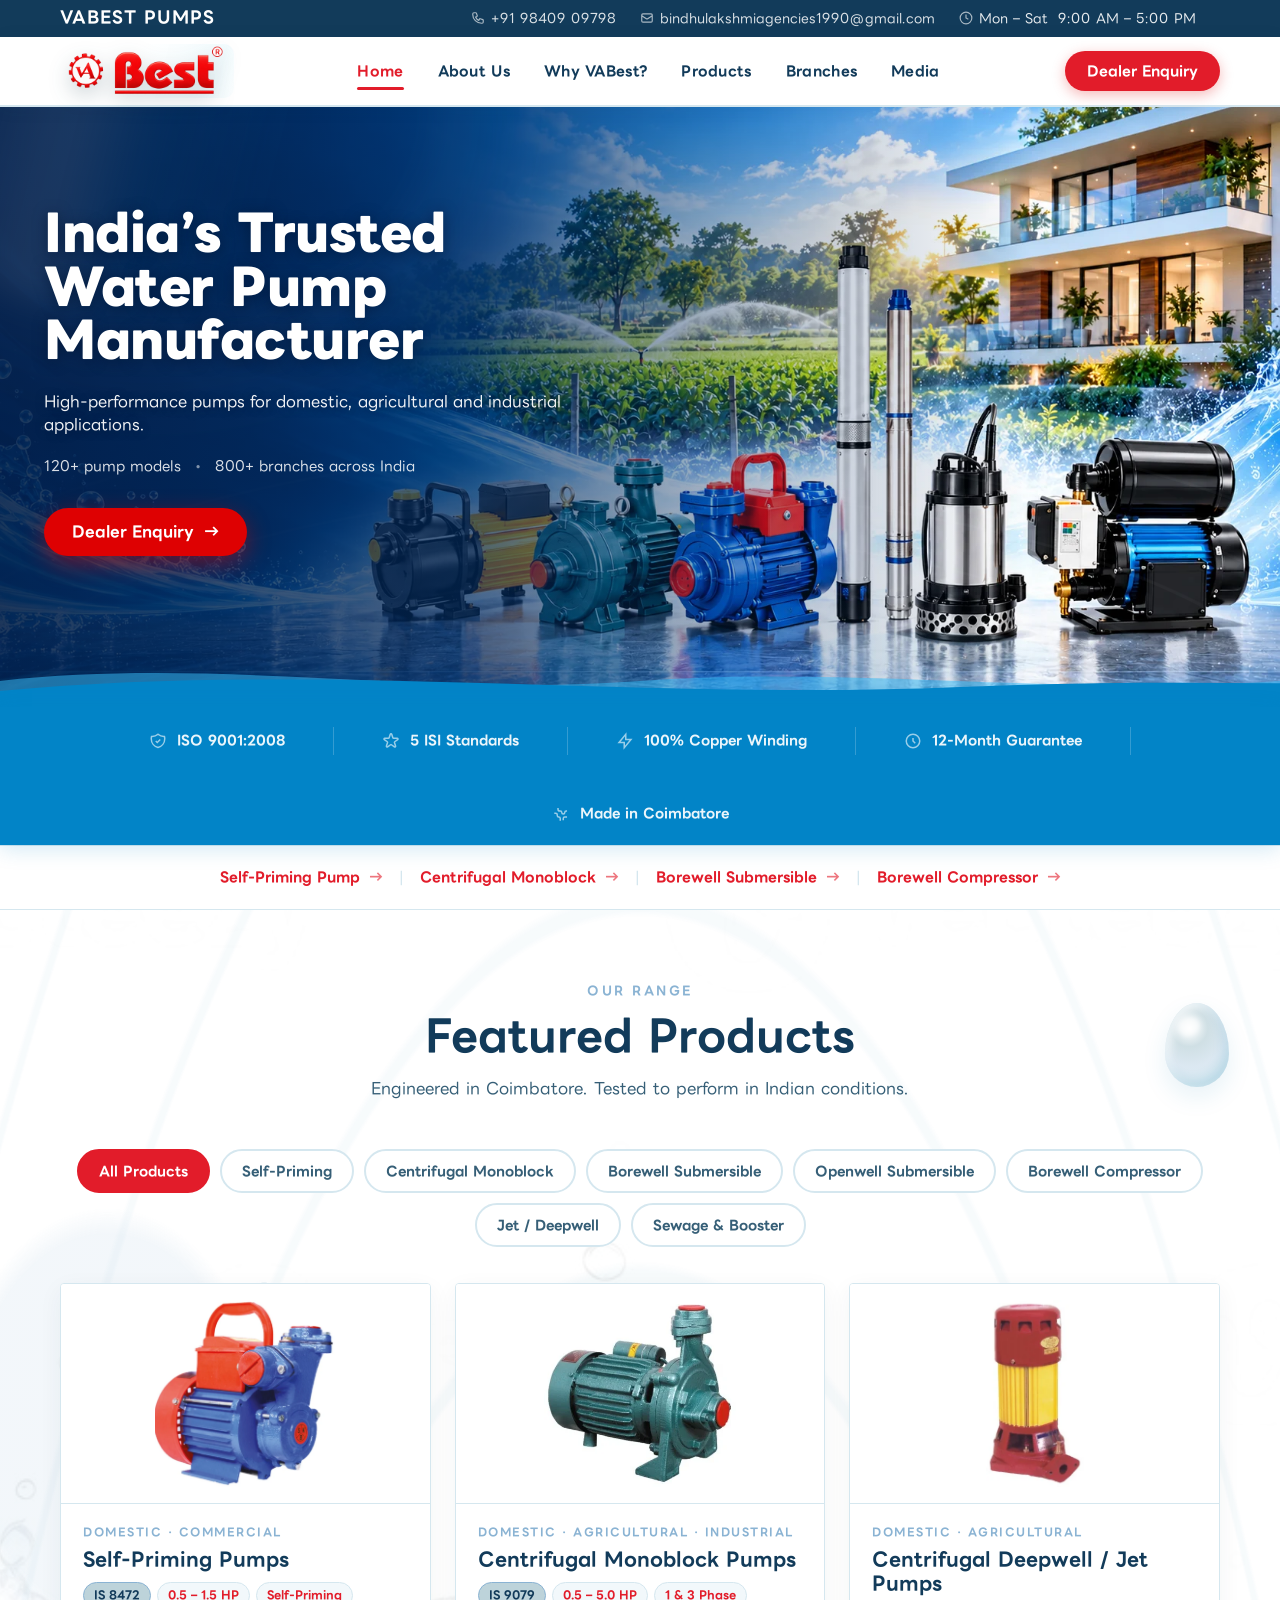
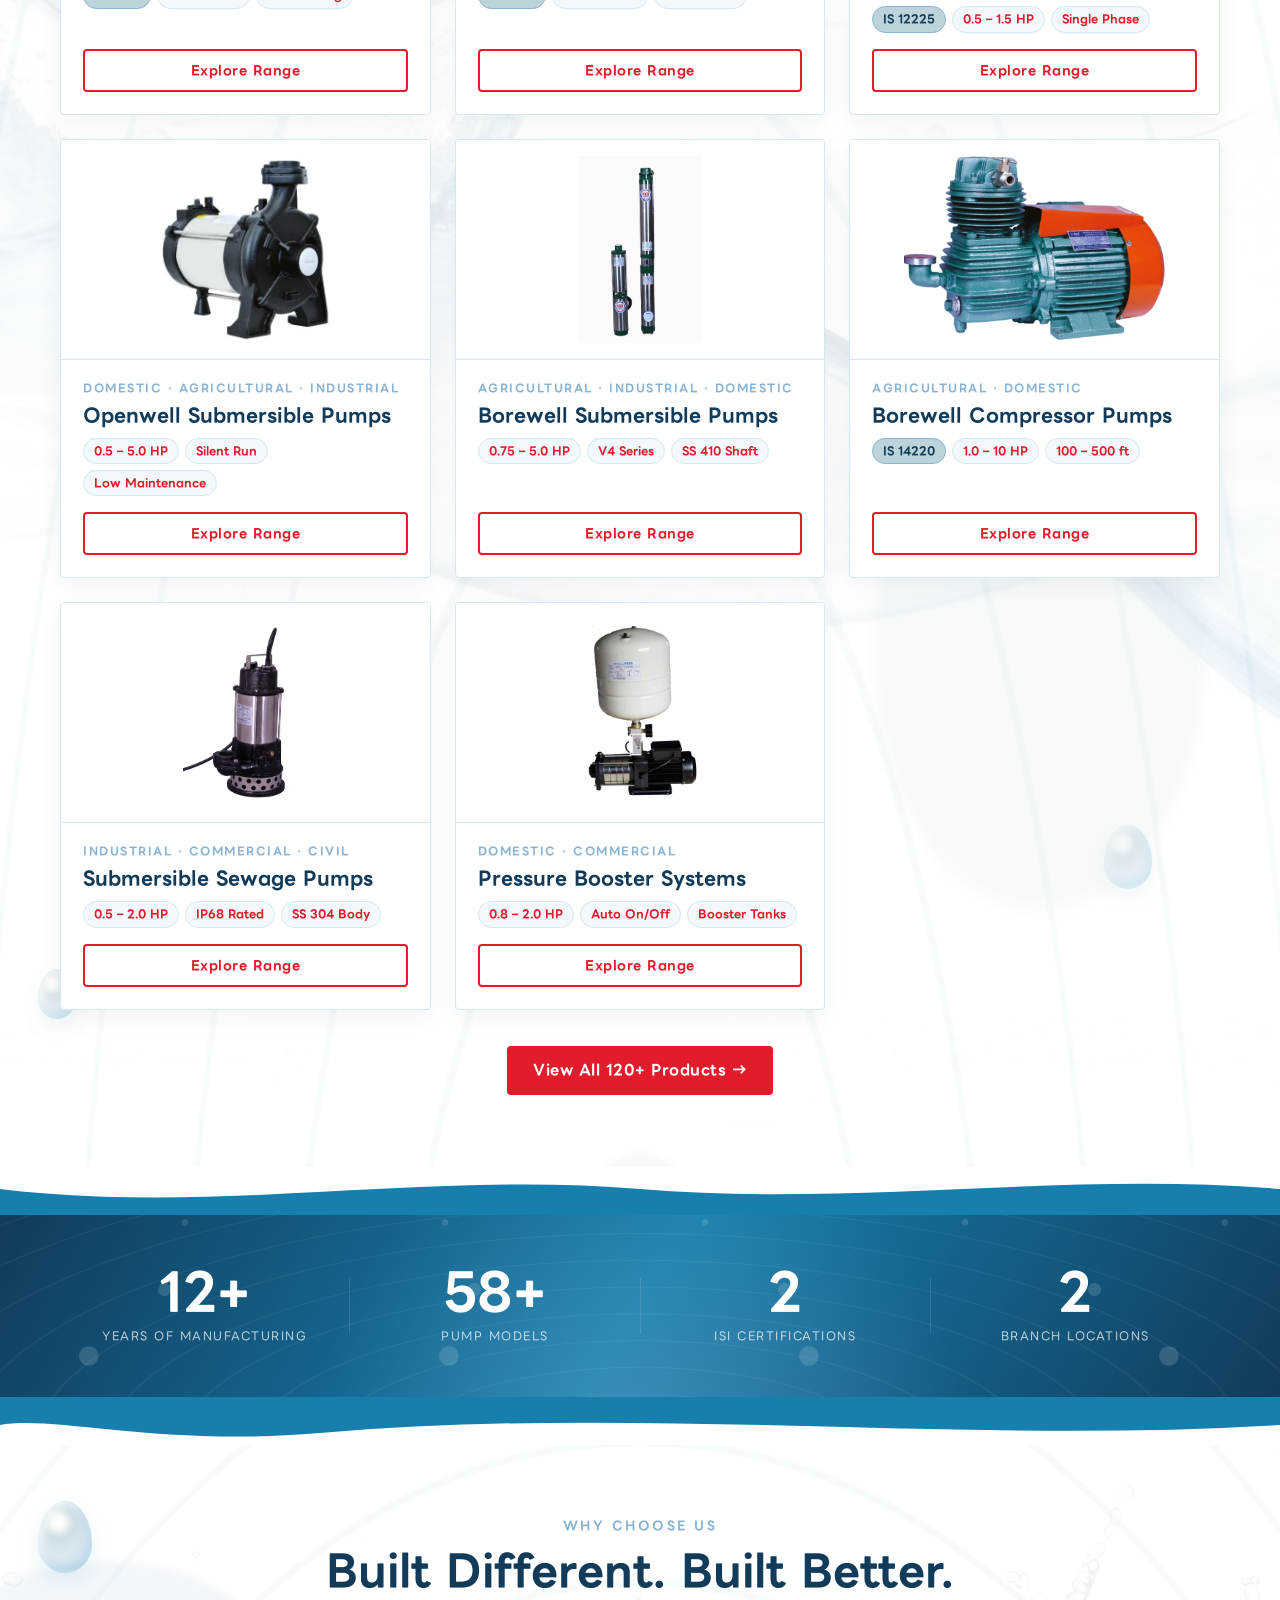
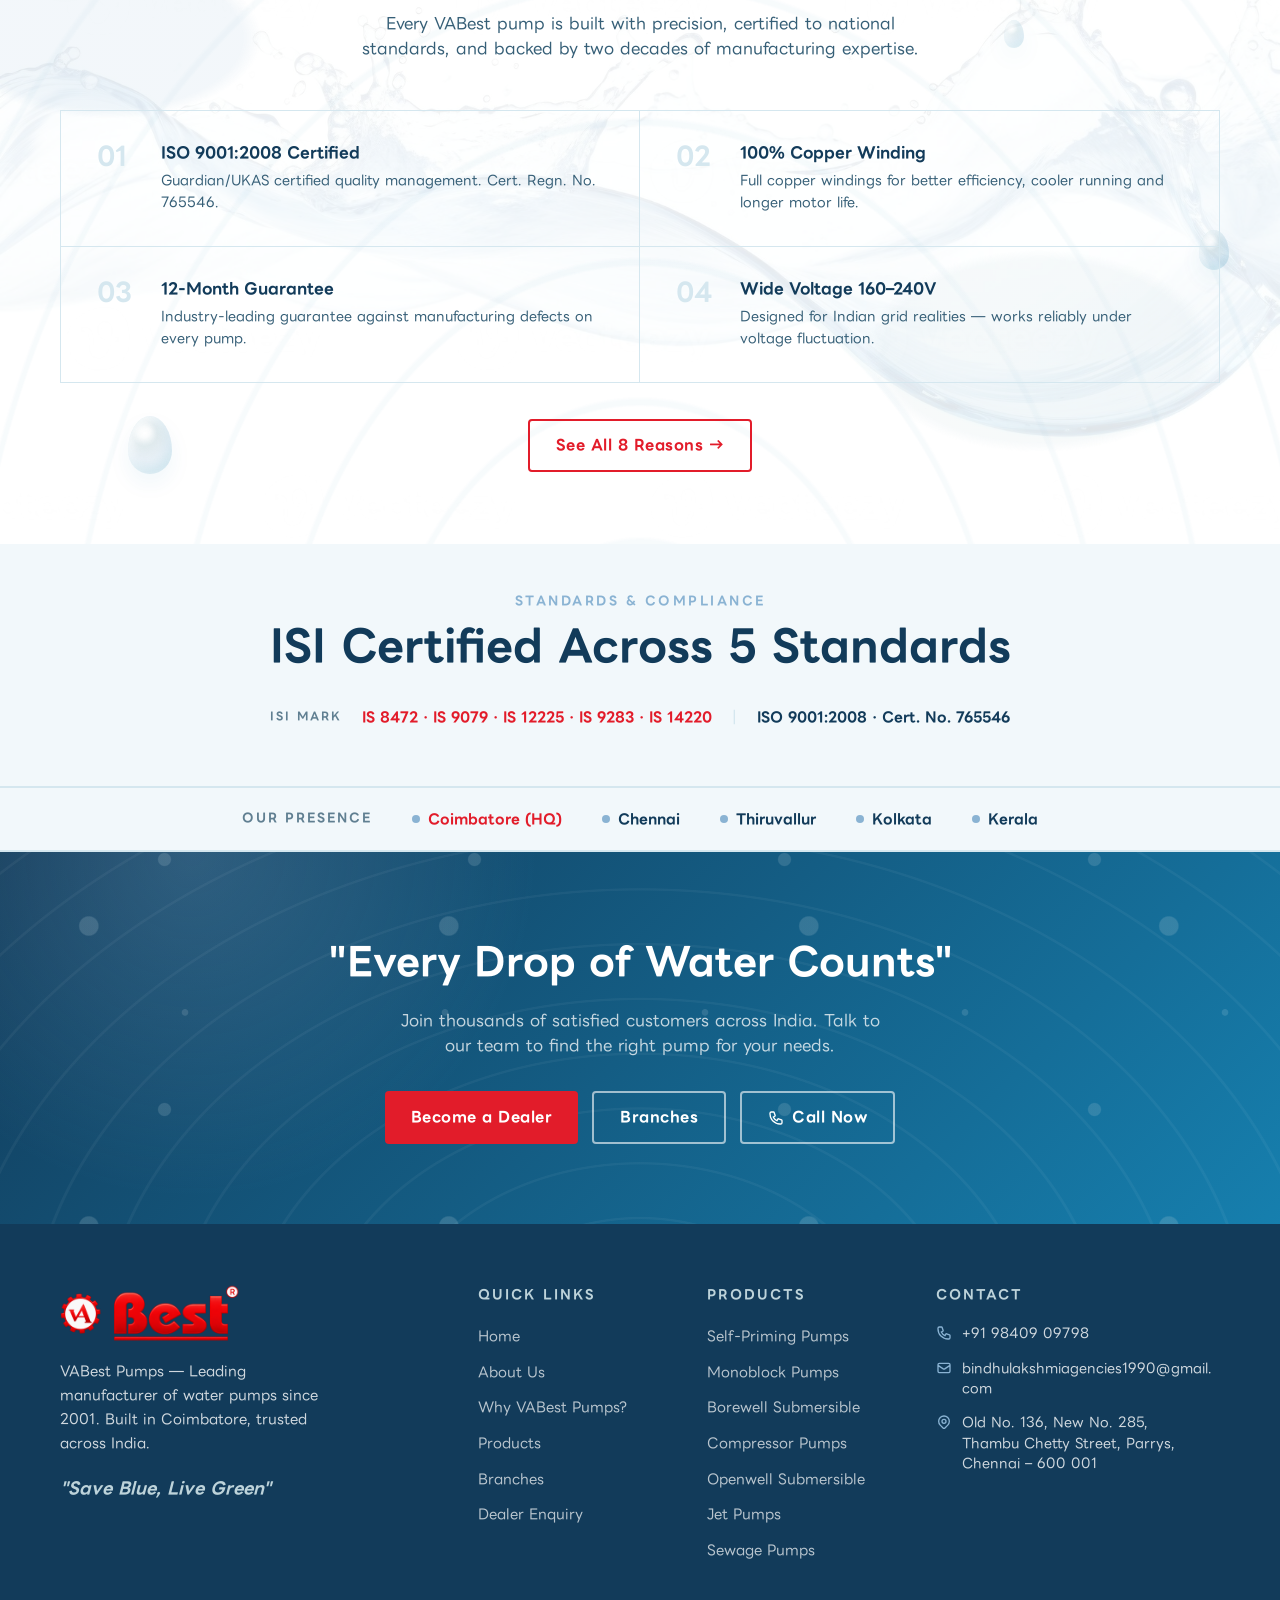
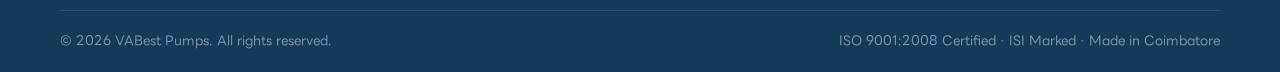
<file: index.html>
<!DOCTYPE html>
<html lang="en">
<head>
  <meta charset="UTF-8" />
  <meta name="viewport" content="width=device-width, initial-scale=1.0" />
  <title>VABest Pumps — Water Pump Manufacturer in Coimbatore | Borewell Compressors & Submersibles</title>
  <meta name="description" content="VABest Pumps — Leading manufacturer of water pumps since 2001. Specializing in Borewell Compressors, Centrifugal Monoblocks, and Submersible Pumps. ISI Certified." />
  <link rel="preconnect" href="https://fonts.googleapis.com" />
  <link rel="preconnect" href="https://fonts.gstatic.com" crossorigin />
  <link rel="preload" as="image" href="assets/images/hero-vabest-water-v2.png" fetchpriority="high" />
  <link rel="stylesheet" href="assets/css/style.css?v=23" />
<script type="application/ld+json">
{
  "@context": "https://schema.org",
  "@type": "LocalBusiness",
  "name": "VABest Pumps",
  "image": "https://vabest.vercel.app/assets/images/logo-vabest.png",
  "url": "https://vabest.vercel.app/",
  "telephone": "+919840909798",
  "email": "bindhulakshmiagencies1990@gmail.com",
  "address": {
    "@type": "PostalAddress",
    "streetAddress": "Old No. 136, New No. 285, Thambu Chetty Street",
    "addressLocality": "Coimbatore",
    "postalCode": "600001",
    "addressCountry": "IN"
  },
  "geo": {
    "@type": "GeoCoordinates",
    "latitude": 11.0263,
    "longitude": 77.0097
  },
  "openingHoursSpecification": {
    "@type": "OpeningHoursSpecification",
    "dayOfWeek": [
      "Monday",
      "Tuesday",
      "Wednesday",
      "Thursday",
      "Friday",
      "Saturday"
    ],
    "opens": "09:00",
    "closes": "17:00"
  }
}
  </script>
</head>
<body>

  <!-- TOP BAR -->
  <div class="top-bar">
    <div class="container">
      <span class="brand-name">VABEST PUMPS</span>
      <span class="info-item always">
        <svg width="14" height="14" fill="none" viewBox="0 0 24 24" stroke="currentColor" stroke-width="2"><path d="M3 5a2 2 0 012-2h3.28a1 1 0 01.948.684l1.498 4.493a1 1 0 01-.502 1.21l-2.257 1.13a11.042 11.042 0 005.516 5.516l1.13-2.257a1 1 0 011.21-.502l4.493 1.498a1 1 0 01.684.949V19a2 2 0 01-2 2h-1C9.716 21 3 14.284 3 6V5z"/></svg>
        <a href="tel:+919840909798">+91 98409 09798</a>
      </span>
      <span class="info-item always">
        <svg width="14" height="14" fill="none" viewBox="0 0 24 24" stroke="currentColor" stroke-width="2"><path d="M3 8l7.89 5.26a2 2 0 002.22 0L21 8M5 19h14a2 2 0 002-2V7a2 2 0 00-2-2H5a2 2 0 00-2 2v10a2 2 0 002 2z"/></svg>
        <a href="mailto:bindhulakshmiagencies1990@gmail.com">bindhulakshmiagencies<wbr>1990@gmail.com</a>
      </span>
      <span class="info-item">
        <svg width="14" height="14" fill="none" viewBox="0 0 24 24" stroke="currentColor" stroke-width="2"><circle cx="12" cy="12" r="10"/><path d="M12 6v6l4 2"/></svg>
        Mon – Sat &nbsp;9:00 AM – 5:00 PM
      </span>
    
      <span class="info-item lang-selector-wrap">
        <div id="google_translate_element"></div>
      </span>
    </div>
  </div>

  <!-- HEADER -->
  <header class="site-header">
    <div class="container">
      <div class="nav-wrap">
        <a href="index.html" class="logo">
          <img src="assets/images/logo-vabest.png" alt="VABest Pumps" class="logo-img" />
        </a>
        <nav class="main-nav">
          <a href="index.html" class="active">Home</a>
          <a href="about.html">About Us</a>
          <a href="why-vabest.html">Why VABest?</a>
          <a href="products.html">Products</a>
          <a href="branches.html">Branches</a>
          <a href="media.html">Media</a>
        </nav>
        <div class="nav-right">
          <a href="dealer.html" class="nav-cta">Dealer Enquiry</a>
          <div class="hamburger" id="menuBtn" aria-label="Open menu">
            <span></span><span></span><span></span>
          </div>
        </div>
      </div>
    </div>
  </header>

  <!-- MOBILE NAV -->
  <div class="mobile-nav" id="mobileNav">
    <div class="mobile-nav-header">
      <a href="index.html" class="logo">
        <img src="assets/images/logo-vabest.png" alt="VABest Pumps" class="logo-img" />
      </a>
      <span class="mobile-nav-close" id="menuClose">✕</span>
    </div>
    <ul>
      <li><a href="index.html">Home</a></li>
      <li><a href="about.html">About Us</a></li>
      <li><a href="why-vabest.html">Why VABest Pumps?</a></li>
      <li><a href="products.html">Products</a></li>
      <li><a href="branches.html">Branches</a></li>
      <li><a href="media.html">Media Gallery</a></li>
      <li><a href="dealer.html">Dealer Enquiry</a></li>
    </ul>
    <a href="dealer.html" class="btn btn-cta">Become a Dealer</a>
    <div class="mobile-top-info">
      <span>Mob <a href="tel:+919840909798">+91 98409 09798</a></span>
      <span>Email <a href="mailto:bindhulakshmiagencies1990@gmail.com">bindhulakshmiagencies1990@gmail.com</a></span>
      <span>Mon–Sat · 9AM–5PM</span>
    </div>
  </div>

  <!-- HERO FIRST FOLD -->
  <section class="hero hero-first-fold">
    <div class="hero-overlay-gradient"></div>
    <div class="container hero-container">
      <div class="hero-content">
        <h1 class="hero-title">India’s Trusted<br />Water Pump<br />Manufacturer</h1>
        <p class="hero-subtext">High-performance pumps for domestic, agricultural and industrial applications.</p>
        <div class="hero-meta">
          <span>120+ pump models</span>
          <span class="hero-meta-dot">•</span>
          <span>800+ branches across India</span>
        </div>
        <div class="hero-actions-wrap">
          <a href="dealer.html" class="btn-hero-primary">Dealer Enquiry <span class="arrow" aria-hidden="true">→</span></a>
        </div>
      </div>
    </div>
    <!-- animated water flow at hero bottom -->
    <div class="hero-waves" aria-hidden="true">
      <svg class="wave-back" viewBox="0 0 2880 70" preserveAspectRatio="none" xmlns="http://www.w3.org/2000/svg">
        <path fill="#38BDF8" d="M0,42 C240,18 480,58 720,42 C960,26 1200,58 1440,42 C1680,26 1920,58 2160,42 C2400,26 2640,58 2880,42 L2880,70 L0,70 Z"/>
      </svg>
      <svg class="wave-front" viewBox="0 0 2880 70" preserveAspectRatio="none" xmlns="http://www.w3.org/2000/svg">
        <path fill="#0284C7" d="M0,52 C360,22 720,62 1080,48 C1440,34 1800,60 2160,44 C2520,28 2700,56 2880,52 L2880,70 L0,70 Z"/>
      </svg>
    </div>
  </section>

  <!-- TRUST BAR -->
  <div class="trust-bar">
    <div class="container">
      <div class="trust-items">
        <div class="trust-item">
          <svg width="18" height="18" fill="none" viewBox="0 0 24 24" stroke="currentColor" stroke-width="2"><path d="M9 12l2 2 4-4m5.618-4.016A11.955 11.955 0 0112 2.944a11.955 11.955 0 01-8.618 3.04A12.02 12.02 0 003 9c0 5.591 3.824 10.29 9 11.622 5.176-1.332 9-6.03 9-11.622 0-1.042-.133-2.052-.382-3.016z"/></svg>
          ISO 9001:2008
        </div>
        <div class="trust-divider"></div>
        <div class="trust-item">
          <svg width="18" height="18" fill="none" viewBox="0 0 24 24" stroke="currentColor" stroke-width="2"><path d="M11.049 2.927c.3-.921 1.603-.921 1.902 0l1.519 4.674a1 1 0 00.95.69h4.915c.969 0 1.371 1.24.588 1.81l-3.976 2.888a1 1 0 00-.363 1.118l1.518 4.674c.3.922-.755 1.688-1.538 1.118l-3.976-2.888a1 1 0 00-1.176 0l-3.976 2.888c-.783.57-1.838-.197-1.538-1.118l1.518-4.674a1 1 0 00-.363-1.118l-3.976-2.888c-.784-.57-.38-1.81.588-1.81h4.914a1 1 0 00.951-.69l1.519-4.674z"/></svg>
          5 ISI Standards
        </div>
        <div class="trust-divider"></div>
        <div class="trust-item">
          <svg width="18" height="18" fill="none" viewBox="0 0 24 24" stroke="currentColor" stroke-width="2"><path d="M13 10V3L4 14h7v7l9-11h-7z"/></svg>
          100% Copper Winding
        </div>
        <div class="trust-divider"></div>
        <div class="trust-item">
          <svg width="18" height="18" fill="none" viewBox="0 0 24 24" stroke="currentColor" stroke-width="2"><path d="M12 8v4l3 3m6-3a9 9 0 11-18 0 9 9 0 0118 0z"/></svg>
          12-Month Guarantee
        </div>
        <div class="trust-divider"></div>
        <div class="trust-item">
          <svg width="18" height="18" fill="none" viewBox="0 0 24 24" stroke="currentColor" stroke-width="2"><path d="M3.055 11H5a2 2 0 012 2v1a2 2 0 002 2 2 2 0 012 2v2.945M8 3.935V5.5A2.5 2.5 0 0010.5 8h.5a2 2 0 012 2 2 2 0 104 0 2 2 0 012-2h1.064M15 20.488V18a2 2 0 012-2h3.064"/></svg>
          Made in Coimbatore
        </div>
      </div>
    </div>
  </div>

  <!-- APPLICATION STRIP -->
  <div class="app-strip">
    <div class="container">
      <div class="app-strip-links">
        <a href="products.html?filter=regenerative" class="app-link">Self-Priming Pump <span>→</span></a>
        <span class="app-div">|</span>
        <a href="products.html?filter=monoblock" class="app-link">Centrifugal Monoblock <span>→</span></a>
        <span class="app-div">|</span>
        <a href="products.html?filter=borewell-sub" class="app-link">Borewell Submersible <span>→</span></a>
        <span class="app-div">|</span>
        <a href="products.html?filter=compressor" class="app-link">Borewell Compressor <span>→</span></a>
      </div>
    </div>
  </div>

  <!-- FEATURED PRODUCTS -->
  <section class="section section-drops">
    <div class="drops-layer" aria-hidden="true">
      <div class="wd" style="width:64px;height:84px;top:5%;right:4%;"></div>
      <div class="wd" style="width:38px;height:50px;bottom:8%;left:3%;opacity:0.75;"></div>
      <div class="wd" style="width:22px;height:30px;top:40%;right:16%;opacity:0.6;"></div>
      <div class="wd" style="width:48px;height:64px;bottom:15%;right:10%;opacity:0.65;"></div>
      <div class="wd" style="width:16px;height:22px;top:20%;left:20%;opacity:0.5;"></div>
    </div>
    <div class="container">
      <div class="section-header">
        <div class="eyebrow">Our Range</div>
        <h2>Featured Products</h2>
        <p>Engineered in Coimbatore. Tested to perform in Indian conditions.</p>
      </div>

      <!-- Tab sets for products -->
      <div class="filter-bar" id="homeFilterBar" style="justify-content: center; margin-bottom: 36px;">
        <button class="filter-btn active" data-filter="all">All Products</button>
        <button class="filter-btn" data-filter="regenerative">Self-Priming</button>
        <button class="filter-btn" data-filter="monoblock">Centrifugal Monoblock</button>
        <button class="filter-btn" data-filter="borewell-sub">Borewell Submersible</button>
        <button class="filter-btn" data-filter="openwell">Openwell Submersible</button>
        <button class="filter-btn" data-filter="compressor">Borewell Compressor</button>
        <button class="filter-btn" data-filter="jet">Jet / Deepwell</button>
        <button class="filter-btn" data-filter="sewage">Sewage &amp; Booster</button>
      </div>
      <div class="products-grid">
        <!-- 1. Centrifugal Regenerative Pumps -->
        <div class="product-card" data-cat="regenerative">
          <div class="product-img-wrap" onclick="openLightbox('assets/images/type-regenerative.webp')">
            <picture>
              <source srcset="assets/images/type-regenerative.webp" type="image/webp" />
              <img src="assets/images/type-regenerative.jpg" alt="Self-Priming Pump" loading="lazy" decoding="async" width="743" height="773" />
            </picture>
            <div class="zoom-overlay">
              <svg width="24" height="24" fill="none" viewBox="0 0 24 24" stroke="currentColor" stroke-width="2">
                <path d="M21 21l-6-6m2-5a7 7 0 11-14 0 7 7 0 0114 0zM10 7v6m3-3H7"/>
              </svg>
            </div>
          </div>
          <div class="product-info">
            <div class="product-category">Domestic · Commercial</div>
            <div class="product-name">Self-Priming Pumps</div>
            <div class="product-chips">
              <span class="chip isi">IS 8472</span>
              <span class="chip">0.5 – 1.5 HP</span>
              <span class="chip">Self-Priming</span>
            </div>
            <a href="products.html?filter=regenerative" class="btn btn-outline btn-sm">Explore Range</a>
          </div>
        </div>
        <!-- 2. Centrifugal Monoblock Pumps -->
        <div class="product-card" data-cat="monoblock">
          <div class="product-img-wrap" onclick="openLightbox('assets/images/type-monoblock.webp')">
            <picture>
              <source srcset="assets/images/type-monoblock.webp" type="image/webp" />
              <img src="assets/images/type-monoblock.jpg" alt="Centrifugal Monoblock Pump" loading="lazy" decoding="async" width="361" height="350" />
            </picture>
            <div class="zoom-overlay">
              <svg width="24" height="24" fill="none" viewBox="0 0 24 24" stroke="currentColor" stroke-width="2">
                <path d="M21 21l-6-6m2-5a7 7 0 11-14 0 7 7 0 0114 0zM10 7v6m3-3H7"/>
              </svg>
            </div>
          </div>
          <div class="product-info">
            <div class="product-category">Domestic · Agricultural · Industrial</div>
            <div class="product-name">Centrifugal Monoblock Pumps</div>
            <div class="product-chips">
              <span class="chip isi">IS 9079</span>
              <span class="chip">0.5 – 5.0 HP</span>
              <span class="chip">1 &amp; 3 Phase</span>
            </div>
            <a href="products.html?filter=monoblock" class="btn btn-outline btn-sm">Explore Range</a>
          </div>
        </div>
        <!-- 3. Centrifugal Deepwell / Jet Pumps -->
        <div class="product-card" data-cat="jet">
          <div class="product-img-wrap" onclick="openLightbox('assets/images/type-jet.webp')">
            <picture>
              <source srcset="assets/images/type-jet.webp" type="image/webp" />
              <img src="assets/images/type-jet.jpg" alt="Centrifugal Deepwell / Jet Pump" loading="lazy" decoding="async" width="209" height="398" />
            </picture>
            <div class="zoom-overlay">
              <svg width="24" height="24" fill="none" viewBox="0 0 24 24" stroke="currentColor" stroke-width="2">
                <path d="M21 21l-6-6m2-5a7 7 0 11-14 0 7 7 0 0114 0zM10 7v6m3-3H7"/>
              </svg>
            </div>
          </div>
          <div class="product-info">
            <div class="product-category">Domestic · Agricultural</div>
            <div class="product-name">Centrifugal Deepwell / Jet Pumps</div>
            <div class="product-chips">
              <span class="chip isi">IS 12225</span>
              <span class="chip">0.5 – 1.5 HP</span>
              <span class="chip">Single Phase</span>
            </div>
            <a href="products.html?filter=jet" class="btn btn-outline btn-sm">Explore Range</a>
          </div>
        </div>
        <!-- 4. Openwell Submersible Pumps -->
        <div class="product-card" data-cat="openwell">
          <div class="product-img-wrap" onclick="openLightbox('assets/images/type-openwell.webp')">
            <picture>
              <source srcset="assets/images/type-openwell.webp" type="image/webp" />
              <img src="assets/images/type-openwell.jpg" alt="Openwell Submersible Pump" loading="lazy" decoding="async" width="366" height="396" />
            </picture>
            <div class="zoom-overlay">
              <svg width="24" height="24" fill="none" viewBox="0 0 24 24" stroke="currentColor" stroke-width="2">
                <path d="M21 21l-6-6m2-5a7 7 0 11-14 0 7 7 0 0114 0zM10 7v6m3-3H7"/>
              </svg>
            </div>
          </div>
          <div class="product-info">
            <div class="product-category">Domestic · Agricultural · Industrial</div>
            <div class="product-name">Openwell Submersible Pumps</div>
            <div class="product-chips">
              <span class="chip">0.5 – 5.0 HP</span>
              <span class="chip">Silent Run</span>
              <span class="chip">Low Maintenance</span>
            </div>
            <a href="products.html?filter=openwell" class="btn btn-outline btn-sm">Explore Range</a>
          </div>
        </div>
        <!-- 5. Borewell Submersible Pumps -->
        <div class="product-card" data-cat="borewell-sub">
          <div class="product-img-wrap" onclick="openLightbox('assets/images/type-borewell-sub.webp')">
            <picture>
              <source srcset="assets/images/type-borewell-sub.webp" type="image/webp" />
              <img src="assets/images/type-borewell-sub.jpg" alt="Borewell Submersible Pump" loading="lazy" decoding="async" width="682" height="1024" />
            </picture>
            <div class="zoom-overlay">
              <svg width="24" height="24" fill="none" viewBox="0 0 24 24" stroke="currentColor" stroke-width="2">
                <path d="M21 21l-6-6m2-5a7 7 0 11-14 0 7 7 0 0114 0zM10 7v6m3-3H7"/>
              </svg>
            </div>
          </div>
          <div class="product-info">
            <div class="product-category">Agricultural · Industrial · Domestic</div>
            <div class="product-name">Borewell Submersible Pumps</div>
            <div class="product-chips">
              <span class="chip">0.75 – 5.0 HP</span>
              <span class="chip">V4 Series</span>
              <span class="chip">SS 410 Shaft</span>
            </div>
            <a href="products.html?filter=borewell-sub" class="btn btn-outline btn-sm">Explore Range</a>
          </div>
        </div>
        <!-- 6. Borewell Compressor Pumps -->
        <div class="product-card" data-cat="compressor">
          <div class="product-img-wrap" onclick="openLightbox('assets/images/type-compressor.webp')">
            <picture>
              <source srcset="assets/images/type-compressor.webp" type="image/webp" />
              <img src="assets/images/type-compressor.jpg" alt="Borewell Compressor Pump" loading="lazy" decoding="async" width="811" height="579" />
            </picture>
            <div class="zoom-overlay">
              <svg width="24" height="24" fill="none" viewBox="0 0 24 24" stroke="currentColor" stroke-width="2">
                <path d="M21 21l-6-6m2-5a7 7 0 11-14 0 7 7 0 0114 0zM10 7v6m3-3H7"/>
              </svg>
            </div>
          </div>
          <div class="product-info">
            <div class="product-category">Agricultural · Domestic</div>
            <div class="product-name">Borewell Compressor Pumps</div>
            <div class="product-chips">
              <span class="chip isi">IS 14220</span>
              <span class="chip">1.0 – 10 HP</span>
              <span class="chip">100 – 500 ft</span>
            </div>
            <a href="products.html?filter=compressor" class="btn btn-outline btn-sm">Explore Range</a>
          </div>
        </div>
        <!-- 7. Submersible Sewage Pumps -->
        <div class="product-card" data-cat="sewage">
          <div class="product-img-wrap" onclick="openLightbox('assets/images/type-sewage.webp')">
            <picture>
              <source srcset="assets/images/type-sewage.webp" type="image/webp" />
              <img src="assets/images/type-sewage.png" alt="Submersible Sewage Pump" loading="lazy" decoding="async" width="681" height="1024" />
            </picture>
            <div class="zoom-overlay">
              <svg width="24" height="24" fill="none" viewBox="0 0 24 24" stroke="currentColor" stroke-width="2">
                <path d="M21 21l-6-6m2-5a7 7 0 11-14 0 7 7 0 0114 0zM10 7v6m3-3H7"/>
              </svg>
            </div>
          </div>
          <div class="product-info">
            <div class="product-category">Industrial · Commercial · Civil</div>
            <div class="product-name">Submersible Sewage Pumps</div>
            <div class="product-chips">
              <span class="chip">0.5 – 2.0 HP</span>
              <span class="chip">IP68 Rated</span>
              <span class="chip">SS 304 Body</span>
            </div>
            <a href="products.html?filter=sewage" class="btn btn-outline btn-sm">Explore Range</a>
          </div>
        </div>
        <!-- 8. Pressure Booster Systems -->
        <div class="product-card" data-cat="sewage booster">
          <div class="product-img-wrap" onclick="openLightbox('assets/images/type-booster.webp')">
            <picture>
              <source srcset="assets/images/type-booster.webp" type="image/webp" />
              <img src="assets/images/type-booster.jpg" alt="Pressure Booster System" loading="lazy" decoding="async" width="696" height="1024" />
            </picture>
            <div class="zoom-overlay">
              <svg width="24" height="24" fill="none" viewBox="0 0 24 24" stroke="currentColor" stroke-width="2">
                <path d="M21 21l-6-6m2-5a7 7 0 11-14 0 7 7 0 0114 0zM10 7v6m3-3H7"/>
              </svg>
            </div>
          </div>
          <div class="product-info">
            <div class="product-category">Domestic · Commercial</div>
            <div class="product-name">Pressure Booster Systems</div>
            <div class="product-chips">
              <span class="chip">0.8 – 2.0 HP</span>
              <span class="chip">Auto On/Off</span>
              <span class="chip">Booster Tanks</span>
            </div>
            <a href="products.html?filter=booster" class="btn btn-outline btn-sm">Explore Range</a>
          </div>
        </div>
      </div>
      <div style="text-align:center; margin-top:36px;">
        <a href="products.html" class="btn btn-primary">View All 120+ Products →</a>
      </div>
    </div>
  </section>

  <!-- Wave divider: white → dark (animated) -->
  <div class="wave-divider-anim" aria-hidden="true">
    <svg viewBox="0 0 2880 50" preserveAspectRatio="none" xmlns="http://www.w3.org/2000/svg">
      <path fill="#167FAE" d="M0,22 C240,48 480,4 720,22 C960,40 1200,4 1440,22 C1680,40 1920,4 2160,22 C2400,40 2640,4 2880,22 L2880,50 L0,50 Z"/>
    </svg>
  </div>

  <!-- STATS BAND -->
  <div class="stats-band">
    <div class="container">
      <div class="stats-row">
        <div class="stat-item">
          <div class="stat-number" data-target="25" data-suffix="+">25+</div>
          <div class="stat-label">Years of Manufacturing</div>
        </div>
        <div class="stat-rule"></div>
        <div class="stat-item">
          <div class="stat-number" data-target="120" data-suffix="+">120+</div>
          <div class="stat-label">Pump Models</div>
        </div>
        <div class="stat-rule"></div>
        <div class="stat-item">
          <div class="stat-number" data-target="5">5</div>
          <div class="stat-label">ISI Certifications</div>
        </div>
        <div class="stat-rule"></div>
        <div class="stat-item">
          <div class="stat-number" data-target="5">5</div>
          <div class="stat-label">Branch Locations</div>
        </div>
      </div>
    </div>
  </div>

  <!-- Wave divider: dark → white -->
  <div class="wave-divider wave-divider-inv" aria-hidden="true">
    <svg viewBox="0 0 1440 50" preserveAspectRatio="none" xmlns="http://www.w3.org/2000/svg">
      <path fill="#167FAE" d="M0,0 L1440,0 L1440,30 C1080,50 720,10 360,38 C180,52 60,20 0,30 Z"/>
    </svg>
  </div>

  <!-- WHY VABest TEASER -->
  <section class="section section-drops">
    <div class="drops-layer" aria-hidden="true">
      <div class="wd" style="width:54px;height:72px;top:8%;left:3%;"></div>
      <div class="wd" style="width:30px;height:40px;top:55%;right:4%;opacity:0.7;"></div>
      <div class="wd" style="width:20px;height:28px;top:25%;right:20%;opacity:0.55;"></div>
      <div class="wd" style="width:44px;height:58px;bottom:10%;left:10%;opacity:0.65;"></div>
    </div>
    <div class="container">
      <div class="section-header">
        <div class="eyebrow">Why Choose Us</div>
        <h2>Built Different. Built Better.</h2>
        <p>Every VABest pump is built with precision, certified to national standards, and backed by two decades of manufacturing expertise.</p>
      </div>
      <div class="why-list">
        <div class="why-item">
          <div class="why-num">01</div>
          <div class="why-text">
            <h3>ISO 9001:2008 Certified</h3>
            <p>Guardian/UKAS certified quality management. Cert. Regn. No. 765546.</p>
          </div>
        </div>
        <div class="why-item">
          <div class="why-num">02</div>
          <div class="why-text">
            <h3>100% Copper Winding</h3>
            <p>Full copper windings for better efficiency, cooler running and longer motor life.</p>
          </div>
        </div>
        <div class="why-item">
          <div class="why-num">03</div>
          <div class="why-text">
            <h3>12-Month Guarantee</h3>
            <p>Industry-leading guarantee against manufacturing defects on every pump.</p>
          </div>
        </div>
        <div class="why-item">
          <div class="why-num">04</div>
          <div class="why-text">
            <h3>Wide Voltage 160–240V</h3>
            <p>Designed for Indian grid realities — works reliably under voltage fluctuation.</p>
          </div>
        </div>
      </div>
      <div style="text-align:center; margin-top:36px;">
        <a href="why-vabest.html" class="btn btn-outline">See All 8 Reasons →</a>
      </div>
    </div>
  </section>

  <!-- CERTIFICATIONS -->
  <section class="section-sm section-bg">
    <div class="container">
      <div class="section-header" style="margin-bottom:24px;">
        <div class="eyebrow">Standards &amp; Compliance</div>
        <h2>ISI Certified Across 5 Standards</h2>
      </div>
      <div class="cert-text-row" translate="no">
        <span class="cert-label">ISI Mark</span>
        <span class="cert-standards">IS 8472 · IS 9079 · IS 12225 · IS 9283 · IS 14220</span>
        <span class="cert-pipe">|</span>
        <span class="cert-iso">ISO 9001:2008 · Cert. No. 765546</span>
      </div>
    </div>
  </section>

  <!-- BRANCHES -->
  <div class="branch-strip">
    <div class="container">
      <div class="branch-items">
         <span style="font-size:0.78rem;font-weight:700;letter-spacing:2px;text-transform:uppercase;color:var(--text-light);font-family:var(--font-sub);">Our Presence</span>
        <div class="branch-item"><span class="dot"></span><span class="hq">Coimbatore (HQ)</span></div>
        <div class="branch-item"><span class="dot"></span>Chennai</div>
        <div class="branch-item"><span class="dot"></span>Thiruvallur</div>
        <div class="branch-item"><span class="dot"></span>Kolkata</div>
        <div class="branch-item"><span class="dot"></span>Kerala</div>
      </div>
    </div>
  </div>

  <!-- CTA -->
  <section class="cta-section">
    <div class="container">
      <h2>"Every Drop of Water Counts"</h2>
      <p>Join thousands of satisfied customers across India. Talk to our team to find the right pump for your needs.</p>
      <div class="cta-actions">
        <a href="dealer.html" class="btn btn-cta">Become a Dealer</a>
        <a href="branches.html" class="btn btn-outline-white">Branches</a>
        <a href="tel:+919840909798" class="btn btn-outline-white">
          <svg width="16" height="16" fill="none" viewBox="0 0 24 24" stroke="currentColor" stroke-width="2"><path d="M3 5a2 2 0 012-2h3.28a1 1 0 01.948.684l1.498 4.493a1 1 0 01-.502 1.21l-2.257 1.13a11.042 11.042 0 005.516 5.516l1.13-2.257a1 1 0 011.21-.502l4.493 1.498a1 1 0 01.684.949V19a2 2 0 01-2 2h-1C9.716 21 3 14.284 3 6V5z"/></svg>
          Call Now
        </a>
      </div>
    </div>
  </section>

    <!-- FOOTER -->
  <footer class="site-footer">
    <div class="container">
      <div class="footer-grid">
        <div class="footer-brand">
          <img src="assets/images/logo-vabest.png" alt="VABest" class="footer-emblem" />
          <p>VABest Pumps — Leading manufacturer of water pumps since 2001. Built in Coimbatore, trusted across India.</p>
          <div class="footer-tagline">"Save Blue, Live Green"</div>
        </div>
        <div class="footer-col">
          <h4>Quick Links</h4>
          <ul>
            <li><a href="index.html">Home</a></li>
            <li><a href="about.html">About Us</a></li>
            <li><a href="why-vabest.html">Why VABest Pumps?</a></li>
            <li><a href="products.html">Products</a></li>
            <li><a href="branches.html">Branches</a></li>
            <li><a href="dealer.html">Dealer Enquiry</a></li>
          </ul>
        </div>
        <div class="footer-col">
          <h4>Products</h4>
          <ul>
            <li><a href="products.html">Self-Priming Pumps</a></li>
            <li><a href="products.html">Monoblock Pumps</a></li>
            <li><a href="products.html">Borewell Submersible</a></li>
            <li><a href="products.html">Compressor Pumps</a></li>
            <li><a href="products.html">Openwell Submersible</a></li>
            <li><a href="products.html">Jet Pumps</a></li>
            <li><a href="products.html">Sewage Pumps</a></li>
          </ul>
        </div>
        <div class="footer-col">
          <h4>Contact</h4>
          <div class="footer-contact">
            <div class="contact-item">
              <svg width="16" height="16" fill="none" viewBox="0 0 24 24" stroke="currentColor" stroke-width="2"><path d="M3 5a2 2 0 012-2h3.28a1 1 0 01.948.684l1.498 4.493a1 1 0 01-.502 1.21l-2.257 1.13a11.042 11.042 0 005.516 5.516l1.13-2.257a1 1 0 011.21-.502l4.493 1.498a1 1 0 01.684.949V19a2 2 0 01-2 2h-1C9.716 21 3 14.284 3 6V5z"/></svg>
              <p><a href="tel:+919840909798">+91 98409 09798</a></p>
            </div>
            <div class="contact-item">
              <svg width="16" height="16" fill="none" viewBox="0 0 24 24" stroke="currentColor" stroke-width="2"><path d="M3 8l7.89 5.26a2 2 0 002.22 0L21 8M5 19h14a2 2 0 002-2V7a2 2 0 00-2-2H5a2 2 0 00-2 2v10a2 2 0 002 2z"/></svg>
              <p><a href="mailto:bindhulakshmiagencies1990@gmail.com">bindhulakshmiagencies1990@gmail.com</a></p>
            </div>
            <div class="contact-item">
              <svg width="16" height="16" fill="none" viewBox="0 0 24 24" stroke="currentColor" stroke-width="2"><path d="M17.657 16.657L13.414 20.9a1.998 1.998 0 01-2.827 0l-4.244-4.243a8 8 0 1111.314 0z"/><path d="M15 11a3 3 0 11-6 0 3 3 0 016 0z"/></svg>
              <p>Old No. 136, New No. 285,<br/>Thambu Chetty Street, Parrys,<br/>Chennai – 600 001</p>
            </div>
          </div>
        </div>
      </div>
      <div class="footer-bottom">
        <span>© 2026 VABest Pumps. All rights reserved.</span>
        <span>ISO 9001:2008 Certified · ISI Marked · Made in Coimbatore</span>
      </div>
    </div>
  </footer>

  <script src="assets/js/main.js"></script>

  
  <script>
    function googleTranslateElementInit() {
      new google.translate.TranslateElement({
        pageLanguage: 'en',
        includedLanguages: 'hi,ta,ml,bn',
        layout: google.translate.TranslateElement.InlineLayout.SIMPLE,
        autoDisplay: false
      }, 'google_translate_element');
    }
  </script>
  <script src="//translate.google.com/translate_a/element.js?cb=googleTranslateElementInit"></script>

  <!-- LIGHTBOX MODAL -->
  <div id="lightboxModal" class="lightbox-modal" onclick="closeLightbox()">
    <span class="lightbox-close" onclick="closeLightbox()">&times;</span>
    <img class="lightbox-content" id="lightboxImg" alt="Pump Full View" onclick="event.stopPropagation()" />
  </div>
</body>
</html>
</file>
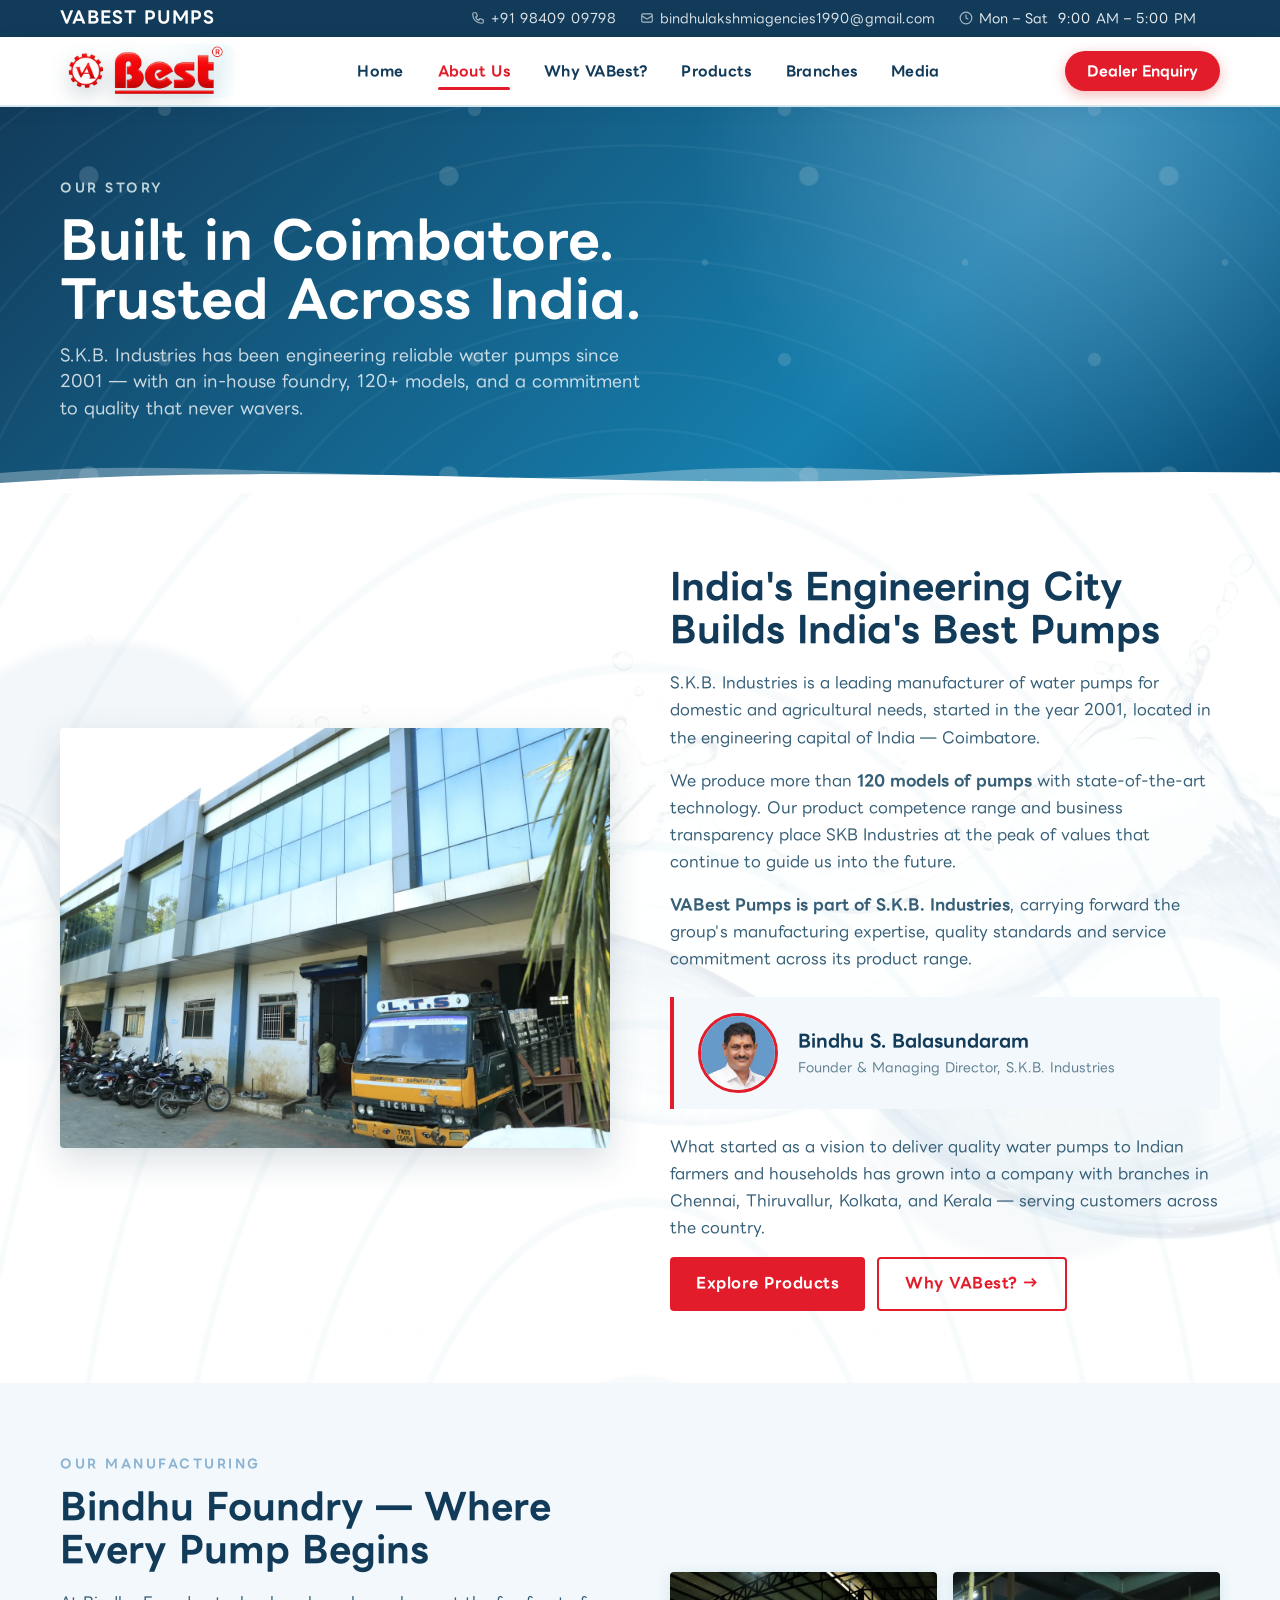
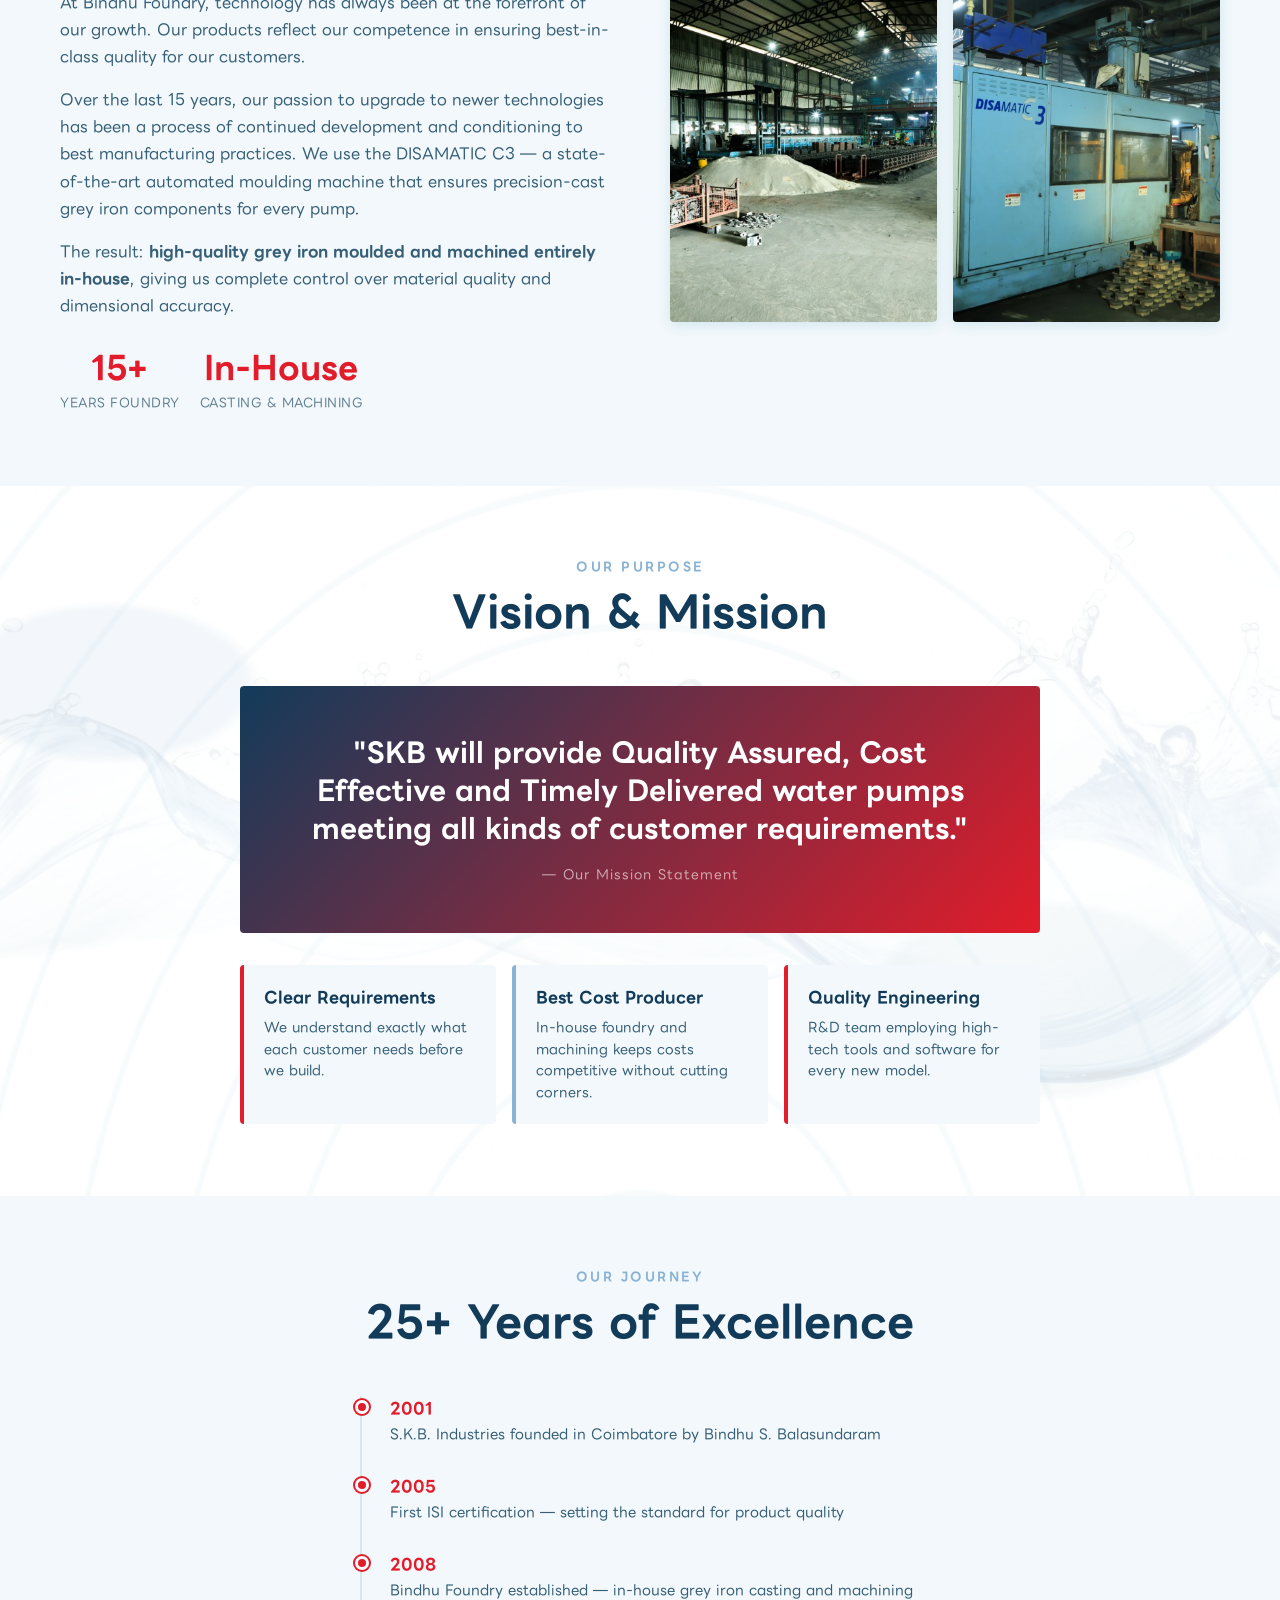
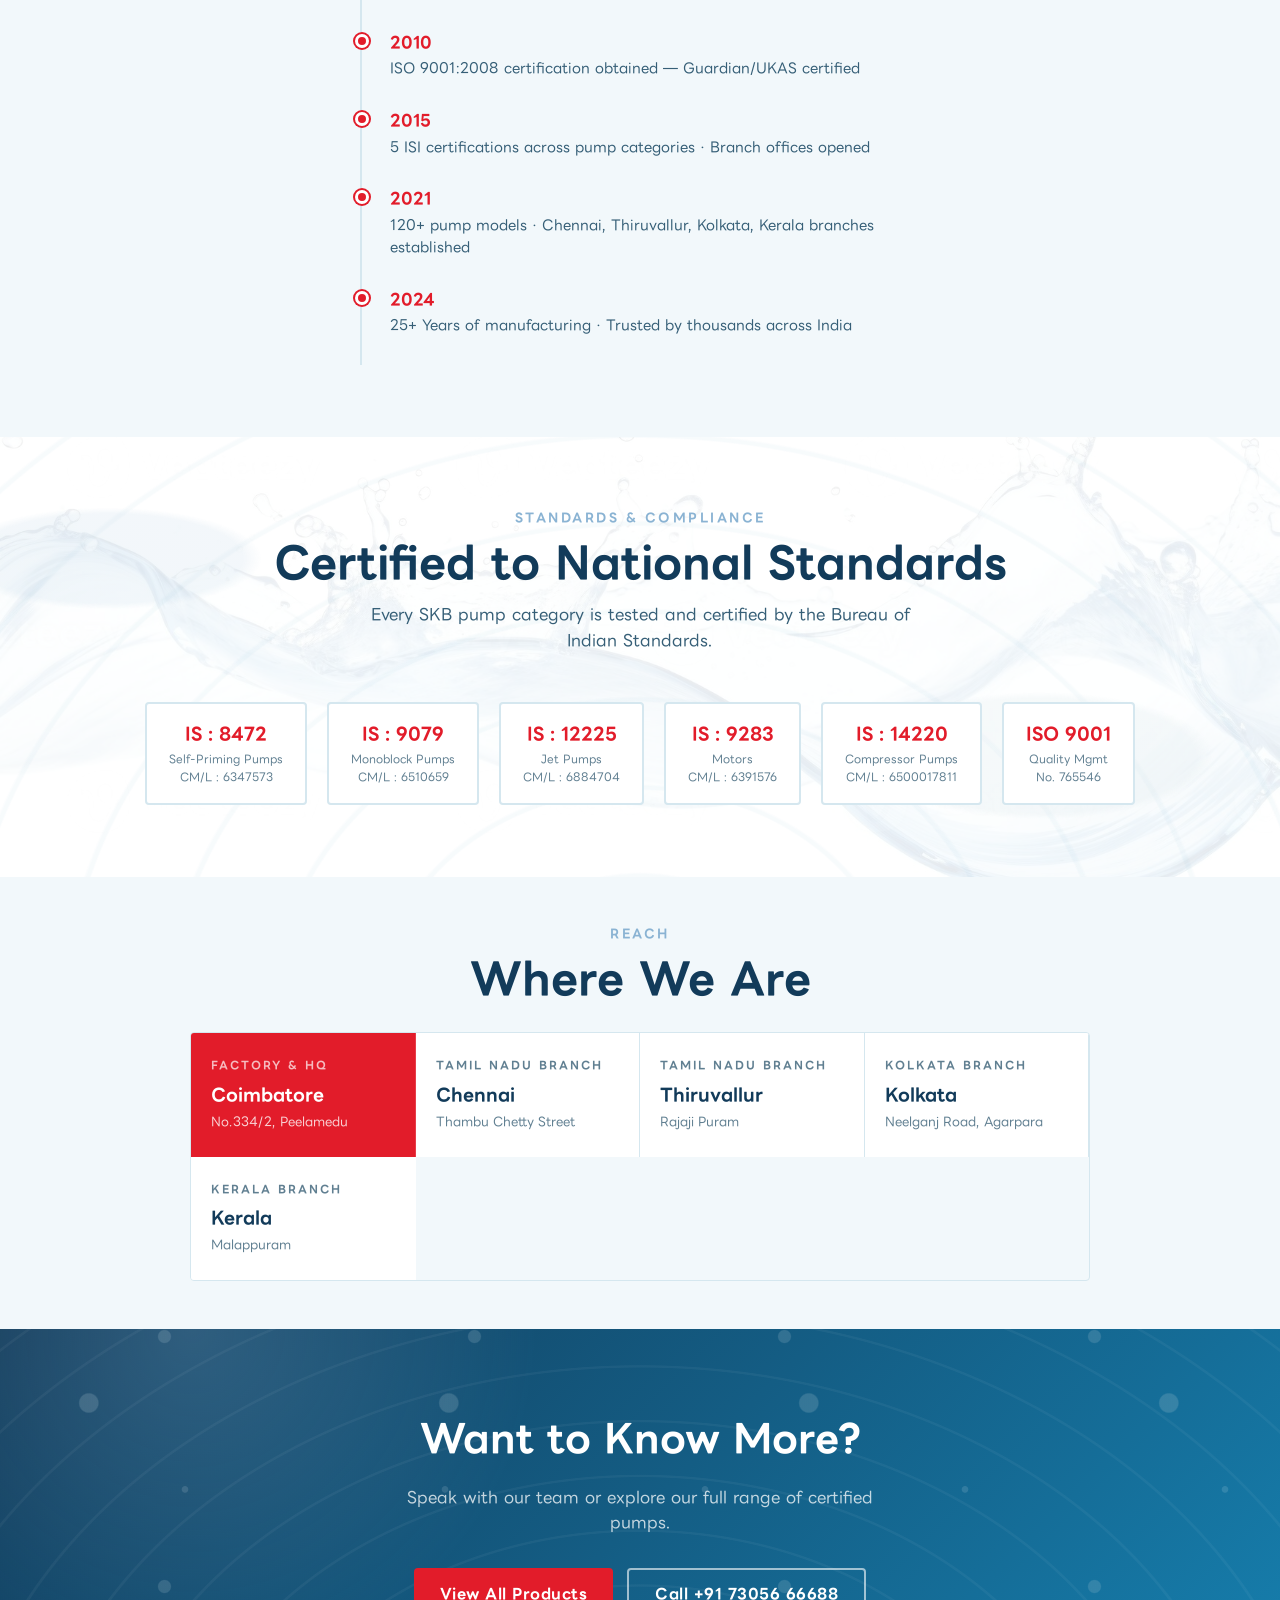
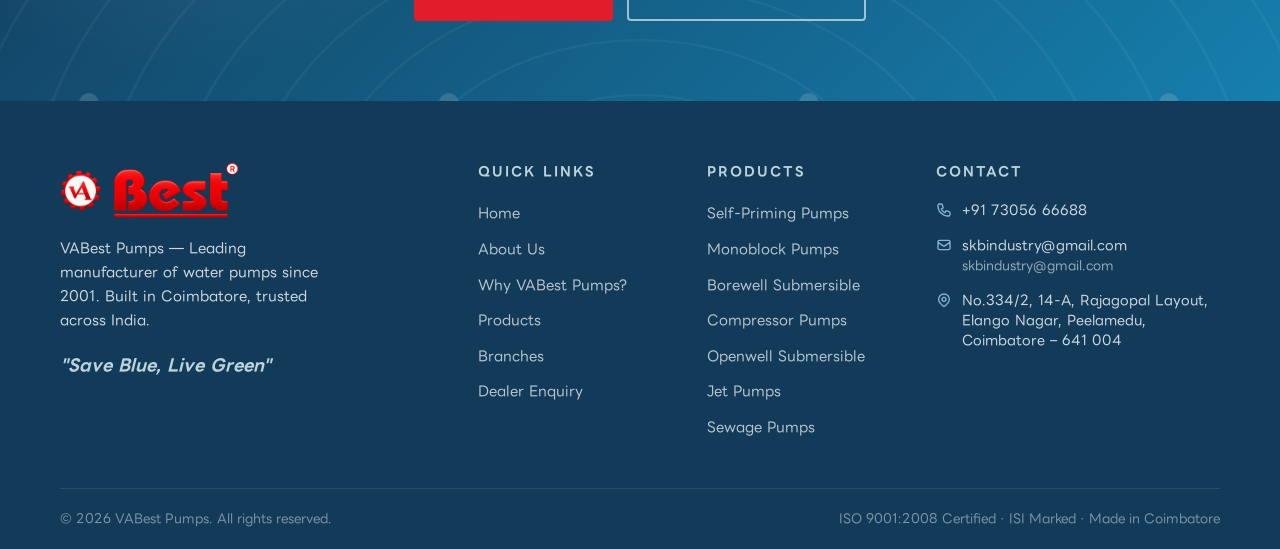
<file: about.html>
<!DOCTYPE html>
<html lang="en">
<head>
  <meta charset="UTF-8" />
  <meta name="viewport" content="width=device-width, initial-scale=1.0" />
  <title>About S.K.B. Industries | VABest Pumps</title>
  <meta name="description" content="Learn about S.K.B. Industries, the ISO 9001:2008 certified Coimbatore manufacturer behind VABest Pumps." />
  <link rel="stylesheet" href="assets/css/style.css?v=23" />
<script type="application/ld+json">
{
  "@context": "https://schema.org",
  "@type": "LocalBusiness",
  "name": "VABest Pumps",
  "image": "https://vabest.vercel.app/assets/images/logo-vabest.png",
  "url": "https://vabest.vercel.app/",
  "telephone": "+919840909798",
  "email": "bindhulakshmiagencies1990@gmail.com",
  "address": {
    "@type": "PostalAddress",
    "streetAddress": "No.334/2, 14-A, Rajagopal Layout, Elango Nagar, Peelamedu",
    "addressLocality": "Coimbatore",
    "postalCode": "641004",
    "addressCountry": "IN"
  },
  "geo": {
    "@type": "GeoCoordinates",
    "latitude": 11.0263,
    "longitude": 77.0097
  },
  "openingHoursSpecification": {
    "@type": "OpeningHoursSpecification",
    "dayOfWeek": [
      "Monday",
      "Tuesday",
      "Wednesday",
      "Thursday",
      "Friday",
      "Saturday"
    ],
    "opens": "09:00",
    "closes": "17:00"
  }
}
  </script>
</head>
<body>

  <div class="top-bar">
    <div class="container">
      <span class="brand-name">VABEST PUMPS</span>
      <span class="info-item always">
        <svg width="14" height="14" fill="none" viewBox="0 0 24 24" stroke="currentColor" stroke-width="2"><path d="M3 5a2 2 0 012-2h3.28a1 1 0 01.948.684l1.498 4.493a1 1 0 01-.502 1.21l-2.257 1.13a11.042 11.042 0 005.516 5.516l1.13-2.257a1 1 0 011.21-.502l4.493 1.498a1 1 0 01.684.949V19a2 2 0 01-2 2h-1C9.716 21 3 14.284 3 6V5z"/></svg>
        <a href="tel:+919840909798">+91 98409 09798</a>
      </span>
      <span class="info-item always">
        <svg width="14" height="14" fill="none" viewBox="0 0 24 24" stroke="currentColor" stroke-width="2"><path d="M3 8l7.89 5.26a2 2 0 002.22 0L21 8M5 19h14a2 2 0 002-2V7a2 2 0 00-2-2H5a2 2 0 00-2 2v10a2 2 0 002 2z"/></svg>
        <a href="mailto:bindhulakshmiagencies1990@gmail.com">bindhulakshmiagencies<wbr>1990@gmail.com</a>
      </span>
      <span class="info-item">
        <svg width="14" height="14" fill="none" viewBox="0 0 24 24" stroke="currentColor" stroke-width="2"><circle cx="12" cy="12" r="10"/><path d="M12 6v6l4 2"/></svg>
        Mon – Sat &nbsp;9:00 AM – 5:00 PM
      </span>
    
      <span class="info-item lang-selector-wrap">
        <div id="google_translate_element"></div>
      </span>
    </div>
  </div>

  <header class="site-header">
    <div class="container">
      <div class="nav-wrap">
        <a href="index.html" class="logo">
          <img src="assets/images/logo-vabest.png" alt="VABest Pumps" class="logo-img" />
        </a>
        <nav class="main-nav">
          <a href="index.html">Home</a>
          <a href="about.html" class="active">About Us</a>
          <a href="why-vabest.html">Why VABest?</a>
          <a href="products.html">Products</a>
          <a href="branches.html">Branches</a>
          <a href="media.html">Media</a>
        </nav>
        <div class="nav-right">
          <a href="dealer.html" class="nav-cta">Dealer Enquiry</a>
          <div class="hamburger" id="menuBtn"><span></span><span></span><span></span></div>
        </div>
      </div>
    </div>
  </header>

  <div class="mobile-nav" id="mobileNav">
    <div class="mobile-nav-header">
      <a href="index.html" class="logo"><img src="assets/images/logo-vabest.png" alt="VABest Pumps" class="logo-img" /></a>
      <span class="mobile-nav-close" id="menuClose">✕</span>
    </div>
    <ul>
      <li><a href="index.html">Home</a></li>
      <li><a href="about.html">About Us</a></li>
      <li><a href="why-vabest.html">Why VABest Pumps?</a></li>
      <li><a href="products.html">Products</a></li>
      <li><a href="branches.html">Branches</a></li>
      <li><a href="media.html">Media Gallery</a></li>
      <li><a href="dealer.html">Dealer Enquiry</a></li>
    </ul>
    <a href="dealer.html" class="btn btn-cta">Become a Dealer</a>
    <div class="mobile-top-info">
      <span>Mob <a href="tel:+919840909798">+91 98409 09798</a></span>
      <span>Email <a href="mailto:bindhulakshmiagencies1990@gmail.com">bindhulakshmiagencies1990@gmail.com</a></span>
      <span>Mon–Sat · 9AM–5PM</span>
    </div>
  </div>

  <!-- PAGE HERO -->
  <section class="page-hero">
    <div class="container">
      <div class="eyebrow">Our Story</div>
      <h1>Built in Coimbatore.<br />Trusted Across India.</h1>
      <p>S.K.B. Industries has been engineering reliable water pumps since 2001 — with an in-house foundry, 120+ models, and a commitment to quality that never wavers.</p>
    </div>
    <div class="page-hero-waves" aria-hidden="true">
      <svg class="phw-back" viewBox="0 0 2880 50" preserveAspectRatio="none" xmlns="http://www.w3.org/2000/svg">
        <path fill="#ffffff" d="M0,28 C240,10 480,46 720,28 C960,10 1200,46 1440,28 C1680,10 1920,46 2160,28 C2400,10 2640,46 2880,28 L2880,50 L0,50 Z"/>
      </svg>
      <svg class="phw-front" viewBox="0 0 2880 50" preserveAspectRatio="none" xmlns="http://www.w3.org/2000/svg">
        <path fill="#ffffff" d="M0,38 C360,14 720,48 1080,32 C1440,16 1800,44 2160,30 C2520,16 2750,40 2880,38 L2880,50 L0,50 Z"/>
      </svg>
    </div>
  </section>

  <!-- COMPANY OVERVIEW -->
  <section class="section section-drops">
    <div class="container">
      <div class="about-grid">
        <div class="about-img-single">
          <picture>
            <source srcset="assets/images/about-building.webp" type="image/webp" />
            <img src="assets/images/about-building.jpg" alt="SKB Industries Building Coimbatore" loading="lazy" decoding="async" />
          </picture>
        </div>
        <div class="about-text">
          <h2>India's Engineering City Builds India's Best Pumps</h2>
          <p>S.K.B. Industries is a leading manufacturer of water pumps for domestic and agricultural needs, started in the year 2001, located in the engineering capital of India — Coimbatore.</p>
          <p>We produce more than <strong>120 models of pumps</strong> with state-of-the-art technology. Our product competence range and business transparency place SKB Industries at the peak of values that continue to guide us into the future.</p>
          <p><strong>VABest Pumps is part of S.K.B. Industries</strong>, carrying forward the group's manufacturing expertise, quality standards and service commitment across its product range.</p>
          <div class="founder-card">
            <img src="assets/images/founder-bindhu.jpg" alt="Bindhu S. Balasundaram — Founder, SKB Industries" class="founder-photo" />
            <div class="founder-info">
              <div class="name">Bindhu S. Balasundaram</div>
              <div class="role">Founder &amp; Managing Director, S.K.B. Industries</div>
            </div>
          </div>
          <p>What started as a vision to deliver quality water pumps to Indian farmers and households has grown into a company with branches in Chennai, Thiruvallur, Kolkata, and Kerala — serving customers across the country.</p>
          <div style="display:flex;gap:12px;flex-wrap:wrap;margin-top:8px;">
            <a href="products.html" class="btn btn-primary">Explore Products</a>
            <a href="why-vabest.html" class="btn btn-outline">Why VABest? →</a>
          </div>
        </div>
      </div>
    </div>
  </section>

  <!-- BINDHU FOUNDRY -->
  <section class="section section-bg">
    <div class="container">
      <div class="about-grid" style="direction:rtl;">
        <div class="about-imgs-two" style="direction:ltr;">
          <picture>
            <source srcset="assets/images/about-foundry.webp" type="image/webp" />
            <img src="assets/images/about-foundry.jpg" alt="Bindhu Foundry Manufacturing Floor" loading="lazy" decoding="async" />
          </picture>
          <picture>
            <source srcset="assets/images/about-disamatic.webp" type="image/webp" />
            <img src="assets/images/about-disamatic.jpg" alt="DISAMATIC Precision Casting" loading="lazy" decoding="async" />
          </picture>
        </div>
        <div class="about-text" style="direction:ltr;">
          <div style="font-family:var(--font-sub);font-size:0.78rem;font-weight:700;letter-spacing:2.5px;text-transform:uppercase;color:var(--secondary);margin-bottom:10px;">Our Manufacturing</div>
          <h2>Bindhu Foundry — Where Every Pump Begins</h2>
          <p>At Bindhu Foundry, technology has always been at the forefront of our growth. Our products reflect our competence in ensuring best-in-class quality for our customers.</p>
          <p>Over the last 15 years, our passion to upgrade to newer technologies has been a process of continued development and conditioning to best manufacturing practices. We use the DISAMATIC C3 — a state-of-the-art automated moulding machine that ensures precision-cast grey iron components for every pump.</p>
          <p>The result: <strong>high-quality grey iron moulded and machined entirely in-house</strong>, giving us complete control over material quality and dimensional accuracy.</p>
          <div style="display:flex;gap:20px;margin-top:24px;flex-wrap:wrap;">
            <div style="text-align:center;">
              <div style="font-family:var(--font-head);font-size:2rem;font-weight:700;color:var(--primary);">15+</div>
              <div style="font-size:0.78rem;color:var(--text-light);font-family:var(--font-sub);text-transform:uppercase;letter-spacing:0.5px;">Years Foundry</div>
            </div>
            <div style="text-align:center;">
              <div style="font-family:var(--font-head);font-size:2rem;font-weight:700;color:var(--primary);">In-House</div>
              <div style="font-size:0.78rem;color:var(--text-light);font-family:var(--font-sub);text-transform:uppercase;letter-spacing:0.5px;">Casting &amp; Machining</div>
            </div>
          </div>
        </div>
      </div>
    </div>
  </section>

  <!-- VISION & MISSION -->
  <section class="section section-drops">
    <div class="container">
      <div class="section-header">
        <div class="eyebrow">Our Purpose</div>
        <h2>Vision &amp; Mission</h2>
      </div>
      <div style="max-width:800px;margin:0 auto;">
        <div style="background:linear-gradient(135deg,var(--primary-dark),var(--primary));border-radius:var(--radius-lg);padding:48px;color:#fff;text-align:center;margin-bottom:32px;">
          <div style="font-family:var(--font-head);font-size:clamp(1.2rem,2.5vw,1.7rem);font-weight:700;line-height:1.4;margin-bottom:16px;">
            "SKB will provide Quality Assured, Cost Effective and Timely Delivered water pumps meeting all kinds of customer requirements."
          </div>
          <div style="font-size:0.82rem;color:rgba(255,255,255,0.6);font-family:var(--font-sub);letter-spacing:1px;">— Our Mission Statement</div>
        </div>
        <div style="display:grid;grid-template-columns:repeat(auto-fill,minmax(220px,1fr));gap:16px;">
          <div style="background:var(--bg-light);border-radius:var(--radius);padding:20px;border-left:4px solid var(--primary);">
            <div style="font-family:var(--font-sub);font-weight:700;color:var(--primary-dark);margin-bottom:6px;">Clear Requirements</div>
            <div style="font-size:0.85rem;color:var(--text-mid);">We understand exactly what each customer needs before we build.</div>
          </div>
          <div style="background:var(--bg-light);border-radius:var(--radius);padding:20px;border-left:4px solid var(--secondary);">
            <div style="font-family:var(--font-sub);font-weight:700;color:var(--primary-dark);margin-bottom:6px;">Best Cost Producer</div>
            <div style="font-size:0.85rem;color:var(--text-mid);">In-house foundry and machining keeps costs competitive without cutting corners.</div>
          </div>
          <div style="background:var(--bg-light);border-radius:var(--radius);padding:20px;border-left:4px solid var(--cta);">
            <div style="font-family:var(--font-sub);font-weight:700;color:var(--primary-dark);margin-bottom:6px;">Quality Engineering</div>
            <div style="font-size:0.85rem;color:var(--text-mid);">R&amp;D team employing high-tech tools and software for every new model.</div>
          </div>
        </div>
      </div>
    </div>
  </section>

  <!-- TIMELINE -->
  <section class="section section-bg">
    <div class="container">
      <div class="section-header">
        <div class="eyebrow">Our Journey</div>
        <h2>25+ Years of Excellence</h2>
      </div>
      <div style="max-width:560px;margin:0 auto;">
        <div class="timeline">
          <div class="timeline-item">
            <div class="year">2001</div>
            <div class="event">S.K.B. Industries founded in Coimbatore by Bindhu S. Balasundaram</div>
          </div>
          <div class="timeline-item">
            <div class="year">2005</div>
            <div class="event">First ISI certification — setting the standard for product quality</div>
          </div>
          <div class="timeline-item">
            <div class="year">2008</div>
            <div class="event">Bindhu Foundry established — in-house grey iron casting and machining</div>
          </div>
          <div class="timeline-item">
            <div class="year">2010</div>
            <div class="event">ISO 9001:2008 certification obtained — Guardian/UKAS certified</div>
          </div>
          <div class="timeline-item">
            <div class="year">2015</div>
            <div class="event">5 ISI certifications across pump categories · Branch offices opened</div>
          </div>
          <div class="timeline-item">
            <div class="year">2021</div>
            <div class="event">120+ pump models · Chennai, Thiruvallur, Kolkata, Kerala branches established</div>
          </div>
          <div class="timeline-item">
            <div class="year">2024</div>
            <div class="event">25+ Years of manufacturing · Trusted by thousands across India</div>
          </div>
        </div>
      </div>
    </div>
  </section>

  <!-- CERTIFICATIONS -->
  <section class="section section-drops">
    <div class="container">
      <div class="section-header">
        <div class="eyebrow">Standards &amp; Compliance</div>
        <h2>Certified to National Standards</h2>
        <p>Every SKB pump category is tested and certified by the Bureau of Indian Standards.</p>
      </div>
      <div class="cert-row" translate="no">
        <div class="cert-badge"><div class="std">IS : 8472</div><div class="cml">Self-Priming Pumps<br/>CM/L : 6347573</div></div>
        <div class="cert-badge"><div class="std">IS : 9079</div><div class="cml">Monoblock Pumps<br/>CM/L : 6510659</div></div>
        <div class="cert-badge"><div class="std">IS : 12225</div><div class="cml">Jet Pumps<br/>CM/L : 6884704</div></div>
        <div class="cert-badge"><div class="std">IS : 9283</div><div class="cml">Motors<br/>CM/L : 6391576</div></div>
        <div class="cert-badge"><div class="std">IS : 14220</div><div class="cml">Compressor Pumps<br/>CM/L : 6500017811</div></div>
        <div class="cert-badge">
          <div class="std">ISO 9001</div>
          <div class="cml">Quality Mgmt<br/>No. 765546</div>
        </div>
      </div>
    </div>
  </section>

  <!-- BRANCHES -->
  <section class="section-sm section-bg">
    <div class="container">
      <div class="section-header" style="margin-bottom:28px;">
        <div class="eyebrow">Reach</div>
        <h2>Where We Are</h2>
      </div>
      <div style="display:grid;grid-template-columns:repeat(auto-fill,minmax(200px,1fr));gap:0;border:1.5px solid var(--border);border-radius:var(--radius);overflow:hidden;max-width:900px;margin:0 auto;">
        <div style="background:var(--primary);color:#fff;padding:24px 20px;border-right:1px solid rgba(255,255,255,0.15);">
          <div style="font-family:var(--font-sub);font-size:0.68rem;font-weight:700;letter-spacing:2px;text-transform:uppercase;opacity:0.7;margin-bottom:6px;">Factory &amp; HQ</div>
          <div style="font-family:var(--font-head);font-size:1.1rem;font-weight:700;margin-bottom:4px;">Coimbatore</div>
          <div style="font-size:0.78rem;opacity:0.8;">No.334/2, Peelamedu</div>
        </div>
        <div style="background:var(--bg-white);padding:24px 20px;border-right:1.5px solid var(--border);">
          <div style="font-family:var(--font-sub);font-size:0.68rem;font-weight:700;letter-spacing:2px;text-transform:uppercase;color:var(--text-light);margin-bottom:6px;">Tamil Nadu Branch</div>
          <div style="font-family:var(--font-head);font-size:1.1rem;font-weight:700;color:var(--primary-dark);margin-bottom:4px;">Chennai</div>
          <div style="font-size:0.78rem;color:var(--text-light);">Thambu Chetty Street</div>
        </div>
        <div style="background:var(--bg-white);padding:24px 20px;border-right:1.5px solid var(--border);">
          <div style="font-family:var(--font-sub);font-size:0.68rem;font-weight:700;letter-spacing:2px;text-transform:uppercase;color:var(--text-light);margin-bottom:6px;">Tamil Nadu Branch</div>
          <div style="font-family:var(--font-head);font-size:1.1rem;font-weight:700;color:var(--primary-dark);margin-bottom:4px;">Thiruvallur</div>
          <div style="font-size:0.78rem;color:var(--text-light);">Rajaji Puram</div>
        </div>
        <div style="background:var(--bg-white);padding:24px 20px;border-right:1.5px solid var(--border);">
          <div style="font-family:var(--font-sub);font-size:0.68rem;font-weight:700;letter-spacing:2px;text-transform:uppercase;color:var(--text-light);margin-bottom:6px;">Kolkata Branch</div>
          <div style="font-family:var(--font-head);font-size:1.1rem;font-weight:700;color:var(--primary-dark);margin-bottom:4px;">Kolkata</div>
          <div style="font-size:0.78rem;color:var(--text-light);">Neelganj Road, Agarpara</div>
        </div>
        <div style="background:var(--bg-white);padding:24px 20px;">
          <div style="font-family:var(--font-sub);font-size:0.68rem;font-weight:700;letter-spacing:2px;text-transform:uppercase;color:var(--text-light);margin-bottom:6px;">Kerala Branch</div>
          <div style="font-family:var(--font-head);font-size:1.1rem;font-weight:700;color:var(--primary-dark);margin-bottom:4px;">Kerala</div>
          <div style="font-size:0.78rem;color:var(--text-light);">Malappuram</div>
        </div>
      </div>
    </div>
  </section>

  <section class="cta-section">
    <div class="container">
      <h2>Want to Know More?</h2>
      <p>Speak with our team or explore our full range of certified pumps.</p>
      <div class="cta-actions">
        <a href="products.html" class="btn btn-cta">View All Products</a>
        <a href="tel:+917305666688" class="btn btn-outline-white">Call +91 73056 66688</a>
      </div>
    </div>
  </section>

    <!-- FOOTER -->
  <footer class="site-footer">
    <div class="container">
      <div class="footer-grid">
        <div class="footer-brand">
          <img src="assets/images/logo-vabest.png" alt="VABest" class="footer-emblem" />
          <p>VABest Pumps — Leading manufacturer of water pumps since 2001. Built in Coimbatore, trusted across India.</p>
          <div class="footer-tagline">"Save Blue, Live Green"</div>
        </div>
        <div class="footer-col">
          <h4>Quick Links</h4>
          <ul>
            <li><a href="index.html">Home</a></li>
            <li><a href="about.html">About Us</a></li>
            <li><a href="why-vabest.html">Why VABest Pumps?</a></li>
            <li><a href="products.html">Products</a></li>
            <li><a href="branches.html">Branches</a></li>
            <li><a href="dealer.html">Dealer Enquiry</a></li>
          </ul>
        </div>
        <div class="footer-col">
          <h4>Products</h4>
          <ul>
            <li><a href="products.html">Self-Priming Pumps</a></li>
            <li><a href="products.html">Monoblock Pumps</a></li>
            <li><a href="products.html">Borewell Submersible</a></li>
            <li><a href="products.html">Compressor Pumps</a></li>
            <li><a href="products.html">Openwell Submersible</a></li>
            <li><a href="products.html">Jet Pumps</a></li>
            <li><a href="products.html">Sewage Pumps</a></li>
          </ul>
        </div>
        <div class="footer-col">
          <h4>Contact</h4>
          <div class="footer-contact">
            <div class="contact-item">
              <svg width="16" height="16" fill="none" viewBox="0 0 24 24" stroke="currentColor" stroke-width="2"><path d="M3 5a2 2 0 012-2h3.28a1 1 0 01.948.684l1.498 4.493a1 1 0 01-.502 1.21l-2.257 1.13a11.042 11.042 0 005.516 5.516l1.13-2.257a1 1 0 011.21-.502l4.493 1.498a1 1 0 01.684.949V19a2 2 0 01-2 2h-1C9.716 21 3 14.284 3 6V5z"/></svg>
              <p><a href="tel:+917305666688">+91 73056 66688</a></p>
            </div>
            <div class="contact-item">
              <svg width="16" height="16" fill="none" viewBox="0 0 24 24" stroke="currentColor" stroke-width="2"><path d="M3 8l7.89 5.26a2 2 0 002.22 0L21 8M5 19h14a2 2 0 002-2V7a2 2 0 00-2-2H5a2 2 0 00-2 2v10a2 2 0 002 2z"/></svg>
              <p><a href="mailto:skbindustry@gmail.com">skbindustry@gmail.com</a><br/><a href="mailto:skbindustry@gmail.com" style="font-size:0.8rem;opacity:0.7;">skbindustry@gmail.com</a></p>
            </div>
            <div class="contact-item">
              <svg width="16" height="16" fill="none" viewBox="0 0 24 24" stroke="currentColor" stroke-width="2"><path d="M17.657 16.657L13.414 20.9a1.998 1.998 0 01-2.827 0l-4.244-4.243a8 8 0 1111.314 0z"/><path d="M15 11a3 3 0 11-6 0 3 3 0 016 0z"/></svg>
              <p>No.334/2, 14-A, Rajagopal Layout,<br/>Elango Nagar, Peelamedu,<br/>Coimbatore – 641 004</p>
            </div>
          </div>
        </div>
      </div>
      <div class="footer-bottom">
        <span>© 2026 VABest Pumps. All rights reserved.</span>
        <span>ISO 9001:2008 Certified · ISI Marked · Made in Coimbatore</span>
      </div>
    </div>
  </footer>

  <script src="assets/js/main.js"></script>

  
  <script>
    function googleTranslateElementInit() {
      new google.translate.TranslateElement({
        pageLanguage: 'en',
        includedLanguages: 'hi,ta,ml,bn',
        layout: google.translate.TranslateElement.InlineLayout.SIMPLE,
        autoDisplay: false
      }, 'google_translate_element');
    }
  </script>
  <script src="//translate.google.com/translate_a/element.js?cb=googleTranslateElementInit"></script>
</body>
</html>
</file>
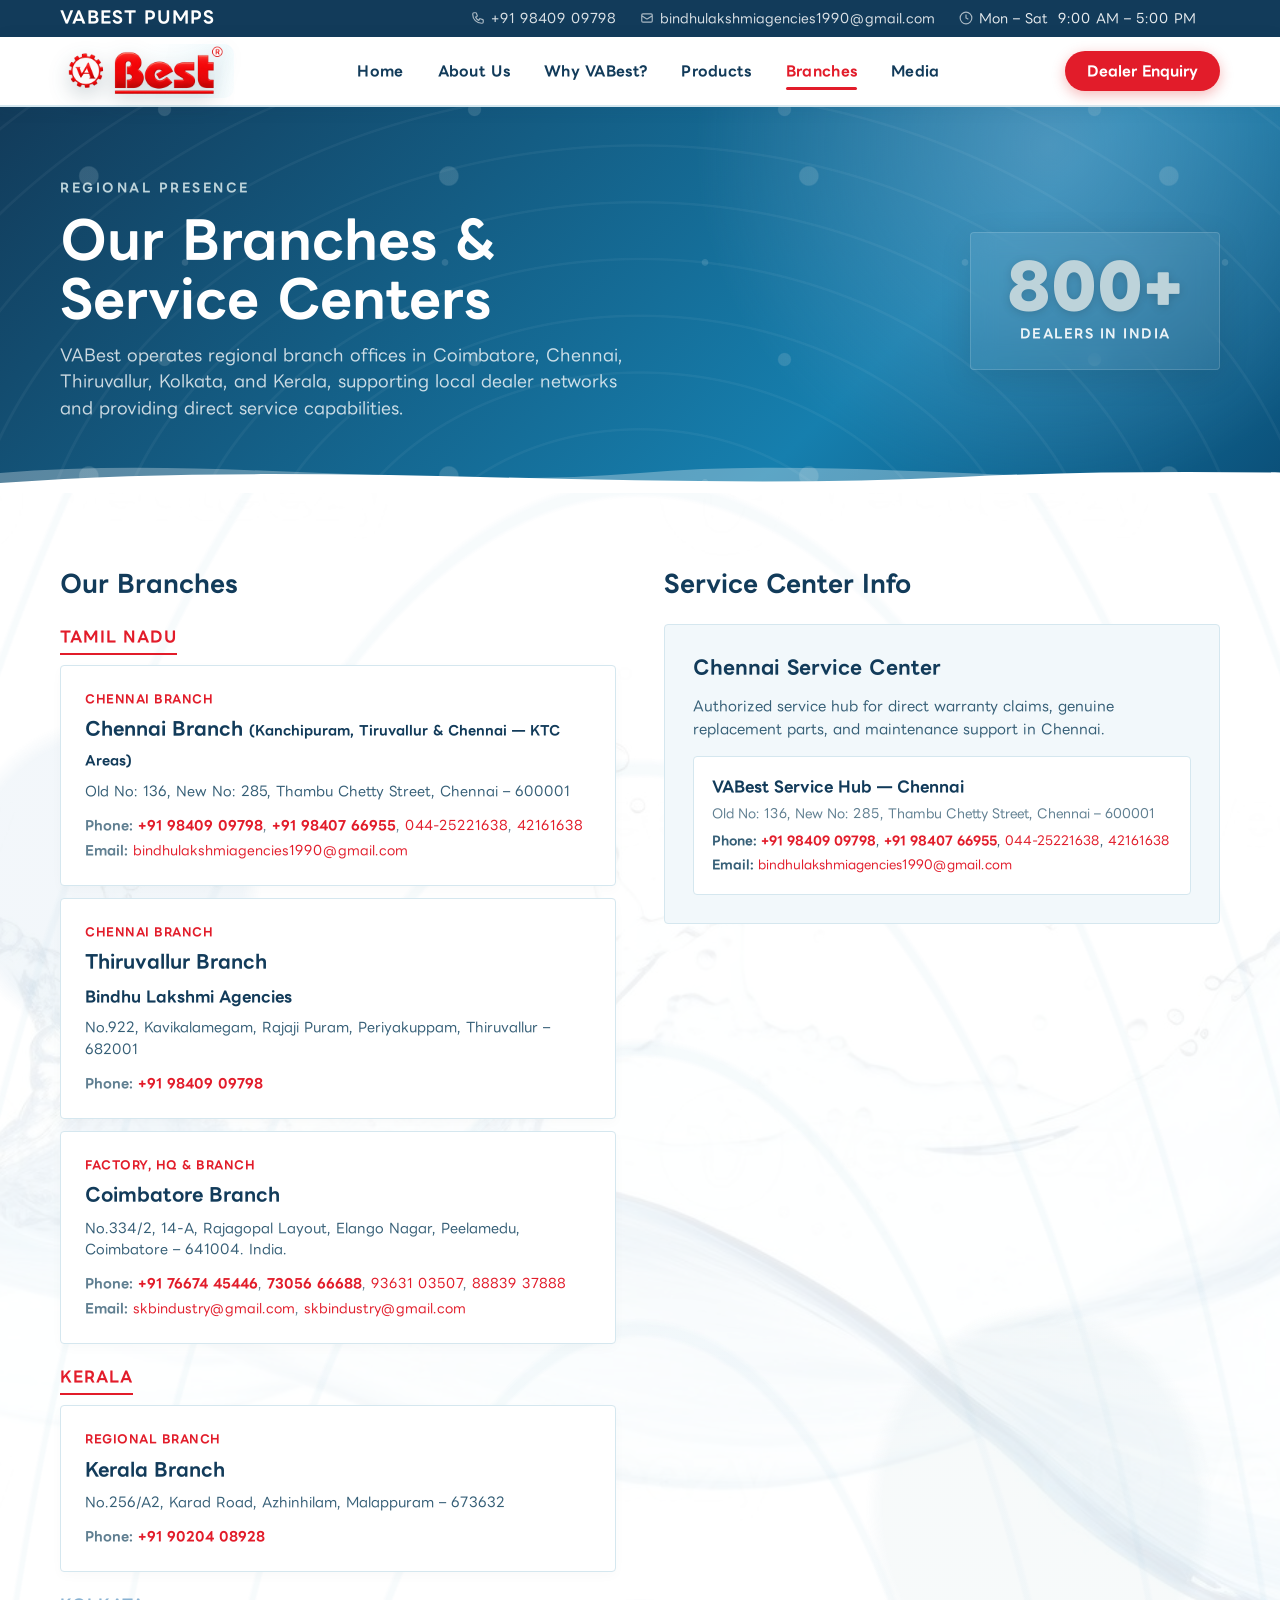
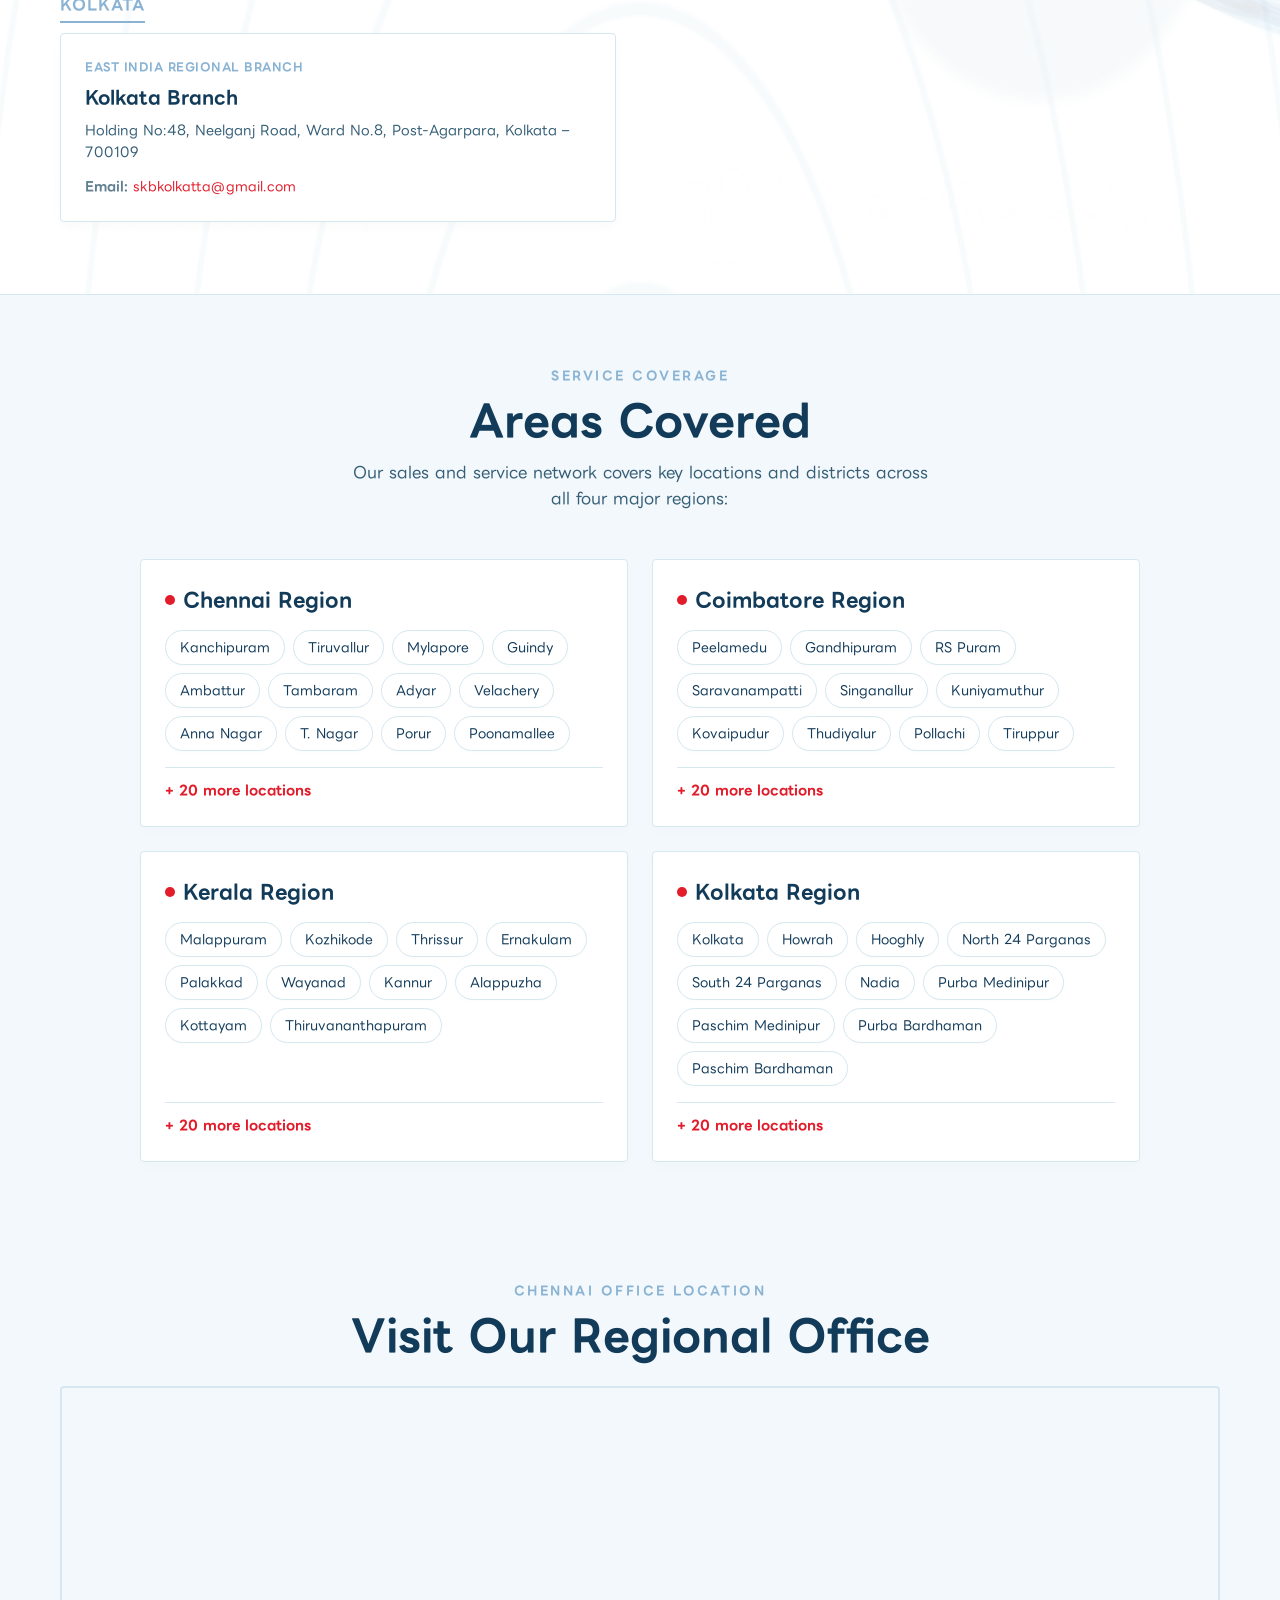
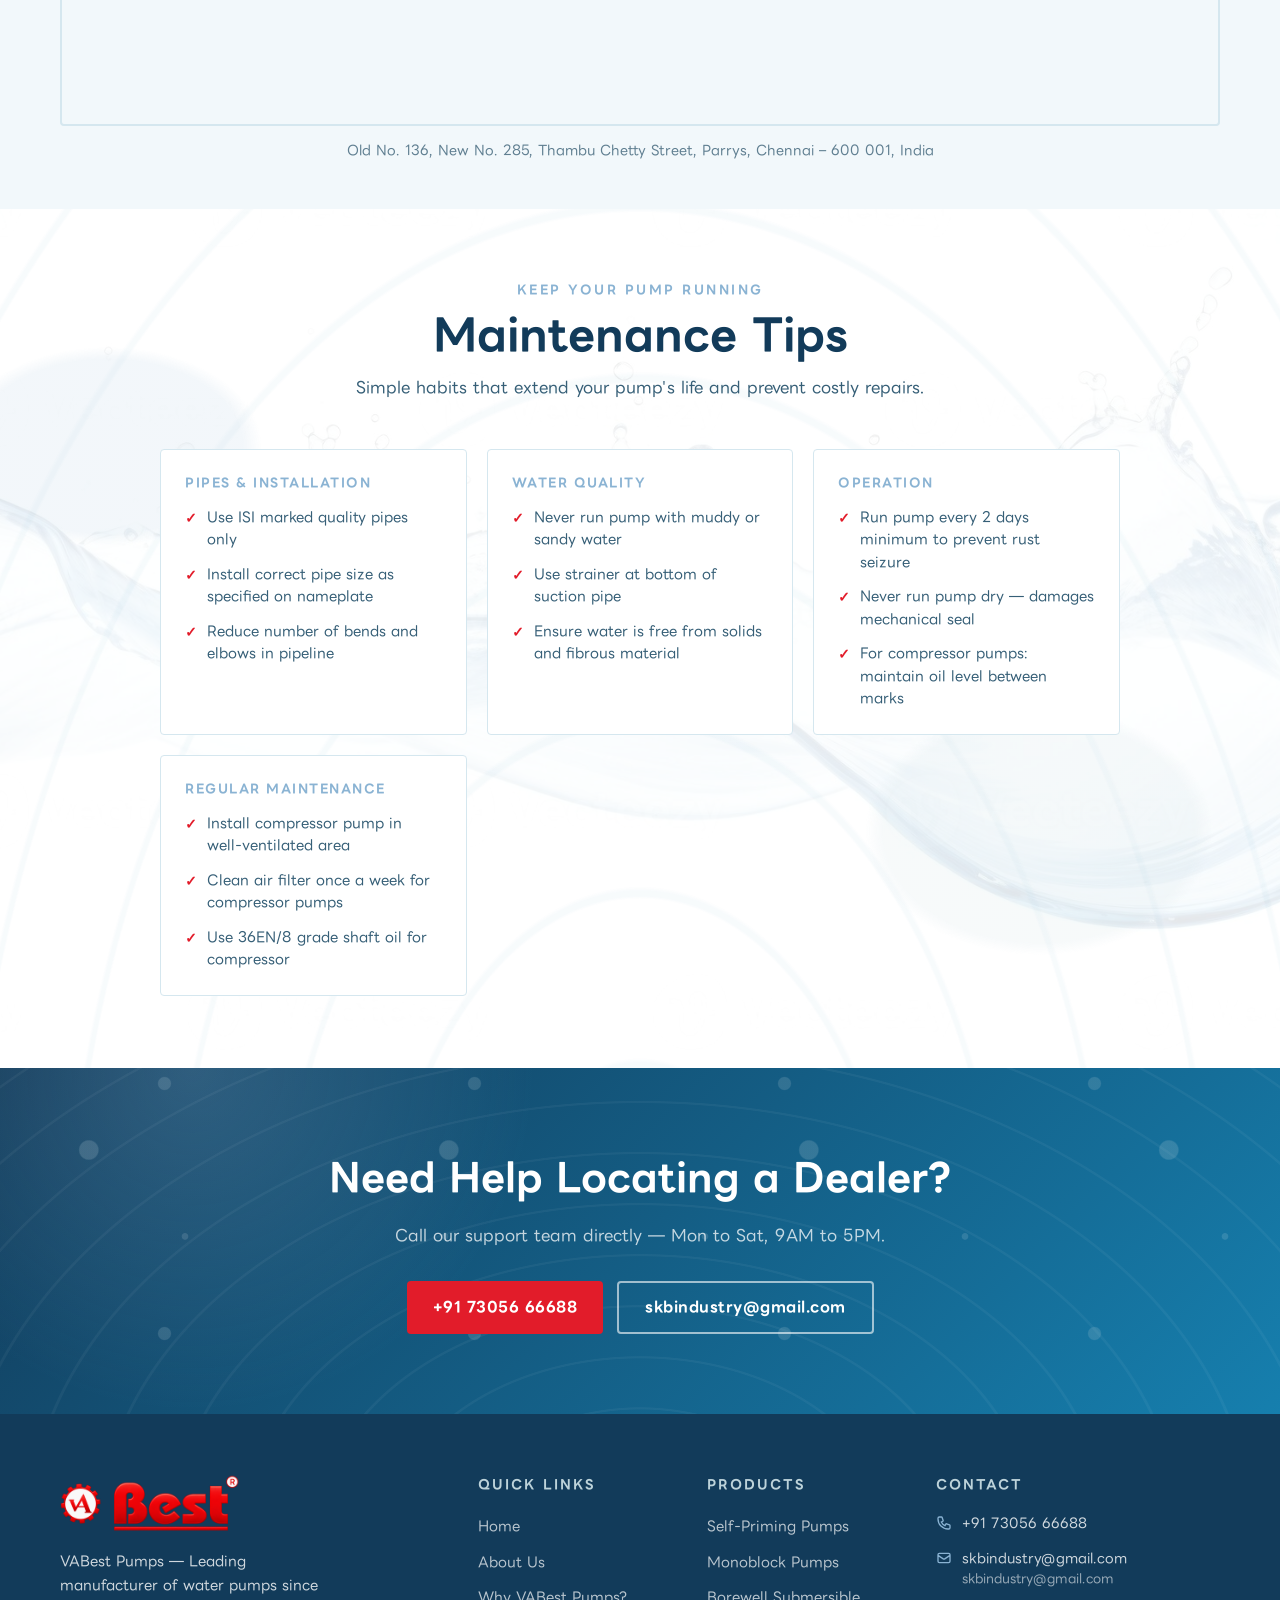
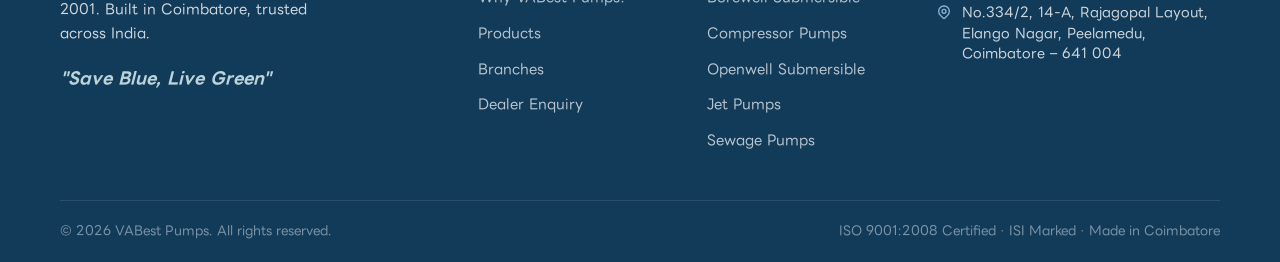
<file: branches.html>
<!DOCTYPE html>
<html lang="en">
<head>
  <meta charset="UTF-8" />
  <meta name="viewport" content="width=device-width, initial-scale=1.0" />
  <title>VABest Pumps Branches & Service Centers | Coimbatore, Chennai, Kolkata</title>
  <link rel="stylesheet" href="assets/css/style.css?v=23" />
<script type="application/ld+json">
{
  "@context": "https://schema.org",
  "@type": "LocalBusiness",
  "name": "VABest Pumps",
  "image": "https://vabest.vercel.app/assets/images/logo-vabest.png",
  "url": "https://vabest.vercel.app/",
  "telephone": "+919840909798",
  "email": "bindhulakshmiagencies1990@gmail.com",
  "address": {
    "@type": "PostalAddress",
    "streetAddress": "No.334/2, 14-A, Rajagopal Layout, Elango Nagar, Peelamedu",
    "addressLocality": "Coimbatore",
    "postalCode": "641004",
    "addressCountry": "IN"
  },
  "geo": {
    "@type": "GeoCoordinates",
    "latitude": 11.0263,
    "longitude": 77.0097
  },
  "openingHoursSpecification": {
    "@type": "OpeningHoursSpecification",
    "dayOfWeek": [
      "Monday",
      "Tuesday",
      "Wednesday",
      "Thursday",
      "Friday",
      "Saturday"
    ],
    "opens": "09:00",
    "closes": "17:00"
  }
}
  </script>
</head>
<body>

  <div class="top-bar">
    <div class="container">
      <span class="brand-name">VABEST PUMPS</span>
      <span class="info-item always"><svg width="14" height="14" fill="none" viewBox="0 0 24 24" stroke="currentColor" stroke-width="2"><path d="M3 5a2 2 0 012-2h3.28a1 1 0 01.948.684l1.498 4.493a1 1 0 01-.502 1.21l-2.257 1.13a11.042 11.042 0 005.516 5.516l1.13-2.257a1 1 0 011.21-.502l4.493 1.498a1 1 0 01.684.949V19a2 2 0 01-2 2h-1C9.716 21 3 14.284 3 6V5z"/></svg><a href="tel:+919840909798">+91 98409 09798</a></span>
      <span class="info-item always"><svg width="14" height="14" fill="none" viewBox="0 0 24 24" stroke="currentColor" stroke-width="2"><path d="M3 8l7.89 5.26a2 2 0 002.22 0L21 8M5 19h14a2 2 0 002-2V7a2 2 0 00-2-2H5a2 2 0 00-2 2v10a2 2 0 002 2z"/></svg><a href="mailto:bindhulakshmiagencies1990@gmail.com">bindhulakshmiagencies1990<wbr>@gmail.com</a></span>
      <span class="info-item"><svg width="14" height="14" fill="none" viewBox="0 0 24 24" stroke="currentColor" stroke-width="2"><circle cx="12" cy="12" r="10"/><path d="M12 6v6l4 2"/></svg>Mon – Sat &nbsp;9:00 AM – 5:00 PM</span>
    
      <span class="info-item lang-selector-wrap">
        <div id="google_translate_element"></div>
      </span>
    </div>
  </div>

  <header class="site-header">
    <div class="container">
      <div class="nav-wrap">
        <a href="index.html" class="logo">
          <img src="assets/images/logo-vabest.png" alt="VABest Pumps" class="logo-img" />
        </a>
        <nav class="main-nav">
          <a href="index.html">Home</a>
          <a href="about.html">About Us</a>
          <a href="why-vabest.html">Why VABest?</a>
          <a href="products.html">Products</a>
          <a href="branches.html" class="active">Branches</a>
          <a href="media.html">Media</a>
        </nav>
        <div class="nav-right">
          <a href="dealer.html" class="nav-cta">Dealer Enquiry</a>
          <div class="hamburger" id="menuBtn"><span></span><span></span><span></span></div>
        </div>
      </div>
    </div>
  </header>

  <div class="mobile-nav" id="mobileNav">
    <div class="mobile-nav-header">
      <a href="index.html" class="logo"><img src="assets/images/logo-vabest.png" alt="VABest Pumps" class="logo-img" /></a>
      <span class="mobile-nav-close" id="menuClose">✕</span>
    </div>
    <ul>
      <li><a href="index.html">Home</a></li>
      <li><a href="about.html">About Us</a></li>
      <li><a href="why-vabest.html">Why VABest Pumps?</a></li>
      <li><a href="products.html">Products</a></li>
      <li><a href="branches.html">Branches</a></li>
      <li><a href="media.html">Media Gallery</a></li>
      <li><a href="dealer.html">Dealer Enquiry</a></li>
    </ul>
    <a href="dealer.html" class="btn btn-cta">Become a Dealer</a>
    <div class="mobile-top-info">
      <span>Mob <a href="tel:+919840909798">+91 98409 09798</a></span>
      <span>Email <a href="mailto:bindhulakshmiagencies1990@gmail.com">bindhulakshmiagencies1990@gmail.com</a></span>
      <span>Mon–Sat · 9AM–5PM</span>
    </div>
  </div>

  <section class="page-hero">
    <div class="container" style="display:flex; justify-content:space-between; align-items:center; gap:40px; flex-wrap:wrap;">
      <div style="flex:1; min-width:280px; max-width:620px;">
        <div class="eyebrow">Regional Presence</div>
        <h1>Our Branches &amp;<br />Service Centers</h1>
        <p style="margin-bottom:0;">VABest operates regional branch offices in Coimbatore, Chennai, Thiruvallur, Kolkata, and Kerala, supporting local dealer networks and providing direct service capabilities.</p>
      </div>
      
      <!-- Counter Card -->
      <div style="background:rgba(255,255,255,0.08); backdrop-filter:blur(12px); -webkit-backdrop-filter:blur(12px); border:1.5px solid rgba(255,255,255,0.15); border-radius:var(--radius-lg); padding:24px 36px; display:flex; flex-direction:column; align-items:center; text-align:center; min-width:220px; box-shadow:0 8px 32px 0 rgba(0,0,0,0.1); margin-top:10px; margin-bottom:10px;">
        <div style="font-family:var(--font-head); font-size:3.8rem; font-weight:800; color:var(--accent); line-height:1; margin-bottom:6px; text-shadow:0 2px 10px rgba(0,0,0,0.15);">800+</div>
        <div style="font-family:var(--font-sub); font-size:0.8rem; font-weight:700; text-transform:uppercase; letter-spacing:1.5px; color:rgba(255,255,255,0.9);">Dealers in India</div>
      </div>
    </div>
    <div class="page-hero-waves" aria-hidden="true">
      <svg class="phw-back" viewBox="0 0 2880 50" preserveAspectRatio="none" xmlns="http://www.w3.org/2000/svg">
        <path fill="#ffffff" d="M0,28 C240,10 480,46 720,28 C960,10 1200,46 1440,28 C1680,10 1920,46 2160,28 C2400,10 2640,46 2880,28 L2880,50 L0,50 Z"/>
      </svg>
      <svg class="phw-front" viewBox="0 0 2880 50" preserveAspectRatio="none" xmlns="http://www.w3.org/2000/svg">
        <path fill="#ffffff" d="M0,38 C360,14 720,48 1080,32 C1440,16 1800,44 2160,30 C2520,16 2750,40 2880,38 L2880,50 L0,50 Z"/>
      </svg>
    </div>
  </section>

  <!-- BRANCHES + SERVICE CENTERS GRID -->
  <section class="section section-drops">
    <div class="container">
      <div class="service-grid">

        <!-- BRANCHES LIST (LEFT COLUMN) -->
        <div>
          <h3 style="font-family:var(--font-head);font-size:1.5rem;font-weight:700;color:var(--primary-dark);margin-bottom:20px;">Our Branches</h3>
          <div style="display:flex;flex-direction:column;gap:20px;">
            
            <!-- Tamil Nadu Region -->
            <div>
              <div style="font-family:var(--font-head);font-size:0.95rem;font-weight:700;color:var(--primary);text-transform:uppercase;letter-spacing:1px;margin-bottom:10px;border-bottom:2px solid var(--primary);padding-bottom:4px;display:inline-block;">Tamil Nadu</div>
              <div style="display:flex;flex-direction:column;gap:12px;">
                <!-- Chennai Branch -->
                <div class="dealer-card-item" style="background:var(--bg-white);border:1.5px solid var(--border);border-radius:var(--radius-lg);padding:24px;box-shadow:0 4px 12px rgba(0,0,0,0.025);">
                  <div style="font-size:0.72rem;font-weight:700;color:var(--primary);text-transform:uppercase;letter-spacing:0.5px;margin-bottom:6px;">Chennai Branch</div>
                  <h4 style="font-family:var(--font-head);font-size:1.15rem;font-weight:700;color:var(--primary-dark);margin-bottom:8px;">Chennai Branch <span style="font-size:0.82rem;font-weight:600;">(Kanchipuram, Tiruvallur &amp; Chennai — KTC Areas)</span></h4>
                  <p style="font-size:0.85rem;color:var(--text-mid);line-height:1.6;margin-bottom:12px;">Old No: 136, New No: 285, Thambu Chetty Street, Chennai – 600001</p>
                  <div style="display:flex;flex-direction:column;gap:4px;font-size:0.82rem;color:var(--text-light);">
                    <div><strong>Phone:</strong> <a href="tel:+919840909798" style="color:var(--primary);font-weight:600;">+91 98409 09798</a>, <a href="tel:+919840766955" style="color:var(--primary);font-weight:600;">+91 98407 66955</a>, <a href="tel:04425221638" style="color:var(--primary);">044-25221638</a>, <a href="tel:04442161638" style="color:var(--primary);">42161638</a></div>
                    <div><strong>Email:</strong> <a href="mailto:bindhulakshmiagencies1990@gmail.com" style="color:var(--primary);">bindhulakshmiagencies1990@gmail.com</a></div>
                  </div>
                </div>
                <!-- Thiruvallur Branch -->
                <div class="dealer-card-item" style="background:var(--bg-white);border:1.5px solid var(--border);border-radius:var(--radius-lg);padding:24px;box-shadow:0 4px 12px rgba(0,0,0,0.025);">
                  <div style="font-size:0.72rem;font-weight:700;color:var(--primary);text-transform:uppercase;letter-spacing:0.5px;margin-bottom:6px;">Chennai Branch</div>
                  <h4 style="font-family:var(--font-head);font-size:1.15rem;font-weight:700;color:var(--primary-dark);margin-bottom:8px;">Thiruvallur Branch</h4>
                  <div style="font-family:var(--font-sub);font-size:0.95rem;font-weight:700;color:var(--text-dark);margin-bottom:8px;">Bindhu Lakshmi Agencies</div>
                  <p style="font-size:0.85rem;color:var(--text-mid);line-height:1.6;margin-bottom:12px;">No.922, Kavikalamegam, Rajaji Puram, Periyakuppam, Thiruvallur – 682001</p>
                  <div style="display:flex;flex-direction:column;gap:4px;font-size:0.82rem;color:var(--text-light);">
                    <div><strong>Phone:</strong> <a href="tel:+919840909798" style="color:var(--primary);font-weight:600;">+91 98409 09798</a></div>
                  </div>
                </div>
                <!-- Coimbatore Branch -->
                <div class="dealer-card-item" style="background:var(--bg-white);border:1.5px solid var(--border);border-radius:var(--radius-lg);padding:24px;box-shadow:0 4px 12px rgba(0,0,0,0.025);">
                  <div style="font-size:0.72rem;font-weight:700;color:var(--primary);text-transform:uppercase;letter-spacing:0.5px;margin-bottom:6px;">Factory, HQ &amp; Branch</div>
                  <h4 style="font-family:var(--font-head);font-size:1.15rem;font-weight:700;color:var(--primary-dark);margin-bottom:8px;">Coimbatore Branch</h4>
                  <p style="font-size:0.85rem;color:var(--text-mid);line-height:1.6;margin-bottom:12px;">No.334/2, 14-A, Rajagopal Layout, Elango Nagar, Peelamedu, Coimbatore – 641004. India.</p>
                  <div style="display:flex;flex-direction:column;gap:4px;font-size:0.82rem;color:var(--text-light);">
                    <div><strong>Phone:</strong> <a href="tel:+917667445446" style="color:var(--primary);font-weight:600;">+91 76674 45446</a>, <a href="tel:+917305666688" style="color:var(--primary);font-weight:600;">73056 66688</a>, <a href="tel:+919363103507" style="color:var(--primary);">93631 03507</a>, <a href="tel:+918883937888" style="color:var(--primary);">88839 37888</a></div>
                    <div><strong>Email:</strong> <a href="mailto:skbindustry@gmail.com" style="color:var(--primary);">skbindustry@gmail.com</a>, <a href="mailto:skbindustry@gmail.com" style="color:var(--primary);">skbindustry@gmail.com</a></div>
                  </div>
                </div>
              </div>
            </div>

            <!-- Kerala Region -->
            <div>
              <div style="font-family:var(--font-head);font-size:0.95rem;font-weight:700;color:var(--cta);text-transform:uppercase;letter-spacing:1px;margin-bottom:10px;border-bottom:2px solid var(--cta);padding-bottom:4px;display:inline-block;">Kerala</div>
              <div class="dealer-card-item" style="background:var(--bg-white);border:1.5px solid var(--border);border-radius:var(--radius-lg);padding:24px;box-shadow:0 4px 12px rgba(0,0,0,0.025);">
                <div style="font-size:0.72rem;font-weight:700;color:var(--cta);text-transform:uppercase;letter-spacing:0.5px;margin-bottom:6px;">Regional Branch</div>
                <h4 style="font-family:var(--font-head);font-size:1.15rem;font-weight:700;color:var(--primary-dark);margin-bottom:8px;">Kerala Branch</h4>
                <p style="font-size:0.85rem;color:var(--text-mid);line-height:1.6;margin-bottom:12px;">No.256/A2, Karad Road, Azhinhilam, Malappuram – 673632</p>
                <div style="display:flex;flex-direction:column;gap:4px;font-size:0.82rem;color:var(--text-light);">
                  <div><strong>Phone:</strong> <a href="tel:+919020408928" style="color:var(--primary);font-weight:600;">+91 90204 08928</a></div>
                </div>
              </div>
            </div>

            <!-- Kolkata Region -->
            <div>
              <div style="font-family:var(--font-head);font-size:0.95rem;font-weight:700;color:var(--secondary);text-transform:uppercase;letter-spacing:1px;margin-bottom:10px;border-bottom:2px solid var(--secondary);padding-bottom:4px;display:inline-block;">Kolkata</div>
              <div class="dealer-card-item" style="background:var(--bg-white);border:1.5px solid var(--border);border-radius:var(--radius-lg);padding:24px;box-shadow:0 4px 12px rgba(0,0,0,0.025);">
                <div style="font-size:0.72rem;font-weight:700;color:var(--secondary);text-transform:uppercase;letter-spacing:0.5px;margin-bottom:6px;">East India Regional Branch</div>
                <h4 style="font-family:var(--font-head);font-size:1.15rem;font-weight:700;color:var(--primary-dark);margin-bottom:8px;">Kolkata Branch</h4>
                <p style="font-size:0.85rem;color:var(--text-mid);line-height:1.6;margin-bottom:12px;">Holding No:48, Neelganj Road, Ward No.8, Post-Agarpara, Kolkata – 700109</p>
                <div style="display:flex;flex-direction:column;gap:4px;font-size:0.82rem;color:var(--text-light);">
                  <div><strong>Email:</strong> <a href="mailto:skbkolkatta@gmail.com" style="color:var(--primary);">skbkolkatta@gmail.com</a></div>
                </div>
              </div>
            </div>

          </div>
        </div>

        <!-- SERVICE CENTER INFO (RIGHT COLUMN) -->
        <div>
          <h3 style="font-family:var(--font-head);font-size:1.5rem;font-weight:700;color:var(--primary-dark);margin-bottom:20px;">Service Center Info</h3>
          
          <!-- Chennai Service Center -->
          <div style="background:var(--bg-light);border:1.5px solid var(--border);border-radius:var(--radius-lg);padding:28px;margin-bottom:20px;">
            <h4 style="font-family:var(--font-head);font-size:1.2rem;font-weight:700;color:var(--primary-dark);margin-bottom:12px;">Chennai Service Center</h4>
            <p style="font-size:0.88rem;color:var(--text-mid);line-height:1.6;margin-bottom:16px;">Authorized service hub for direct warranty claims, genuine replacement parts, and maintenance support in Chennai.</p>
            
            <div style="background:var(--bg-white);border:1.5px solid var(--border);border-radius:var(--radius);padding:18px;">
              <h5 style="font-family:var(--font-sub);font-size:0.95rem;font-weight:700;color:var(--primary-dark);margin-bottom:4px;">VABest Service Hub — Chennai</h5>
              <p style="font-size:0.8rem;color:var(--text-light);margin-bottom:8px;">Old No: 136, New No: 285, Thambu Chetty Street, Chennai – 600001</p>
              <div style="font-size:0.78rem;color:var(--text-mid);display:flex;flex-direction:column;gap:4px;">
                <div><strong>Phone:</strong> <a href="tel:+919840909798" style="color:var(--primary);font-weight:600;">+91 98409 09798</a>, <a href="tel:+919840766955" style="color:var(--primary);font-weight:600;">+91 98407 66955</a>, <a href="tel:04425221638" style="color:var(--primary);">044-25221638</a>, <a href="tel:04442161638" style="color:var(--primary);">42161638</a></div>
                <div><strong>Email:</strong> <a href="mailto:bindhulakshmiagencies1990@gmail.com" style="color:var(--primary);">bindhulakshmiagencies1990@gmail.com</a></div>
              </div>
            </div>
          </div>
        </div>

      </div>
    </div>
  </section>

  <!-- AREAS COVERED SECTION -->
  <section class="section" style="border-top:1.5px solid var(--border); background: var(--bg-light);">
    <div class="container">
      <div class="section-header">
        <div class="eyebrow">Service Coverage</div>
        <h2>Areas Covered</h2>
        <p>Our sales and service network covers key locations and districts across all four major regions:</p>
      </div>
      
      <div class="areas-grid" style="display: grid; grid-template-columns: repeat(auto-fit, minmax(320px, 1fr)); gap: 24px; max-width: 1000px; margin: 0 auto;">
        
        <!-- Chennai Region -->
        <div style="background:var(--bg-white); border:1.5px solid var(--border); border-radius:var(--radius-lg); padding:24px; box-shadow:0 4px 12px rgba(0,0,0,0.015); display:flex; flex-direction:column; justify-content:space-between;">
          <div>
            <h3 style="font-family:var(--font-head); font-size:1.25rem; font-weight:700; color:var(--primary-dark); margin-bottom:14px; display:flex; align-items:center; gap:8px;">
              <span style="display:inline-block; width:10px; height:10px; border-radius:50%; background:var(--primary);"></span>
              Chennai Region
            </h3>
            <div style="display:flex; flex-wrap:wrap; gap:8px; margin-bottom:16px;">
              <span class="district-chip">Kanchipuram</span>
              <span class="district-chip">Tiruvallur</span>
              <span class="district-chip">Mylapore</span>
              <span class="district-chip">Guindy</span>
              <span class="district-chip">Ambattur</span>
              <span class="district-chip">Tambaram</span>
              <span class="district-chip">Adyar</span>
              <span class="district-chip">Velachery</span>
              <span class="district-chip">Anna Nagar</span>
              <span class="district-chip">T. Nagar</span>
              <span class="district-chip">Porur</span>
              <span class="district-chip">Poonamallee</span>
            </div>
          </div>
          <div style="font-size:0.85rem; color:var(--primary); font-weight:700; font-family:var(--font-sub); border-top:1px solid var(--border); padding-top:12px;">+ 20 more locations</div>
        </div>

        <!-- Coimbatore Region -->
        <div style="background:var(--bg-white); border:1.5px solid var(--border); border-radius:var(--radius-lg); padding:24px; box-shadow:0 4px 12px rgba(0,0,0,0.015); display:flex; flex-direction:column; justify-content:space-between;">
          <div>
            <h3 style="font-family:var(--font-head); font-size:1.25rem; font-weight:700; color:var(--primary-dark); margin-bottom:14px; display:flex; align-items:center; gap:8px;">
              <span style="display:inline-block; width:10px; height:10px; border-radius:50%; background:var(--primary);"></span>
              Coimbatore Region
            </h3>
            <div style="display:flex; flex-wrap:wrap; gap:8px; margin-bottom:16px;">
              <span class="district-chip">Peelamedu</span>
              <span class="district-chip">Gandhipuram</span>
              <span class="district-chip">RS Puram</span>
              <span class="district-chip">Saravanampatti</span>
              <span class="district-chip">Singanallur</span>
              <span class="district-chip">Kuniyamuthur</span>
              <span class="district-chip">Kovaipudur</span>
              <span class="district-chip">Thudiyalur</span>
              <span class="district-chip">Pollachi</span>
              <span class="district-chip">Tiruppur</span>
            </div>
          </div>
          <div style="font-size:0.85rem; color:var(--primary); font-weight:700; font-family:var(--font-sub); border-top:1px solid var(--border); padding-top:12px;">+ 20 more locations</div>
        </div>

        <!-- Kerala Region -->
        <div style="background:var(--bg-white); border:1.5px solid var(--border); border-radius:var(--radius-lg); padding:24px; box-shadow:0 4px 12px rgba(0,0,0,0.015); display:flex; flex-direction:column; justify-content:space-between;">
          <div>
            <h3 style="font-family:var(--font-head); font-size:1.25rem; font-weight:700; color:var(--primary-dark); margin-bottom:14px; display:flex; align-items:center; gap:8px;">
              <span style="display:inline-block; width:10px; height:10px; border-radius:50%; background:var(--primary);"></span>
              Kerala Region
            </h3>
            <div style="display:flex; flex-wrap:wrap; gap:8px; margin-bottom:16px;">
              <span class="district-chip">Malappuram</span>
              <span class="district-chip">Kozhikode</span>
              <span class="district-chip">Thrissur</span>
              <span class="district-chip">Ernakulam</span>
              <span class="district-chip">Palakkad</span>
              <span class="district-chip">Wayanad</span>
              <span class="district-chip">Kannur</span>
              <span class="district-chip">Alappuzha</span>
              <span class="district-chip">Kottayam</span>
              <span class="district-chip">Thiruvananthapuram</span>
            </div>
          </div>
          <div style="font-size:0.85rem; color:var(--primary); font-weight:700; font-family:var(--font-sub); border-top:1px solid var(--border); padding-top:12px;">+ 20 more locations</div>
        </div>

        <!-- Kolkata Region -->
        <div style="background:var(--bg-white); border:1.5px solid var(--border); border-radius:var(--radius-lg); padding:24px; box-shadow:0 4px 12px rgba(0,0,0,0.015); display:flex; flex-direction:column; justify-content:space-between;">
          <div>
            <h3 style="font-family:var(--font-head); font-size:1.25rem; font-weight:700; color:var(--primary-dark); margin-bottom:14px; display:flex; align-items:center; gap:8px;">
              <span style="display:inline-block; width:10px; height:10px; border-radius:50%; background:var(--primary);"></span>
              Kolkata Region
            </h3>
            <div style="display:flex; flex-wrap:wrap; gap:8px; margin-bottom:16px;">
              <span class="district-chip">Kolkata</span>
              <span class="district-chip">Howrah</span>
              <span class="district-chip">Hooghly</span>
              <span class="district-chip">North 24 Parganas</span>
              <span class="district-chip">South 24 Parganas</span>
              <span class="district-chip">Nadia</span>
              <span class="district-chip">Purba Medinipur</span>
              <span class="district-chip">Paschim Medinipur</span>
              <span class="district-chip">Purba Bardhaman</span>
              <span class="district-chip">Paschim Bardhaman</span>
            </div>
          </div>
          <div style="font-size:0.85rem; color:var(--primary); font-weight:700; font-family:var(--font-sub); border-top:1px solid var(--border); padding-top:12px;">+ 20 more locations</div>
        </div>

      </div>
    </div>
  </section>

  <!-- MAP -->
  <section class="section-sm section-bg">
    <div class="container">
      <div class="section-header" style="margin-bottom:24px;">
        <div class="eyebrow">Chennai Office Location</div>
        <h2>Visit Our Regional Office</h2>
      </div>
      <div class="map-wrap">
        <iframe
          src="https://maps.google.com/maps?q=Old+No+136,+New+No+285,+Thambu+Chetty+Street,+Parrys,+Chennai,+Tamil+Nadu+600001&output=embed"
          allowfullscreen=""
          loading="eager" decoding="async"
          referrerpolicy="no-referrer-when-downgrade"
          title="VABest Chennai Regional Office Location">
        </iframe>
      </div>
      <p style="text-align:center;margin-top:14px;font-size:0.85rem;color:var(--text-light);">
        Old No. 136, New No. 285, Thambu Chetty Street, Parrys, Chennai – 600 001, India
      </p>
    </div>
  </section>

  <!-- MAINTENANCE TIPS -->
  <section class="section section-drops">
    <div class="container">
      <div class="section-header">
        <div class="eyebrow">Keep Your Pump Running</div>
        <h2>Maintenance Tips</h2>
        <p>Simple habits that extend your pump's life and prevent costly repairs.</p>
      </div>
      <div style="display:grid;grid-template-columns:repeat(auto-fill,minmax(280px,1fr));gap:20px;max-width:960px;margin:0 auto;">
        <div style="background:var(--bg-white);border:1.5px solid var(--border);border-radius:var(--radius);padding:24px;">
          <div class="tip-cat">Pipes &amp; Installation</div>
          <div class="tips-list">
            <div class="tip-item">Use ISI marked quality pipes only</div>
            <div class="tip-item">Install correct pipe size as specified on nameplate</div>
            <div class="tip-item">Reduce number of bends and elbows in pipeline</div>
          </div>
        </div>
        <div style="background:var(--bg-white);border:1.5px solid var(--border);border-radius:var(--radius);padding:24px;">
          <div class="tip-cat">Water Quality</div>
          <div class="tips-list">
            <div class="tip-item">Never run pump with muddy or sandy water</div>
            <div class="tip-item">Use strainer at bottom of suction pipe</div>
            <div class="tip-item">Ensure water is free from solids and fibrous material</div>
          </div>
        </div>
        <div style="background:var(--bg-white);border:1.5px solid var(--border);border-radius:var(--radius);padding:24px;">
          <div class="tip-cat">Operation</div>
          <div class="tips-list">
            <div class="tip-item">Run pump every 2 days minimum to prevent rust seizure</div>
            <div class="tip-item">Never run pump dry — damages mechanical seal</div>
            <div class="tip-item">For compressor pumps: maintain oil level between marks</div>
          </div>
        </div>
        <div style="background:var(--bg-white);border:1.5px solid var(--border);border-radius:var(--radius);padding:24px;">
          <div class="tip-cat">Regular Maintenance</div>
          <div class="tips-list">
            <div class="tip-item">Install compressor pump in well-ventilated area</div>
            <div class="tip-item">Clean air filter once a week for compressor pumps</div>
            <div class="tip-item">Use 36EN/8 grade shaft oil for compressor</div>
          </div>
        </div>
      </div>
    </div>
  </section>

  <section class="cta-section">
    <div class="container">
      <h2>Need Help Locating a Dealer?</h2>
      <p>Call our support team directly — Mon to Sat, 9AM to 5PM.</p>
      <div class="cta-actions">
        <a href="tel:+917305666688" class="btn btn-cta">+91 73056 66688</a>
        <a href="mailto:skbindustry@gmail.com" class="btn btn-outline-white">skbindustry@gmail.com</a>
      </div>
    </div>
  </section>

    <!-- FOOTER -->
  <footer class="site-footer">
    <div class="container">
      <div class="footer-grid">
        <div class="footer-brand">
          <img src="assets/images/logo-vabest.png" alt="VABest" class="footer-emblem" />
          <p>VABest Pumps — Leading manufacturer of water pumps since 2001. Built in Coimbatore, trusted across India.</p>
          <div class="footer-tagline">"Save Blue, Live Green"</div>
        </div>
        <div class="footer-col">
          <h4>Quick Links</h4>
          <ul>
            <li><a href="index.html">Home</a></li>
            <li><a href="about.html">About Us</a></li>
            <li><a href="why-vabest.html">Why VABest Pumps?</a></li>
            <li><a href="products.html">Products</a></li>
            <li><a href="branches.html">Branches</a></li>
            <li><a href="dealer.html">Dealer Enquiry</a></li>
          </ul>
        </div>
        <div class="footer-col">
          <h4>Products</h4>
          <ul>
            <li><a href="products.html">Self-Priming Pumps</a></li>
            <li><a href="products.html">Monoblock Pumps</a></li>
            <li><a href="products.html">Borewell Submersible</a></li>
            <li><a href="products.html">Compressor Pumps</a></li>
            <li><a href="products.html">Openwell Submersible</a></li>
            <li><a href="products.html">Jet Pumps</a></li>
            <li><a href="products.html">Sewage Pumps</a></li>
          </ul>
        </div>
        <div class="footer-col">
          <h4>Contact</h4>
          <div class="footer-contact">
            <div class="contact-item">
              <svg width="16" height="16" fill="none" viewBox="0 0 24 24" stroke="currentColor" stroke-width="2"><path d="M3 5a2 2 0 012-2h3.28a1 1 0 01.948.684l1.498 4.493a1 1 0 01-.502 1.21l-2.257 1.13a11.042 11.042 0 005.516 5.516l1.13-2.257a1 1 0 011.21-.502l4.493 1.498a1 1 0 01.684.949V19a2 2 0 01-2 2h-1C9.716 21 3 14.284 3 6V5z"/></svg>
              <p><a href="tel:+917305666688">+91 73056 66688</a></p>
            </div>
            <div class="contact-item">
              <svg width="16" height="16" fill="none" viewBox="0 0 24 24" stroke="currentColor" stroke-width="2"><path d="M3 8l7.89 5.26a2 2 0 002.22 0L21 8M5 19h14a2 2 0 002-2V7a2 2 0 00-2-2H5a2 2 0 00-2 2v10a2 2 0 002 2z"/></svg>
              <p><a href="mailto:skbindustry@gmail.com">skbindustry@gmail.com</a><br/><a href="mailto:skbindustry@gmail.com" style="font-size:0.8rem;opacity:0.7;">skbindustry@gmail.com</a></p>
            </div>
            <div class="contact-item">
              <svg width="16" height="16" fill="none" viewBox="0 0 24 24" stroke="currentColor" stroke-width="2"><path d="M17.657 16.657L13.414 20.9a1.998 1.998 0 01-2.827 0l-4.244-4.243a8 8 0 1111.314 0z"/><path d="M15 11a3 3 0 11-6 0 3 3 0 016 0z"/></svg>
              <p>No.334/2, 14-A, Rajagopal Layout,<br/>Elango Nagar, Peelamedu,<br/>Coimbatore – 641 004</p>
            </div>
          </div>
        </div>
      </div>
      <div class="footer-bottom">
        <span>© 2026 VABest Pumps. All rights reserved.</span>
        <span>ISO 9001:2008 Certified · ISI Marked · Made in Coimbatore</span>
      </div>
    </div>
  </footer>

  <script src="assets/js/main.js"></script>

  
  <script>
    function googleTranslateElementInit() {
      new google.translate.TranslateElement({
        pageLanguage: 'en',
        includedLanguages: 'hi,ta,ml,bn',
        layout: google.translate.TranslateElement.InlineLayout.SIMPLE,
        autoDisplay: false
      }, 'google_translate_element');
    }
  </script>
  <script src="//translate.google.com/translate_a/element.js?cb=googleTranslateElementInit"></script>
</body>
</html>
</file>
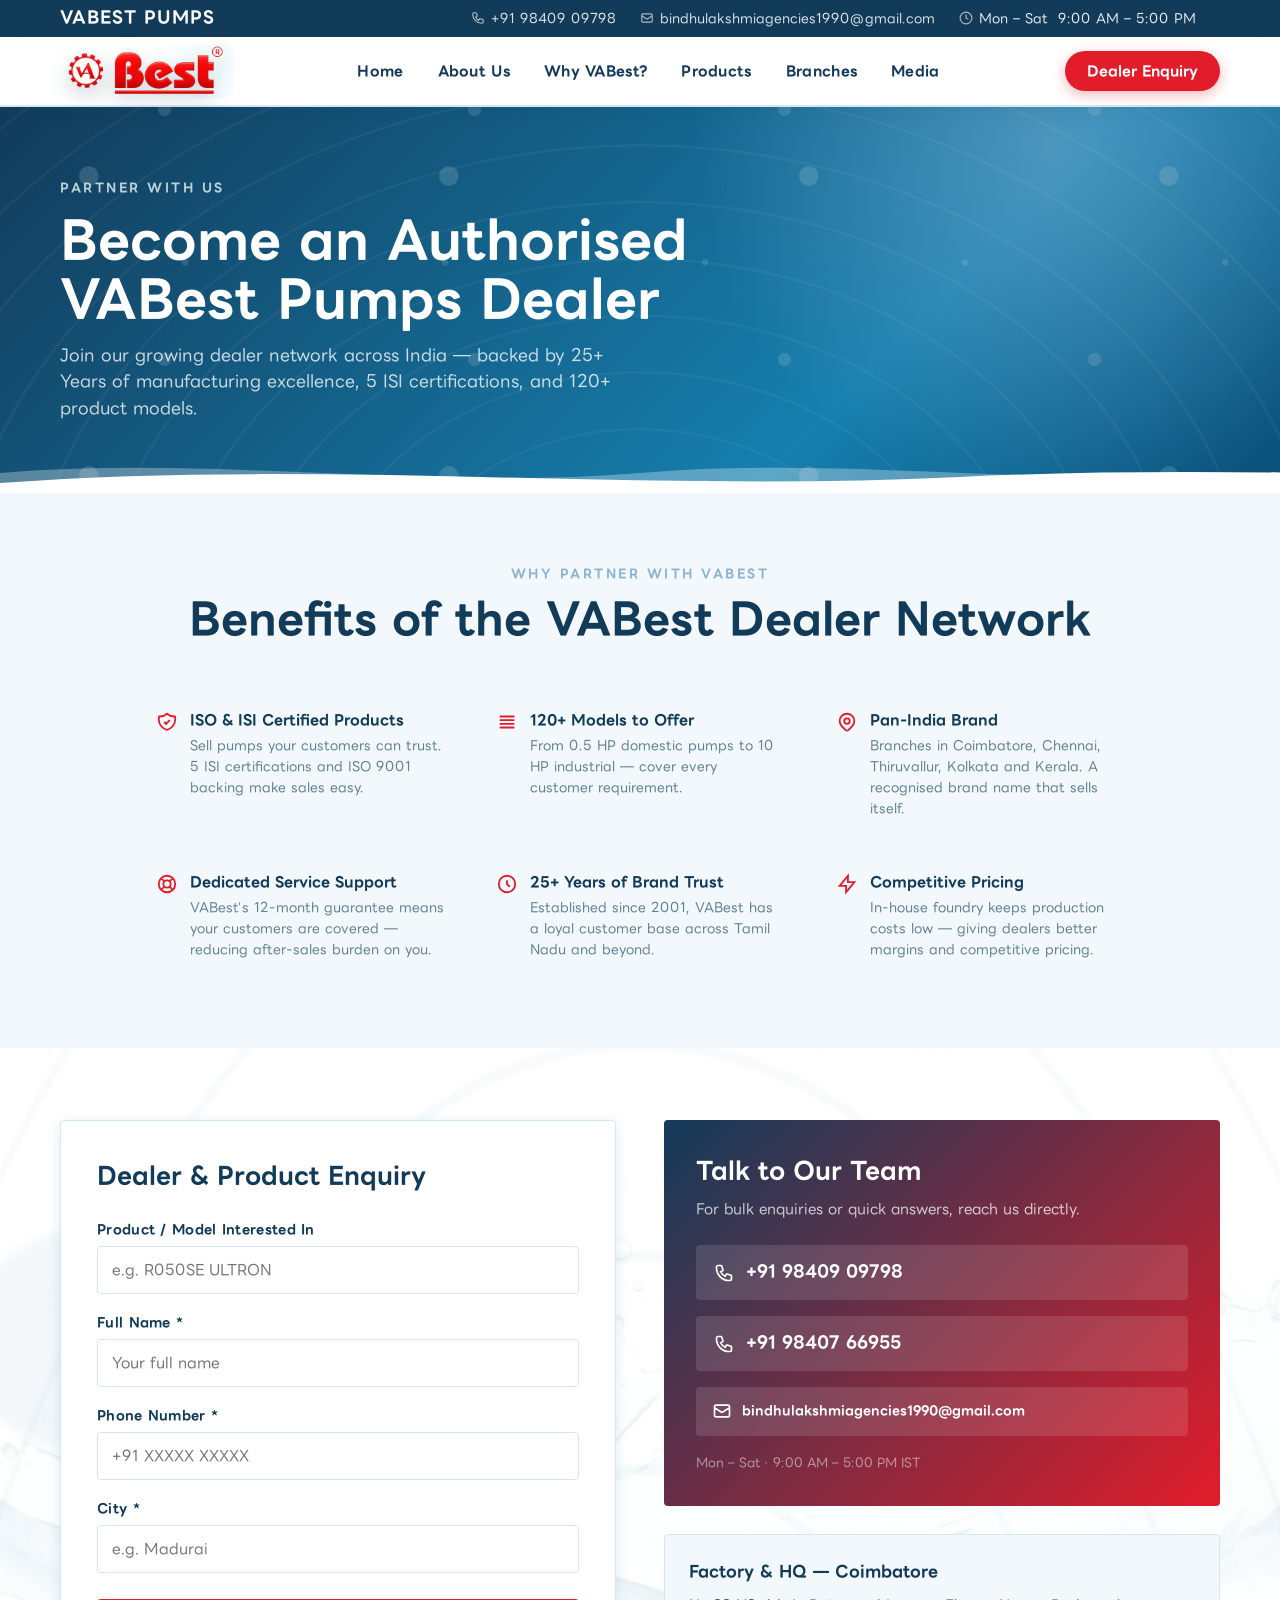
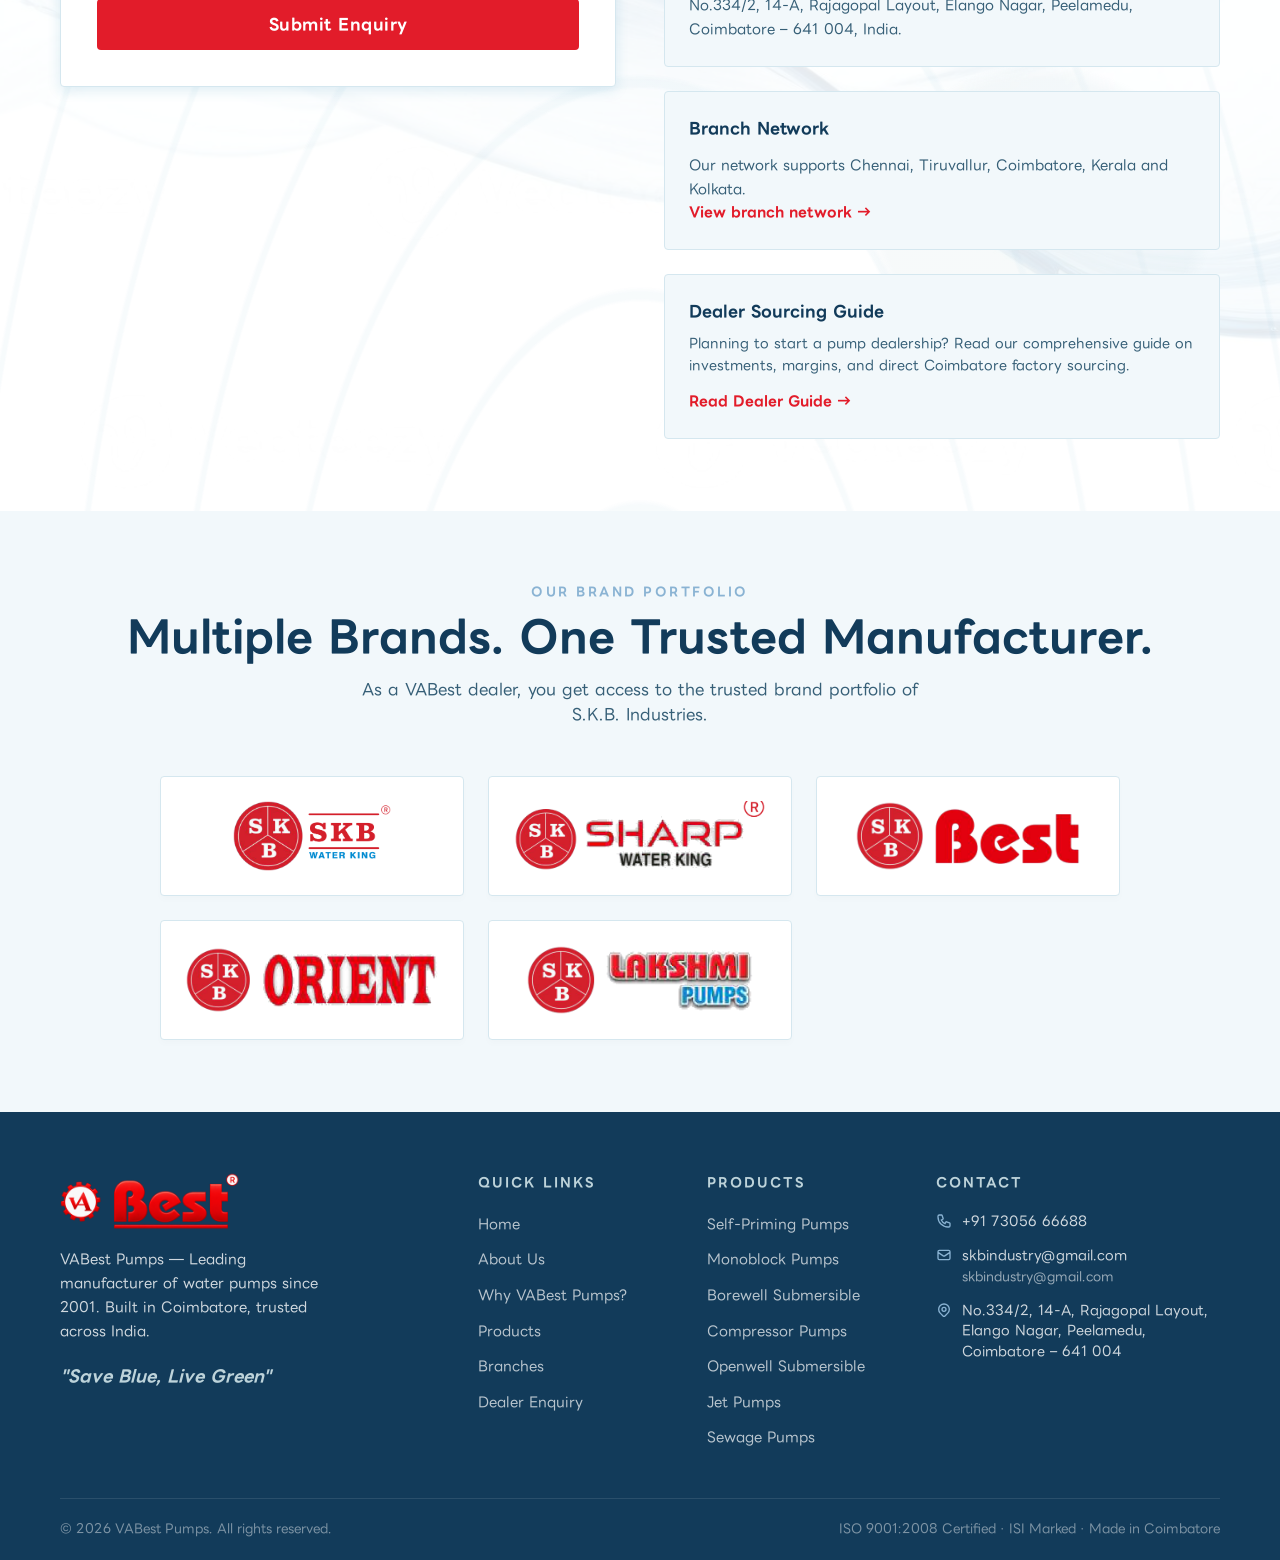
<file: dealer.html>
<!DOCTYPE html>
<html lang="en">
<head>
  <meta charset="UTF-8" />
  <meta name="viewport" content="width=device-width, initial-scale=1.0" />
  <title>Become a Dealer for VABest Pumps | Water Pump Dealership Opportunities</title>
  <link rel="stylesheet" href="assets/css/style.css?v=23" />
<script type="application/ld+json">
{
  "@context": "https://schema.org",
  "@type": "LocalBusiness",
  "name": "VABest Pumps",
  "image": "https://vabest.vercel.app/assets/images/logo-vabest.png",
  "url": "https://vabest.vercel.app/",
  "telephone": "+919840909798",
  "email": "bindhulakshmiagencies1990@gmail.com",
  "address": {
    "@type": "PostalAddress",
    "streetAddress": "No.334/2, 14-A, Rajagopal Layout, Elango Nagar, Peelamedu",
    "addressLocality": "Coimbatore",
    "postalCode": "641004",
    "addressCountry": "IN"
  },
  "geo": {
    "@type": "GeoCoordinates",
    "latitude": 11.0263,
    "longitude": 77.0097
  },
  "openingHoursSpecification": {
    "@type": "OpeningHoursSpecification",
    "dayOfWeek": [
      "Monday",
      "Tuesday",
      "Wednesday",
      "Thursday",
      "Friday",
      "Saturday"
    ],
    "opens": "09:00",
    "closes": "17:00"
  }
}
  </script>
</head>
<body>

  <div class="top-bar">
    <div class="container">
      <span class="brand-name">VABEST PUMPS</span>
      <span class="info-item always"><svg width="14" height="14" fill="none" viewBox="0 0 24 24" stroke="currentColor" stroke-width="2"><path d="M3 5a2 2 0 012-2h3.28a1 1 0 01.948.684l1.498 4.493a1 1 0 01-.502 1.21l-2.257 1.13a11.042 11.042 0 005.516 5.516l1.13-2.257a1 1 0 011.21-.502l4.493 1.498a1 1 0 01.684.949V19a2 2 0 01-2 2h-1C9.716 21 3 14.284 3 6V5z"/></svg><a href="tel:+919840909798">+91 98409 09798</a></span>
      <span class="info-item always"><svg width="14" height="14" fill="none" viewBox="0 0 24 24" stroke="currentColor" stroke-width="2"><path d="M3 8l7.89 5.26a2 2 0 002.22 0L21 8M5 19h14a2 2 0 002-2V7a2 2 0 00-2-2H5a2 2 0 00-2 2v10a2 2 0 002 2z"/></svg><a href="mailto:bindhulakshmiagencies1990@gmail.com">bindhulakshmiagencies1990<wbr>@gmail.com</a></span>
      <span class="info-item"><svg width="14" height="14" fill="none" viewBox="0 0 24 24" stroke="currentColor" stroke-width="2"><circle cx="12" cy="12" r="10"/><path d="M12 6v6l4 2"/></svg>Mon – Sat &nbsp;9:00 AM – 5:00 PM</span>
    
      <span class="info-item lang-selector-wrap">
        <div id="google_translate_element"></div>
      </span>
    </div>
  </div>

  <header class="site-header">
    <div class="container">
      <div class="nav-wrap">
        <a href="index.html" class="logo">
          <img src="assets/images/logo-vabest.png" alt="VABest Pumps" class="logo-img" />
        </a>
        <nav class="main-nav">
          <a href="index.html">Home</a>
          <a href="about.html">About Us</a>
          <a href="why-vabest.html">Why VABest?</a>
          <a href="products.html">Products</a>
          <a href="branches.html">Branches</a>
          <a href="media.html">Media</a>
        </nav>
        <div class="nav-right">
          <a href="dealer.html" class="nav-cta">Dealer Enquiry</a>
          <div class="hamburger" id="menuBtn"><span></span><span></span><span></span></div>
        </div>
      </div>
    </div>
  </header>

  <div class="mobile-nav" id="mobileNav">
    <div class="mobile-nav-header">
      <a href="index.html" class="logo"><img src="assets/images/logo-vabest.png" alt="VABest Pumps" class="logo-img" /></a>
      <span class="mobile-nav-close" id="menuClose">✕</span>
    </div>
    <ul>
      <li><a href="index.html">Home</a></li>
      <li><a href="about.html">About Us</a></li>
      <li><a href="why-vabest.html">Why VABest Pumps?</a></li>
      <li><a href="products.html">Products</a></li>
      <li><a href="branches.html">Branches</a></li>
      <li><a href="media.html">Media Gallery</a></li>
      <li><a href="dealer.html">Dealer Enquiry</a></li>
    </ul>
    <a href="dealer.html" class="btn btn-cta">Become a Dealer</a>
    <div class="mobile-top-info">
      <span>Mob <a href="tel:+919840909798">+91 98409 09798</a></span>
      <span>Email <a href="mailto:bindhulakshmiagencies1990@gmail.com">bindhulakshmiagencies1990@gmail.com</a></span>
      <span>Mon–Sat · 9AM–5PM</span>
    </div>
  </div>

  <section class="page-hero">
    <div class="container page-hero-container">
      <div class="page-hero-text">
        <div class="eyebrow">Partner With Us</div>
        <h1>Become an Authorised<br />VABest Pumps Dealer</h1>
        <p>Join our growing dealer network across India — backed by 25+ Years of manufacturing excellence, 5 ISI certifications, and 120+ product models.</p>
      </div>
    </div>
    <div class="page-hero-waves" aria-hidden="true">
      <svg class="phw-back" viewBox="0 0 2880 50" preserveAspectRatio="none" xmlns="http://www.w3.org/2000/svg">
        <path fill="#ffffff" d="M0,28 C240,10 480,46 720,28 C960,10 1200,46 1440,28 C1680,10 1920,46 2160,28 C2400,10 2640,46 2880,28 L2880,50 L0,50 Z"/>
      </svg>
      <svg class="phw-front" viewBox="0 0 2880 50" preserveAspectRatio="none" xmlns="http://www.w3.org/2000/svg">
        <path fill="#ffffff" d="M0,38 C360,14 720,48 1080,32 C1440,16 1800,44 2160,30 C2520,16 2750,40 2880,38 L2880,50 L0,50 Z"/>
      </svg>
    </div>
  </section>

  <!-- DEALER BENEFITS -->
  <section class="section section-bg">
    <div class="container">
      <div class="section-header">
        <div class="eyebrow">Why Partner With VABest</div>
        <h2>Benefits of the VABest Dealer Network</h2>
      </div>
      <div style="display:grid;grid-template-columns:repeat(auto-fill,minmax(260px,1fr));gap:20px;max-width:1000px;margin:0 auto;">
        <div class="benefit-item">
          <svg width="22" height="22" fill="none" viewBox="0 0 24 24" stroke="currentColor" stroke-width="2"><path d="M9 12l2 2 4-4m5.618-4.016A11.955 11.955 0 0112 2.944a11.955 11.955 0 01-8.618 3.04A12.02 12.02 0 003 9c0 5.591 3.824 10.29 9 11.622 5.176-1.332 9-6.03 9-11.622 0-1.042-.133-2.052-.382-3.016z"/></svg>
          <div>
            <h4>ISO &amp; ISI Certified Products</h4>
            <p>Sell pumps your customers can trust. 5 ISI certifications and ISO 9001 backing make sales easy.</p>
          </div>
        </div>
        <div class="benefit-item">
          <svg width="22" height="22" fill="none" viewBox="0 0 24 24" stroke="currentColor" stroke-width="2"><path d="M4 6h16M4 10h16M4 14h16M4 18h16"/></svg>
          <div>
            <h4>120+ Models to Offer</h4>
            <p>From 0.5 HP domestic pumps to 10 HP industrial — cover every customer requirement.</p>
          </div>
        </div>
        <div class="benefit-item">
          <svg width="22" height="22" fill="none" viewBox="0 0 24 24" stroke="currentColor" stroke-width="2"><path d="M17.657 16.657L13.414 20.9a1.998 1.998 0 01-2.827 0l-4.244-4.243a8 8 0 1111.314 0z"/><path d="M15 11a3 3 0 11-6 0 3 3 0 016 0z"/></svg>
          <div>
            <h4>Pan-India Brand</h4>
            <p>Branches in Coimbatore, Chennai, Thiruvallur, Kolkata and Kerala. A recognised brand name that sells itself.</p>
          </div>
        </div>
        <div class="benefit-item">
          <svg width="22" height="22" fill="none" viewBox="0 0 24 24" stroke="currentColor" stroke-width="2"><path d="M18.364 5.636l-3.536 3.536m0 5.656l3.536 3.536M9.172 9.172L5.636 5.636m3.536 9.192l-3.536 3.536M21 12a9 9 0 11-18 0 9 9 0 0118 0zm-5 0a4 4 0 11-8 0 4 4 0 018 0z"/></svg>
          <div>
            <h4>Dedicated Service Support</h4>
            <p>VABest's 12-month guarantee means your customers are covered — reducing after-sales burden on you.</p>
          </div>
        </div>
        <div class="benefit-item">
          <svg width="22" height="22" fill="none" viewBox="0 0 24 24" stroke="currentColor" stroke-width="2"><path d="M12 8v4l3 3m6-3a9 9 0 11-18 0 9 9 0 0118 0z"/></svg>
          <div>
            <h4>25+ Years of Brand Trust</h4>
            <p>Established since 2001, VABest has a loyal customer base across Tamil Nadu and beyond.</p>
          </div>
        </div>
        <div class="benefit-item">
          <svg width="22" height="22" fill="none" viewBox="0 0 24 24" stroke="currentColor" stroke-width="2"><path d="M13 10V3L4 14h7v7l9-11h-7z"/></svg>
          <div>
            <h4>Competitive Pricing</h4>
            <p>In-house foundry keeps production costs low — giving dealers better margins and competitive pricing.</p>
          </div>
        </div>
      </div>
    </div>
  </section>

  <!-- ENQUIRY FORM + DIRECT CONTACT -->
  <section class="section section-drops">
    <div class="container">
      <div class="service-grid">

        <!-- FORM -->
        <div class="form-card">
          <h3 id="dealerFormTitle">Dealer & Product Enquiry</h3>
          <form action="https://formsubmit.co/bindhulakshmiagencies1990@gmail.com" method="POST">
            <div class="form-group" id="productGroup">
              <label>Product / Model Interested In</label>
              <input type="text" name="product" id="enquiryProduct" placeholder="e.g. R050SE ULTRON" />
            </div>
            <div class="form-group">
              <label>Full Name *</label>
              <input type="text" name="name" placeholder="Your full name" required />
            </div>
            <div class="form-group">
              <label>Phone Number *</label>
              <input type="tel" name="phone" placeholder="+91 XXXXX XXXXX" required />
            </div>
            <div class="form-group">
              <label>City *</label>
              <input type="text" name="city" placeholder="e.g. Madurai" required />
            </div>
            <input type="hidden" name="_subject" value="New Product / Dealer Enquiry — VABest Pumps" />
            <input type="hidden" name="_template" value="table" />
            <input type="hidden" name="_captcha" value="false" />
            <input type="hidden" name="_next" value="https://vabest.vercel.app/dealer.html?submitted=1" />
            <button type="submit" class="btn btn-cta" style="width:100%;justify-content:center;font-size:1rem;margin-top:8px;">Submit Enquiry</button>
          </form>
        </div>

        <!-- SIDE INFO -->
        <div>
          <!-- Direct contact -->
          <div style="background:linear-gradient(135deg,var(--primary-dark),var(--primary));border-radius:var(--radius-lg);padding:32px;color:#fff;margin-bottom:28px;">
            <h3 style="font-family:var(--font-head);font-size:1.5rem;font-weight:700;margin-bottom:8px;">Talk to Our Team</h3>
            <p style="color:rgba(255,255,255,0.75);font-size:0.9rem;margin-bottom:24px;">For bulk enquiries or quick answers, reach us directly.</p>
            <div style="display:flex;flex-direction:column;gap:16px;">
              <a href="tel:+919840909798" style="display:flex;align-items:center;gap:12px;background:rgba(255,255,255,0.12);border-radius:var(--radius);padding:14px 18px;color:#fff;font-family:var(--font-sub);font-weight:700;font-size:1.05rem;">
                <svg width="20" height="20" fill="none" viewBox="0 0 24 24" stroke="currentColor" stroke-width="2"><path d="M3 5a2 2 0 012-2h3.28a1 1 0 01.948.684l1.498 4.493a1 1 0 01-.502 1.21l-2.257 1.13a11.042 11.042 0 005.516 5.516l1.13-2.257a1 1 0 011.21-.502l4.493 1.498a1 1 0 01.684.949V19a2 2 0 01-2 2h-1C9.716 21 3 14.284 3 6V5z"/></svg>
                +91 98409 09798
              </a>
              <a href="tel:+919840766955" style="display:flex;align-items:center;gap:12px;background:rgba(255,255,255,0.12);border-radius:var(--radius);padding:14px 18px;color:#fff;font-family:var(--font-sub);font-weight:700;font-size:1.05rem;">
                <svg width="20" height="20" fill="none" viewBox="0 0 24 24" stroke="currentColor" stroke-width="2"><path d="M3 5a2 2 0 012-2h3.28a1 1 0 01.948.684l1.498 4.493a1 1 0 01-.502 1.21l-2.257 1.13a11.042 11.042 0 005.516 5.516l1.13-2.257a1 1 0 011.21-.502l4.493 1.498a1 1 0 01.684.949V19a2 2 0 01-2 2h-1C9.716 21 3 14.284 3 6V5z"/></svg>
                +91 98407 66955
              </a>
              <a href="mailto:bindhulakshmiagencies1990@gmail.com" style="display:flex;align-items:center;gap:10px;background:rgba(255,255,255,0.12);border-radius:var(--radius);padding:14px 16px;color:#fff;font-family:var(--font-sub);font-weight:600;font-size:0.8rem;">
                <svg width="20" height="20" fill="none" viewBox="0 0 24 24" stroke="currentColor" stroke-width="2"><path d="M3 8l7.89 5.26a2 2 0 002.22 0L21 8M5 19h14a2 2 0 002-2V7a2 2 0 00-2-2H5a2 2 0 00-2 2v10a2 2 0 002 2z"/></svg>
                <span style="min-width:0;overflow-wrap:anywhere;word-break:break-word;">bindhulakshmiagencies<wbr>1990@gmail.com</span>
              </a>
            </div>
            <p style="font-size:0.78rem;color:rgba(255,255,255,0.5);margin-top:18px;">Mon – Sat · 9:00 AM – 5:00 PM IST</p>
          </div>

          <!-- Factory and HQ -->
          <div style="background:var(--bg-light);border:1.5px solid var(--border);border-radius:var(--radius-lg);padding:24px;margin-bottom:24px;">
            <h4 style="font-family:var(--font-sub);font-weight:700;color:var(--primary-dark);margin-bottom:10px;">Factory &amp; HQ — Coimbatore</h4>
            <p style="font-size:0.88rem;color:var(--text-mid);line-height:1.7;">No.334/2, 14-A, Rajagopal Layout, Elango Nagar, Peelamedu, Coimbatore – 641 004, India.</p>
          </div>

          <!-- Branch network -->
          <div style="background:var(--bg-light);border:1.5px solid var(--border);border-radius:var(--radius-lg);padding:24px;">
            <h4 style="font-family:var(--font-sub);font-weight:700;color:var(--primary-dark);margin-bottom:12px;">Branch Network</h4>
            <p style="font-size:0.88rem;color:var(--text-mid);line-height:1.7;">Our network supports Chennai, Tiruvallur, Coimbatore, Kerala and Kolkata.<br/><a href="branches.html" style="color:var(--primary);font-weight:600;text-decoration:none;">View branch network →</a></p>
          </div>

          <!-- Dealer Sourcing Guide Link -->
          <div style="background:var(--bg-light);border:1.5px solid var(--border);border-radius:var(--radius-lg);padding:24px;margin-top:24px;">
            <h4 style="font-family:var(--font-sub);font-weight:700;color:var(--primary-dark);margin-bottom:8px;">Dealer Sourcing Guide</h4>
            <p style="font-size:0.85rem;color:var(--text-mid);line-height:1.6;margin-bottom:12px;">Planning to start a pump dealership? Read our comprehensive guide on investments, margins, and direct Coimbatore factory sourcing.</p>
            <a href="blog/water-pump-dealership-guide-coimbatore-sourcing" style="color:var(--primary);font-family:var(--font-sub);font-weight:600;font-size:0.88rem;text-decoration:none;">Read Dealer Guide →</a>
          </div>

        </div>

      </div>
    </div>
  </section>

  <!-- BRANDS -->
  <section class="section section-bg">
    <div class="container">
      <div class="section-header">
        <div class="eyebrow">Our Brand Portfolio</div>
        <h2>Multiple Brands. One Trusted Manufacturer.</h2>
        <p>As a VABest dealer, you get access to the trusted brand portfolio of S.K.B. Industries.</p>
      </div>
      <div class="brands-logo-grid">
        <div class="brand-logo-card">
          <img src="assets/images/brand-skb.png" alt="SKB Water King Logo" />
        </div>
        <div class="brand-logo-card">
          <img src="assets/images/brand-sharp.png" alt="Sharp Water King Logo" />
        </div>
        <div class="brand-logo-card">
          <img src="assets/images/brand-best.png" alt="Best Logo" />
        </div>
        <div class="brand-logo-card">
          <img src="assets/images/brand-orient.png" alt="Orient Logo" />
        </div>
        <div class="brand-logo-card">
          <img src="assets/images/brand-lakshmi.png" alt="Lakshmi Pumps Logo" />
        </div>
      </div>
    </div>
  </section>

    <!-- FOOTER -->
  <footer class="site-footer">
    <div class="container">
      <div class="footer-grid">
        <div class="footer-brand">
          <img src="assets/images/logo-vabest.png" alt="VABest" class="footer-emblem" />
          <p>VABest Pumps — Leading manufacturer of water pumps since 2001. Built in Coimbatore, trusted across India.</p>
          <div class="footer-tagline">"Save Blue, Live Green"</div>
        </div>
        <div class="footer-col">
          <h4>Quick Links</h4>
          <ul>
            <li><a href="index.html">Home</a></li>
            <li><a href="about.html">About Us</a></li>
            <li><a href="why-vabest.html">Why VABest Pumps?</a></li>
            <li><a href="products.html">Products</a></li>
            <li><a href="branches.html">Branches</a></li>
            <li><a href="dealer.html">Dealer Enquiry</a></li>
          </ul>
        </div>
        <div class="footer-col">
          <h4>Products</h4>
          <ul>
            <li><a href="products.html">Self-Priming Pumps</a></li>
            <li><a href="products.html">Monoblock Pumps</a></li>
            <li><a href="products.html">Borewell Submersible</a></li>
            <li><a href="products.html">Compressor Pumps</a></li>
            <li><a href="products.html">Openwell Submersible</a></li>
            <li><a href="products.html">Jet Pumps</a></li>
            <li><a href="products.html">Sewage Pumps</a></li>
          </ul>
        </div>
        <div class="footer-col">
          <h4>Contact</h4>
          <div class="footer-contact">
            <div class="contact-item">
              <svg width="16" height="16" fill="none" viewBox="0 0 24 24" stroke="currentColor" stroke-width="2"><path d="M3 5a2 2 0 012-2h3.28a1 1 0 01.948.684l1.498 4.493a1 1 0 01-.502 1.21l-2.257 1.13a11.042 11.042 0 005.516 5.516l1.13-2.257a1 1 0 011.21-.502l4.493 1.498a1 1 0 01.684.949V19a2 2 0 01-2 2h-1C9.716 21 3 14.284 3 6V5z"/></svg>
              <p><a href="tel:+917305666688">+91 73056 66688</a></p>
            </div>
            <div class="contact-item">
              <svg width="16" height="16" fill="none" viewBox="0 0 24 24" stroke="currentColor" stroke-width="2"><path d="M3 8l7.89 5.26a2 2 0 002.22 0L21 8M5 19h14a2 2 0 002-2V7a2 2 0 00-2-2H5a2 2 0 00-2 2v10a2 2 0 002 2z"/></svg>
              <p><a href="mailto:skbindustry@gmail.com">skbindustry@gmail.com</a><br/><a href="mailto:skbindustry@gmail.com" style="font-size:0.8rem;opacity:0.7;">skbindustry@gmail.com</a></p>
            </div>
            <div class="contact-item">
              <svg width="16" height="16" fill="none" viewBox="0 0 24 24" stroke="currentColor" stroke-width="2"><path d="M17.657 16.657L13.414 20.9a1.998 1.998 0 01-2.827 0l-4.244-4.243a8 8 0 1111.314 0z"/><path d="M15 11a3 3 0 11-6 0 3 3 0 016 0z"/></svg>
              <p>No.334/2, 14-A, Rajagopal Layout,<br/>Elango Nagar, Peelamedu,<br/>Coimbatore – 641 004</p>
            </div>
          </div>
        </div>
      </div>
      <div class="footer-bottom">
        <span>© 2026 VABest Pumps. All rights reserved.</span>
        <span>ISO 9001:2008 Certified · ISI Marked · Made in Coimbatore</span>
      </div>
    </div>
  </footer>

  <script src="assets/js/main.js"></script>
  <script>
    (function() {
      const p = new URLSearchParams(window.location.search).get('product');
      if (p) {
        const inp = document.getElementById('enquiryProduct');
        if (inp) {
          inp.value = p;
          inp.style.borderColor = 'var(--primary)';
        }
        const title = document.getElementById('dealerFormTitle');
        if (title) {
          title.textContent = 'Enquire about ' + p;
        }
      }
    })();
  </script>

  
  <script>
    function googleTranslateElementInit() {
      new google.translate.TranslateElement({
        pageLanguage: 'en',
        includedLanguages: 'hi,ta,ml,bn',
        layout: google.translate.TranslateElement.InlineLayout.SIMPLE,
        autoDisplay: false
      }, 'google_translate_element');
    }
  </script>
  <script src="//translate.google.com/translate_a/element.js?cb=googleTranslateElementInit"></script>
</body>
</html>
</file>
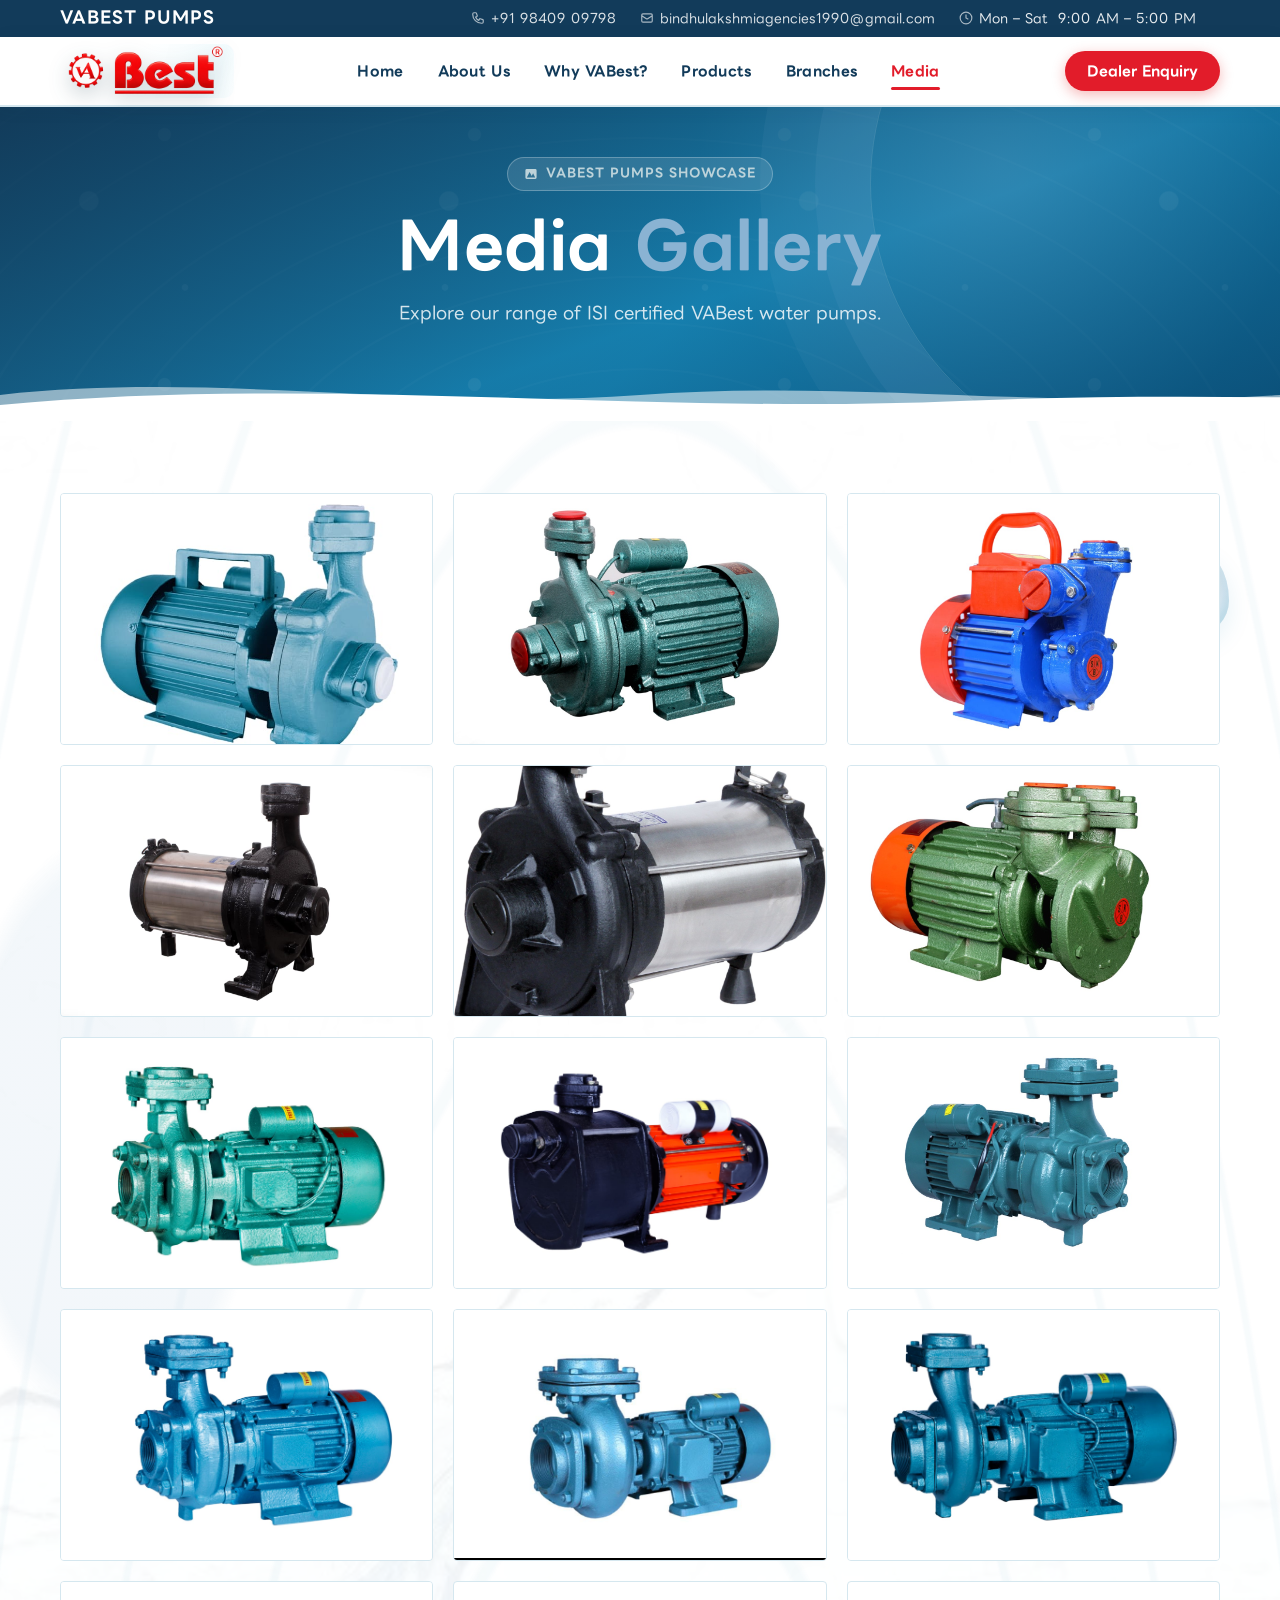
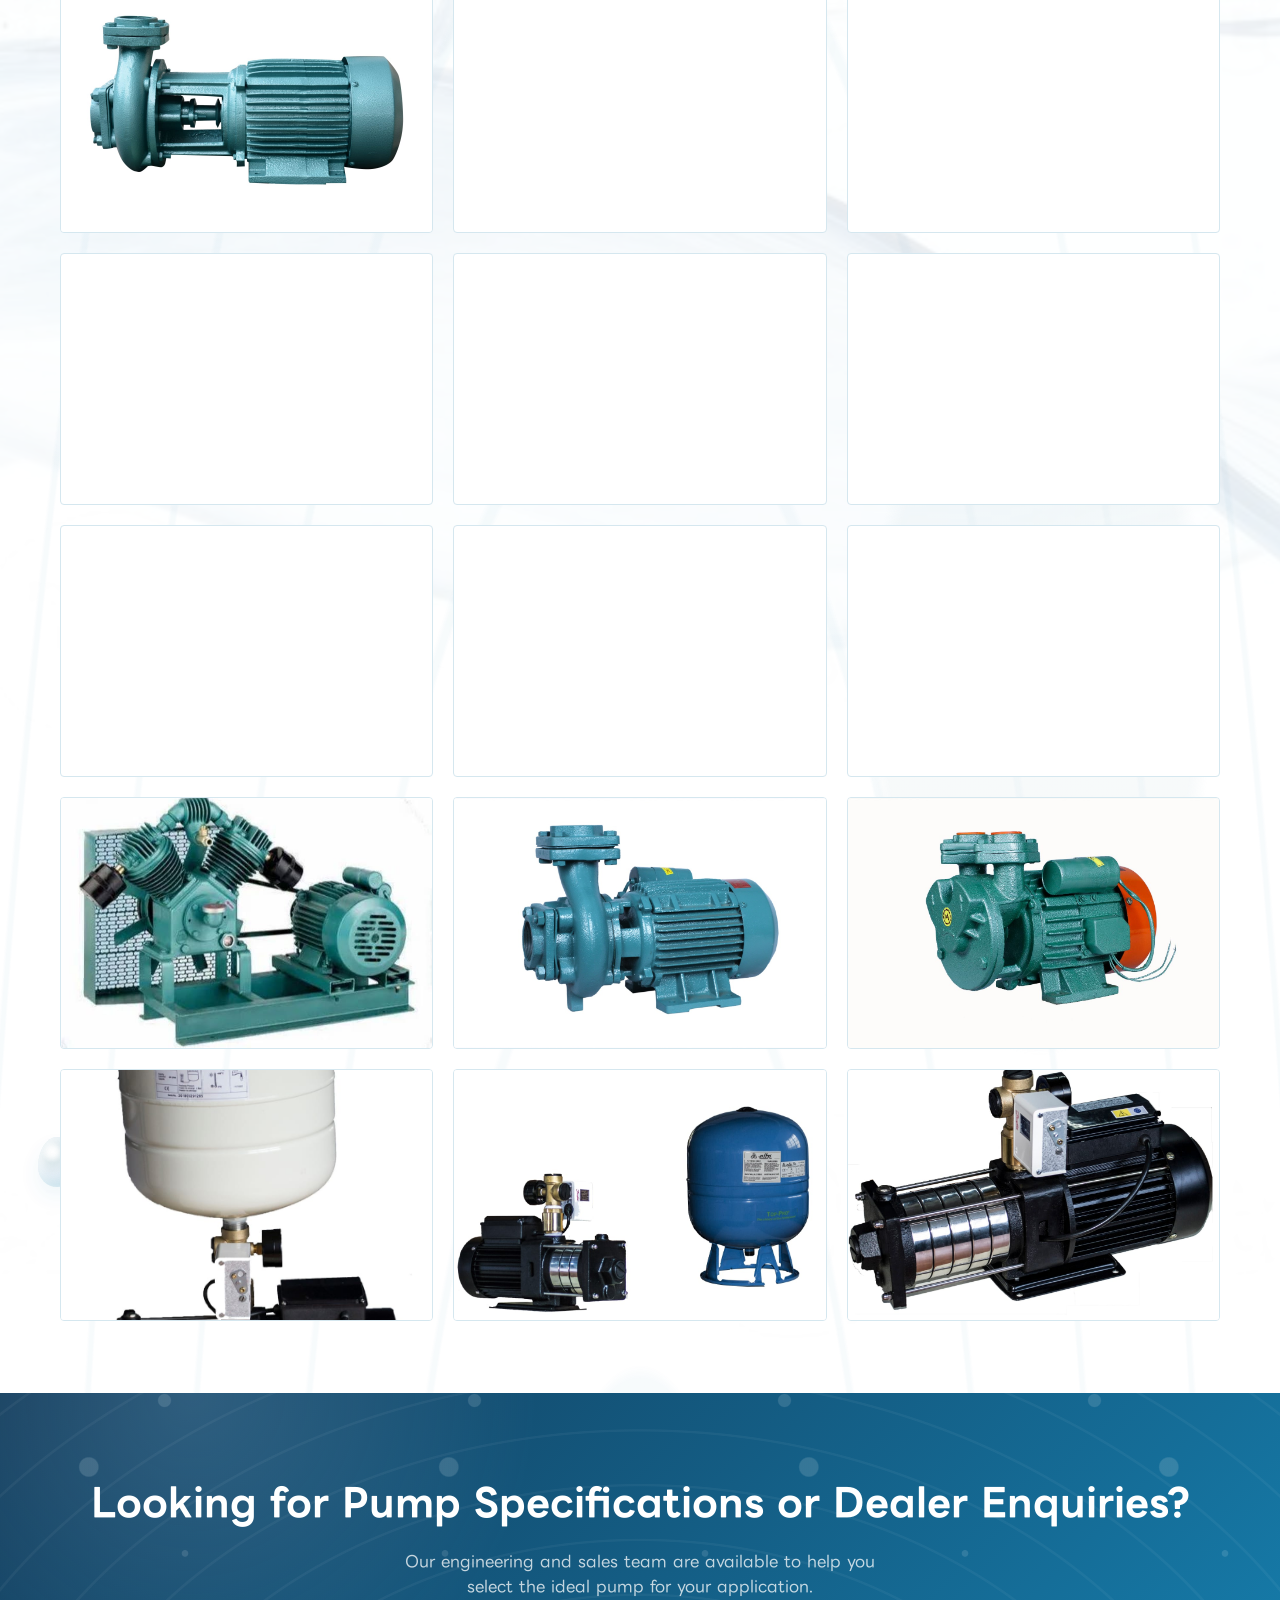
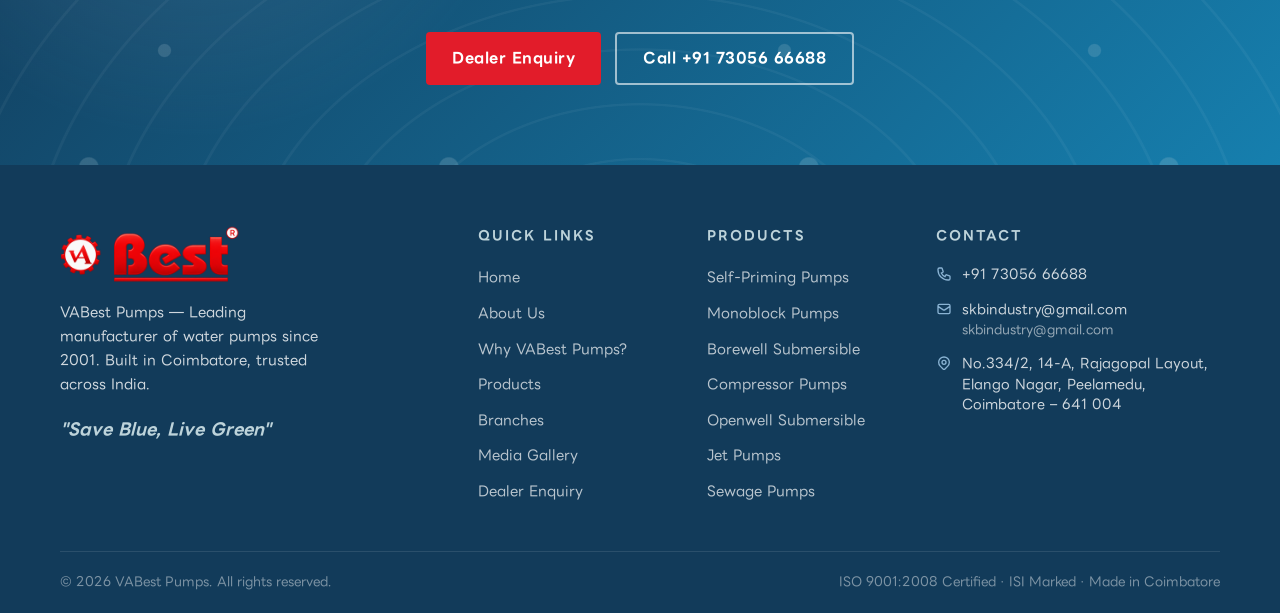
<file: media.html>
<!DOCTYPE html>
<html lang="en">
<head>
  <meta charset="UTF-8" />
  <meta name="viewport" content="width=device-width, initial-scale=1.0" />
  <title>Media Gallery — VABest Pumps Coimbatore | Product & Factory Gallery</title>
  <meta name="description" content="Explore the VABest Pumps photo gallery featuring VABest water pumps, factory operations, and product showcases in Coimbatore." />
  <link rel="preconnect" href="https://fonts.googleapis.com" />
  <link rel="preconnect" href="https://fonts.gstatic.com" crossorigin />
  <link rel="stylesheet" href="assets/css/style.css?v=23" />
  <script type="application/ld+json">
  {
    "@context": "https://schema.org",
    "@type": "ImageGallery",
    "name": "VABest Pumps Media Gallery",
    "description": "Photo gallery of VABest Pumps water pumps and manufacturing operations.",
    "url": "https://vabest.vercel.app/media",
    "publisher": {
      "@type": "Organization",
      "name": "VABest Pumps",
      "logo": "https://vabest.vercel.app/assets/images/logo-vabest.png"
    }
  }
  </script>
  <style>
    .media-gallery-grid {
      display: grid;
      grid-template-columns: repeat(auto-fill, minmax(280px, 1fr));
      gap: 20px;
    }
    .media-card {
      background: var(--bg-white);
      border: 1.5px solid var(--border);
      border-radius: var(--radius-lg);
      overflow: hidden;
      transition: all var(--transition);
      cursor: pointer;
      position: relative;
    }
    .media-card:hover {
      border-color: var(--primary);
      box-shadow: var(--shadow-lg);
      transform: translateY(-4px);
    }
    .media-card-img {
      width: 100%;
      height: 250px;
      object-fit: cover;
      display: block;
      transition: transform 0.35s ease;
    }
    .media-card:hover .media-card-img {
      transform: scale(1.06);
    }
    .media-card-overlay {
      position: absolute;
      inset: 0;
      background: rgba(2, 132, 199, 0.45);
      display: flex;
      align-items: center;
      justify-content: center;
      opacity: 0;
      transition: opacity var(--transition);
    }
    .media-card:hover .media-card-overlay {
      opacity: 1;
    }
    .media-card-overlay svg {
      color: #ffffff;
      width: 38px;
      height: 38px;
      transform: scale(0.8);
      transition: transform var(--transition);
    }
    .media-card:hover .media-card-overlay svg {
      transform: scale(1);
    }

    /* ── Full View Lightbox Slider ── */
    .lightbox-modal {
      display: none;
      position: fixed;
      z-index: 9999;
      inset: 0;
      background-color: rgba(8, 15, 30, 0.94);
      backdrop-filter: blur(10px);
      align-items: center;
      justify-content: center;
      animation: fadeIn 0.25s ease both;
      user-select: none;
    }
    .lightbox-close {
      position: absolute;
      top: 20px;
      right: 28px;
      color: #ffffff;
      font-size: 36px;
      font-weight: bold;
      cursor: pointer;
      z-index: 10001;
      transition: color 0.2s;
    }
    .lightbox-close:hover {
      color: var(--secondary);
    }
    .lightbox-prev, .lightbox-next {
      position: absolute;
      top: 50%;
      transform: translateY(-50%);
      background: rgba(255, 255, 255, 0.15);
      border: 1px solid rgba(255, 255, 255, 0.3);
      color: #ffffff;
      width: 52px;
      height: 52px;
      border-radius: 50%;
      display: flex;
      align-items: center;
      justify-content: center;
      cursor: pointer;
      z-index: 10001;
      transition: all var(--transition);
    }
    .lightbox-prev:hover, .lightbox-next:hover {
      background: var(--primary);
      border-color: var(--primary);
      transform: translateY(-50%) scale(1.1);
    }
    .lightbox-prev { left: 24px; }
    .lightbox-next { right: 24px; }

    .lightbox-content-wrap {
      position: relative;
      max-width: 90vw;
      max-height: 85vh;
      display: flex;
      flex-direction: column;
      align-items: center;
    }
    .lightbox-content {
      max-width: 100%;
      max-height: 78vh;
      object-fit: contain;
      border-radius: var(--radius);
      box-shadow: 0 20px 60px rgba(0, 0, 0, 0.6);
      animation: scaleIn 0.3s cubic-bezier(0.34, 1.56, 0.64, 1) both;
    }
    .lightbox-counter {
      margin-top: 14px;
      color: rgba(255, 255, 255, 0.85);
      font-family: var(--font-sub);
      font-size: 0.9rem;
      font-weight: 600;
      letter-spacing: 1px;
      background: rgba(0, 0, 0, 0.5);
      padding: 4px 16px;
      border-radius: 20px;
    }

    @media (max-width: 768px) {
      .lightbox-prev { left: 10px; width: 44px; height: 44px; }
      .lightbox-next { right: 10px; width: 44px; height: 44px; }
      .lightbox-close { top: 12px; right: 18px; font-size: 32px; }
    }
  </style>
</head>
<body>

  <!-- TOP BAR -->
  <div class="top-bar">
    <div class="container">
      <span class="brand-name">VABEST PUMPS</span>
      <span class="info-item always">
        <svg width="14" height="14" fill="none" viewBox="0 0 24 24" stroke="currentColor" stroke-width="2"><path d="M3 5a2 2 0 012-2h3.28a1 1 0 01.948.684l1.498 4.493a1 1 0 01-.502 1.21l-2.257 1.13a11.042 11.042 0 005.516 5.516l1.13-2.257a1 1 0 011.21-.502l4.493 1.498a1 1 0 01.684.949V19a2 2 0 01-2 2h-1C9.716 21 3 14.284 3 6V5z"/></svg>
        <a href="tel:+919840909798">+91 98409 09798</a>
      </span>
      <span class="info-item always">
        <svg width="14" height="14" fill="none" viewBox="0 0 24 24" stroke="currentColor" stroke-width="2"><path d="M3 8l7.89 5.26a2 2 0 002.22 0L21 8M5 19h14a2 2 0 002-2V7a2 2 0 00-2-2H5a2 2 0 00-2 2v10a2 2 0 002 2z"/></svg>
        <a href="mailto:bindhulakshmiagencies1990@gmail.com">bindhulakshmiagencies<wbr>1990@gmail.com</a>
      </span>
      <span class="info-item">
        <svg width="14" height="14" fill="none" viewBox="0 0 24 24" stroke="currentColor" stroke-width="2"><circle cx="12" cy="12" r="10"/><path d="M12 6v6l4 2"/></svg>
        Mon – Sat &nbsp;9:00 AM – 5:00 PM
      </span>
      <span class="info-item lang-selector-wrap">
        <div id="google_translate_element"></div>
      </span>
    </div>
  </div>

  <!-- HEADER -->
  <header class="site-header">
    <div class="container">
      <div class="nav-wrap">
        <a href="index.html" class="logo">
          <img src="assets/images/logo-vabest.png" alt="VABest Pumps" class="logo-img" />
        </a>
        <nav class="main-nav">
          <a href="index.html">Home</a>
          <a href="about.html">About Us</a>
          <a href="why-vabest.html">Why VABest?</a>
          <a href="products.html">Products</a>
          <a href="branches.html">Branches</a>
          <a href="media.html" class="active">Media</a>
        </nav>
        <div class="nav-right">
          <a href="dealer.html" class="nav-cta">Dealer Enquiry</a>
          <div class="hamburger" id="menuBtn" aria-label="Open menu">
            <span></span><span></span><span></span>
          </div>
        </div>
      </div>
    </div>
  </header>

  <!-- MOBILE NAV -->
  <div class="mobile-nav" id="mobileNav">
    <div class="mobile-nav-header">
      <a href="index.html" class="logo">
        <img src="assets/images/logo-vabest.png" alt="VABest Pumps" class="logo-img" />
      </a>
      <span class="mobile-nav-close" id="menuClose">✕</span>
    </div>
    <ul>
      <li><a href="index.html">Home</a></li>
      <li><a href="about.html">About Us</a></li>
      <li><a href="why-vabest.html">Why VABest Pumps?</a></li>
      <li><a href="products.html">Products</a></li>
      <li><a href="branches.html">Branches</a></li>
      <li><a href="media.html" class="active">Media Gallery</a></li>
      <li><a href="dealer.html">Dealer Enquiry</a></li>
    </ul>
    <a href="dealer.html" class="btn btn-cta">Become a Dealer</a>
    <div class="mobile-top-info">
      <span>Mob <a href="tel:+919840909798">+91 98409 09798</a></span>
      <span>Email <a href="mailto:bindhulakshmiagencies1990@gmail.com">bindhulakshmiagencies1990@gmail.com</a></span>
      <span>Mon–Sat · 9AM–5PM</span>
    </div>
  </div>

  <!-- HERO SECTION -->
  <section class="hero" style="min-height:280px; padding: 50px 0 60px;">
    <div class="hero-overlay"></div>
    <div class="container hero-container" style="justify-content:center; text-align:center;">
      <div class="hero-content" style="max-width:800px;">
        <div class="hero-badge">
          <svg width="14" height="14" fill="currentColor" viewBox="0 0 20 20"><path fill-rule="evenodd" d="M4 3a2 2 0 00-2 2v10a2 2 0 002 2h12a2 2 0 002-2V5a2 2 0 00-2-2H4zm12 12H4l4-8 3 6 2-4 3 6z"/></svg>
          VABest Pumps Showcase
        </div>
        <h1>Media <span>Gallery</span></h1>
        <p>Explore our range of ISI certified VABest water pumps.</p>
      </div>
    </div>
    <div class="hero-waves" aria-hidden="true">
      <svg class="wave-back" viewBox="0 0 2880 70" preserveAspectRatio="none" xmlns="http://www.w3.org/2000/svg">
        <path fill="#ffffff" d="M0,42 C240,18 480,58 720,42 C960,26 1200,58 1440,42 C1680,26 1920,58 2160,42 C2400,26 2640,58 2880,42 L2880,70 L0,70 Z"/>
      </svg>
      <svg class="wave-front" viewBox="0 0 2880 70" preserveAspectRatio="none" xmlns="http://www.w3.org/2000/svg">
        <path fill="#ffffff" d="M0,52 C360,22 720,62 1080,48 C1440,34 1800,60 2160,44 C2520,28 2700,56 2880,52 L2880,70 L0,70 Z"/>
      </svg>
    </div>
  </section>

  <!-- GALLERY MAIN SECTION -->
  <section class="section section-drops">
    <div class="drops-layer" aria-hidden="true">
      <div class="wd" style="width:64px;height:84px;top:5%;right:4%;"></div>
      <div class="wd" style="width:38px;height:50px;bottom:8%;left:3%;opacity:0.75;"></div>
      <div class="wd" style="width:22px;height:30px;top:40%;right:16%;opacity:0.6;"></div>
    </div>

    <div class="container">
      <div class="media-gallery-grid" id="mediaGallery">
        <!-- 27 Images dynamically rendered -->
      </div>

    </div>
  </section>

  <!-- CTA SECTION -->
  <section class="cta-section">
    <div class="container">
      <h2>Looking for Pump Specifications or Dealer Enquiries?</h2>
      <p>Our engineering and sales team are available to help you select the ideal pump for your application.</p>
      <div class="cta-actions">
        <a href="dealer.html" class="btn btn-cta">Dealer Enquiry</a>
        <a href="tel:+917305666688" class="btn btn-outline-white">Call +91 73056 66688</a>
      </div>
    </div>
  </section>

  <!-- FOOTER -->
  <footer class="site-footer">
    <div class="container">
      <div class="footer-grid">
        <div class="footer-brand">
          <img src="assets/images/logo-vabest.png" alt="VABest" class="footer-emblem" />
          <p>VABest Pumps — Leading manufacturer of water pumps since 2001. Built in Coimbatore, trusted across India.</p>
          <div class="footer-tagline">"Save Blue, Live Green"</div>
        </div>
        <div class="footer-col">
          <h4>Quick Links</h4>
          <ul>
            <li><a href="index.html">Home</a></li>
            <li><a href="about.html">About Us</a></li>
            <li><a href="why-vabest.html">Why VABest Pumps?</a></li>
            <li><a href="products.html">Products</a></li>
            <li><a href="branches.html">Branches</a></li>
            <li><a href="media.html">Media Gallery</a></li>
            <li><a href="dealer.html">Dealer Enquiry</a></li>
          </ul>
        </div>
        <div class="footer-col">
          <h4>Products</h4>
          <ul>
            <li><a href="products.html">Self-Priming Pumps</a></li>
            <li><a href="products.html">Monoblock Pumps</a></li>
            <li><a href="products.html">Borewell Submersible</a></li>
            <li><a href="products.html">Compressor Pumps</a></li>
            <li><a href="products.html">Openwell Submersible</a></li>
            <li><a href="products.html">Jet Pumps</a></li>
            <li><a href="products.html">Sewage Pumps</a></li>
          </ul>
        </div>
        <div class="footer-col">
          <h4>Contact</h4>
          <div class="footer-contact">
            <div class="contact-item">
              <svg width="16" height="16" fill="none" viewBox="0 0 24 24" stroke="currentColor" stroke-width="2"><path d="M3 5a2 2 0 012-2h3.28a1 1 0 01.948.684l1.498 4.493a1 1 0 01-.502 1.21l-2.257 1.13a11.042 11.042 0 005.516 5.516l1.13-2.257a1 1 0 011.21-.502l4.493 1.498a1 1 0 01.684.949V19a2 2 0 01-2 2h-1C9.716 21 3 14.284 3 6V5z"/></svg>
              <p><a href="tel:+917305666688">+91 73056 66688</a></p>
            </div>
            <div class="contact-item">
              <svg width="16" height="16" fill="none" viewBox="0 0 24 24" stroke="currentColor" stroke-width="2"><path d="M3 8l7.89 5.26a2 2 0 002.22 0L21 8M5 19h14a2 2 0 002-2V7a2 2 0 00-2-2H5a2 2 0 00-2 2v10a2 2 0 002 2z"/></svg>
              <p><a href="mailto:skbindustry@gmail.com">skbindustry@gmail.com</a><br/><a href="mailto:skbindustry@gmail.com" style="font-size:0.8rem;opacity:0.7;">skbindustry@gmail.com</a></p>
            </div>
            <div class="contact-item">
              <svg width="16" height="16" fill="none" viewBox="0 0 24 24" stroke="currentColor" stroke-width="2"><path d="M17.657 16.657L13.414 20.9a1.998 1.998 0 01-2.827 0l-4.244-4.243a8 8 0 1111.314 0z"/><path d="M15 11a3 3 0 11-6 0 3 3 0 016 0z"/></svg>
              <p>No.334/2, 14-A, Rajagopal Layout,<br/>Elango Nagar, Peelamedu,<br/>Coimbatore – 641 004</p>
            </div>
          </div>
        </div>
      </div>
      <div class="footer-bottom">
        <span>© 2026 VABest Pumps. All rights reserved.</span>
        <span>ISO 9001:2008 Certified · ISI Marked · Made in Coimbatore</span>
      </div>
    </div>
  </footer>

  <script src="assets/js/main.js"></script>

  <!-- FULL VIEW LIGHTBOX SLIDER MODAL -->
  <div id="lightboxSliderModal" class="lightbox-modal">
    <span class="lightbox-close" onclick="closeSliderLightbox()">&times;</span>
    <button class="lightbox-prev" onclick="prevSliderImage()" aria-label="Previous image">
      <svg width="24" height="24" fill="none" viewBox="0 0 24 24" stroke="currentColor" stroke-width="2.5"><path d="M15 19l-7-7 7-7"/></svg>
    </button>
    <div class="lightbox-content-wrap" onclick="event.stopPropagation()">
      <img class="lightbox-content" id="sliderImg" alt="VABest Pumps Full View" />
      <div class="lightbox-counter" id="sliderCounter">1 / 27</div>
    </div>
    <button class="lightbox-next" onclick="nextSliderImage()" aria-label="Next image">
      <svg width="24" height="24" fill="none" viewBox="0 0 24 24" stroke="currentColor" stroke-width="2.5"><path d="M9 5l7 7-7 7"/></svg>
    </button>
  </div>

  <script>
    // Build 27 images array
    const galleryImages = [];
    for (let i = 1; i <= 27; i++) {
      const numStr = i < 10 ? '0' + i : '' + i;
      galleryImages.push(`assets/images/gallery/gallery-${numStr}.jpg`);
    }

    let currentIndex = 0;
    const gridContainer = document.getElementById('mediaGallery');

    // Render Grid
    galleryImages.forEach((src, idx) => {
      const card = document.createElement('div');
      card.className = 'media-card';
      card.onclick = () => openSliderLightbox(idx);
      card.innerHTML = `
        <img src="${src}" alt="VABest Pumps Gallery Image ${idx + 1}" class="media-card-img" loading="eager" decoding="async" />
        <div class="media-card-overlay">
          <svg width="24" height="24" fill="none" viewBox="0 0 24 24" stroke="currentColor" stroke-width="2">
            <path d="M21 21l-6-6m2-5a7 7 0 11-14 0 7 7 0 0114 0zM10 7v6m3-3H7"/>
          </svg>
        </div>
      `;
      gridContainer.appendChild(card);
    });

    const modal = document.getElementById('lightboxSliderModal');
    const sliderImg = document.getElementById('sliderImg');
    const sliderCounter = document.getElementById('sliderCounter');

    function openSliderLightbox(idx) {
      currentIndex = idx;
      updateSliderImage();
      modal.style.display = 'flex';
      document.body.style.overflow = 'hidden';
    }

    function closeSliderLightbox() {
      modal.style.display = 'none';
      document.body.style.overflow = '';
    }

    function updateSliderImage() {
      sliderImg.src = galleryImages[currentIndex];
      sliderCounter.textContent = `${currentIndex + 1} / ${galleryImages.length}`;
    }

    function prevSliderImage() {
      currentIndex = (currentIndex - 1 + galleryImages.length) % galleryImages.length;
      updateSliderImage();
    }

    function nextSliderImage() {
      currentIndex = (currentIndex + 1) % galleryImages.length;
      updateSliderImage();
    }

    // Modal background click to close
    modal.addEventListener('click', (e) => {
      if (e.target === modal) closeSliderLightbox();
    });

    // Keyboard navigation
    document.addEventListener('keydown', (e) => {
      if (modal.style.display === 'flex') {
        if (e.key === 'Escape') closeSliderLightbox();
        if (e.key === 'ArrowLeft') prevSliderImage();
        if (e.key === 'ArrowRight') nextSliderImage();
      }
    });

    function googleTranslateElementInit() {
      new google.translate.TranslateElement({
        pageLanguage: 'en',
        includedLanguages: 'hi,ta,ml,bn',
        layout: google.translate.TranslateElement.InlineLayout.SIMPLE,
        autoDisplay: false
      }, 'google_translate_element');
    }
  </script>
  <script src="//translate.google.com/translate_a/element.js?cb=googleTranslateElementInit"></script>
</body>
</html>
</file>
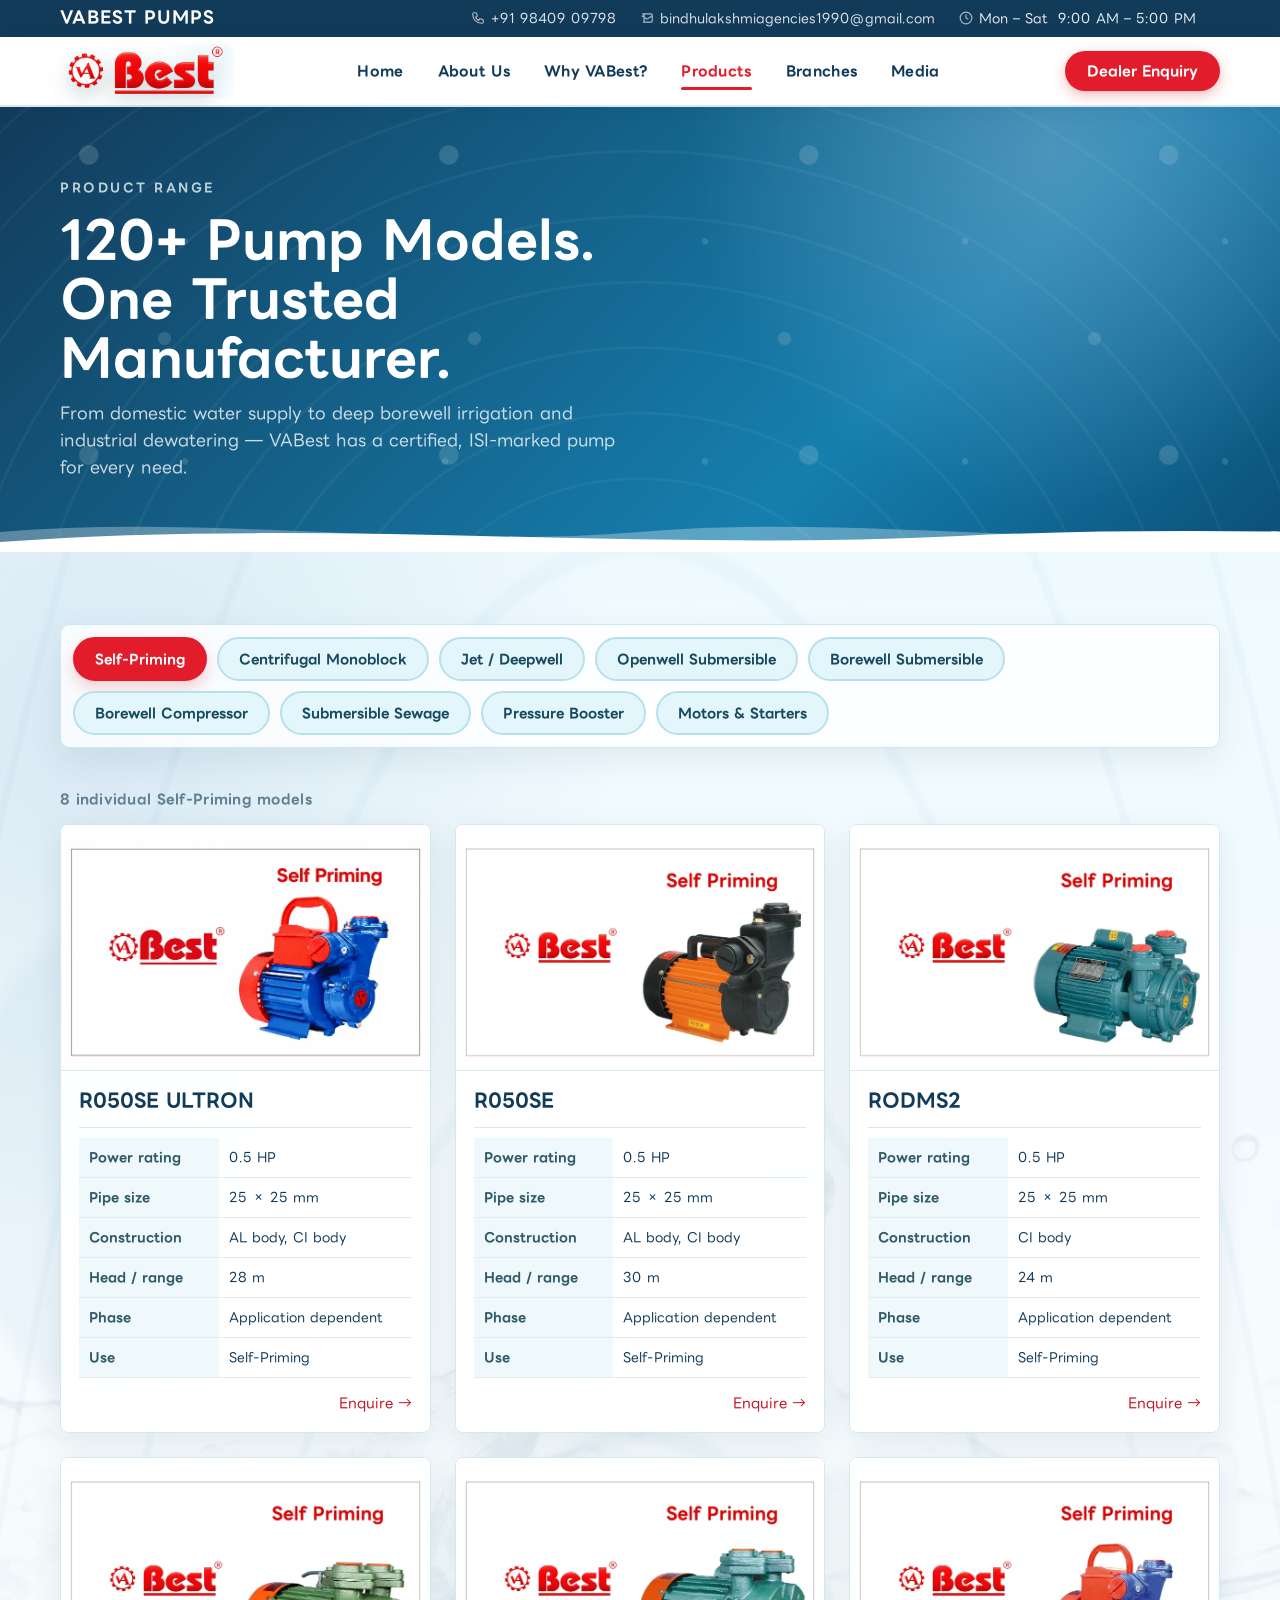
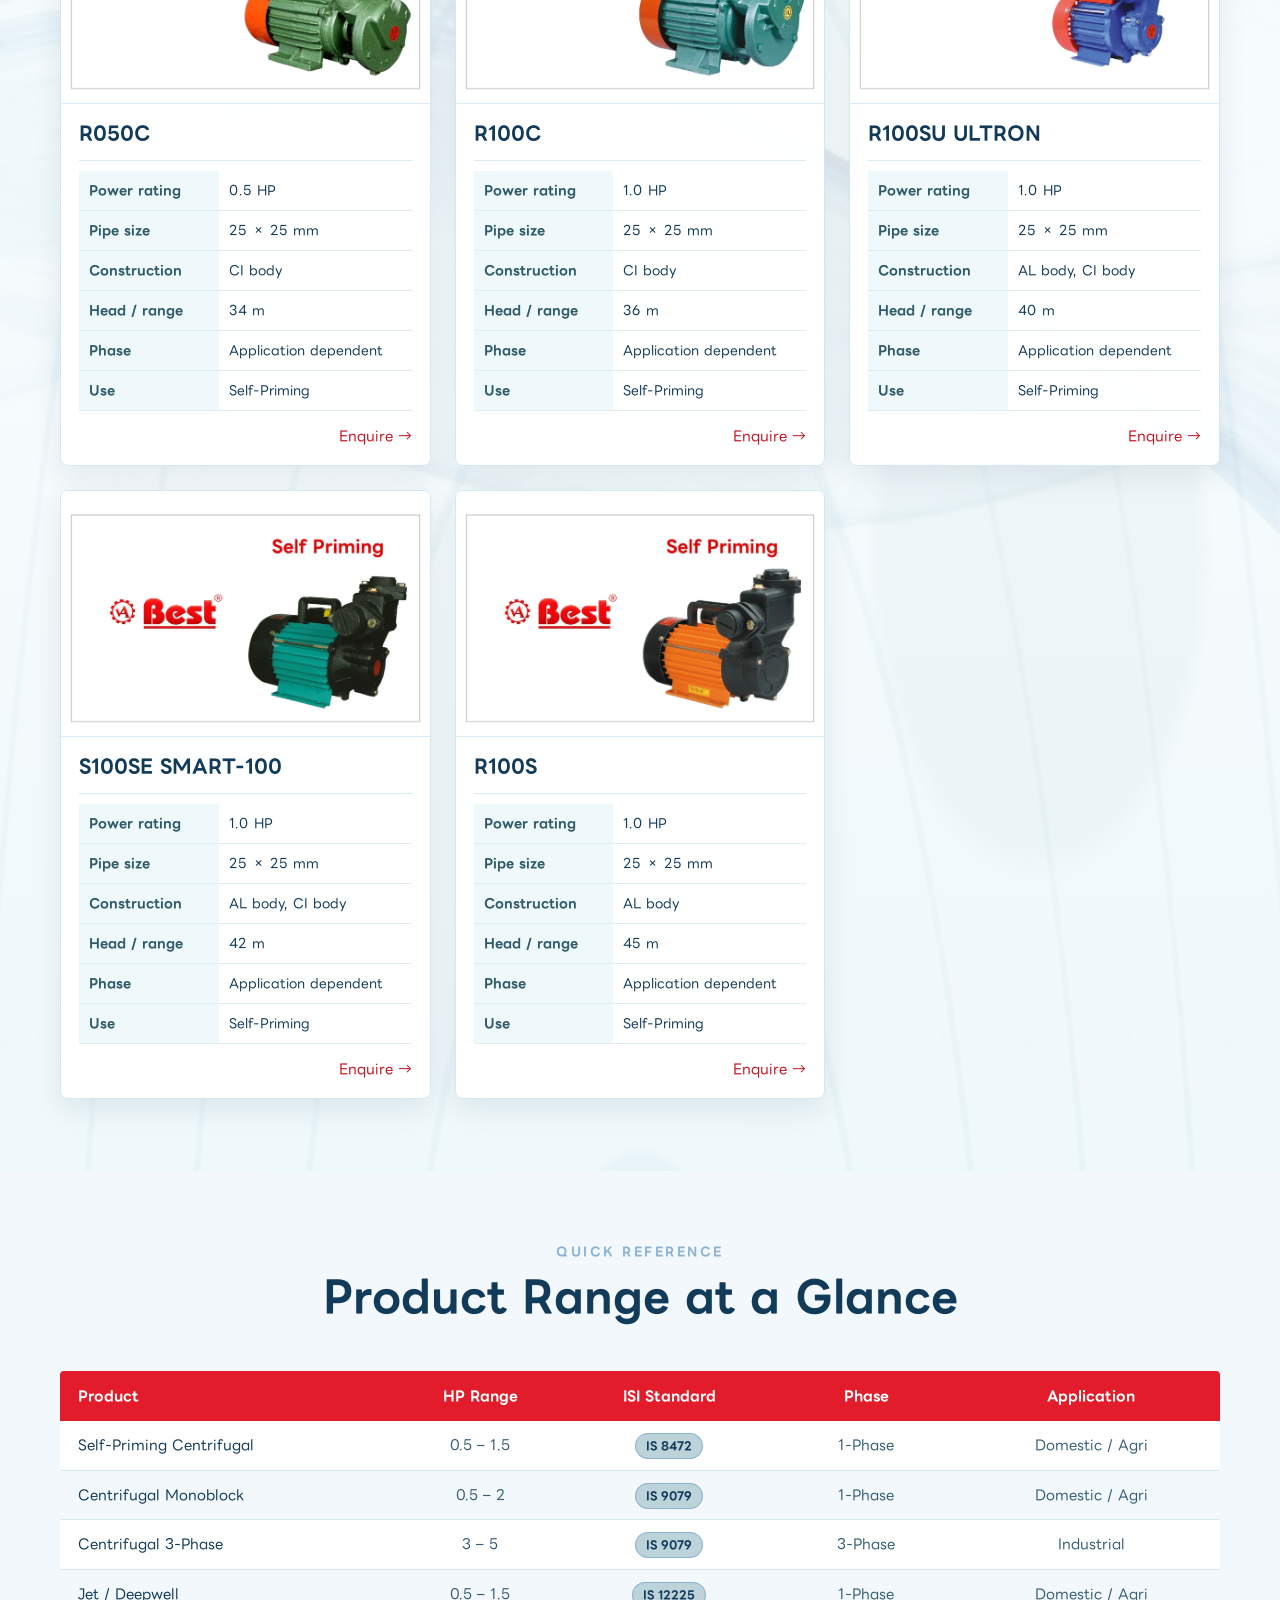
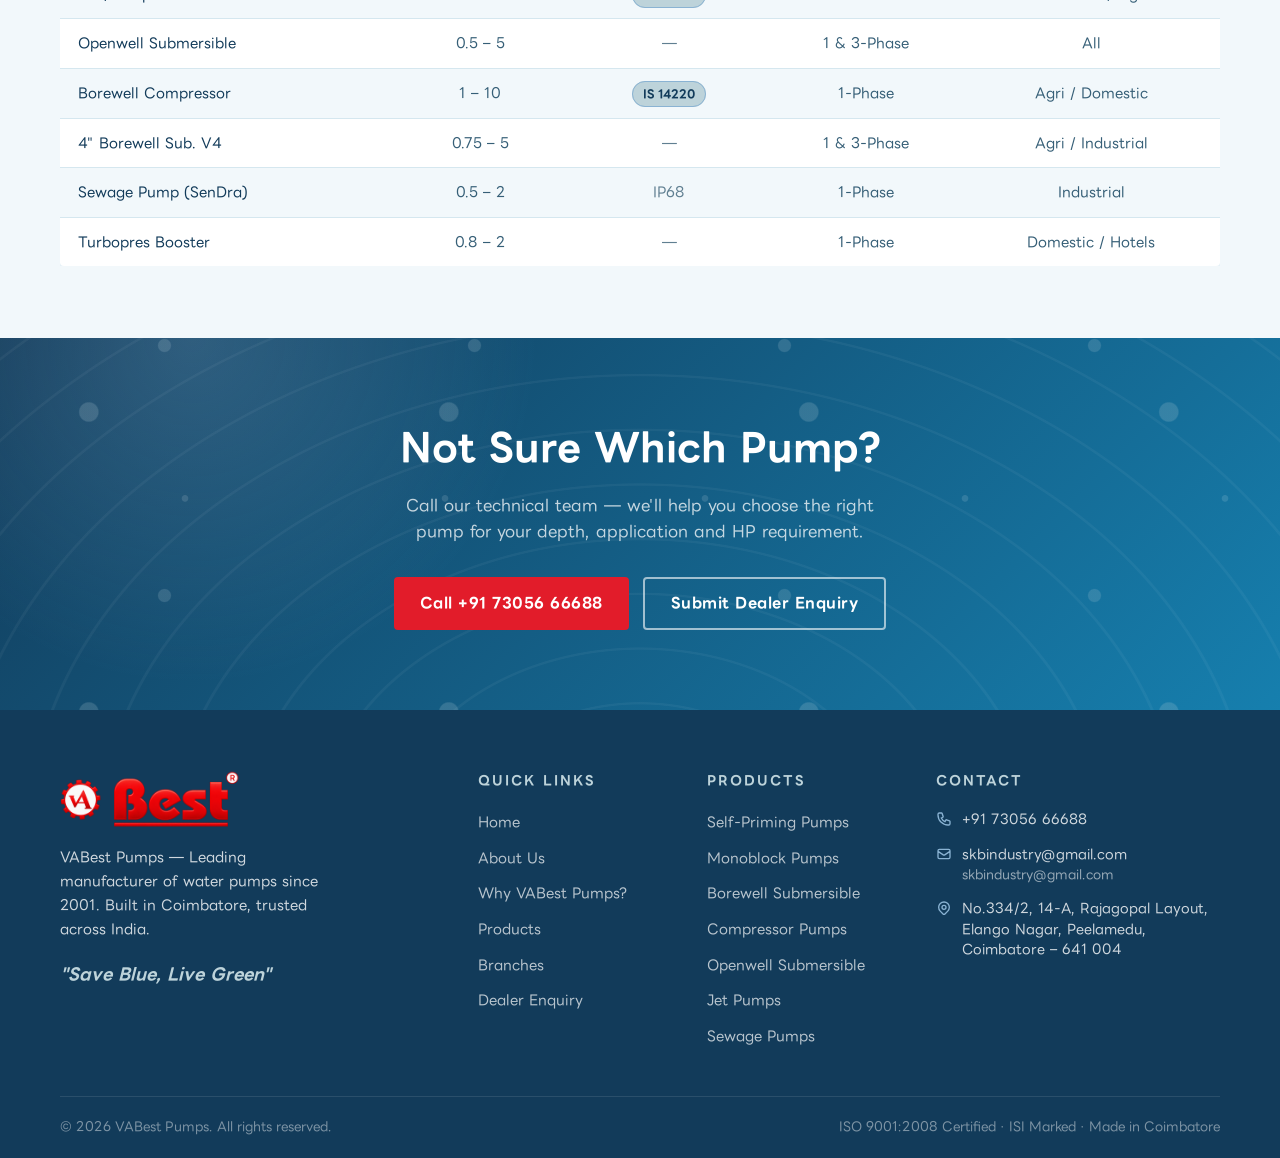
<file: products.html>
<!DOCTYPE html>
<html lang="en">
<head>
  <meta charset="UTF-8" />
  <meta name="viewport" content="width=device-width, initial-scale=1.0" />
  <title>Borewell Compressors, Submersible & Monoblock Pumps | VABest Pumps</title>
  <link rel="preload" as="image" type="image/webp" href="assets/images/products/card-1-top.webp" fetchpriority="high" />
  <link rel="preload" as="image" type="image/webp" href="assets/images/products/card-1-bottom.webp" fetchpriority="high" />
  <link rel="preload" as="image" type="image/webp" href="assets/images/products/card-2-top.webp" fetchpriority="high" />
  <link rel="preload" as="image" type="image/webp" href="assets/images/products/card-2-bottom.webp" fetchpriority="high" />
  <link rel="stylesheet" href="assets/css/style.css?v=23" />
<script type="application/ld+json">
{
  "@context": "https://schema.org",
  "@type": "LocalBusiness",
  "name": "VABest Pumps",
  "image": "https://vabest.vercel.app/assets/images/logo-vabest.png",
  "url": "https://vabest.vercel.app/",
  "telephone": "+919840909798",
  "email": "bindhulakshmiagencies1990@gmail.com",
  "address": {
    "@type": "PostalAddress",
    "streetAddress": "No.334/2, 14-A, Rajagopal Layout, Elango Nagar, Peelamedu",
    "addressLocality": "Coimbatore",
    "postalCode": "641004",
    "addressCountry": "IN"
  },
  "geo": {
    "@type": "GeoCoordinates",
    "latitude": 11.0263,
    "longitude": 77.0097
  },
  "openingHoursSpecification": {
    "@type": "OpeningHoursSpecification",
    "dayOfWeek": [
      "Monday",
      "Tuesday",
      "Wednesday",
      "Thursday",
      "Friday",
      "Saturday"
    ],
    "opens": "09:00",
    "closes": "17:00"
  }
}
  </script>
</head>
<body>

  <div class="top-bar">
    <div class="container">
      <span class="brand-name">VABEST PUMPS</span>
      <span class="info-item always"><svg width="14" height="14" fill="none" viewBox="0 0 24 24" stroke="currentColor" stroke-width="2"><path d="M3 5a2 2 0 012-2h3.28a1 1 0 01.948.684l1.498 4.493a1 1 0 01-.502 1.21l-2.257 1.13a11.042 11.042 0 005.516 5.516l1.13-2.257a1 1 0 011.21-.502l4.493 1.498a1 1 0 01.684.949V19a2 2 0 01-2 2h-1C9.716 21 3 14.284 3 6V5z"/></svg><a href="tel:+919840909798">+91 98409 09798</a></span>
      <span class="info-item always"><svg width="14" height="14" fill="none" viewBox="0 0 24 24" stroke="currentColor" stroke-width="2"><path d="M3 8l7.89 5.26a2 2 0 002.22 0L21 8M5 19h14a2 2 0 002-2V7a2 2 0 00-2-2H5a2 2 0 002 2v10a2 2 0 002 2z"/></svg><a href="mailto:bindhulakshmiagencies1990@gmail.com">bindhulakshmiagencies1990<wbr>@gmail.com</a></span>
      <span class="info-item"><svg width="14" height="14" fill="none" viewBox="0 0 24 24" stroke="currentColor" stroke-width="2"><circle cx="12" cy="12" r="10"/><path d="M12 6v6l4 2"/></svg>Mon – Sat &nbsp;9:00 AM – 5:00 PM</span>
    
      <span class="info-item lang-selector-wrap">
        <div id="google_translate_element"></div>
      </span>
    </div>
  </div>

  <header class="site-header">
    <div class="container">
      <div class="nav-wrap">
        <a href="index.html" class="logo">
          <img src="assets/images/logo-vabest.png" alt="VABest Pumps" class="logo-img" />
        </a>
        <nav class="main-nav">
          <a href="index.html">Home</a>
          <a href="about.html">About Us</a>
          <a href="why-vabest.html">Why VABest?</a>
          <a href="products.html" class="active">Products</a>
          <a href="branches.html">Branches</a>
          <a href="media.html">Media</a>
        </nav>
        <div class="nav-right">
          <a href="dealer.html" class="nav-cta">Dealer Enquiry</a>
          <div class="hamburger" id="menuBtn"><span></span><span></span><span></span></div>
        </div>
      </div>
    </div>
  </header>

  <div class="mobile-nav" id="mobileNav">
    <div class="mobile-nav-header">
      <a href="index.html" class="logo"><img src="assets/images/logo-vabest.png" alt="VABest Pumps" class="logo-img" /></a>
      <span class="mobile-nav-close" id="menuClose">✕</span>
    </div>
    <ul>
      <li><a href="index.html">Home</a></li>
      <li><a href="about.html">About Us</a></li>
      <li><a href="why-vabest.html">Why VABest Pumps?</a></li>
      <li><a href="products.html">Products</a></li>
      <li><a href="branches.html">Branches</a></li>
      <li><a href="media.html">Media Gallery</a></li>
      <li><a href="dealer.html">Dealer Enquiry</a></li>
    </ul>
    <a href="dealer.html" class="btn btn-cta">Become a Dealer</a>
    <div class="mobile-top-info">
      <span>Mob <a href="tel:+919840909798">+91 98409 09798</a></span>
      <span>Email <a href="mailto:bindhulakshmiagencies1990@gmail.com">bindhulakshmiagencies1990@gmail.com</a></span>
      <span>Mon–Sat · 9AM–5PM</span>
    </div>
  </div>

  <section class="page-hero">
    <div class="container page-hero-container">
      <div class="page-hero-text">
        <div class="eyebrow">Product Range</div>
        <h1>120+ Pump Models.<br />One Trusted Manufacturer.</h1>
        <p>From domestic water supply to deep borewell irrigation and industrial dewatering — VABest has a certified, ISI-marked pump for every need.</p>
      </div>
    </div>
    <div class="page-hero-waves" aria-hidden="true">
      <svg class="phw-back" viewBox="0 0 2880 50" preserveAspectRatio="none" xmlns="http://www.w3.org/2000/svg">
        <path fill="#ffffff" d="M0,28 C240,10 480,46 720,28 C960,10 1200,46 1440,28 C1680,10 1920,46 2160,28 C2400,10 2640,46 2880,28 L2880,50 L0,50 Z"/>
      </svg>
      <svg class="phw-front" viewBox="0 0 2880 50" preserveAspectRatio="none" xmlns="http://www.w3.org/2000/svg">
        <path fill="#ffffff" d="M0,38 C360,14 720,48 1080,32 C1440,16 1800,44 2160,30 C2520,16 2750,40 2880,38 L2880,50 L0,50 Z"/>
      </svg>
    </div>
  </section>

  <!-- FILTER + PRODUCTS -->
  <section class="section section-drops product-catalog">
    <div class="container">
      <div class="filter-bar" id="filterBar">
        <button class="filter-btn active" data-filter="regenerative">Self-Priming</button>
        <button class="filter-btn" data-filter="monoblock">Centrifugal Monoblock</button>
        <button class="filter-btn" data-filter="jet">Jet / Deepwell</button>
        <button class="filter-btn" data-filter="openwell">Openwell Submersible</button>
        <button class="filter-btn" data-filter="borewell-sub">Borewell Submersible</button>
        <button class="filter-btn" data-filter="compressor">Borewell Compressor</button>
        <button class="filter-btn" data-filter="sewage">Submersible Sewage</button>
        <button class="filter-btn" data-filter="booster">Pressure Booster</button>
        <button class="filter-btn" data-filter="accessories">Motors &amp; Starters</button>
      </div>
      <div class="products-grid catalog-grid" id="productsGrid" aria-live="polite"></div>
    </div>
  </section>

  <!-- QUICK SPEC TABLE -->
  <section class="section section-bg">
    <div class="container">
      <div class="section-header">
        <div class="eyebrow">Quick Reference</div>
        <h2>Product Range at a Glance</h2>
      </div>
      <div style="overflow-x:auto;">
        <table style="width:100%;border-collapse:collapse;font-size:0.88rem;background:var(--bg-white);border-radius:var(--radius-lg);overflow:hidden;box-shadow:var(--shadow);">
          <thead>
            <tr style="background:var(--primary);color:#fff;">
              <th style="padding:14px 18px;text-align:left;font-family:var(--font-sub);font-weight:700;">Product</th>
              <th style="padding:14px 18px;text-align:center;">HP Range</th>
              <th style="padding:14px 18px;text-align:center;">ISI Standard</th>
              <th style="padding:14px 18px;text-align:center;">Phase</th>
              <th style="padding:14px 18px;text-align:center;">Application</th>
            </tr>
          </thead>
          <tbody>
            <tr style="border-bottom:1px solid var(--border);"><td style="padding:13px 18px;font-weight:500;color:var(--text-dark);">Self-Priming Centrifugal</td><td style="padding:13px 18px;text-align:center;color:var(--text-mid);">0.5 – 1.5</td><td style="padding:13px 18px;text-align:center;"><span class="chip isi">IS 8472</span></td><td style="padding:13px 18px;text-align:center;color:var(--text-mid);">1-Phase</td><td style="padding:13px 18px;text-align:center;color:var(--text-mid);">Domestic / Agri</td></tr>
            <tr style="border-bottom:1px solid var(--border);background:var(--bg-light);"><td style="padding:13px 18px;font-weight:500;color:var(--text-dark);">Centrifugal Monoblock</td><td style="padding:13px 18px;text-align:center;color:var(--text-mid);">0.5 – 2</td><td style="padding:13px 18px;text-align:center;"><span class="chip isi">IS 9079</span></td><td style="padding:13px 18px;text-align:center;color:var(--text-mid);">1-Phase</td><td style="padding:13px 18px;text-align:center;color:var(--text-mid);">Domestic / Agri</td></tr>
            <tr style="border-bottom:1px solid var(--border);"><td style="padding:13px 18px;font-weight:500;color:var(--text-dark);">Centrifugal 3-Phase</td><td style="padding:13px 18px;text-align:center;color:var(--text-mid);">3 – 5</td><td style="padding:13px 18px;text-align:center;"><span class="chip isi">IS 9079</span></td><td style="padding:13px 18px;text-align:center;color:var(--text-mid);">3-Phase</td><td style="padding:13px 18px;text-align:center;color:var(--text-mid);">Industrial</td></tr>
            <tr style="border-bottom:1px solid var(--border);background:var(--bg-light);"><td style="padding:13px 18px;font-weight:500;color:var(--text-dark);">Jet / Deepwell</td><td style="padding:13px 18px;text-align:center;color:var(--text-mid);">0.5 – 1.5</td><td style="padding:13px 18px;text-align:center;"><span class="chip isi">IS 12225</span></td><td style="padding:13px 18px;text-align:center;color:var(--text-mid);">1-Phase</td><td style="padding:13px 18px;text-align:center;color:var(--text-mid);">Domestic / Agri</td></tr>
            <tr style="border-bottom:1px solid var(--border);"><td style="padding:13px 18px;font-weight:500;color:var(--text-dark);">Openwell Submersible</td><td style="padding:13px 18px;text-align:center;color:var(--text-mid);">0.5 – 5</td><td style="padding:13px 18px;text-align:center;color:var(--text-light);">—</td><td style="padding:13px 18px;text-align:center;color:var(--text-mid);">1 &amp; 3-Phase</td><td style="padding:13px 18px;text-align:center;color:var(--text-mid);">All</td></tr>
            <tr style="border-bottom:1px solid var(--border);background:var(--bg-light);"><td style="padding:13px 18px;font-weight:500;color:var(--text-dark);">Borewell Compressor</td><td style="padding:13px 18px;text-align:center;color:var(--text-mid);">1 – 10</td><td style="padding:13px 18px;text-align:center;"><span class="chip isi">IS 14220</span></td><td style="padding:13px 18px;text-align:center;color:var(--text-mid);">1-Phase</td><td style="padding:13px 18px;text-align:center;color:var(--text-mid);">Agri / Domestic</td></tr>
            <tr style="border-bottom:1px solid var(--border);"><td style="padding:13px 18px;font-weight:500;color:var(--text-dark);">4" Borewell Sub. V4</td><td style="padding:13px 18px;text-align:center;color:var(--text-mid);">0.75 – 5</td><td style="padding:13px 18px;text-align:center;color:var(--text-light);">—</td><td style="padding:13px 18px;text-align:center;color:var(--text-mid);">1 &amp; 3-Phase</td><td style="padding:13px 18px;text-align:center;color:var(--text-mid);">Agri / Industrial</td></tr>
            <tr style="border-bottom:1px solid var(--border);background:var(--bg-light);"><td style="padding:13px 18px;font-weight:500;color:var(--text-dark);">Sewage Pump (SenDra)</td><td style="padding:13px 18px;text-align:center;color:var(--text-mid);">0.5 – 2</td><td style="padding:13px 18px;text-align:center;color:var(--text-light);">IP68</td><td style="padding:13px 18px;text-align:center;color:var(--text-mid);">1-Phase</td><td style="padding:13px 18px;text-align:center;color:var(--text-mid);">Industrial</td></tr>
            <tr><td style="padding:13px 18px;font-weight:500;color:var(--text-dark);">Turbopres Booster</td><td style="padding:13px 18px;text-align:center;color:var(--text-mid);">0.8 – 2</td><td style="padding:13px 18px;text-align:center;color:var(--text-light);">—</td><td style="padding:13px 18px;text-align:center;color:var(--text-mid);">1-Phase</td><td style="padding:13px 18px;text-align:center;color:var(--text-mid);">Domestic / Hotels</td></tr>
          </tbody>
        </table>
      </div>
    </div>
  </section>

  <section class="cta-section">
    <div class="container">
      <h2>Not Sure Which Pump?</h2>
      <p>Call our technical team — we'll help you choose the right pump for your depth, application and HP requirement.</p>
      <div class="cta-actions">
        <a href="tel:+917305666688" class="btn btn-cta">Call +91 73056 66688</a>
        <a href="dealer.html" class="btn btn-outline-white">Submit Dealer Enquiry</a>
      </div>
    </div>
  </section>

    <!-- FOOTER -->
  <footer class="site-footer">
    <div class="container">
      <div class="footer-grid">
        <div class="footer-brand">
          <img src="assets/images/logo-vabest.png" alt="VABest" class="footer-emblem" />
          <p>VABest Pumps — Leading manufacturer of water pumps since 2001. Built in Coimbatore, trusted across India.</p>
          <div class="footer-tagline">"Save Blue, Live Green"</div>
        </div>
        <div class="footer-col">
          <h4>Quick Links</h4>
          <ul>
            <li><a href="index.html">Home</a></li>
            <li><a href="about.html">About Us</a></li>
            <li><a href="why-vabest.html">Why VABest Pumps?</a></li>
            <li><a href="products.html">Products</a></li>
            <li><a href="branches.html">Branches</a></li>
            <li><a href="dealer.html">Dealer Enquiry</a></li>
          </ul>
        </div>
        <div class="footer-col">
          <h4>Products</h4>
          <ul>
            <li><a href="products.html">Self-Priming Pumps</a></li>
            <li><a href="products.html">Monoblock Pumps</a></li>
            <li><a href="products.html">Borewell Submersible</a></li>
            <li><a href="products.html">Compressor Pumps</a></li>
            <li><a href="products.html">Openwell Submersible</a></li>
            <li><a href="products.html">Jet Pumps</a></li>
            <li><a href="products.html">Sewage Pumps</a></li>
          </ul>
        </div>
        <div class="footer-col">
          <h4>Contact</h4>
          <div class="footer-contact">
            <div class="contact-item">
              <svg width="16" height="16" fill="none" viewBox="0 0 24 24" stroke="currentColor" stroke-width="2"><path d="M3 5a2 2 0 012-2h3.28a1 1 0 01.948.684l1.498 4.493a1 1 0 01-.502 1.21l-2.257 1.13a11.042 11.042 0 005.516 5.516l1.13-2.257a1 1 0 011.21-.502l4.493 1.498a1 1 0 01.684.949V19a2 2 0 01-2 2h-1C9.716 21 3 14.284 3 6V5z"/></svg>
              <p><a href="tel:+917305666688">+91 73056 66688</a></p>
            </div>
            <div class="contact-item">
              <svg width="16" height="16" fill="none" viewBox="0 0 24 24" stroke="currentColor" stroke-width="2"><path d="M3 8l7.89 5.26a2 2 0 002.22 0L21 8M5 19h14a2 2 0 002-2V7a2 2 0 00-2-2H5a2 2 0 00-2 2v10a2 2 0 002 2z"/></svg>
              <p><a href="mailto:skbindustry@gmail.com">skbindustry@gmail.com</a><br/><a href="mailto:skbindustry@gmail.com" style="font-size:0.8rem;opacity:0.7;">skbindustry@gmail.com</a></p>
            </div>
            <div class="contact-item">
              <svg width="16" height="16" fill="none" viewBox="0 0 24 24" stroke="currentColor" stroke-width="2"><path d="M17.657 16.657L13.414 20.9a1.998 1.998 0 01-2.827 0l-4.244-4.243a8 8 0 1111.314 0z"/><path d="M15 11a3 3 0 11-6 0 3 3 0 016 0z"/></svg>
              <p>No.334/2, 14-A, Rajagopal Layout,<br/>Elango Nagar, Peelamedu,<br/>Coimbatore – 641 004</p>
            </div>
          </div>
        </div>
      </div>
      <div class="footer-bottom">
        <span>© 2026 VABest Pumps. All rights reserved.</span>
        <span>ISO 9001:2008 Certified · ISI Marked · Made in Coimbatore</span>
      </div>
    </div>
  </footer>

  <script src="assets/js/products.js?v=12"></script>
  <script src="assets/js/main.js"></script>

  
  <script>
    function googleTranslateElementInit() {
      new google.translate.TranslateElement({
        pageLanguage: 'en',
        includedLanguages: 'hi,ta,ml,bn',
        layout: google.translate.TranslateElement.InlineLayout.SIMPLE,
        autoDisplay: false
      }, 'google_translate_element');
    }
  </script>
  <script src="//translate.google.com/translate_a/element.js?cb=googleTranslateElementInit"></script>

  <!-- LIGHTBOX MODAL -->
  <div id="lightboxModal" class="lightbox-modal" onclick="closeLightbox()">
    <span class="lightbox-close" onclick="closeLightbox()">&times;</span>
    <img class="lightbox-content" id="lightboxImg" alt="Pump Full View" onclick="event.stopPropagation()" />
  </div>
</body>
</html>
</file>
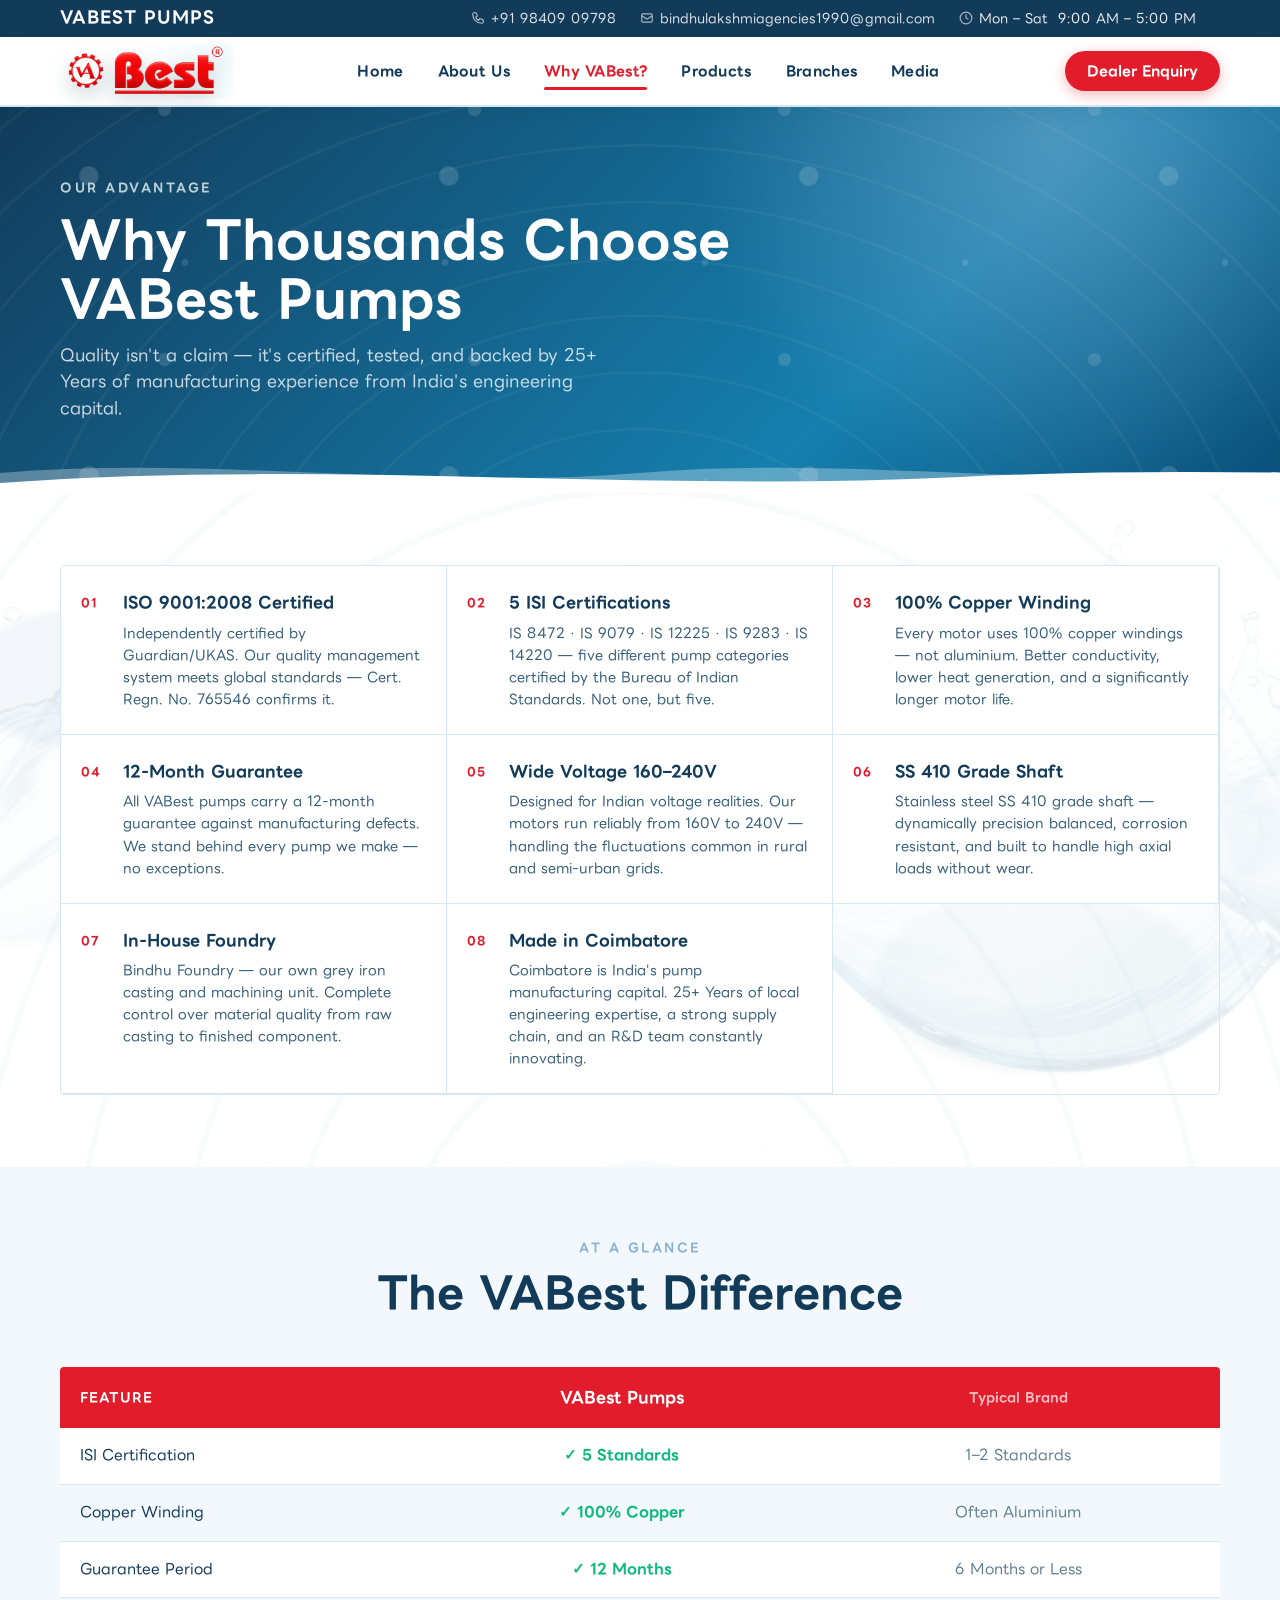
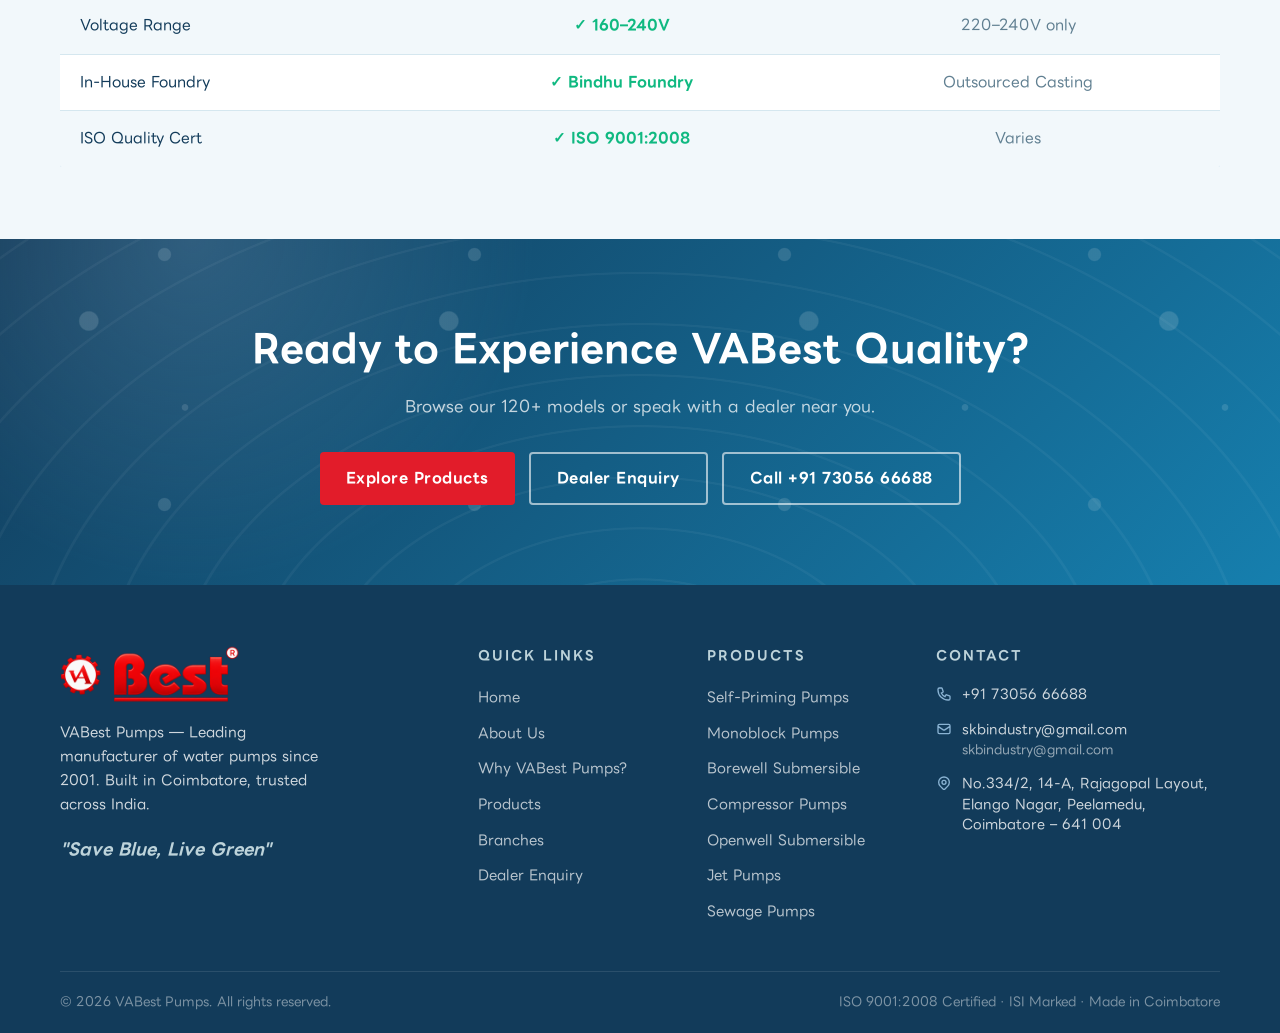
<file: why-vabest.html>
<!DOCTYPE html>
<html lang="en">
<head>
  <meta charset="UTF-8" />
  <meta name="viewport" content="width=device-width, initial-scale=1.0" />
  <title>Why Choose VABest Pumps? | Quality & ISI Certified Water Pumps</title>
  <link rel="stylesheet" href="assets/css/style.css?v=23" />
<script type="application/ld+json">
{
  "@context": "https://schema.org",
  "@type": "LocalBusiness",
  "name": "VABest Pumps",
  "image": "https://vabest.vercel.app/assets/images/logo-vabest.png",
  "url": "https://vabest.vercel.app/",
  "telephone": "+919840909798",
  "email": "bindhulakshmiagencies1990@gmail.com",
  "address": {
    "@type": "PostalAddress",
    "streetAddress": "No.334/2, 14-A, Rajagopal Layout, Elango Nagar, Peelamedu",
    "addressLocality": "Coimbatore",
    "postalCode": "641004",
    "addressCountry": "IN"
  },
  "geo": {
    "@type": "GeoCoordinates",
    "latitude": 11.0263,
    "longitude": 77.0097
  },
  "openingHoursSpecification": {
    "@type": "OpeningHoursSpecification",
    "dayOfWeek": [
      "Monday",
      "Tuesday",
      "Wednesday",
      "Thursday",
      "Friday",
      "Saturday"
    ],
    "opens": "09:00",
    "closes": "17:00"
  }
}
  </script>
</head>
<body>

  <div class="top-bar">
    <div class="container">
      <span class="brand-name">VABEST PUMPS</span>
      <span class="info-item always"><svg width="14" height="14" fill="none" viewBox="0 0 24 24" stroke="currentColor" stroke-width="2"><path d="M3 5a2 2 0 012-2h3.28a1 1 0 01.948.684l1.498 4.493a1 1 0 01-.502 1.21l-2.257 1.13a11.042 11.042 0 005.516 5.516l1.13-2.257a1 1 0 011.21-.502l4.493 1.498a1 1 0 01.684.949V19a2 2 0 01-2 2h-1C9.716 21 3 14.284 3 6V5z"/></svg><a href="tel:+919840909798">+91 98409 09798</a></span>
      <span class="info-item always"><svg width="14" height="14" fill="none" viewBox="0 0 24 24" stroke="currentColor" stroke-width="2"><path d="M3 8l7.89 5.26a2 2 0 002.22 0L21 8M5 19h14a2 2 0 002-2V7a2 2 0 00-2-2H5a2 2 0 00-2 2v10a2 2 0 002 2z"/></svg><a href="mailto:bindhulakshmiagencies1990@gmail.com">bindhulakshmiagencies1990<wbr>@gmail.com</a></span>
      <span class="info-item"><svg width="14" height="14" fill="none" viewBox="0 0 24 24" stroke="currentColor" stroke-width="2"><circle cx="12" cy="12" r="10"/><path d="M12 6v6l4 2"/></svg>Mon – Sat &nbsp;9:00 AM – 5:00 PM</span>
    
      <span class="info-item lang-selector-wrap">
        <div id="google_translate_element"></div>
      </span>
    </div>
  </div>

  <header class="site-header">
    <div class="container">
      <div class="nav-wrap">
        <a href="index.html" class="logo">
          <img src="assets/images/logo-vabest.png" alt="VABest Pumps" class="logo-img" />
        </a>
        <nav class="main-nav">
          <a href="index.html">Home</a>
          <a href="about.html">About Us</a>
          <a href="why-vabest.html" class="active">Why VABest?</a>
          <a href="products.html">Products</a>
          <a href="branches.html">Branches</a>
          <a href="media.html">Media</a>
        </nav>
        <div class="nav-right">
          <a href="dealer.html" class="nav-cta">Dealer Enquiry</a>
          <div class="hamburger" id="menuBtn"><span></span><span></span><span></span></div>
        </div>
      </div>
    </div>
  </header>

  <div class="mobile-nav" id="mobileNav">
    <div class="mobile-nav-header">
      <a href="index.html" class="logo"><img src="assets/images/logo-vabest.png" alt="VABest Pumps" class="logo-img" /></a>
      <span class="mobile-nav-close" id="menuClose">✕</span>
    </div>
    <ul>
      <li><a href="index.html">Home</a></li>
      <li><a href="about.html">About Us</a></li>
      <li><a href="why-vabest.html">Why VABest Pumps?</a></li>
      <li><a href="products.html">Products</a></li>
      <li><a href="branches.html">Branches</a></li>
      <li><a href="media.html">Media Gallery</a></li>
      <li><a href="dealer.html">Dealer Enquiry</a></li>
    </ul>
    <a href="dealer.html" class="btn btn-cta">Become a Dealer</a>
    <div class="mobile-top-info">
      <span>Mob <a href="tel:+919840909798">+91 98409 09798</a></span>
      <span>Email <a href="mailto:bindhulakshmiagencies1990@gmail.com">bindhulakshmiagencies1990@gmail.com</a></span>
      <span>Mon–Sat · 9AM–5PM</span>
    </div>
  </div>

  <section class="page-hero">
    <div class="container">
      <div class="eyebrow">Our Advantage</div>
      <h1>Why Thousands Choose<br />VABest Pumps</h1>
      <p>Quality isn't a claim — it's certified, tested, and backed by 25+ Years of manufacturing experience from India's engineering capital.</p>
    </div>
    <div class="page-hero-waves" aria-hidden="true">
      <svg class="phw-back" viewBox="0 0 2880 50" preserveAspectRatio="none" xmlns="http://www.w3.org/2000/svg">
        <path fill="#ffffff" d="M0,28 C240,10 480,46 720,28 C960,10 1200,46 1440,28 C1680,10 1920,46 2160,28 C2400,10 2640,46 2880,28 L2880,50 L0,50 Z"/>
      </svg>
      <svg class="phw-front" viewBox="0 0 2880 50" preserveAspectRatio="none" xmlns="http://www.w3.org/2000/svg">
        <path fill="#ffffff" d="M0,38 C360,14 720,48 1080,32 C1440,16 1800,44 2160,30 C2520,16 2750,40 2880,38 L2880,50 L0,50 Z"/>
      </svg>
    </div>
  </section>

  <!-- 8 REASON CARDS -->
  <section class="section section-drops">
    <div class="container">
      <div class="why-grid">

        <div class="why-card">
          <div class="why-card-num">01</div>
          <div class="why-card-body">
            <h3>ISO 9001:2008 Certified</h3>
            <p>Independently certified by Guardian/UKAS. Our quality management system meets global standards — Cert. Regn. No. 765546 confirms it.</p>
          </div>
        </div>

        <div class="why-card">
          <div class="why-card-num">02</div>
          <div class="why-card-body">
            <h3>5 ISI Certifications</h3>
            <p>IS 8472 · IS 9079 · IS 12225 · IS 9283 · IS 14220 — five different pump categories certified by the Bureau of Indian Standards. Not one, but five.</p>
          </div>
        </div>

        <div class="why-card">
          <div class="why-card-num">03</div>
          <div class="why-card-body">
            <h3>100% Copper Winding</h3>
            <p>Every motor uses 100% copper windings — not aluminium. Better conductivity, lower heat generation, and a significantly longer motor life.</p>
          </div>
        </div>

        <div class="why-card">
          <div class="why-card-num">04</div>
          <div class="why-card-body">
            <h3>12-Month Guarantee</h3>
            <p>All VABest pumps carry a 12-month guarantee against manufacturing defects. We stand behind every pump we make — no exceptions.</p>
          </div>
        </div>

        <div class="why-card">
          <div class="why-card-num">05</div>
          <div class="why-card-body">
            <h3>Wide Voltage 160–240V</h3>
            <p>Designed for Indian voltage realities. Our motors run reliably from 160V to 240V — handling the fluctuations common in rural and semi-urban grids.</p>
          </div>
        </div>

        <div class="why-card">
          <div class="why-card-num">06</div>
          <div class="why-card-body">
            <h3>SS 410 Grade Shaft</h3>
            <p>Stainless steel SS 410 grade shaft — dynamically precision balanced, corrosion resistant, and built to handle high axial loads without wear.</p>
          </div>
        </div>

        <div class="why-card">
          <div class="why-card-num">07</div>
          <div class="why-card-body">
            <h3>In-House Foundry</h3>
            <p>Bindhu Foundry — our own grey iron casting and machining unit. Complete control over material quality from raw casting to finished component.</p>
          </div>
        </div>

        <div class="why-card">
          <div class="why-card-num">08</div>
          <div class="why-card-body">
            <h3>Made in Coimbatore</h3>
            <p>Coimbatore is India's pump manufacturing capital. 25+ Years of local engineering expertise, a strong supply chain, and an R&amp;D team constantly innovating.</p>
          </div>
        </div>

      </div>
    </div>
  </section>

  <!-- COMPARISON STRIP -->
  <section class="section section-bg">
    <div class="container">
      <div class="section-header">
        <div class="eyebrow">At a Glance</div>
        <h2>The VABest Difference</h2>
      </div>
      <div style="overflow-x:auto;">
        <table style="width:100%;border-collapse:collapse;font-size:0.92rem;background:var(--bg-white);border-radius:var(--radius-lg);overflow:hidden;box-shadow:var(--shadow);">
          <thead>
            <tr style="background:var(--primary);color:#fff;">
              <th style="padding:18px 20px;text-align:left;font-family:var(--font-sub);font-size:0.82rem;letter-spacing:1px;text-transform:uppercase;">Feature</th>
              <th style="padding:18px 20px;text-align:center;font-family:var(--font-head);font-size:1rem;">VABest Pumps</th>
              <th style="padding:18px 20px;text-align:center;font-family:var(--font-sub);font-size:0.82rem;opacity:0.7;">Typical Brand</th>
            </tr>
          </thead>
          <tbody>
            <tr style="border-bottom:1px solid var(--border);">
              <td style="padding:16px 20px;color:var(--text-dark);font-weight:500;">ISI Certification</td>
              <td style="padding:16px 20px;text-align:center;color:var(--success);font-weight:700;">✓ 5 Standards</td>
              <td style="padding:16px 20px;text-align:center;color:var(--text-light);">1–2 Standards</td>
            </tr>
            <tr style="border-bottom:1px solid var(--border);background:var(--bg-light);">
              <td style="padding:16px 20px;color:var(--text-dark);font-weight:500;">Copper Winding</td>
              <td style="padding:16px 20px;text-align:center;color:var(--success);font-weight:700;">✓ 100% Copper</td>
              <td style="padding:16px 20px;text-align:center;color:var(--text-light);">Often Aluminium</td>
            </tr>
            <tr style="border-bottom:1px solid var(--border);">
              <td style="padding:16px 20px;color:var(--text-dark);font-weight:500;">Guarantee Period</td>
              <td style="padding:16px 20px;text-align:center;color:var(--success);font-weight:700;">✓ 12 Months</td>
              <td style="padding:16px 20px;text-align:center;color:var(--text-light);">6 Months or Less</td>
            </tr>
            <tr style="border-bottom:1px solid var(--border);background:var(--bg-light);">
              <td style="padding:16px 20px;color:var(--text-dark);font-weight:500;">Voltage Range</td>
              <td style="padding:16px 20px;text-align:center;color:var(--success);font-weight:700;">✓ 160–240V</td>
              <td style="padding:16px 20px;text-align:center;color:var(--text-light);">220–240V only</td>
            </tr>
            <tr style="border-bottom:1px solid var(--border);">
              <td style="padding:16px 20px;color:var(--text-dark);font-weight:500;">In-House Foundry</td>
              <td style="padding:16px 20px;text-align:center;color:var(--success);font-weight:700;">✓ Bindhu Foundry</td>
              <td style="padding:16px 20px;text-align:center;color:var(--text-light);">Outsourced Casting</td>
            </tr>
            <tr style="background:var(--bg-light);">
              <td style="padding:16px 20px;color:var(--text-dark);font-weight:500;">ISO Quality Cert</td>
              <td style="padding:16px 20px;text-align:center;color:var(--success);font-weight:700;">✓ ISO 9001:2008</td>
              <td style="padding:16px 20px;text-align:center;color:var(--text-light);">Varies</td>
            </tr>
          </tbody>
        </table>
      </div>
    </div>
  </section>

  <section class="cta-section">
    <div class="container">
      <h2>Ready to Experience VABest Quality?</h2>
      <p>Browse our 120+ models or speak with a dealer near you.</p>
      <div class="cta-actions">
        <a href="products.html" class="btn btn-cta">Explore Products</a>
        <a href="dealer.html" class="btn btn-outline-white">Dealer Enquiry</a>
        <a href="tel:+917305666688" class="btn btn-outline-white">Call +91 73056 66688</a>
      </div>
    </div>
  </section>

    <!-- FOOTER -->
  <footer class="site-footer">
    <div class="container">
      <div class="footer-grid">
        <div class="footer-brand">
          <img src="assets/images/logo-vabest.png" alt="VABest" class="footer-emblem" />
          <p>VABest Pumps — Leading manufacturer of water pumps since 2001. Built in Coimbatore, trusted across India.</p>
          <div class="footer-tagline">"Save Blue, Live Green"</div>
        </div>
        <div class="footer-col">
          <h4>Quick Links</h4>
          <ul>
            <li><a href="index.html">Home</a></li>
            <li><a href="about.html">About Us</a></li>
            <li><a href="why-vabest.html">Why VABest Pumps?</a></li>
            <li><a href="products.html">Products</a></li>
            <li><a href="branches.html">Branches</a></li>
            <li><a href="dealer.html">Dealer Enquiry</a></li>
          </ul>
        </div>
        <div class="footer-col">
          <h4>Products</h4>
          <ul>
            <li><a href="products.html">Self-Priming Pumps</a></li>
            <li><a href="products.html">Monoblock Pumps</a></li>
            <li><a href="products.html">Borewell Submersible</a></li>
            <li><a href="products.html">Compressor Pumps</a></li>
            <li><a href="products.html">Openwell Submersible</a></li>
            <li><a href="products.html">Jet Pumps</a></li>
            <li><a href="products.html">Sewage Pumps</a></li>
          </ul>
        </div>
        <div class="footer-col">
          <h4>Contact</h4>
          <div class="footer-contact">
            <div class="contact-item">
              <svg width="16" height="16" fill="none" viewBox="0 0 24 24" stroke="currentColor" stroke-width="2"><path d="M3 5a2 2 0 012-2h3.28a1 1 0 01.948.684l1.498 4.493a1 1 0 01-.502 1.21l-2.257 1.13a11.042 11.042 0 005.516 5.516l1.13-2.257a1 1 0 011.21-.502l4.493 1.498a1 1 0 01.684.949V19a2 2 0 01-2 2h-1C9.716 21 3 14.284 3 6V5z"/></svg>
              <p><a href="tel:+917305666688">+91 73056 66688</a></p>
            </div>
            <div class="contact-item">
              <svg width="16" height="16" fill="none" viewBox="0 0 24 24" stroke="currentColor" stroke-width="2"><path d="M3 8l7.89 5.26a2 2 0 002.22 0L21 8M5 19h14a2 2 0 002-2V7a2 2 0 00-2-2H5a2 2 0 00-2 2v10a2 2 0 002 2z"/></svg>
              <p><a href="mailto:skbindustry@gmail.com">skbindustry@gmail.com</a><br/><a href="mailto:skbindustry@gmail.com" style="font-size:0.8rem;opacity:0.7;">skbindustry@gmail.com</a></p>
            </div>
            <div class="contact-item">
              <svg width="16" height="16" fill="none" viewBox="0 0 24 24" stroke="currentColor" stroke-width="2"><path d="M17.657 16.657L13.414 20.9a1.998 1.998 0 01-2.827 0l-4.244-4.243a8 8 0 1111.314 0z"/><path d="M15 11a3 3 0 11-6 0 3 3 0 016 0z"/></svg>
              <p>No.334/2, 14-A, Rajagopal Layout,<br/>Elango Nagar, Peelamedu,<br/>Coimbatore – 641 004</p>
            </div>
          </div>
        </div>
      </div>
      <div class="footer-bottom">
        <span>© 2026 VABest Pumps. All rights reserved.</span>
        <span>ISO 9001:2008 Certified · ISI Marked · Made in Coimbatore</span>
      </div>
    </div>
  </footer>

  <script src="assets/js/main.js"></script>

  
  <script>
    function googleTranslateElementInit() {
      new google.translate.TranslateElement({
        pageLanguage: 'en',
        includedLanguages: 'hi,ta,ml,bn',
        layout: google.translate.TranslateElement.InlineLayout.SIMPLE,
        autoDisplay: false
      }, 'google_translate_element');
    }
  </script>
  <script src="//translate.google.com/translate_a/element.js?cb=googleTranslateElementInit"></script>
</body>
</html>
</file>
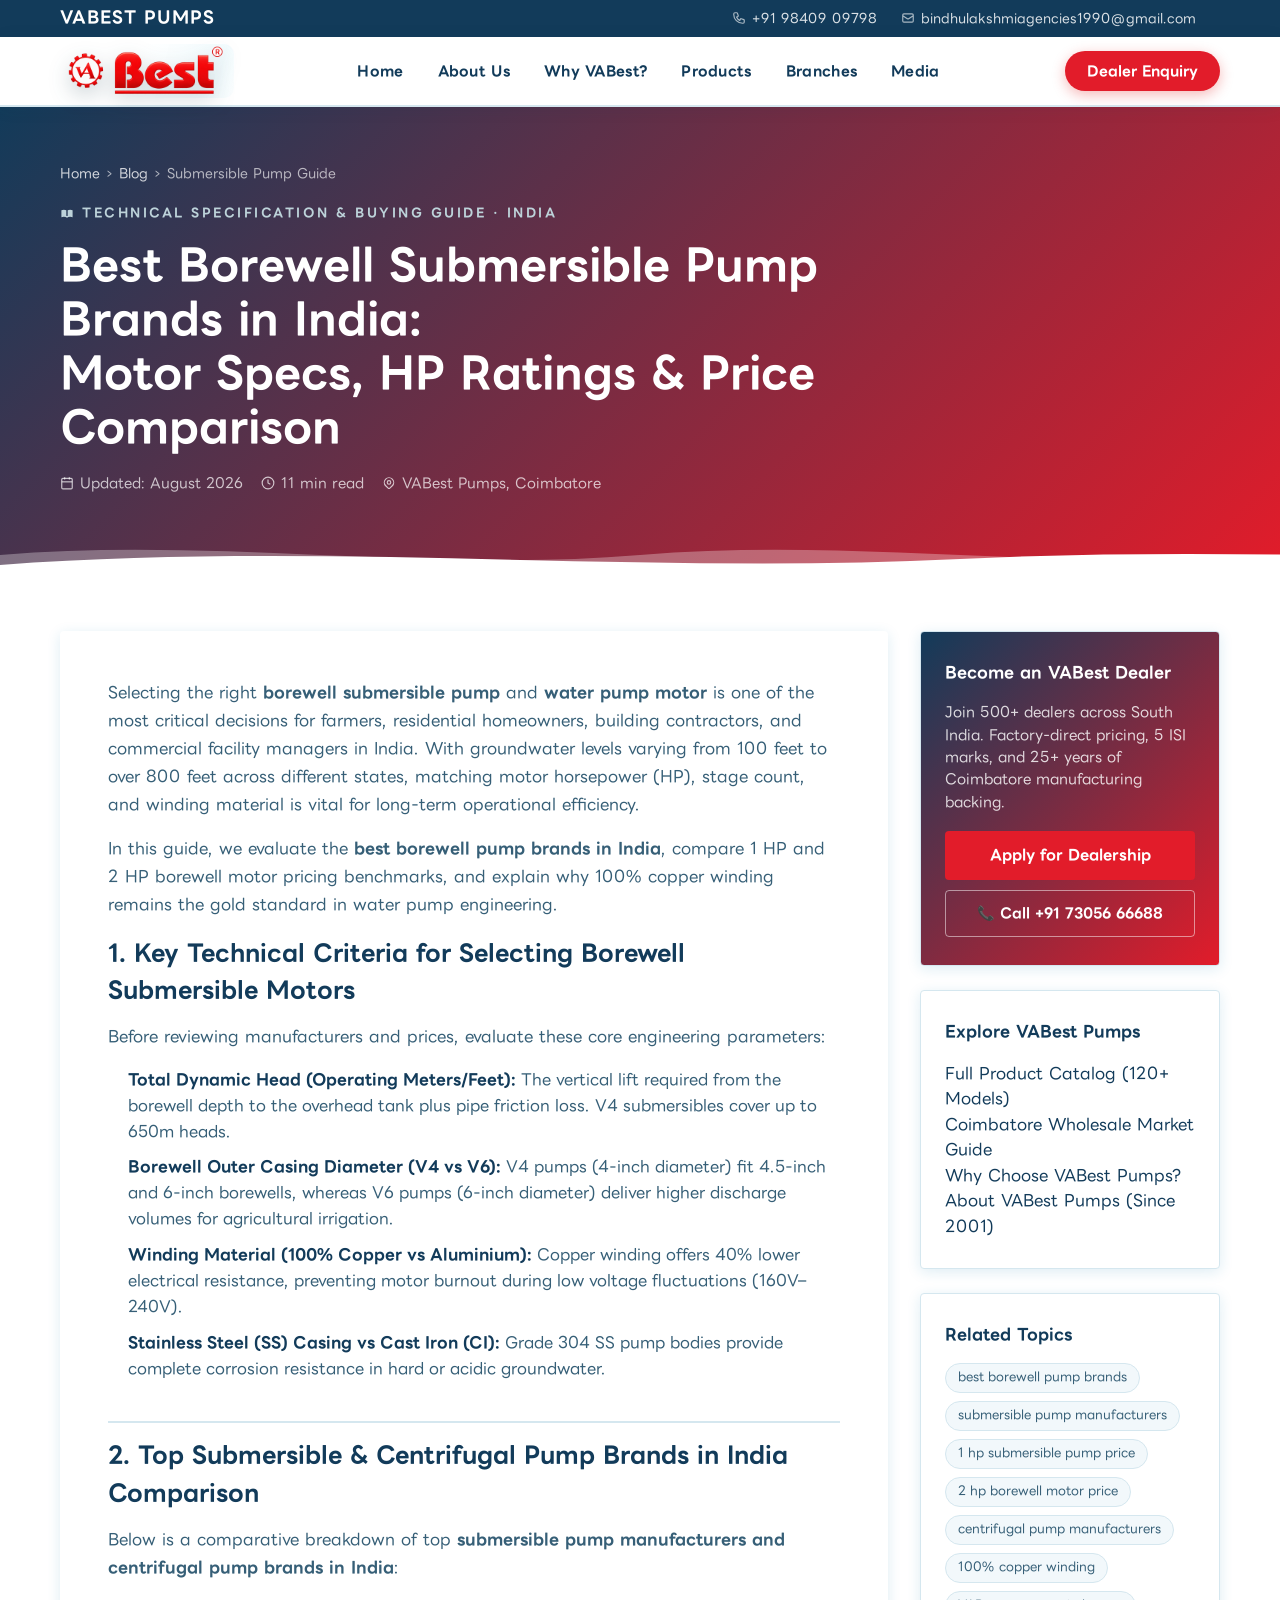
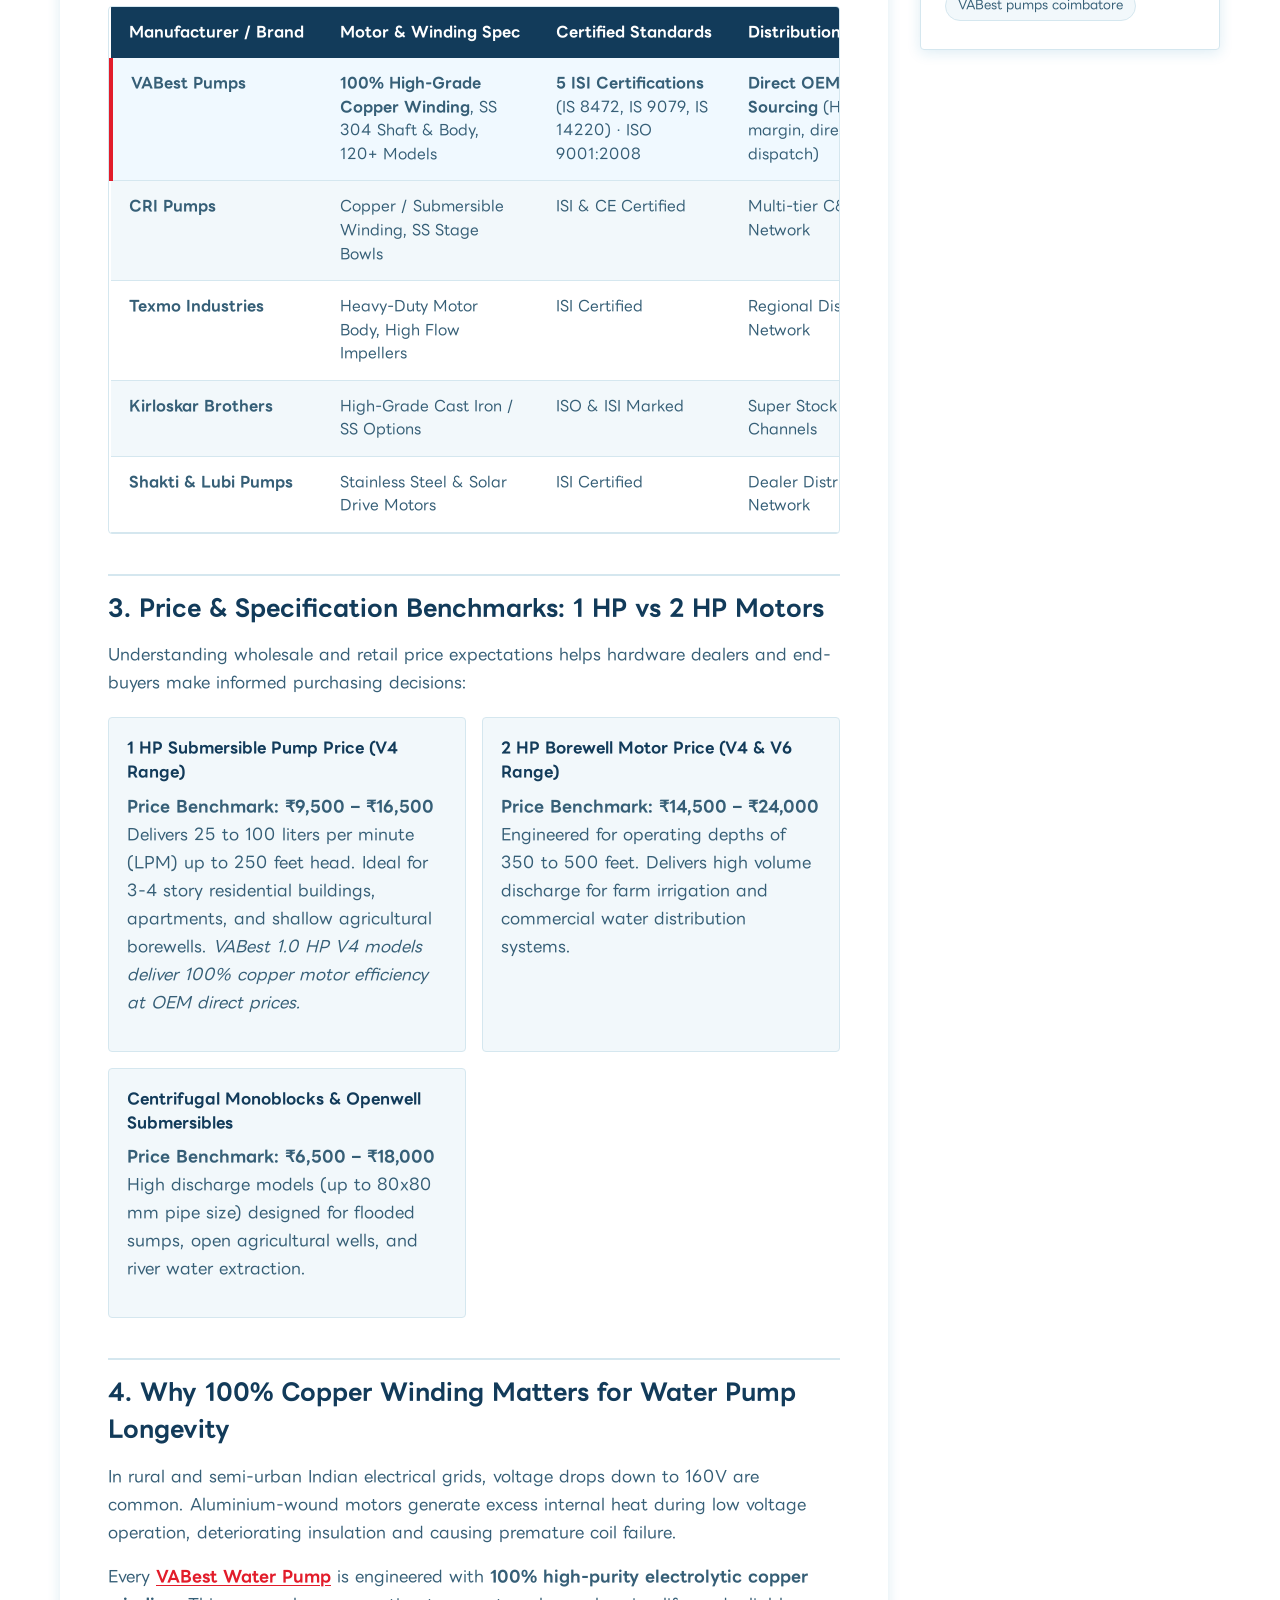
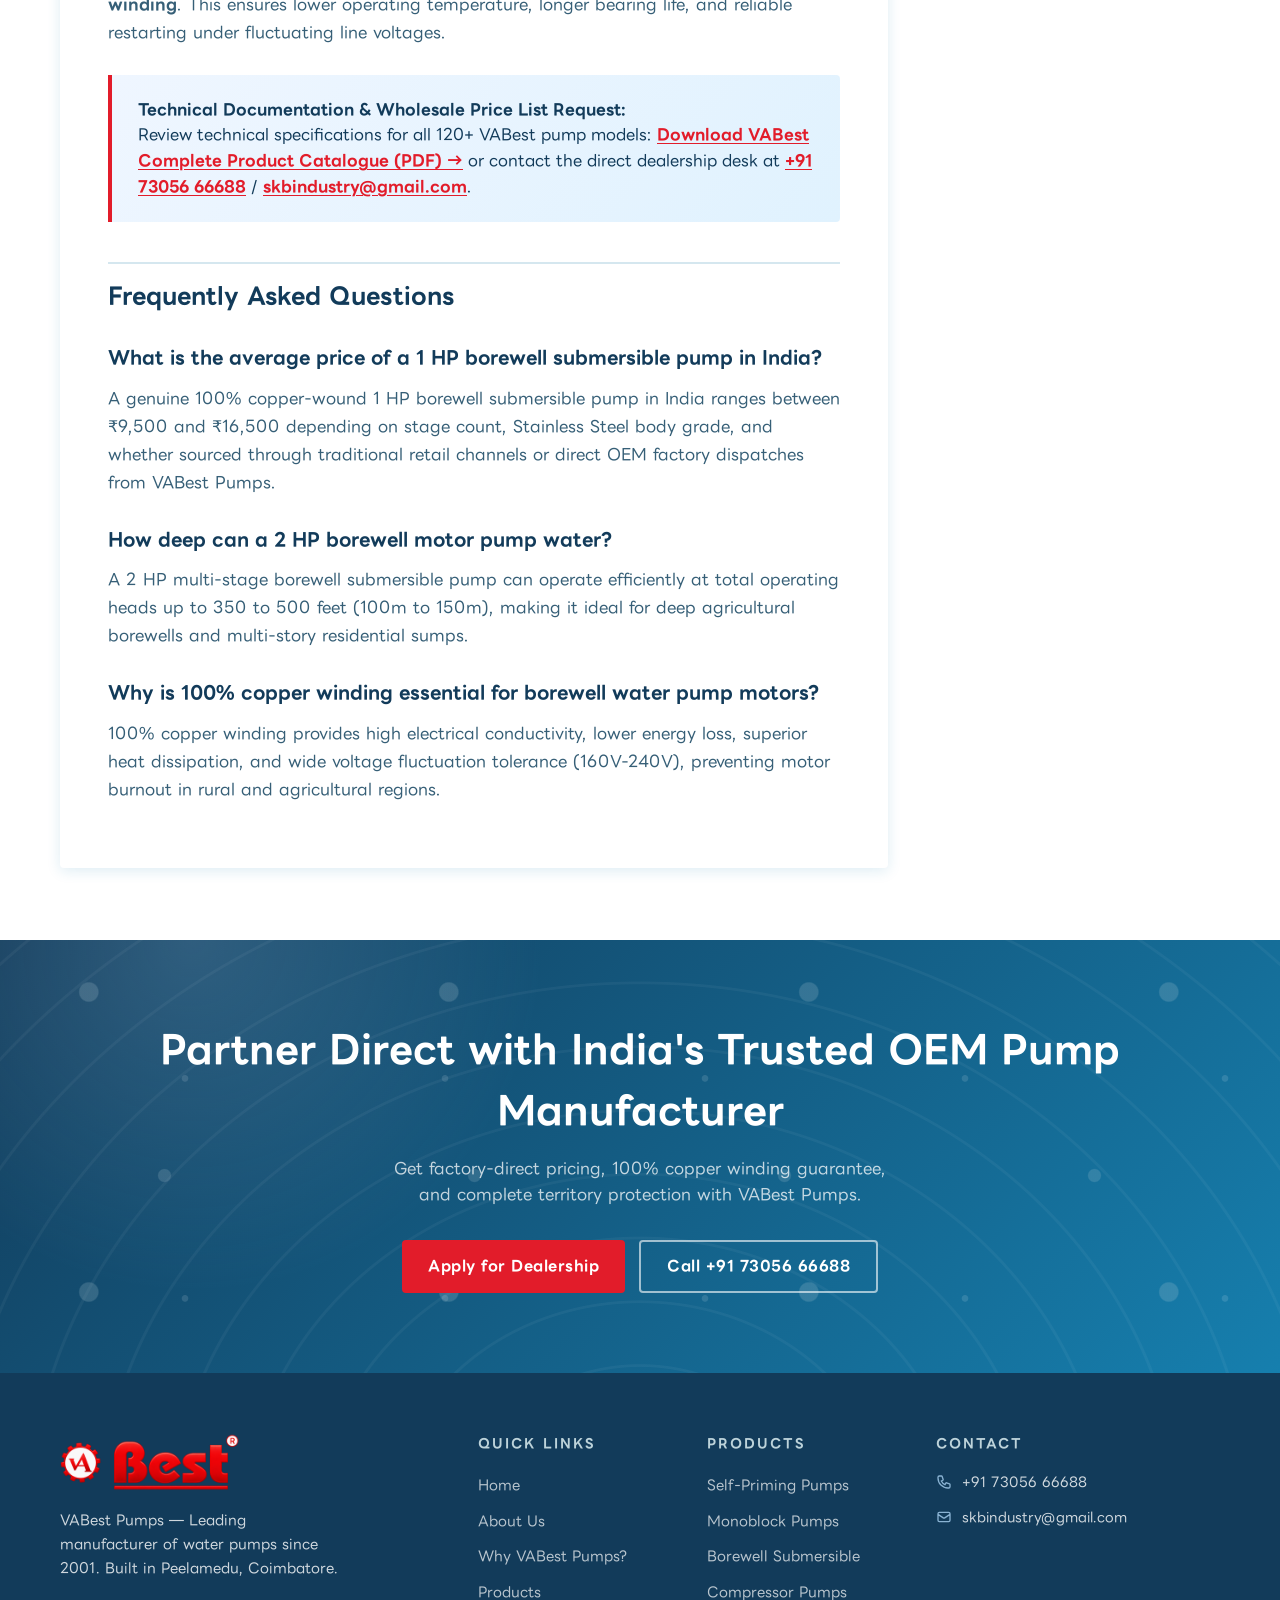
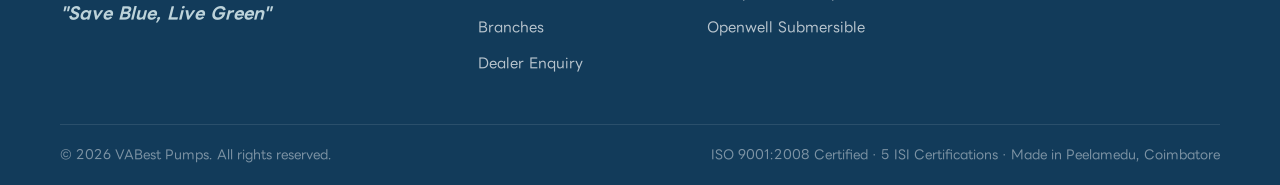
<file: blog/best-borewell-submersible-pump-brands-india.html>
<!DOCTYPE html>
<html lang="en">
<head>
  <meta charset="UTF-8" />
  <meta name="viewport" content="width=device-width, initial-scale=1.0, viewport-fit=cover" />
  <meta name="theme-color" content="#0C4A6E" />
  <meta name="apple-mobile-web-app-capable" content="yes" />
  <meta name="apple-mobile-web-app-status-bar-style" content="black-translucent" />
  <title>Best Borewell Submersible Pump Brands in India: Specs &amp; Price Guide | VABest Pumps</title>
  <meta name="description" content="Detailed guide to the best borewell submersible pump brands in India, 1 HP and 2 HP borewell motor price benchmarks, centrifugal pump manufacturers, and VABest Pumps 100% copper winding specs." />
  <meta name="keywords" content="best borewell pump brands in india, submersible pump manufacturers in india, centrifugal pump manufacturers, 1 hp submersible pump price, 2 hp borewell motor price, submersible pump, water pump motor, VABest pumps coimbatore" />
  <meta name="robots" content="index, follow" />
  <link rel="canonical" href="https://vabest.vercel.app/blog/best-borewell-submersible-pump-brands-india" />

  <!-- Open Graph -->
  <meta property="og:title" content="Best Borewell Submersible Pump Brands in India: Specs &amp; Price Guide | VABest Pumps" />
  <meta property="og:description" content="Explore top borewell submersible pump brands in India, 1 HP &amp; 2 HP motor pricing benchmarks, and direct OEM sourcing advantages with VABest Pumps." />
  <meta property="og:url" content="https://vabest.vercel.app/blog/best-borewell-submersible-pump-brands-india" />
  <meta property="og:type" content="article" />
  <meta property="og:image" content="https://vabest.vercel.app/assets/images/logo-vabest.png" />

  <link rel="preconnect" href="https://fonts.googleapis.com" />
  <link rel="preconnect" href="https://fonts.gstatic.com" crossorigin />
  <link rel="stylesheet" href="../assets/css/style.css?v=23" />

  <!-- Article Schema -->
  <script type="application/ld+json">
  {
    "@context": "https://schema.org",
    "@type": "Article",
    "headline": "Best Borewell Submersible Pump Brands in India: Motor Specs, HP Ratings & Price Comparison",
    "description": "Comprehensive guide to top borewell submersible pump manufacturers in India, 1 HP and 2 HP motor price benchmarks, and OEM sourcing from VABest Pumps.",
    "url": "https://vabest.vercel.app/blog/best-borewell-submersible-pump-brands-india",
    "datePublished": "2026-08-19",
    "dateModified": "2026-08-19",
    "author": {
      "@type": "Organization",
      "name": "VABest Pumps",
      "url": "https://vabest.vercel.app"
    },
    "publisher": {
      "@type": "Organization",
      "name": "VABest Pumps",
      "logo": {
        "@type": "ImageObject",
        "url": "https://vabest.vercel.app/assets/images/logo-vabest.png"
      }
    },
    "mainEntityOfPage": {
      "@type": "WebPage",
      "@id": "https://vabest.vercel.app/blog/best-borewell-submersible-pump-brands-india"
    }
  }
  </script>

  <!-- FAQ Schema -->
  <script type="application/ld+json">
  {
    "@context": "https://schema.org",
    "@type": "FAQPage",
    "mainEntity": [
      {
        "@type": "Question",
        "name": "What is the average price of a 1 HP borewell submersible pump in India?",
        "acceptedAnswer": {
          "@type": "Answer",
          "text": "A genuine 100% copper-wound 1 HP borewell submersible pump in India ranges between ₹9,500 and ₹16,500 depending on stage count, Stainless Steel body grade, and whether sourced through traditional retail channels or direct OEM factory dispatches from VABest Pumps."
        }
      },
      {
        "@type": "Question",
        "name": "How deep can a 2 HP borewell motor pump water?",
        "acceptedAnswer": {
          "@type": "Answer",
          "text": "A 2 HP multi-stage borewell submersible pump can operate efficiently at total operating heads up to 350 to 500 feet (100m to 150m), making it ideal for deep agricultural borewells and multi-story residential sumps."
        }
      },
      {
        "@type": "Question",
        "name": "Why is 100% copper winding essential for borewell water pump motors?",
        "acceptedAnswer": {
          "@type": "Answer",
          "text": "100% copper winding provides high electrical conductivity, lower energy loss, superior heat dissipation, and wide voltage fluctuation tolerance (160V-240V), preventing motor burnout in rural and agricultural regions."
        }
      }
    ]
  }
  </script>

  <style>
    .blog-hero {
      background: linear-gradient(135deg, var(--primary-dark) 0%, var(--primary) 100%);
      padding: max(56px, env(safe-area-inset-top)) 0 80px;
      color: #fff;
      position: relative;
      overflow: hidden;
    }
    .blog-hero-waves {
      position: absolute;
      bottom: -2px;
      left: 0;
      width: 100%;
      height: 50px;
      z-index: 2;
      pointer-events: none;
      overflow: hidden;
    }
    .blog-hero-waves svg {
      position: absolute;
      bottom: 0;
      left: 0;
      display: block;
      width: 200%;
      height: 50px;
    }
    .blog-hero-waves .phw-back { animation: waveScroll 9s linear infinite; opacity: 0.3; }
    .blog-hero-waves .phw-front { animation: waveScroll 6s linear infinite reverse; }
    .blog-eyebrow {
      font-size: 0.78rem;
      font-weight: 700;
      letter-spacing: 2.5px;
      text-transform: uppercase;
      color: var(--accent);
      margin-bottom: 14px;
      font-family: var(--font-sub);
      display: flex;
      align-items: center;
      gap: 8px;
    }
    .blog-hero h1 {
      font-family: var(--font-head);
      font-size: clamp(1.7rem, 3.5vw, 2.7rem);
      font-weight: 700;
      line-height: 1.25;
      margin-bottom: 18px;
      max-width: 860px;
    }
    .blog-meta {
      display: flex;
      flex-wrap: wrap;
      gap: 18px;
      font-size: 0.88rem;
      color: rgba(255,255,255,0.72);
      font-family: var(--font-sub);
    }
    .blog-meta span { display: flex; align-items: center; gap: 6px; }

    /* Layout */
    .blog-layout {
      display: grid;
      grid-template-columns: minmax(0, 1fr) 300px;
      gap: 32px;
      align-items: start;
    }
    .blog-article {
      min-width: 0;
    }
    @media (max-width: 900px) {
      .blog-layout { grid-template-columns: 1fr; gap: 32px; }
      .blog-article { order: 1; }
      .blog-sidebar { order: 2; position: static; margin-top: 16px; }
    }
    @media (max-width: 640px) {
      .hide-on-mobile { display: none; }
    }

    /* Article Body */
    .blog-article {
      background: var(--bg-white);
      border-radius: var(--radius-lg);
      padding: 48px;
      box-shadow: var(--shadow);
    }
    @media (max-width: 640px) {
      .blog-article { padding: 24px 20px; }
    }
    .blog-article h2 {
      font-family: var(--font-head);
      font-size: 1.45rem;
      font-weight: 700;
      color: var(--primary-dark);
      margin: 40px 0 14px;
      padding-top: 14px;
      border-top: 2px solid var(--border);
    }
    .blog-article h2:first-of-type { margin-top: 0; border-top: none; padding-top: 0; }
    .blog-article h3 {
      font-family: var(--font-head);
      font-size: 1.15rem;
      font-weight: 700;
      color: var(--text-dark);
      margin: 28px 0 12px;
    }
    .blog-article p {
      font-size: 1rem;
      line-height: 1.75;
      color: var(--text-mid);
      margin-bottom: 16px;
    }
    .blog-article ul {
      margin: 12px 0 20px 20px;
      display: flex;
      flex-direction: column;
      gap: 10px;
    }
    .blog-article ul li {
      font-size: 0.98rem;
      line-height: 1.65;
      color: var(--text-mid);
    }
    .blog-article ul li strong { color: var(--text-dark); }
    .blog-article a {
      color: var(--primary);
      text-decoration: underline;
      text-underline-offset: 3px;
    }

    /* Comparison Table */
    .blog-table-wrap {
      overflow-x: auto;
      margin: 24px 0 28px;
      border-radius: var(--radius-lg);
      border: 1.5px solid var(--border);
      box-shadow: var(--shadow-sm);
    }
    .blog-table {
      width: 100%;
      border-collapse: collapse;
      font-size: 0.92rem;
      font-family: var(--font-sub);
    }
    .blog-table thead th {
      background: var(--primary-dark);
      color: #ffffff;
      padding: 14px 18px;
      text-align: left;
      font-weight: 700;
      white-space: nowrap;
    }
    .blog-table tbody tr:nth-child(even) { background: var(--bg-light); }
    .blog-table tbody tr.highlight-vabest { background: #f0f9ff; border-left: 4px solid var(--primary); }
    .blog-table tbody td {
      padding: 14px 18px;
      border-bottom: 1px solid var(--border);
      color: var(--text-mid);
      vertical-align: top;
      line-height: 1.6;
    }

    /* Callouts & Spec Cards */
    .blog-callout {
      background: linear-gradient(135deg, #eff6ff, #e0f2fe);
      border-left: 4px solid var(--primary);
      border-radius: 0 var(--radius) var(--radius) 0;
      padding: 22px 26px;
      margin: 28px 0;
    }
    .blog-callout p {
      margin: 0;
      font-size: 0.98rem;
      color: var(--primary-dark);
      line-height: 1.65;
    }

    .spec-card-grid {
      display: grid;
      grid-template-columns: repeat(auto-fill, minmax(280px, 1fr));
      gap: 16px;
      margin: 20px 0 28px;
    }
    .spec-card {
      background: var(--bg-light);
      border: 1.5px solid var(--border);
      border-radius: var(--radius);
      padding: 18px;
    }
    .spec-card h4 {
      font-family: var(--font-sub);
      font-weight: 700;
      font-size: 0.95rem;
      color: var(--primary-dark);
      margin-bottom: 8px;
    }

    /* Sidebar */
    .blog-sidebar {
      position: sticky;
      top: 100px;
      display: flex;
      flex-direction: column;
      gap: 24px;
    }
    .sidebar-card {
      background: var(--bg-white);
      border: 1.5px solid var(--border);
      border-radius: var(--radius-lg);
      padding: 28px 24px;
      box-shadow: var(--shadow);
    }
    .sidebar-card h4 {
      font-family: var(--font-head);
      font-size: 1rem;
      font-weight: 700;
      color: var(--primary-dark);
      margin-bottom: 16px;
    }
    .sidebar-cta {
      background: linear-gradient(135deg, var(--primary-dark), var(--primary));
      color: #fff;
    }
    .sidebar-cta h4 { color: #ffffff; }
    .sidebar-cta p {
      font-size: 0.9rem;
      color: rgba(255,255,255,0.82);
      line-height: 1.55;
      margin-bottom: 18px;
    }
    .sidebar-cta .btn-sidebar {
      display: block;
      background: var(--cta);
      color: #ffffff;
      text-align: center;
      padding: 13px 20px;
      border-radius: var(--radius);
      font-family: var(--font-sub);
      font-weight: 700;
      font-size: 0.92rem;
      text-decoration: none;
      transition: all var(--transition);
      margin-bottom: 10px;
    }
    .sidebar-cta .btn-sidebar-outline {
      display: block;
      background: transparent;
      color: #ffffff;
      text-align: center;
      padding: 11px 20px;
      border-radius: var(--radius);
      border: 1.5px solid rgba(255,255,255,0.5);
      font-family: var(--font-sub);
      font-weight: 600;
      font-size: 0.88rem;
      text-decoration: none;
    }
    .keywords-list { display: flex; flex-wrap: wrap; gap: 8px; }
    .keyword-tag {
      background: var(--bg-light);
      border: 1px solid var(--border);
      border-radius: 20px;
      padding: 4px 12px;
      font-size: 0.78rem;
      color: var(--text-mid);
    }
    .breadcrumb {
      display: flex;
      align-items: center;
      gap: 6px;
      font-size: 0.83rem;
      color: rgba(255,255,255,0.65);
      margin-bottom: 20px;
    }
    .breadcrumb a { color: rgba(255,255,255,0.8); text-decoration: none; }
  </style>
</head>
<body>

  <!-- TOP BAR -->
  <div class="top-bar">
    <div class="container">
      <span class="brand-name">VABEST PUMPS</span>
      <span class="info-item always">
        <svg width="14" height="14" fill="none" viewBox="0 0 24 24" stroke="currentColor" stroke-width="2"><path d="M3 5a2 2 0 012-2h3.28a1 1 0 01.948.684l1.498 4.493a1 1 0 01-.502 1.21l-2.257 1.13a11.042 11.042 0 005.516 5.516l1.13-2.257a1 1 0 011.21-.502l4.493 1.498a1 1 0 01.684.949V19a2 2 0 01-2 2h-1C9.716 21 3 14.284 3 6V5z"/></svg>
        <a href="tel:+919840909798">+91 98409 09798</a>
      </span>
      <span class="info-item always">
        <svg width="14" height="14" fill="none" viewBox="0 0 24 24" stroke="currentColor" stroke-width="2"><path d="M3 8l7.89 5.26a2 2 0 002.22 0L21 8M5 19h14a2 2 0 002-2V7a2 2 0 00-2-2H5a2 2 0 00-2 2v10a2 2 0 002 2z"/></svg>
        <a href="mailto:bindhulakshmiagencies1990@gmail.com">bindhulakshmiagencies1990<wbr>@gmail.com</a>
      </span>
      <span class="info-item lang-selector-wrap">
        <div id="google_translate_element"></div>
      </span>
    </div>
  </div>

  <!-- HEADER -->
  <header class="site-header">
    <div class="container">
      <div class="nav-wrap">
        <a href="../index.html" class="logo">
          <img src="../assets/images/logo-vabest.png" alt="VABest Pumps" class="logo-img" />
        </a>
        <nav class="main-nav">
          <a href="../index.html">Home</a>
          <a href="../about.html">About Us</a>
          <a href="../why-vabest.html">Why VABest?</a>
          <a href="../products.html">Products</a>
          <a href="../branches.html">Branches</a>
          <a href="../media.html">Media</a>
        </nav>
        <div class="nav-right">
          <a href="../dealer.html" class="nav-cta">Dealer Enquiry</a>
          <div class="hamburger" id="menuBtn" aria-label="Open menu">
            <span></span><span></span><span></span>
          </div>
        </div>
      </div>
    </div>
  </header>

  <!-- MOBILE NAV -->
  <div class="mobile-nav" id="mobileNav">
    <div class="mobile-nav-header">
      <a href="../index.html" class="logo">
        <img src="../assets/images/logo-vabest.png" alt="VABest Pumps" class="logo-img" />
      </a>
      <span class="mobile-nav-close" id="menuClose">✕</span>
    </div>
    <ul>
      <li><a href="../index.html">Home</a></li>
      <li><a href="../about.html">About Us</a></li>
      <li><a href="../why-vabest.html">Why VABest Pumps?</a></li>
      <li><a href="../products.html">Products</a></li>
      <li><a href="../branches.html">Branches</a></li>
      <li><a href="../media.html">Media Gallery</a></li>
      <li><a href="../dealer.html">Dealer Enquiry</a></li>
    </ul>
    <a href="../dealer.html" class="btn btn-cta">Become a Dealer</a>
  </div>

  <!-- BLOG HERO -->
  <section class="blog-hero">
    <div class="container">
      <div class="breadcrumb">
        <a href="../index.html">Home</a>
        <span>›</span>
        <a href="water-pump-dealership-guide-coimbatore-sourcing.html">Blog</a>
        <span>›</span>
        <span>Submersible Pump Guide</span>
      </div>
      <div class="blog-eyebrow">
        <svg width="14" height="14" fill="currentColor" viewBox="0 0 20 20"><path d="M9 4.804A7.968 7.968 0 005.5 4c-1.255 0-2.443.29-3.5.804v10A7.969 7.969 0 015.5 14c1.669 0 3.218.51 4.5 1.385A7.962 7.962 0 0114.5 14c1.255 0 2.443.29 3.5.804v-10A7.968 7.968 0 0014.5 4c-1.255 0-2.443.29-3.5.804V12a1 1 0 11-2 0V4.804z"/></svg>
        Technical Specification &amp; Buying Guide · India
      </div>
      <h1>Best Borewell Submersible Pump Brands in India:<br class="hide-on-mobile" />Motor Specs, HP Ratings &amp; Price Comparison</h1>
      <div class="blog-meta">
        <span>
          <svg width="14" height="14" fill="none" viewBox="0 0 24 24" stroke="currentColor" stroke-width="2"><rect x="3" y="4" width="18" height="18" rx="2" ry="2"/><line x1="16" y1="2" x2="16" y2="6"/><line x1="8" y1="2" x2="8" y2="6"/><line x1="3" y1="10" x2="21" y2="10"/></svg>
          Updated: August 2026
        </span>
        <span>
          <svg width="14" height="14" fill="none" viewBox="0 0 24 24" stroke="currentColor" stroke-width="2"><circle cx="12" cy="12" r="10"/><path d="M12 6v6l4 2"/></svg>
          11 min read
        </span>
        <span>
          <svg width="14" height="14" fill="none" viewBox="0 0 24 24" stroke="currentColor" stroke-width="2"><path d="M17.657 16.657L13.414 20.9a1.998 1.998 0 01-2.827 0l-4.244-4.243a8 8 0 1111.314 0z"/><path d="M15 11a3 3 0 11-6 0 3 3 0 016 0z"/></svg>
          VABest Pumps, Coimbatore
        </span>
      </div>
    </div>
    <div class="blog-hero-waves" aria-hidden="true">
      <svg class="phw-back" viewBox="0 0 2880 50" preserveAspectRatio="none" xmlns="http://www.w3.org/2000/svg">
        <path fill="#ffffff" d="M0,28 C240,10 480,46 720,28 C960,10 1200,46 1440,28 C1680,10 1920,46 2160,28 C2400,10 2640,46 2880,28 L2880,50 L0,50 Z"/>
      </svg>
      <svg class="phw-front" viewBox="0 0 2880 50" preserveAspectRatio="none" xmlns="http://www.w3.org/2000/svg">
        <path fill="#ffffff" d="M0,38 C360,14 720,48 1080,32 C1440,16 1800,44 2160,30 C2520,16 2750,40 2880,38 L2880,50 L0,50 Z"/>
      </svg>
    </div>
  </section>

  <!-- MAIN BODY -->
  <section class="section" style="padding-top: 56px;">
    <div class="container">
      <div class="blog-layout">

        <!-- ARTICLE -->
        <article class="blog-article">

          <p>Selecting the right <strong>borewell submersible pump</strong> and <strong>water pump motor</strong> is one of the most critical decisions for farmers, residential homeowners, building contractors, and commercial facility managers in India. With groundwater levels varying from 100 feet to over 800 feet across different states, matching motor horsepower (HP), stage count, and winding material is vital for long-term operational efficiency.</p>

          <p>In this guide, we evaluate the <strong>best borewell pump brands in India</strong>, compare 1 HP and 2 HP borewell motor pricing benchmarks, and explain why 100% copper winding remains the gold standard in water pump engineering.</p>

          <h2>1. Key Technical Criteria for Selecting Borewell Submersible Motors</h2>

          <p>Before reviewing manufacturers and prices, evaluate these core engineering parameters:</p>

          <ul>
            <li><strong>Total Dynamic Head (Operating Meters/Feet):</strong> The vertical lift required from the borewell depth to the overhead tank plus pipe friction loss. V4 submersibles cover up to 650m heads.</li>
            <li><strong>Borewell Outer Casing Diameter (V4 vs V6):</strong> V4 pumps (4-inch diameter) fit 4.5-inch and 6-inch borewells, whereas V6 pumps (6-inch diameter) deliver higher discharge volumes for agricultural irrigation.</li>
            <li><strong>Winding Material (100% Copper vs Aluminium):</strong> Copper winding offers 40% lower electrical resistance, preventing motor burnout during low voltage fluctuations (160V–240V).</li>
            <li><strong>Stainless Steel (SS) Casing vs Cast Iron (CI):</strong> Grade 304 SS pump bodies provide complete corrosion resistance in hard or acidic groundwater.</li>
          </ul>

          <h2>2. Top Submersible &amp; Centrifugal Pump Brands in India Comparison</h2>

          <p>Below is a comparative breakdown of top <strong>submersible pump manufacturers and centrifugal pump brands in India</strong>:</p>

          <div class="blog-table-wrap">
            <table class="blog-table">
              <thead>
                <tr>
                  <th>Manufacturer / Brand</th>
                  <th>Motor &amp; Winding Spec</th>
                  <th>Certified Standards</th>
                  <th>Distribution &amp; Pricing</th>
                  <th>Best Application Suitability</th>
                </tr>
              </thead>
              <tbody>
                <tr class="highlight-vabest">
                  <td><strong>VABest Pumps</strong></td>
                  <td><strong>100% High-Grade Copper Winding</strong>, SS 304 Shaft &amp; Body, 120+ Models</td>
                  <td><strong>5 ISI Certifications</strong> (IS 8472, IS 9079, IS 14220) · ISO 9001:2008</td>
                  <td><strong>Direct OEM Factory Sourcing</strong> (High dealer margin, direct dispatch)</td>
                  <td>Deep Agricultural Borewells, Domestic Sump &amp; Overhead Tanks, Sandy Compressors</td>
                </tr>
                <tr>
                  <td><strong>CRI Pumps</strong></td>
                  <td>Copper / Submersible Winding, SS Stage Bowls</td>
                  <td>ISI &amp; CE Certified</td>
                  <td>Multi-tier C&amp;F Network</td>
                  <td>Agriculture, Commercial Fluid Transfer</td>
                </tr>
                <tr>
                  <td><strong>Texmo Industries</strong></td>
                  <td>Heavy-Duty Motor Body, High Flow Impellers</td>
                  <td>ISI Certified</td>
                  <td>Regional Distributor Network</td>
                  <td>Farm Irrigation, Openwell Pumping</td>
                </tr>
                <tr>
                  <td><strong>Kirloskar Brothers</strong></td>
                  <td>High-Grade Cast Iron / SS Options</td>
                  <td>ISO &amp; ISI Marked</td>
                  <td>Super Stockist Channels</td>
                  <td>Domestic Water Lifting, Municipal Supply</td>
                </tr>
                <tr>
                  <td><strong>Shakti &amp; Lubi Pumps</strong></td>
                  <td>Stainless Steel &amp; Solar Drive Motors</td>
                  <td>ISI Certified</td>
                  <td>Dealer Distributor Network</td>
                  <td>Solar Submersibles, Industrial Water Handling</td>
                </tr>
              </tbody>
            </table>
          </div>

          <h2>3. Price &amp; Specification Benchmarks: 1 HP vs 2 HP Motors</h2>

          <p>Understanding wholesale and retail price expectations helps hardware dealers and end-buyers make informed purchasing decisions:</p>

          <div class="spec-card-grid">
            <div class="spec-card">
              <h4>1 HP Submersible Pump Price (V4 Range)</h4>
              <p><strong>Price Benchmark: ₹9,500 – ₹16,500</strong><br/>
              Delivers 25 to 100 liters per minute (LPM) up to 250 feet head. Ideal for 3-4 story residential buildings, apartments, and shallow agricultural borewells. <em>VABest 1.0 HP V4 models deliver 100% copper motor efficiency at OEM direct prices.</em></p>
            </div>
            <div class="spec-card">
              <h4>2 HP Borewell Motor Price (V4 &amp; V6 Range)</h4>
              <p><strong>Price Benchmark: ₹14,500 – ₹24,000</strong><br/>
              Engineered for operating depths of 350 to 500 feet. Delivers high volume discharge for farm irrigation and commercial water distribution systems.</p>
            </div>
            <div class="spec-card">
              <h4>Centrifugal Monoblocks &amp; Openwell Submersibles</h4>
              <p><strong>Price Benchmark: ₹6,500 – ₹18,000</strong><br/>
              High discharge models (up to 80x80 mm pipe size) designed for flooded sumps, open agricultural wells, and river water extraction.</p>
            </div>
          </div>

          <h2>4. Why 100% Copper Winding Matters for Water Pump Longevity</h2>

          <p>In rural and semi-urban Indian electrical grids, voltage drops down to 160V are common. Aluminium-wound motors generate excess internal heat during low voltage operation, deteriorating insulation and causing premature coil failure.</p>

          <p>Every <a href="../products.html"><strong>VABest Water Pump</strong></a> is engineered with <strong>100% high-purity electrolytic copper winding</strong>. This ensures lower operating temperature, longer bearing life, and reliable restarting under fluctuating line voltages.</p>

          <div class="blog-callout">
            <p><strong>Technical Documentation &amp; Wholesale Price List Request:</strong><br/>Review technical specifications for all 120+ VABest pump models: <a href="../assets/pdf/VABest_Booklet_2026.pdf" target="_blank" download><strong>Download VABest Complete Product Catalogue (PDF) →</strong></a> or contact the direct dealership desk at <a href="tel:+917305666688"><strong>+91 73056 66688</strong></a> / <a href="mailto:skbindustry@gmail.com"><strong>skbindustry@gmail.com</strong></a>.</p>
          </div>

          <h2>Frequently Asked Questions</h2>

          <h3>What is the average price of a 1 HP borewell submersible pump in India?</h3>
          <p>A genuine 100% copper-wound 1 HP borewell submersible pump in India ranges between ₹9,500 and ₹16,500 depending on stage count, Stainless Steel body grade, and whether sourced through traditional retail channels or direct OEM factory dispatches from VABest Pumps.</p>

          <h3>How deep can a 2 HP borewell motor pump water?</h3>
          <p>A 2 HP multi-stage borewell submersible pump can operate efficiently at total operating heads up to 350 to 500 feet (100m to 150m), making it ideal for deep agricultural borewells and multi-story residential sumps.</p>

          <h3>Why is 100% copper winding essential for borewell water pump motors?</h3>
          <p>100% copper winding provides high electrical conductivity, lower energy loss, superior heat dissipation, and wide voltage fluctuation tolerance (160V-240V), preventing motor burnout in rural and agricultural regions.</p>

        </article>

        <!-- SIDEBAR -->
        <aside class="blog-sidebar">

          <!-- CTA Card -->
          <div class="sidebar-card sidebar-cta">
            <h4>Become an VABest Dealer</h4>
            <p>Join 500+ dealers across South India. Factory-direct pricing, 5 ISI marks, and 25+ years of Coimbatore manufacturing backing.</p>
            <a href="../dealer.html" class="btn-sidebar">Apply for Dealership</a>
            <a href="tel:+917305666688" class="btn-sidebar-outline">📞 Call +91 73056 66688</a>
          </div>

          <!-- Quick Links -->
          <div class="sidebar-card">
            <h4>Explore VABest Pumps</h4>
            <ul>
              <li><a href="../products.html">Full Product Catalog (120+ Models)</a></li>
              <li><a href="top-water-pump-manufacturers-coimbatore.html">Coimbatore Wholesale Market Guide</a></li>
              <li><a href="../why-vabest.html">Why Choose VABest Pumps?</a></li>
              <li><a href="../about.html">About VABest Pumps (Since 2001)</a></li>
            </ul>
          </div>

          <!-- Keywords / Tags -->
          <div class="sidebar-card">
            <h4>Related Topics</h4>
            <div class="keywords-list">
              <span class="keyword-tag">best borewell pump brands</span>
              <span class="keyword-tag">submersible pump manufacturers</span>
              <span class="keyword-tag">1 hp submersible pump price</span>
              <span class="keyword-tag">2 hp borewell motor price</span>
              <span class="keyword-tag">centrifugal pump manufacturers</span>
              <span class="keyword-tag">100% copper winding</span>
              <span class="keyword-tag">VABest pumps coimbatore</span>
            </div>
          </div>

        </aside>

      </div>
    </div>
  </section>

  <!-- CTA SECTION -->
  <section class="cta-section">
    <div class="container">
      <h2>Partner Direct with India's Trusted OEM Pump Manufacturer</h2>
      <p>Get factory-direct pricing, 100% copper winding guarantee, and complete territory protection with VABest Pumps.</p>
      <div class="cta-actions">
        <a href="../dealer.html" class="btn btn-cta">Apply for Dealership</a>
        <a href="tel:+917305666688" class="btn btn-outline-white">Call +91 73056 66688</a>
      </div>
    </div>
  </section>

  <!-- FOOTER -->
  <footer class="site-footer">
    <div class="container">
      <div class="footer-grid">
        <div class="footer-brand">
          <img src="../assets/images/logo-vabest.png" alt="VABest" class="footer-emblem" />
          <p>VABest Pumps — Leading manufacturer of water pumps since 2001. Built in Peelamedu, Coimbatore.</p>
          <div class="footer-tagline">"Save Blue, Live Green"</div>
        </div>
        <div class="footer-col">
          <h4>Quick Links</h4>
          <ul>
            <li><a href="../index.html">Home</a></li>
            <li><a href="../about.html">About Us</a></li>
            <li><a href="../why-vabest.html">Why VABest Pumps?</a></li>
            <li><a href="../products.html">Products</a></li>
            <li><a href="../branches.html">Branches</a></li>
            <li><a href="../dealer.html">Dealer Enquiry</a></li>
          </ul>
        </div>
        <div class="footer-col">
          <h4>Products</h4>
          <ul>
            <li><a href="../products.html">Self-Priming Pumps</a></li>
            <li><a href="../products.html">Monoblock Pumps</a></li>
            <li><a href="../products.html">Borewell Submersible</a></li>
            <li><a href="../products.html">Compressor Pumps</a></li>
            <li><a href="../products.html">Openwell Submersible</a></li>
          </ul>
        </div>
        <div class="footer-col">
          <h4>Contact</h4>
          <div class="footer-contact">
            <div class="contact-item">
              <svg width="16" height="16" fill="none" viewBox="0 0 24 24" stroke="currentColor" stroke-width="2"><path d="M3 5a2 2 0 012-2h3.28a1 1 0 01.948.684l1.498 4.493a1 1 0 01-.502 1.21l-2.257 1.13a11.042 11.042 0 005.516 5.516l1.13-2.257a1 1 0 011.21-.502l4.493 1.498a1 1 0 01.684.949V19a2 2 0 01-2 2h-1C9.716 21 3 14.284 3 6V5z"/></svg>
              <p><a href="tel:+917305666688">+91 73056 66688</a></p>
            </div>
            <div class="contact-item">
              <svg width="16" height="16" fill="none" viewBox="0 0 24 24" stroke="currentColor" stroke-width="2"><path d="M3 8l7.89 5.26a2 2 0 002.22 0L21 8M5 19h14a2 2 0 002-2V7a2 2 0 00-2-2H5a2 2 0 00-2 2v10a2 2 0 002 2z"/></svg>
              <p><a href="mailto:skbindustry@gmail.com">skbindustry@gmail.com</a></p>
            </div>
          </div>
        </div>
      </div>
      <div class="footer-bottom">
        <span>© 2026 VABest Pumps. All rights reserved.</span>
        <span>ISO 9001:2008 Certified · 5 ISI Certifications · Made in Peelamedu, Coimbatore</span>
      </div>
    </div>
  </footer>

  <script src="../assets/js/main.js"></script>
  <script>
    function googleTranslateElementInit() {
      new google.translate.TranslateElement({
        pageLanguage: 'en',
        includedLanguages: 'hi,ta,ml,bn',
        layout: google.translate.TranslateElement.InlineLayout.SIMPLE,
        autoDisplay: false
      }, 'google_translate_element');
    }
  </script>
  <script src="//translate.google.com/translate_a/element.js?cb=googleTranslateElementInit"></script>
</body>
</html>
</file>
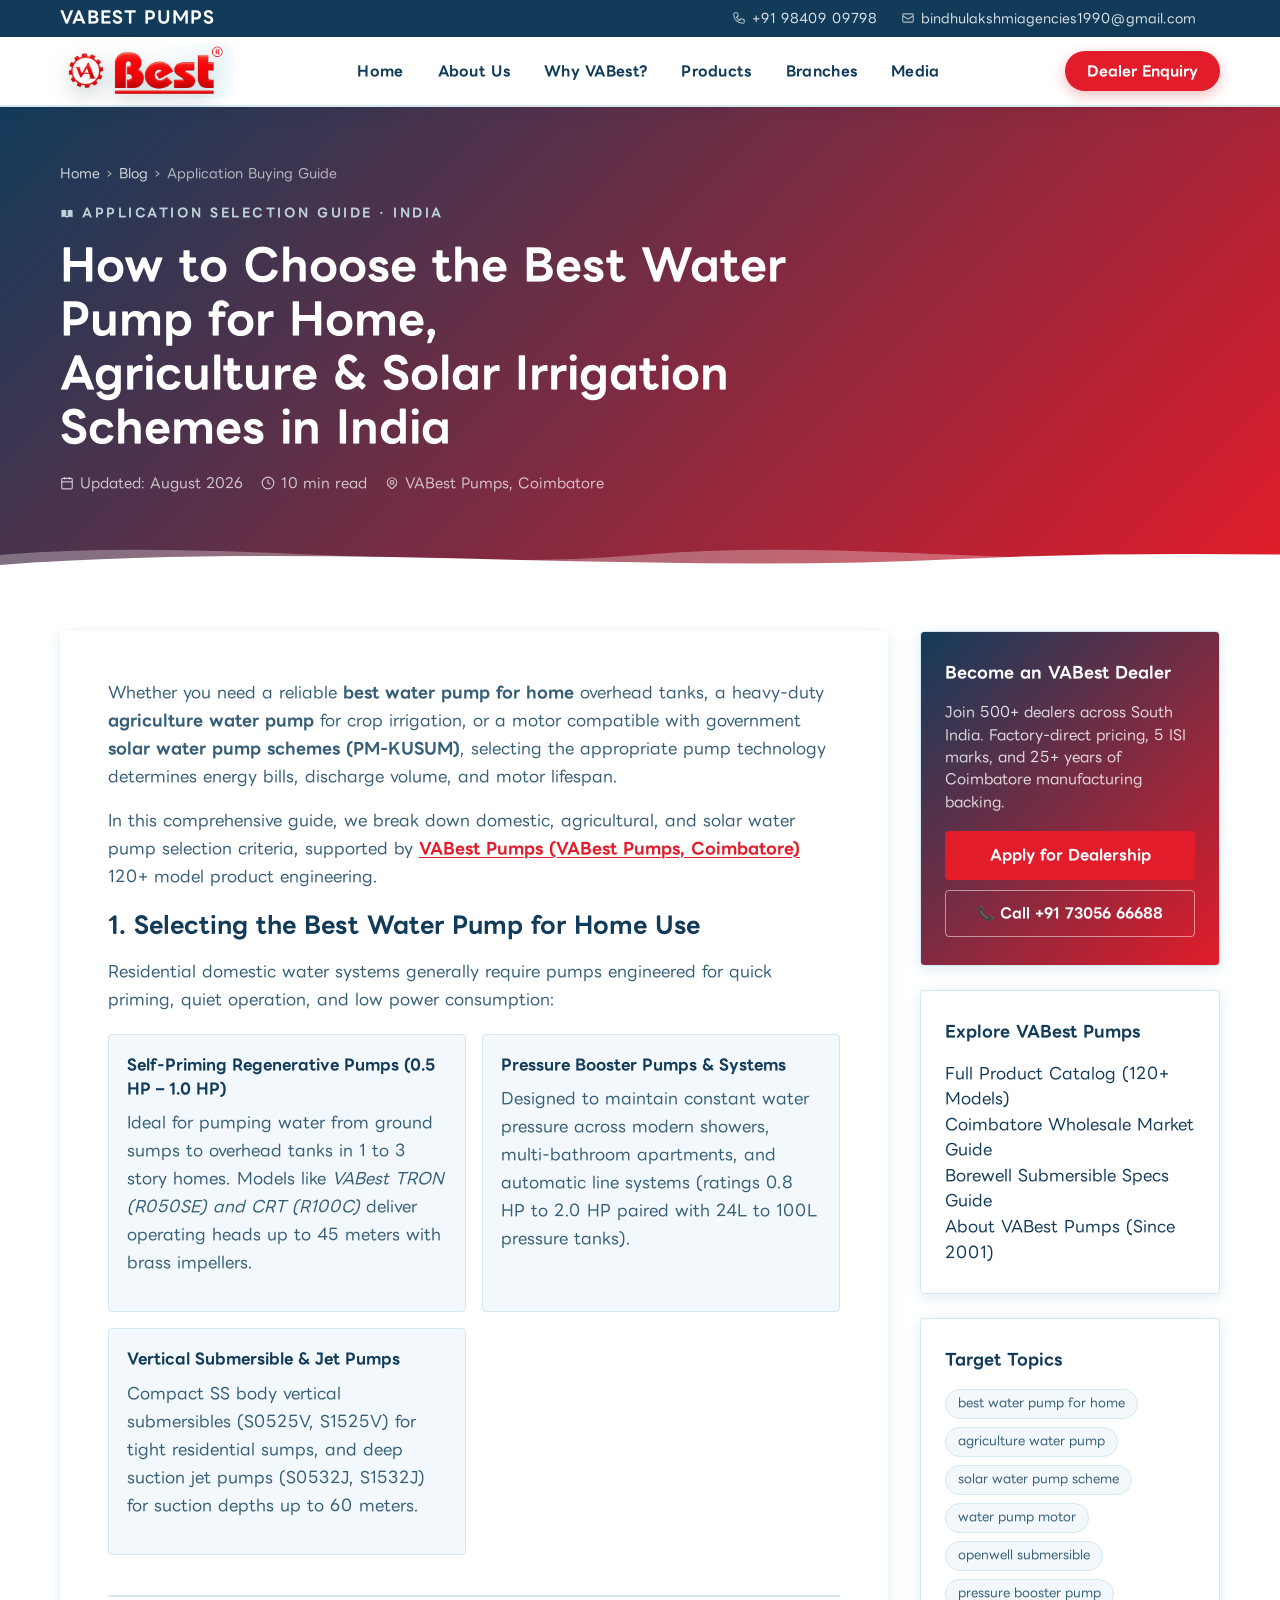
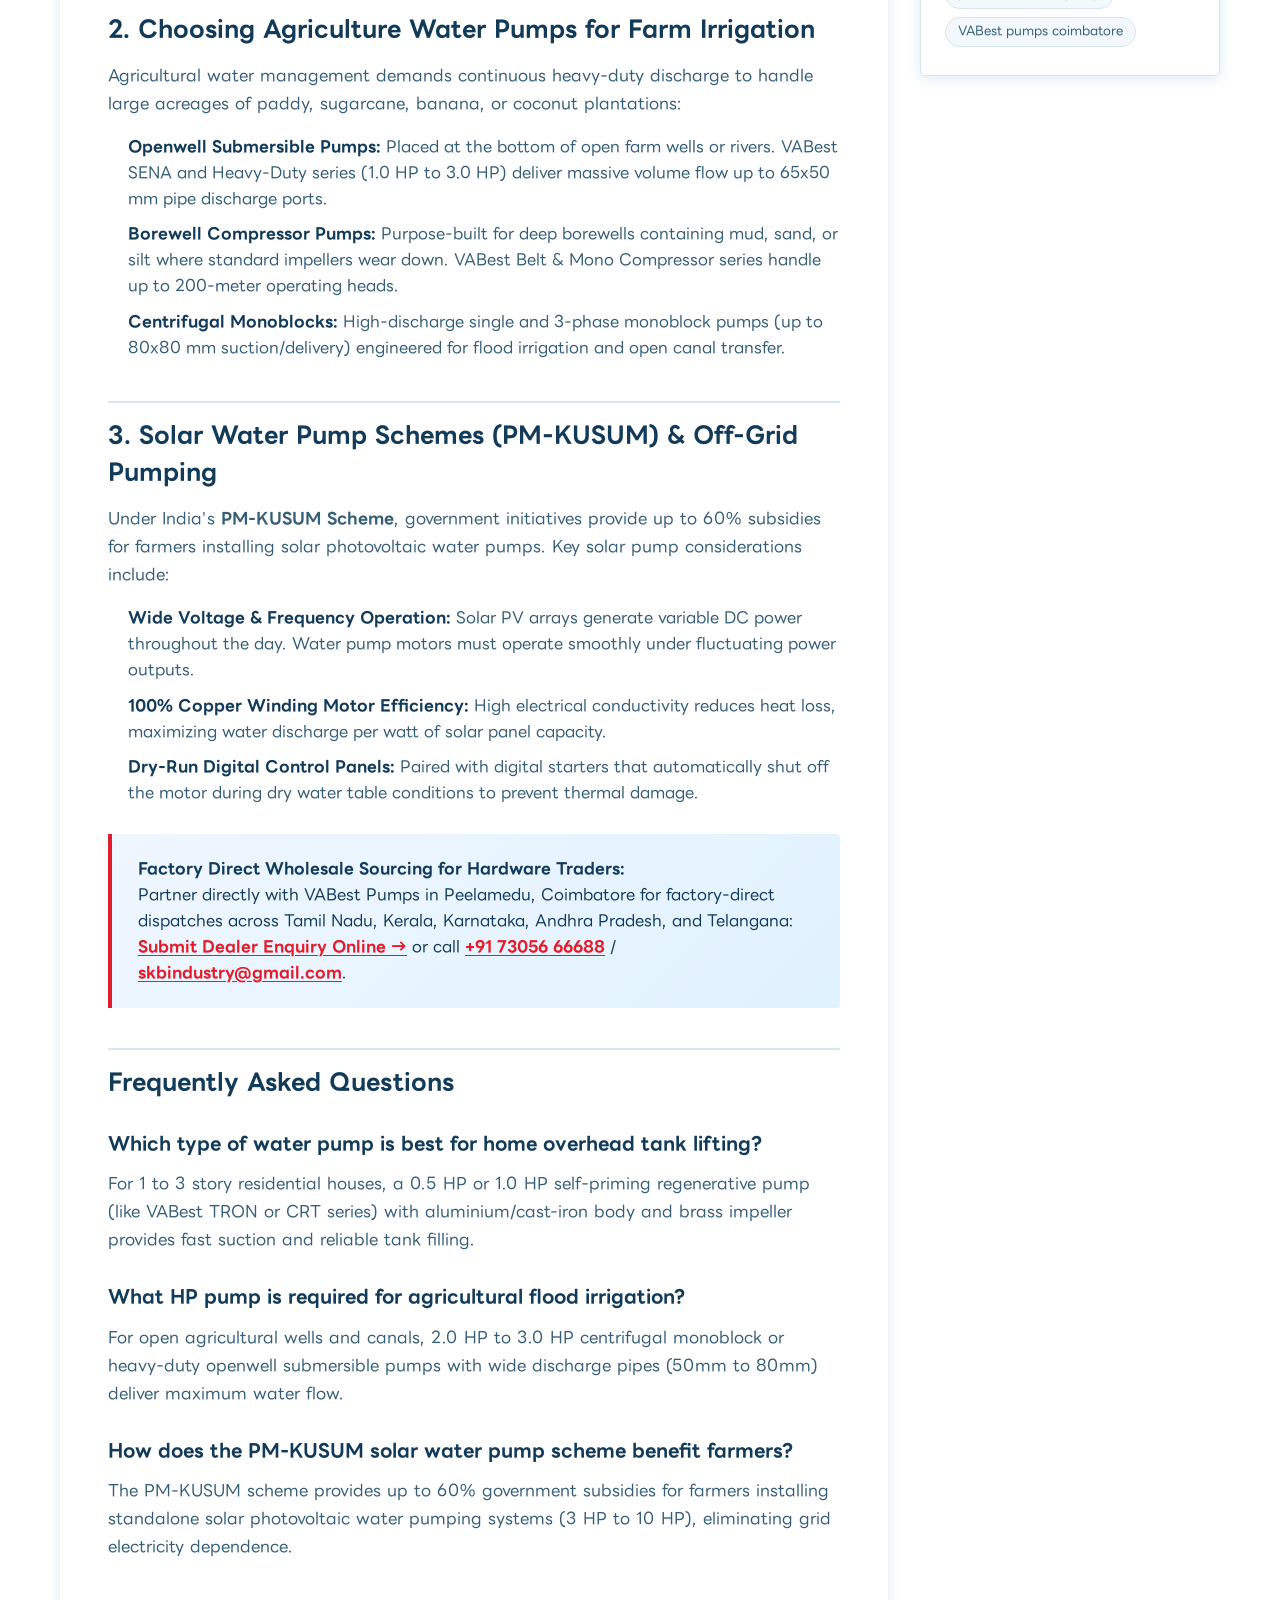
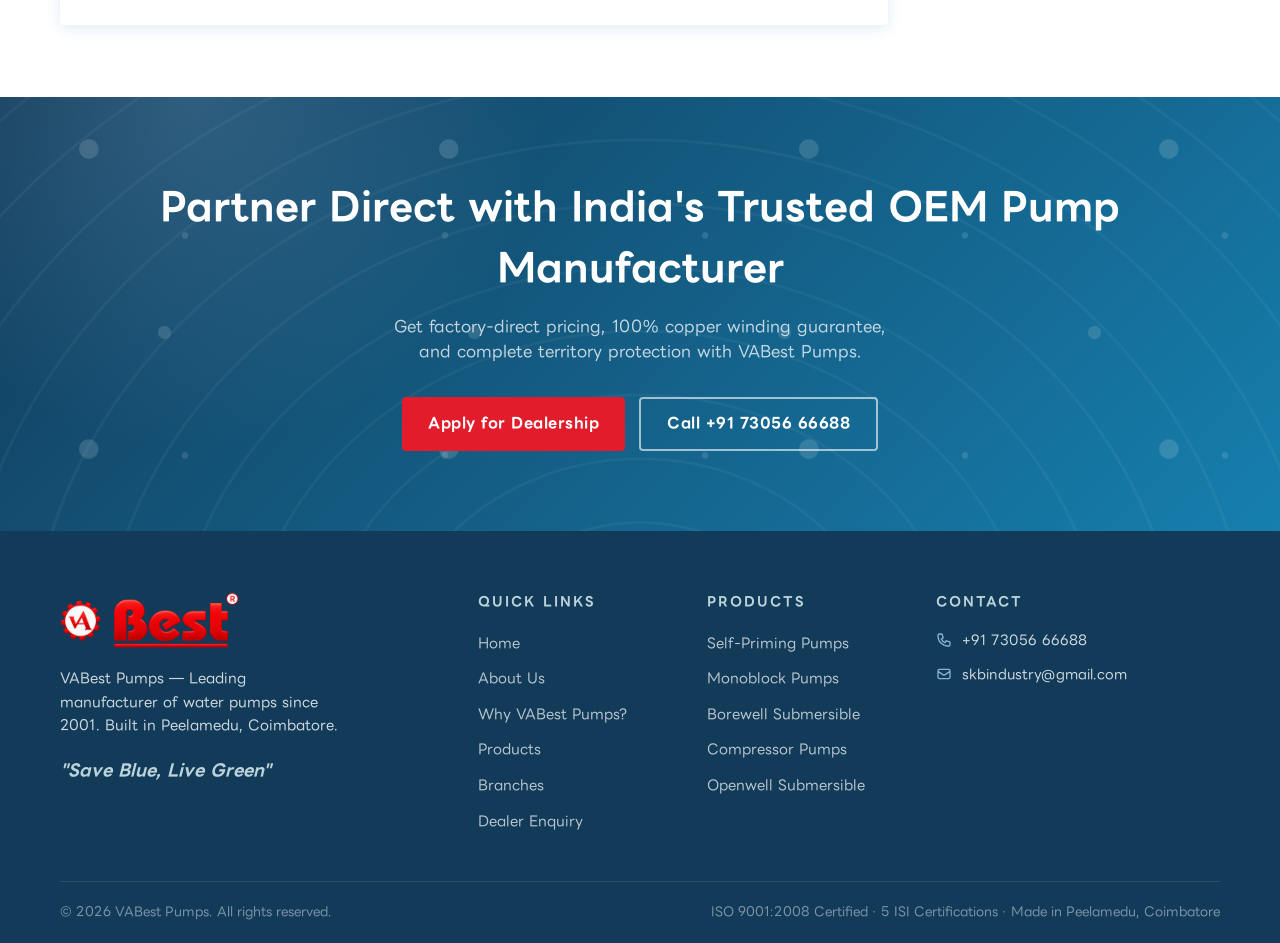
<file: blog/best-water-pump-for-home-and-agriculture-guide.html>
<!DOCTYPE html>
<html lang="en">
<head>
  <meta charset="UTF-8" />
  <meta name="viewport" content="width=device-width, initial-scale=1.0, viewport-fit=cover" />
  <meta name="theme-color" content="#0C4A6E" />
  <meta name="apple-mobile-web-app-capable" content="yes" />
  <meta name="apple-mobile-web-app-status-bar-style" content="black-translucent" />
  <title>Best Water Pump for Home, Agriculture &amp; Solar Schemes Guide | VABest Pumps</title>
  <meta name="description" content="Comprehensive guide to selecting the best water pump for home use, agricultural farm irrigation, government solar water pump schemes (PM-KUSUM), and VABest Pumps 100% copper motor specs." />
  <meta name="keywords" content="best water pump for home, agriculture water pump, solar water pump scheme, water pump motor, domestic water pump, VABest pumps coimbatore" />
  <meta name="robots" content="index, follow" />
  <link rel="canonical" href="https://vabest.vercel.app/blog/best-water-pump-for-home-and-agriculture-guide" />

  <!-- Open Graph -->
  <meta property="og:title" content="Best Water Pump for Home, Agriculture &amp; Solar Schemes Guide | VABest Pumps" />
  <meta property="og:description" content="Learn how to choose the right water pump for residential overhead tanks, deep farm irrigation, and solar pumping schemes with VABest Pumps." />
  <meta property="og:url" content="https://vabest.vercel.app/blog/best-water-pump-for-home-and-agriculture-guide" />
  <meta property="og:type" content="article" />
  <meta property="og:image" content="https://vabest.vercel.app/assets/images/logo-vabest.png" />

  <link rel="preconnect" href="https://fonts.googleapis.com" />
  <link rel="preconnect" href="https://fonts.gstatic.com" crossorigin />
  <link rel="stylesheet" href="../assets/css/style.css?v=23" />

  <!-- Article Schema -->
  <script type="application/ld+json">
  {
    "@context": "https://schema.org",
    "@type": "Article",
    "headline": "How to Choose the Best Water Pump for Home, Agriculture & Solar Irrigation Schemes in India",
    "description": "Comprehensive guide to domestic water lifting pumps, agricultural farm irrigation submersibles, solar water pump schemes, and OEM sourcing from VABest Pumps.",
    "url": "https://vabest.vercel.app/blog/best-water-pump-for-home-and-agriculture-guide",
    "datePublished": "2026-08-19",
    "dateModified": "2026-08-19",
    "author": {
      "@type": "Organization",
      "name": "VABest Pumps",
      "url": "https://vabest.vercel.app"
    },
    "publisher": {
      "@type": "Organization",
      "name": "VABest Pumps",
      "logo": {
        "@type": "ImageObject",
        "url": "https://vabest.vercel.app/assets/images/logo-vabest.png"
      }
    },
    "mainEntityOfPage": {
      "@type": "WebPage",
      "@id": "https://vabest.vercel.app/blog/best-water-pump-for-home-and-agriculture-guide"
    }
  }
  </script>

  <!-- FAQ Schema -->
  <script type="application/ld+json">
  {
    "@context": "https://schema.org",
    "@type": "FAQPage",
    "mainEntity": [
      {
        "@type": "Question",
        "name": "Which type of water pump is best for home overhead tank lifting?",
        "acceptedAnswer": {
          "@type": "Answer",
          "text": "For 1 to 3 story residential houses, a 0.5 HP or 1.0 HP self-priming regenerative pump (like VABest TRON or CRT series) with aluminium/cast-iron body and brass impeller provides fast suction and reliable tank filling."
        }
      },
      {
        "@type": "Question",
        "name": "What HP pump is required for agricultural flood irrigation?",
        "acceptedAnswer": {
          "@type": "Answer",
          "text": "For open agricultural wells and canals, 2.0 HP to 3.0 HP centrifugal monoblock or heavy-duty openwell submersible pumps with wide discharge pipes (50mm to 80mm) deliver maximum water flow."
        }
      },
      {
        "@type": "Question",
        "name": "How does the PM-KUSUM solar water pump scheme benefit farmers?",
        "acceptedAnswer": {
          "@type": "Answer",
          "text": "The PM-KUSUM scheme provides up to 60% government subsidies for farmers installing standalone solar photovoltaic water pumping systems (3 HP to 10 HP), eliminating grid electricity dependence."
        }
      }
    ]
  }
  </script>

  <style>
    .blog-hero {
      background: linear-gradient(135deg, var(--primary-dark) 0%, var(--primary) 100%);
      padding: max(56px, env(safe-area-inset-top)) 0 80px;
      color: #fff;
      position: relative;
      overflow: hidden;
    }
    .blog-hero-waves {
      position: absolute;
      bottom: -2px;
      left: 0;
      width: 100%;
      height: 50px;
      z-index: 2;
      pointer-events: none;
      overflow: hidden;
    }
    .blog-hero-waves svg {
      position: absolute;
      bottom: 0;
      left: 0;
      display: block;
      width: 200%;
      height: 50px;
    }
    .blog-hero-waves .phw-back { animation: waveScroll 9s linear infinite; opacity: 0.3; }
    .blog-hero-waves .phw-front { animation: waveScroll 6s linear infinite reverse; }
    .blog-eyebrow {
      font-size: 0.78rem;
      font-weight: 700;
      letter-spacing: 2.5px;
      text-transform: uppercase;
      color: var(--accent);
      margin-bottom: 14px;
      font-family: var(--font-sub);
      display: flex;
      align-items: center;
      gap: 8px;
    }
    .blog-hero h1 {
      font-family: var(--font-head);
      font-size: clamp(1.7rem, 3.5vw, 2.7rem);
      font-weight: 700;
      line-height: 1.25;
      margin-bottom: 18px;
      max-width: 860px;
    }
    .blog-meta {
      display: flex;
      flex-wrap: wrap;
      gap: 18px;
      font-size: 0.88rem;
      color: rgba(255,255,255,0.72);
      font-family: var(--font-sub);
    }
    .blog-meta span { display: flex; align-items: center; gap: 6px; }

    /* Layout */
    .blog-layout {
      display: grid;
      grid-template-columns: minmax(0, 1fr) 300px;
      gap: 32px;
      align-items: start;
    }
    .blog-article {
      min-width: 0;
    }
    @media (max-width: 900px) {
      .blog-layout { grid-template-columns: 1fr; gap: 32px; }
      .blog-article { order: 1; }
      .blog-sidebar { order: 2; position: static; margin-top: 16px; }
    }
    @media (max-width: 640px) {
      .hide-on-mobile { display: none; }
    }

    /* Article Body */
    .blog-article {
      background: var(--bg-white);
      border-radius: var(--radius-lg);
      padding: 48px;
      box-shadow: var(--shadow);
    }
    @media (max-width: 640px) {
      .blog-article { padding: 24px 20px; }
    }
    .blog-article h2 {
      font-family: var(--font-head);
      font-size: 1.45rem;
      font-weight: 700;
      color: var(--primary-dark);
      margin: 40px 0 14px;
      padding-top: 14px;
      border-top: 2px solid var(--border);
    }
    .blog-article h2:first-of-type { margin-top: 0; border-top: none; padding-top: 0; }
    .blog-article h3 {
      font-family: var(--font-head);
      font-size: 1.15rem;
      font-weight: 700;
      color: var(--text-dark);
      margin: 28px 0 12px;
    }
    .blog-article p {
      font-size: 1rem;
      line-height: 1.75;
      color: var(--text-mid);
      margin-bottom: 16px;
    }
    .blog-article ul {
      margin: 12px 0 20px 20px;
      display: flex;
      flex-direction: column;
      gap: 10px;
    }
    .blog-article ul li {
      font-size: 0.98rem;
      line-height: 1.65;
      color: var(--text-mid);
    }
    .blog-article ul li strong { color: var(--text-dark); }
    .blog-article a {
      color: var(--primary);
      text-decoration: underline;
      text-underline-offset: 3px;
    }

    /* Comparison Cards */
    .spec-card-grid {
      display: grid;
      grid-template-columns: repeat(auto-fill, minmax(280px, 1fr));
      gap: 16px;
      margin: 20px 0 28px;
    }
    .spec-card {
      background: var(--bg-light);
      border: 1.5px solid var(--border);
      border-radius: var(--radius);
      padding: 18px;
    }
    .spec-card h4 {
      font-family: var(--font-sub);
      font-weight: 700;
      font-size: 0.95rem;
      color: var(--primary-dark);
      margin-bottom: 8px;
    }

    .blog-callout {
      background: linear-gradient(135deg, #eff6ff, #e0f2fe);
      border-left: 4px solid var(--primary);
      border-radius: 0 var(--radius) var(--radius) 0;
      padding: 22px 26px;
      margin: 28px 0;
    }
    .blog-callout p {
      margin: 0;
      font-size: 0.98rem;
      color: var(--primary-dark);
      line-height: 1.65;
    }

    /* Sidebar */
    .blog-sidebar {
      position: sticky;
      top: 100px;
      display: flex;
      flex-direction: column;
      gap: 24px;
    }
    .sidebar-card {
      background: var(--bg-white);
      border: 1.5px solid var(--border);
      border-radius: var(--radius-lg);
      padding: 28px 24px;
      box-shadow: var(--shadow);
    }
    .sidebar-card h4 {
      font-family: var(--font-head);
      font-size: 1rem;
      font-weight: 700;
      color: var(--primary-dark);
      margin-bottom: 16px;
    }
    .sidebar-cta {
      background: linear-gradient(135deg, var(--primary-dark), var(--primary));
      color: #fff;
    }
    .sidebar-cta h4 { color: #ffffff; }
    .sidebar-cta p {
      font-size: 0.9rem;
      color: rgba(255,255,255,0.82);
      line-height: 1.55;
      margin-bottom: 18px;
    }
    .sidebar-cta .btn-sidebar {
      display: block;
      background: var(--cta);
      color: #ffffff;
      text-align: center;
      padding: 13px 20px;
      border-radius: var(--radius);
      font-family: var(--font-sub);
      font-weight: 700;
      font-size: 0.92rem;
      text-decoration: none;
      transition: all var(--transition);
      margin-bottom: 10px;
    }
    .sidebar-cta .btn-sidebar-outline {
      display: block;
      background: transparent;
      color: #ffffff;
      text-align: center;
      padding: 11px 20px;
      border-radius: var(--radius);
      border: 1.5px solid rgba(255,255,255,0.5);
      font-family: var(--font-sub);
      font-weight: 600;
      font-size: 0.88rem;
      text-decoration: none;
    }
    .keywords-list { display: flex; flex-wrap: wrap; gap: 8px; }
    .keyword-tag {
      background: var(--bg-light);
      border: 1px solid var(--border);
      border-radius: 20px;
      padding: 4px 12px;
      font-size: 0.78rem;
      color: var(--text-mid);
    }
    .breadcrumb {
      display: flex;
      align-items: center;
      gap: 6px;
      font-size: 0.83rem;
      color: rgba(255,255,255,0.65);
      margin-bottom: 20px;
    }
    .breadcrumb a { color: rgba(255,255,255,0.8); text-decoration: none; }
  </style>
</head>
<body>

  <!-- TOP BAR -->
  <div class="top-bar">
    <div class="container">
      <span class="brand-name">VABEST PUMPS</span>
      <span class="info-item always">
        <svg width="14" height="14" fill="none" viewBox="0 0 24 24" stroke="currentColor" stroke-width="2"><path d="M3 5a2 2 0 012-2h3.28a1 1 0 01.948.684l1.498 4.493a1 1 0 01-.502 1.21l-2.257 1.13a11.042 11.042 0 005.516 5.516l1.13-2.257a1 1 0 011.21-.502l4.493 1.498a1 1 0 01.684.949V19a2 2 0 01-2 2h-1C9.716 21 3 14.284 3 6V5z"/></svg>
        <a href="tel:+919840909798">+91 98409 09798</a>
      </span>
      <span class="info-item always">
        <svg width="14" height="14" fill="none" viewBox="0 0 24 24" stroke="currentColor" stroke-width="2"><path d="M3 8l7.89 5.26a2 2 0 002.22 0L21 8M5 19h14a2 2 0 002-2V7a2 2 0 00-2-2H5a2 2 0 00-2 2v10a2 2 0 002 2z"/></svg>
        <a href="mailto:bindhulakshmiagencies1990@gmail.com">bindhulakshmiagencies1990<wbr>@gmail.com</a>
      </span>
      <span class="info-item lang-selector-wrap">
        <div id="google_translate_element"></div>
      </span>
    </div>
  </div>

  <!-- HEADER -->
  <header class="site-header">
    <div class="container">
      <div class="nav-wrap">
        <a href="../index.html" class="logo">
          <img src="../assets/images/logo-vabest.png" alt="VABest Pumps" class="logo-img" />
        </a>
        <nav class="main-nav">
          <a href="../index.html">Home</a>
          <a href="../about.html">About Us</a>
          <a href="../why-vabest.html">Why VABest?</a>
          <a href="../products.html">Products</a>
          <a href="../branches.html">Branches</a>
          <a href="../media.html">Media</a>
        </nav>
        <div class="nav-right">
          <a href="../dealer.html" class="nav-cta">Dealer Enquiry</a>
          <div class="hamburger" id="menuBtn" aria-label="Open menu">
            <span></span><span></span><span></span>
          </div>
        </div>
      </div>
    </div>
  </header>

  <!-- MOBILE NAV -->
  <div class="mobile-nav" id="mobileNav">
    <div class="mobile-nav-header">
      <a href="../index.html" class="logo">
        <img src="../assets/images/logo-vabest.png" alt="VABest Pumps" class="logo-img" />
      </a>
      <span class="mobile-nav-close" id="menuClose">✕</span>
    </div>
    <ul>
      <li><a href="../index.html">Home</a></li>
      <li><a href="../about.html">About Us</a></li>
      <li><a href="../why-vabest.html">Why VABest Pumps?</a></li>
      <li><a href="../products.html">Products</a></li>
      <li><a href="../branches.html">Branches</a></li>
      <li><a href="../media.html">Media Gallery</a></li>
      <li><a href="../dealer.html">Dealer Enquiry</a></li>
    </ul>
    <a href="../dealer.html" class="btn btn-cta">Become a Dealer</a>
  </div>

  <!-- BLOG HERO -->
  <section class="blog-hero">
    <div class="container">
      <div class="breadcrumb">
        <a href="../index.html">Home</a>
        <span>›</span>
        <a href="water-pump-dealership-guide-coimbatore-sourcing.html">Blog</a>
        <span>›</span>
        <span>Application Buying Guide</span>
      </div>
      <div class="blog-eyebrow">
        <svg width="14" height="14" fill="currentColor" viewBox="0 0 20 20"><path d="M9 4.804A7.968 7.968 0 005.5 4c-1.255 0-2.443.29-3.5.804v10A7.969 7.969 0 015.5 14c1.669 0 3.218.51 4.5 1.385A7.962 7.962 0 0114.5 14c1.255 0 2.443.29 3.5.804v-10A7.968 7.968 0 0014.5 4c-1.255 0-2.443.29-3.5.804V12a1 1 0 11-2 0V4.804z"/></svg>
        Application Selection Guide · India
      </div>
      <h1>How to Choose the Best Water Pump for Home,<br class="hide-on-mobile" />Agriculture &amp; Solar Irrigation Schemes in India</h1>
      <div class="blog-meta">
        <span>
          <svg width="14" height="14" fill="none" viewBox="0 0 24 24" stroke="currentColor" stroke-width="2"><rect x="3" y="4" width="18" height="18" rx="2" ry="2"/><line x1="16" y1="2" x2="16" y2="6"/><line x1="8" y1="2" x2="8" y2="6"/><line x1="3" y1="10" x2="21" y2="10"/></svg>
          Updated: August 2026
        </span>
        <span>
          <svg width="14" height="14" fill="none" viewBox="0 0 24 24" stroke="currentColor" stroke-width="2"><circle cx="12" cy="12" r="10"/><path d="M12 6v6l4 2"/></svg>
          10 min read
        </span>
        <span>
          <svg width="14" height="14" fill="none" viewBox="0 0 24 24" stroke="currentColor" stroke-width="2"><path d="M17.657 16.657L13.414 20.9a1.998 1.998 0 01-2.827 0l-4.244-4.243a8 8 0 1111.314 0z"/><path d="M15 11a3 3 0 11-6 0 3 3 0 016 0z"/></svg>
          VABest Pumps, Coimbatore
        </span>
      </div>
    </div>
    <div class="blog-hero-waves" aria-hidden="true">
      <svg class="phw-back" viewBox="0 0 2880 50" preserveAspectRatio="none" xmlns="http://www.w3.org/2000/svg">
        <path fill="#ffffff" d="M0,28 C240,10 480,46 720,28 C960,10 1200,46 1440,28 C1680,10 1920,46 2160,28 C2400,10 2640,46 2880,28 L2880,50 L0,50 Z"/>
      </svg>
      <svg class="phw-front" viewBox="0 0 2880 50" preserveAspectRatio="none" xmlns="http://www.w3.org/2000/svg">
        <path fill="#ffffff" d="M0,38 C360,14 720,48 1080,32 C1440,16 1800,44 2160,30 C2520,16 2750,40 2880,38 L2880,50 L0,50 Z"/>
      </svg>
    </div>
  </section>

  <!-- MAIN SECTION -->
  <section class="section" style="padding-top: 56px;">
    <div class="container">
      <div class="blog-layout">

        <!-- ARTICLE -->
        <article class="blog-article">

          <p>Whether you need a reliable <strong>best water pump for home</strong> overhead tanks, a heavy-duty <strong>agriculture water pump</strong> for crop irrigation, or a motor compatible with government <strong>solar water pump schemes (PM-KUSUM)</strong>, selecting the appropriate pump technology determines energy bills, discharge volume, and motor lifespan.</p>

          <p>In this comprehensive guide, we break down domestic, agricultural, and solar water pump selection criteria, supported by <a href="../products.html"><strong>VABest Pumps (VABest Pumps, Coimbatore)</strong></a> 120+ model product engineering.</p>

          <h2>1. Selecting the Best Water Pump for Home Use</h2>

          <p>Residential domestic water systems generally require pumps engineered for quick priming, quiet operation, and low power consumption:</p>

          <div class="spec-card-grid">
            <div class="spec-card">
              <h4>Self-Priming Regenerative Pumps (0.5 HP – 1.0 HP)</h4>
              <p>Ideal for pumping water from ground sumps to overhead tanks in 1 to 3 story homes. Models like <em>VABest TRON (R050SE) and CRT (R100C)</em> deliver operating heads up to 45 meters with brass impellers.</p>
            </div>
            <div class="spec-card">
              <h4>Pressure Booster Pumps &amp; Systems</h4>
              <p>Designed to maintain constant water pressure across modern showers, multi-bathroom apartments, and automatic line systems (ratings 0.8 HP to 2.0 HP paired with 24L to 100L pressure tanks).</p>
            </div>
            <div class="spec-card">
              <h4>Vertical Submersible &amp; Jet Pumps</h4>
              <p>Compact SS body vertical submersibles (S0525V, S1525V) for tight residential sumps, and deep suction jet pumps (S0532J, S1532J) for suction depths up to 60 meters.</p>
            </div>
          </div>

          <h2>2. Choosing Agriculture Water Pumps for Farm Irrigation</h2>

          <p>Agricultural water management demands continuous heavy-duty discharge to handle large acreages of paddy, sugarcane, banana, or coconut plantations:</p>

          <ul>
            <li><strong>Openwell Submersible Pumps:</strong> Placed at the bottom of open farm wells or rivers. VABest SENA and Heavy-Duty series (1.0 HP to 3.0 HP) deliver massive volume flow up to 65x50 mm pipe discharge ports.</li>
            <li><strong>Borewell Compressor Pumps:</strong> Purpose-built for deep borewells containing mud, sand, or silt where standard impellers wear down. VABest Belt &amp; Mono Compressor series handle up to 200-meter operating heads.</li>
            <li><strong>Centrifugal Monoblocks:</strong> High-discharge single and 3-phase monoblock pumps (up to 80x80 mm suction/delivery) engineered for flood irrigation and open canal transfer.</li>
          </ul>

          <h2>3. Solar Water Pump Schemes (PM-KUSUM) &amp; Off-Grid Pumping</h2>

          <p>Under India's <strong>PM-KUSUM Scheme</strong>, government initiatives provide up to 60% subsidies for farmers installing solar photovoltaic water pumps. Key solar pump considerations include:</p>

          <ul>
            <li><strong>Wide Voltage &amp; Frequency Operation:</strong> Solar PV arrays generate variable DC power throughout the day. Water pump motors must operate smoothly under fluctuating power outputs.</li>
            <li><strong>100% Copper Winding Motor Efficiency:</strong> High electrical conductivity reduces heat loss, maximizing water discharge per watt of solar panel capacity.</li>
            <li><strong>Dry-Run Digital Control Panels:</strong> Paired with digital starters that automatically shut off the motor during dry water table conditions to prevent thermal damage.</li>
          </ul>

          <div class="blog-callout">
            <p><strong>Factory Direct Wholesale Sourcing for Hardware Traders:</strong><br/>Partner directly with VABest Pumps in Peelamedu, Coimbatore for factory-direct dispatches across Tamil Nadu, Kerala, Karnataka, Andhra Pradesh, and Telangana: <a href="../dealer.html"><strong>Submit Dealer Enquiry Online →</strong></a> or call <a href="tel:+917305666688"><strong>+91 73056 66688</strong></a> / <a href="mailto:skbindustry@gmail.com"><strong>skbindustry@gmail.com</strong></a>.</p>
          </div>

          <h2>Frequently Asked Questions</h2>

          <h3>Which type of water pump is best for home overhead tank lifting?</h3>
          <p>For 1 to 3 story residential houses, a 0.5 HP or 1.0 HP self-priming regenerative pump (like VABest TRON or CRT series) with aluminium/cast-iron body and brass impeller provides fast suction and reliable tank filling.</p>

          <h3>What HP pump is required for agricultural flood irrigation?</h3>
          <p>For open agricultural wells and canals, 2.0 HP to 3.0 HP centrifugal monoblock or heavy-duty openwell submersible pumps with wide discharge pipes (50mm to 80mm) deliver maximum water flow.</p>

          <h3>How does the PM-KUSUM solar water pump scheme benefit farmers?</h3>
          <p>The PM-KUSUM scheme provides up to 60% government subsidies for farmers installing standalone solar photovoltaic water pumping systems (3 HP to 10 HP), eliminating grid electricity dependence.</p>

        </article>

        <!-- SIDEBAR -->
        <aside class="blog-sidebar">

          <!-- CTA Card -->
          <div class="sidebar-card sidebar-cta">
            <h4>Become an VABest Dealer</h4>
            <p>Join 500+ dealers across South India. Factory-direct pricing, 5 ISI marks, and 25+ years of Coimbatore manufacturing backing.</p>
            <a href="../dealer.html" class="btn-sidebar">Apply for Dealership</a>
            <a href="tel:+917305666688" class="btn-sidebar-outline">📞 Call +91 73056 66688</a>
          </div>

          <!-- Quick Links -->
          <div class="sidebar-card">
            <h4>Explore VABest Pumps</h4>
            <ul>
              <li><a href="../products.html">Full Product Catalog (120+ Models)</a></li>
              <li><a href="top-water-pump-manufacturers-coimbatore.html">Coimbatore Wholesale Market Guide</a></li>
              <li><a href="best-borewell-submersible-pump-brands-india.html">Borewell Submersible Specs Guide</a></li>
              <li><a href="../about.html">About VABest Pumps (Since 2001)</a></li>
            </ul>
          </div>

          <!-- Keywords / Tags -->
          <div class="sidebar-card">
            <h4>Target Topics</h4>
            <div class="keywords-list">
              <span class="keyword-tag">best water pump for home</span>
              <span class="keyword-tag">agriculture water pump</span>
              <span class="keyword-tag">solar water pump scheme</span>
              <span class="keyword-tag">water pump motor</span>
              <span class="keyword-tag">openwell submersible</span>
              <span class="keyword-tag">pressure booster pump</span>
              <span class="keyword-tag">VABest pumps coimbatore</span>
            </div>
          </div>

        </aside>

      </div>
    </div>
  </section>

  <!-- CTA SECTION -->
  <section class="cta-section">
    <div class="container">
      <h2>Partner Direct with India's Trusted OEM Pump Manufacturer</h2>
      <p>Get factory-direct pricing, 100% copper winding guarantee, and complete territory protection with VABest Pumps.</p>
      <div class="cta-actions">
        <a href="../dealer.html" class="btn btn-cta">Apply for Dealership</a>
        <a href="tel:+917305666688" class="btn btn-outline-white">Call +91 73056 66688</a>
      </div>
    </div>
  </section>

  <!-- FOOTER -->
  <footer class="site-footer">
    <div class="container">
      <div class="footer-grid">
        <div class="footer-brand">
          <img src="../assets/images/logo-vabest.png" alt="VABest" class="footer-emblem" />
          <p>VABest Pumps — Leading manufacturer of water pumps since 2001. Built in Peelamedu, Coimbatore.</p>
          <div class="footer-tagline">"Save Blue, Live Green"</div>
        </div>
        <div class="footer-col">
          <h4>Quick Links</h4>
          <ul>
            <li><a href="../index.html">Home</a></li>
            <li><a href="../about.html">About Us</a></li>
            <li><a href="../why-vabest.html">Why VABest Pumps?</a></li>
            <li><a href="../products.html">Products</a></li>
            <li><a href="../branches.html">Branches</a></li>
            <li><a href="../dealer.html">Dealer Enquiry</a></li>
          </ul>
        </div>
        <div class="footer-col">
          <h4>Products</h4>
          <ul>
            <li><a href="../products.html">Self-Priming Pumps</a></li>
            <li><a href="../products.html">Monoblock Pumps</a></li>
            <li><a href="../products.html">Borewell Submersible</a></li>
            <li><a href="../products.html">Compressor Pumps</a></li>
            <li><a href="../products.html">Openwell Submersible</a></li>
          </ul>
        </div>
        <div class="footer-col">
          <h4>Contact</h4>
          <div class="footer-contact">
            <div class="contact-item">
              <svg width="16" height="16" fill="none" viewBox="0 0 24 24" stroke="currentColor" stroke-width="2"><path d="M3 5a2 2 0 012-2h3.28a1 1 0 01.948.684l1.498 4.493a1 1 0 01-.502 1.21l-2.257 1.13a11.042 11.042 0 005.516 5.516l1.13-2.257a1 1 0 011.21-.502l4.493 1.498a1 1 0 01.684.949V19a2 2 0 01-2 2h-1C9.716 21 3 14.284 3 6V5z"/></svg>
              <p><a href="tel:+917305666688">+91 73056 66688</a></p>
            </div>
            <div class="contact-item">
              <svg width="16" height="16" fill="none" viewBox="0 0 24 24" stroke="currentColor" stroke-width="2"><path d="M3 8l7.89 5.26a2 2 0 002.22 0L21 8M5 19h14a2 2 0 002-2V7a2 2 0 00-2-2H5a2 2 0 00-2 2v10a2 2 0 002 2z"/></svg>
              <p><a href="mailto:skbindustry@gmail.com">skbindustry@gmail.com</a></p>
            </div>
          </div>
        </div>
      </div>
      <div class="footer-bottom">
        <span>© 2026 VABest Pumps. All rights reserved.</span>
        <span>ISO 9001:2008 Certified · 5 ISI Certifications · Made in Peelamedu, Coimbatore</span>
      </div>
    </div>
  </footer>

  <script src="../assets/js/main.js"></script>
  <script>
    function googleTranslateElementInit() {
      new google.translate.TranslateElement({
        pageLanguage: 'en',
        includedLanguages: 'hi,ta,ml,bn',
        layout: google.translate.TranslateElement.InlineLayout.SIMPLE,
        autoDisplay: false
      }, 'google_translate_element');
    }
  </script>
  <script src="//translate.google.com/translate_a/element.js?cb=googleTranslateElementInit"></script>
</body>
</html>
</file>
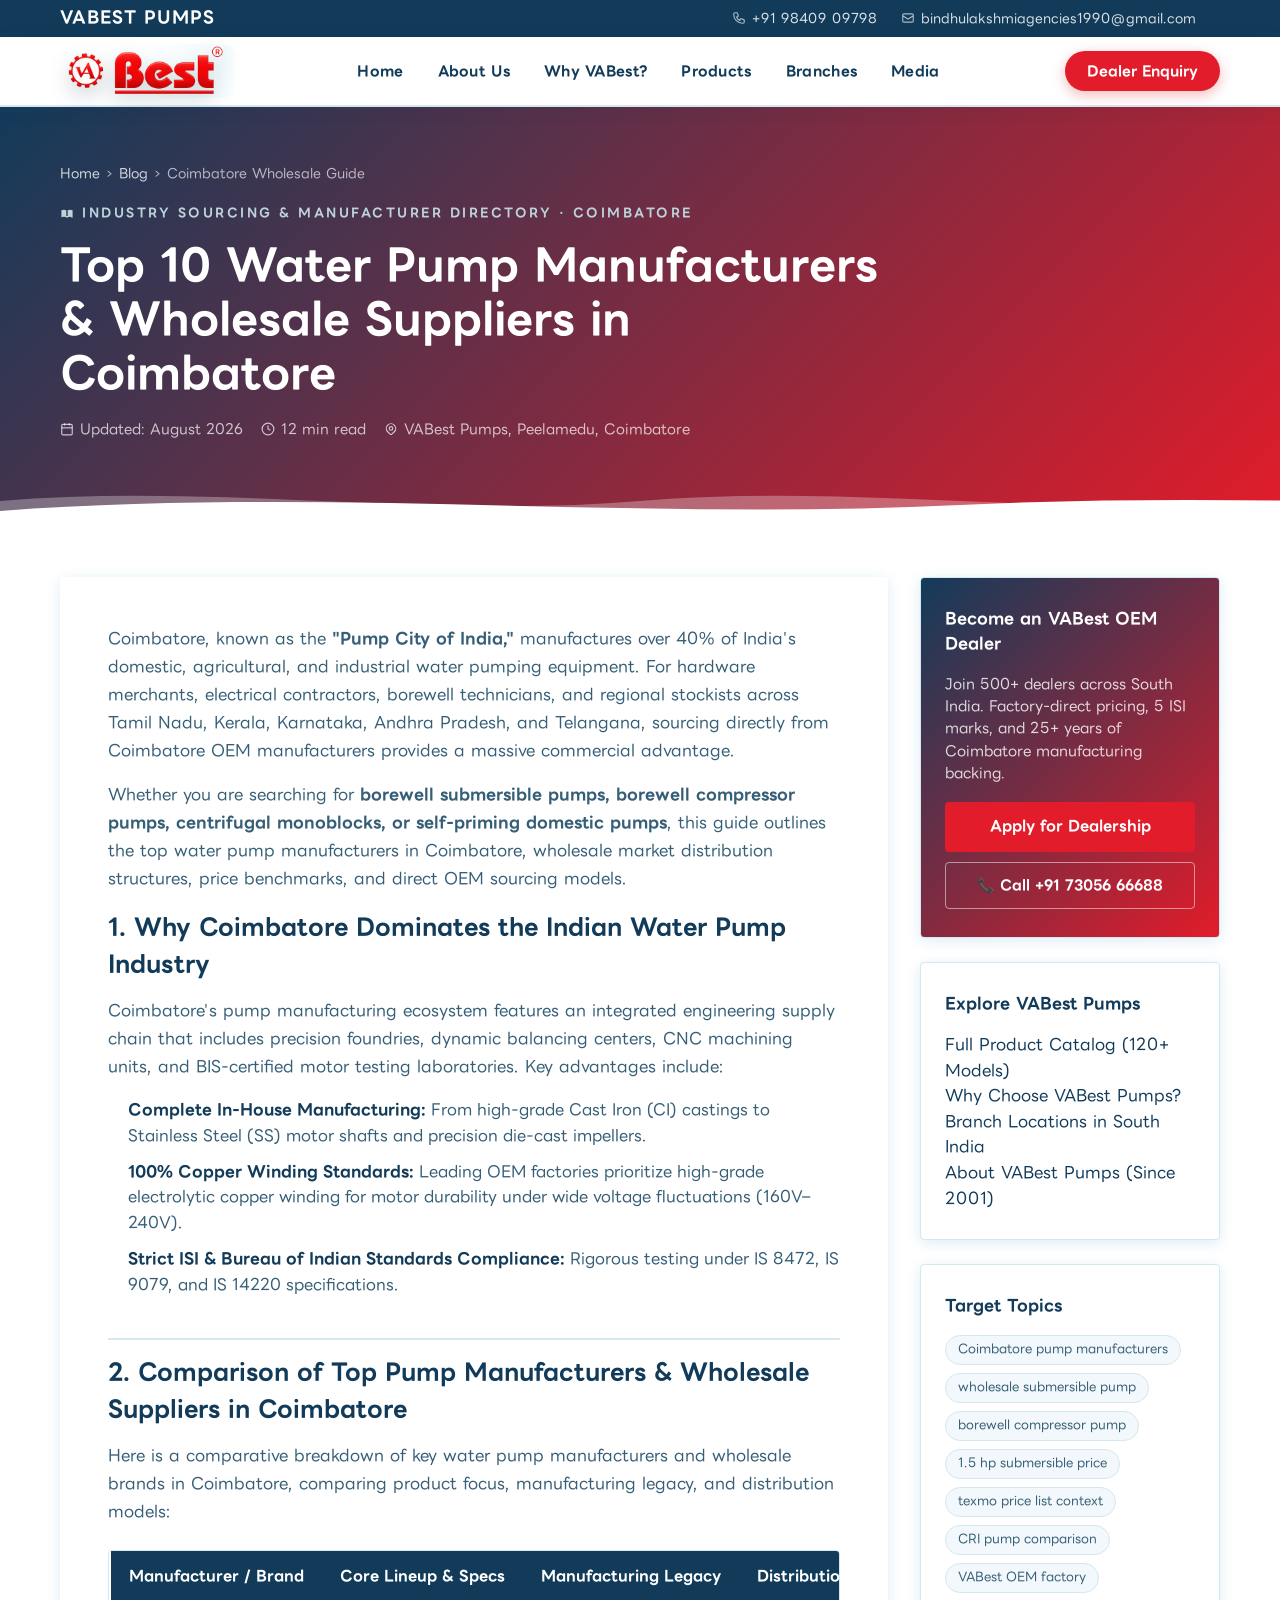
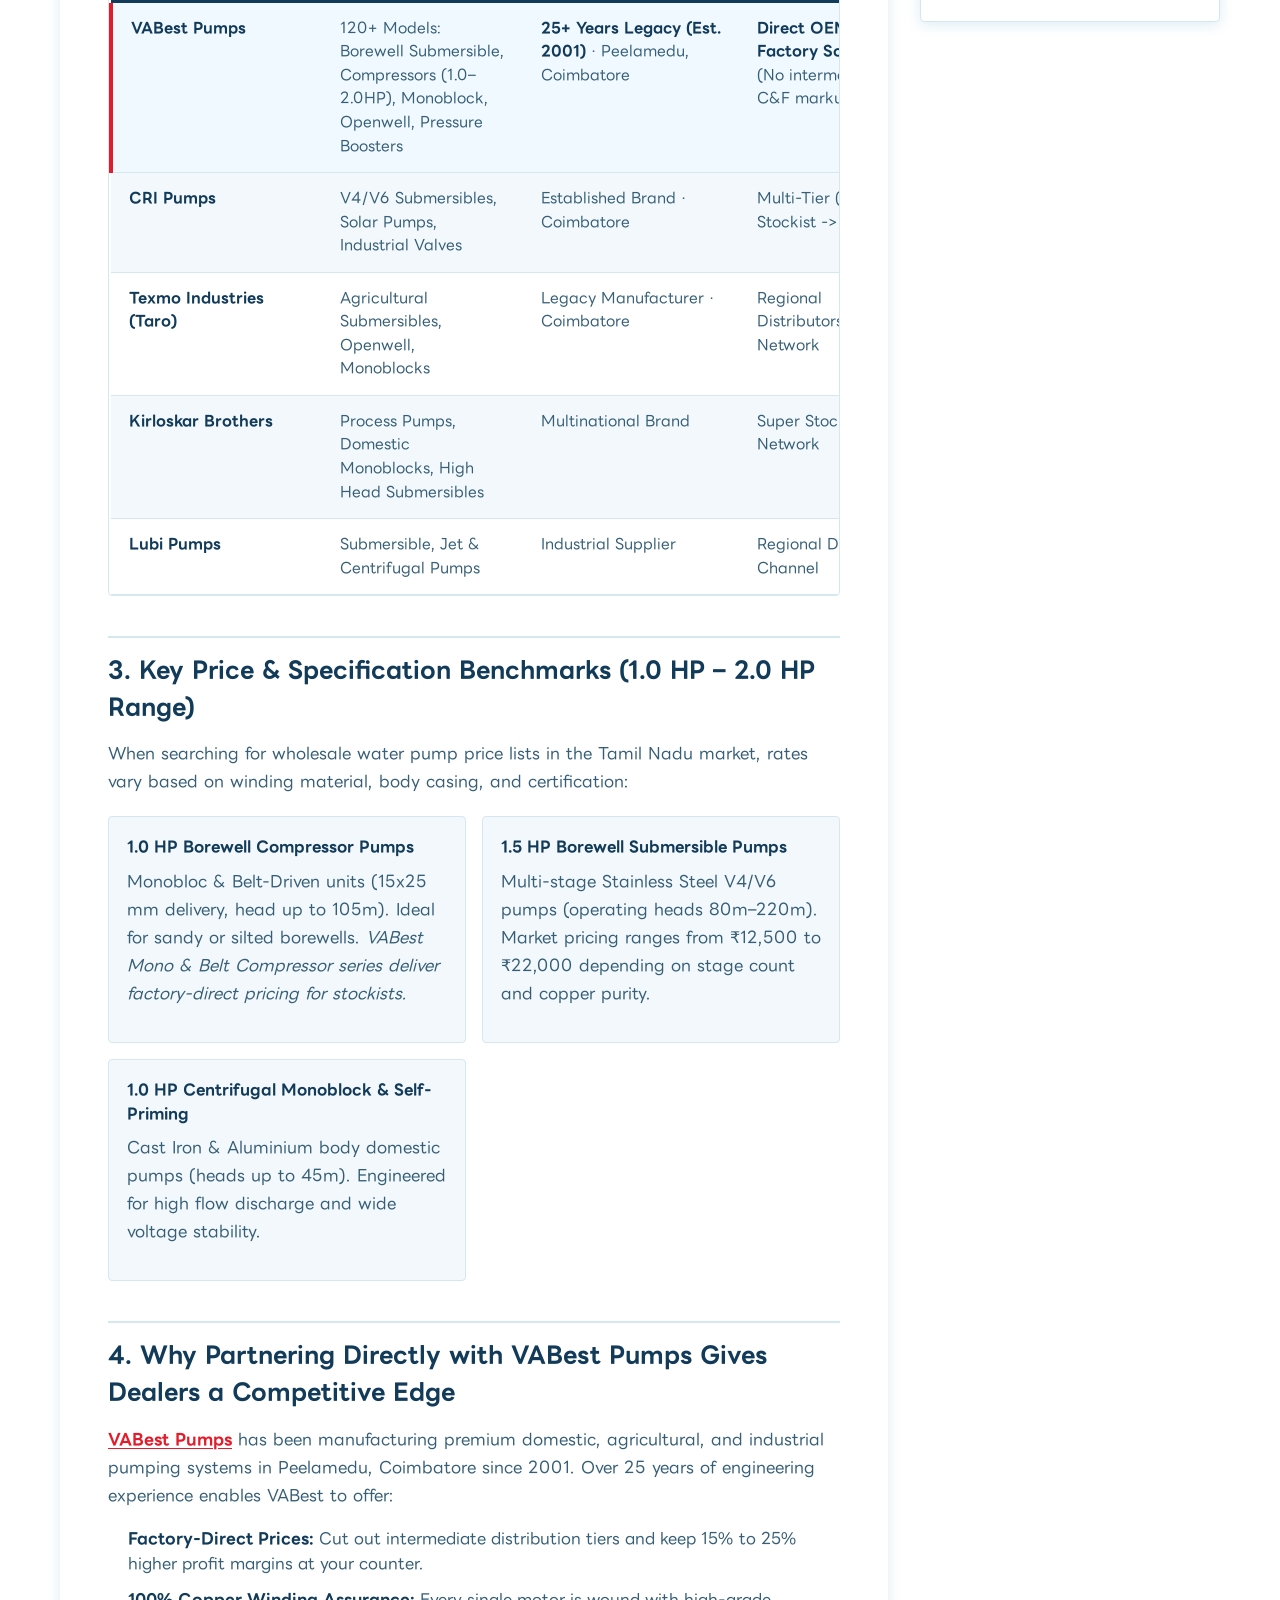
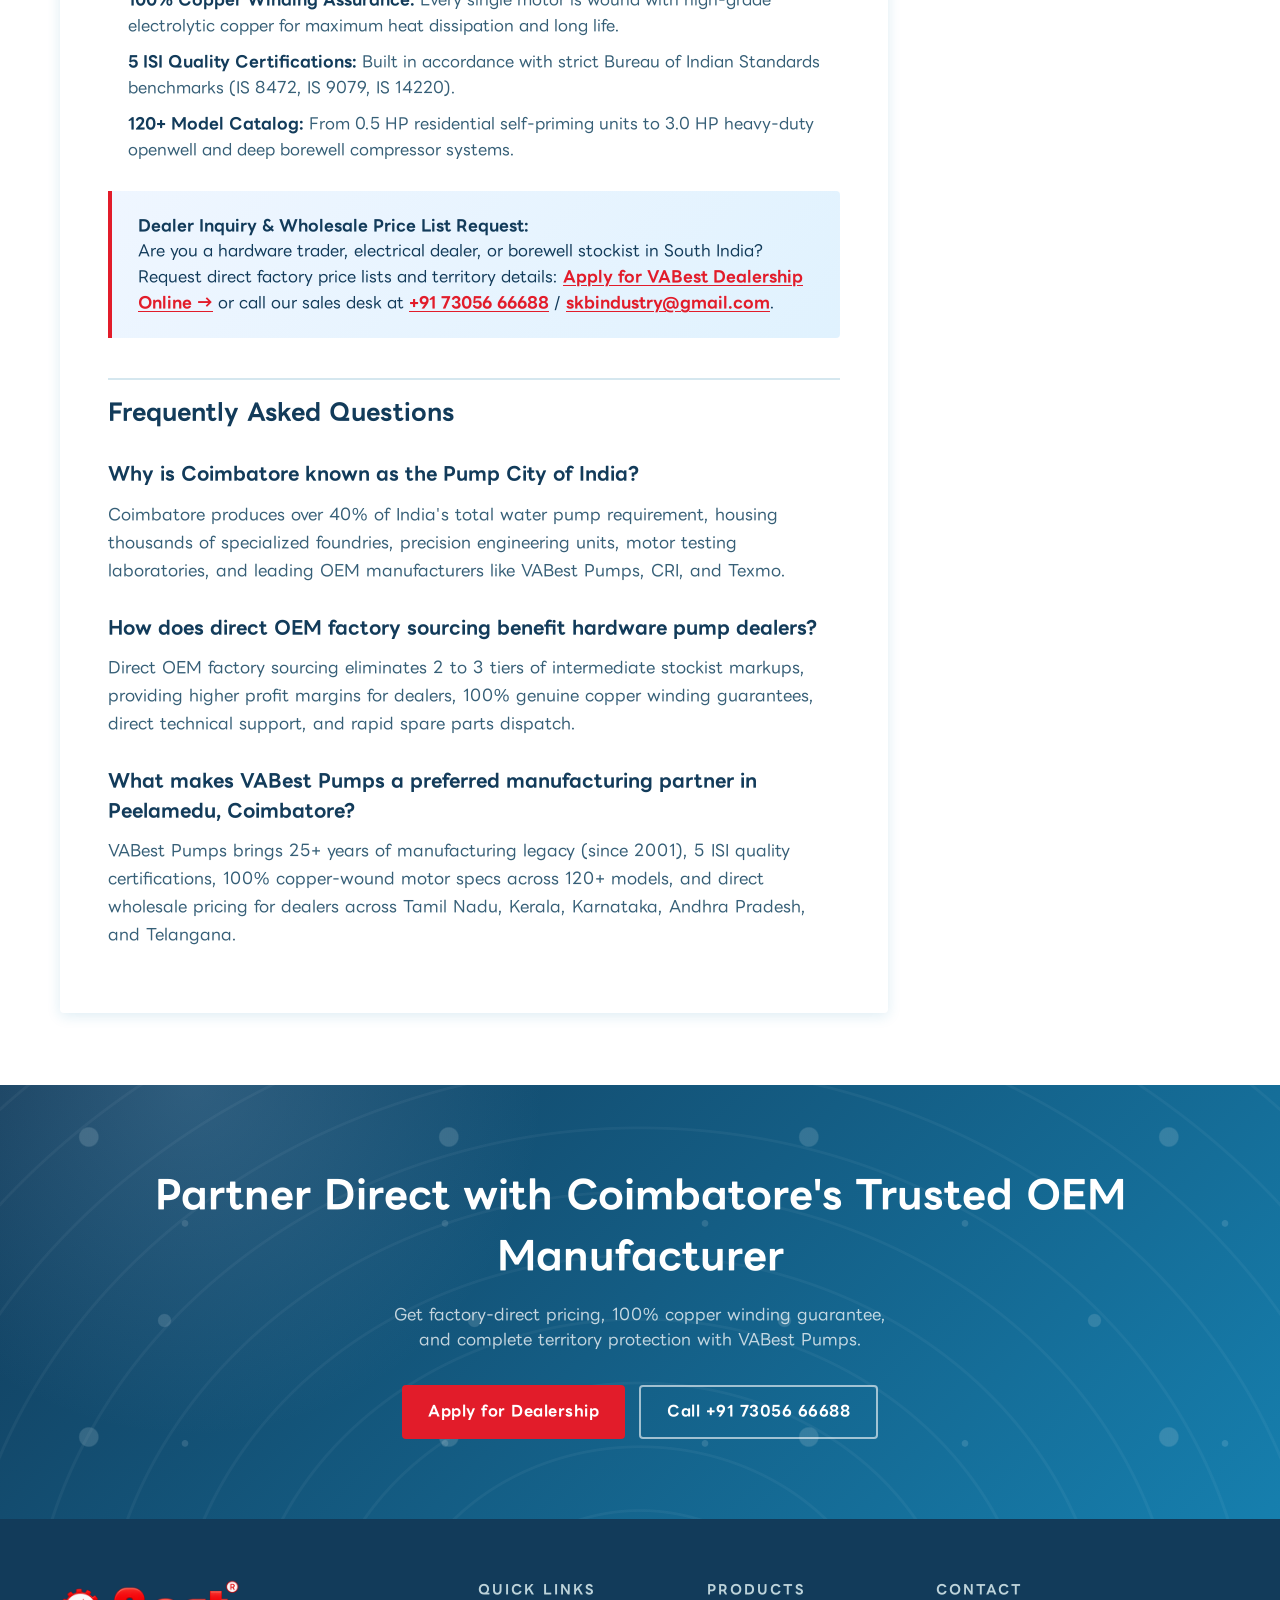
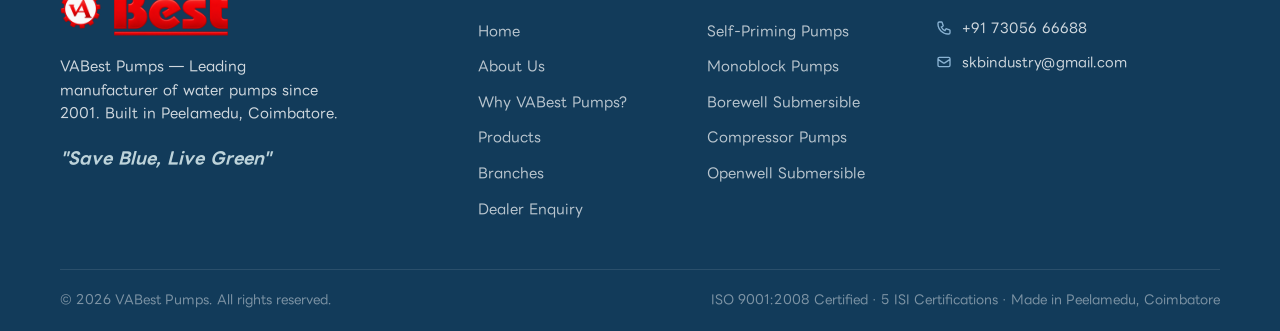
<file: blog/top-water-pump-manufacturers-coimbatore.html>
<!DOCTYPE html>
<html lang="en">
<head>
  <meta charset="UTF-8" />
  <meta name="viewport" content="width=device-width, initial-scale=1.0, viewport-fit=cover" />
  <meta name="theme-color" content="#0C4A6E" />
  <meta name="apple-mobile-web-app-capable" content="yes" />
  <meta name="apple-mobile-web-app-status-bar-style" content="black-translucent" />
  <title>Top Water Pump Manufacturers in Coimbatore &amp; Wholesale Dealer Guide | VABest Pumps</title>
  <meta name="description" content="Comprehensive guide to the top water pump manufacturers in Coimbatore, wholesale submersible pump markets in Tamil Nadu, price benchmarks (Texmo, CRI, Kirloskar), and direct OEM sourcing from VABest Pumps." />
  <meta name="keywords" content="top water pump manufacturers in coimbatore, wholesale submersible pump dealers in tamil nadu, submersible pump manufacturers in coimbatore, borewell pump dealers near me, wholesale water pump market, texmo submersible pump price list, cri submersible pump 1.5 hp price, kirloskar water pump 1 hp, VABest pumps coimbatore" />
  <meta name="robots" content="index, follow" />
  <link rel="canonical" href="https://vabest.vercel.app/blog/top-water-pump-manufacturers-coimbatore" />

  <!-- Open Graph -->
  <meta property="og:title" content="Top Water Pump Manufacturers in Coimbatore &amp; Wholesale Dealer Guide | VABest Pumps" />
  <meta property="og:description" content="Discover the top water pump manufacturers in Coimbatore, market price benchmarks, and direct OEM factory sourcing advantages with VABest Pumps (25+ Years Legacy)." />
  <meta property="og:url" content="https://vabest.vercel.app/blog/top-water-pump-manufacturers-coimbatore" />
  <meta property="og:type" content="article" />
  <meta property="og:image" content="https://vabest.vercel.app/assets/images/logo-vabest.png" />

  <link rel="preconnect" href="https://fonts.googleapis.com" />
  <link rel="preconnect" href="https://fonts.gstatic.com" crossorigin />
  <link rel="stylesheet" href="../assets/css/style.css?v=23" />

  <!-- Article Schema -->
  <script type="application/ld+json">
  {
    "@context": "https://schema.org",
    "@type": "Article",
    "headline": "Top Water Pump Manufacturers & Wholesale Suppliers in Coimbatore",
    "description": "Comprehensive guide to the top water pump manufacturers in Coimbatore, wholesale submersible pump markets in Tamil Nadu, price benchmarks, and direct OEM sourcing from VABest Pumps.",
    "url": "https://vabest.vercel.app/blog/top-water-pump-manufacturers-coimbatore",
    "datePublished": "2026-08-19",
    "dateModified": "2026-08-19",
    "author": {
      "@type": "Organization",
      "name": "VABest Pumps",
      "url": "https://vabest.vercel.app"
    },
    "publisher": {
      "@type": "Organization",
      "name": "VABest Pumps",
      "logo": {
        "@type": "ImageObject",
        "url": "https://vabest.vercel.app/assets/images/logo-vabest.png"
      }
    },
    "mainEntityOfPage": {
      "@type": "WebPage",
      "@id": "https://vabest.vercel.app/blog/top-water-pump-manufacturers-coimbatore"
    }
  }
  </script>

  <!-- FAQ Schema -->
  <script type="application/ld+json">
  {
    "@context": "https://schema.org",
    "@type": "FAQPage",
    "mainEntity": [
      {
        "@type": "Question",
        "name": "Why is Coimbatore known as the Pump City of India?",
        "acceptedAnswer": {
          "@type": "Answer",
          "text": "Coimbatore produces over 40% of India's total water pump requirement, housing thousands of specialized foundries, precision engineering units, motor testing laboratories, and leading OEM manufacturers like VABest Pumps, CRI, and Texmo."
        }
      },
      {
        "@type": "Question",
        "name": "How does direct OEM factory sourcing benefit hardware pump dealers?",
        "acceptedAnswer": {
          "@type": "Answer",
          "text": "Direct OEM factory sourcing eliminates 2 to 3 tiers of intermediate stockist markups, providing higher profit margins for dealers, 100% genuine copper winding guarantees, direct technical support, and rapid spare parts dispatch."
        }
      },
      {
        "@type": "Question",
        "name": "What makes VABest Pumps a preferred manufacturing partner in Peelamedu, Coimbatore?",
        "acceptedAnswer": {
          "@type": "Answer",
          "text": "VABest Pumps brings 25+ years of manufacturing legacy (since 2001), 5 ISI quality certifications, 100% copper-wound motor specs across 120+ models, and direct wholesale pricing for dealers across Tamil Nadu, Kerala, Karnataka, Andhra Pradesh, and Telangana."
        }
      }
    ]
  }
  </script>

  <style>
    .blog-hero {
      background: linear-gradient(135deg, var(--primary-dark) 0%, var(--primary) 100%);
      padding: max(56px, env(safe-area-inset-top)) 0 80px;
      color: #fff;
      position: relative;
      overflow: hidden;
    }
    .blog-hero-waves {
      position: absolute;
      bottom: -2px;
      left: 0;
      width: 100%;
      height: 50px;
      z-index: 2;
      pointer-events: none;
      overflow: hidden;
    }
    .blog-hero-waves svg {
      position: absolute;
      bottom: 0;
      left: 0;
      display: block;
      width: 200%;
      height: 50px;
    }
    .blog-hero-waves .phw-back { animation: waveScroll 9s linear infinite; opacity: 0.3; }
    .blog-hero-waves .phw-front { animation: waveScroll 6s linear infinite reverse; }
    .blog-eyebrow {
      font-size: 0.78rem;
      font-weight: 700;
      letter-spacing: 2.5px;
      text-transform: uppercase;
      color: var(--accent);
      margin-bottom: 14px;
      font-family: var(--font-sub);
      display: flex;
      align-items: center;
      gap: 8px;
    }
    .blog-hero h1 {
      font-family: var(--font-head);
      font-size: clamp(1.7rem, 3.5vw, 2.7rem);
      font-weight: 700;
      line-height: 1.25;
      margin-bottom: 18px;
      max-width: 860px;
    }
    .blog-meta {
      display: flex;
      flex-wrap: wrap;
      gap: 18px;
      font-size: 0.88rem;
      color: rgba(255,255,255,0.72);
      font-family: var(--font-sub);
    }
    .blog-meta span {
      display: flex;
      align-items: center;
      gap: 6px;
    }

    /* Layout */
    .blog-layout {
      display: grid;
      grid-template-columns: minmax(0, 1fr) 300px;
      gap: 32px;
      align-items: start;
    }
    .blog-article {
      min-width: 0;
    }
    @media (max-width: 900px) {
      .blog-layout { grid-template-columns: 1fr; gap: 32px; }
      .blog-article { order: 1; }
      .blog-sidebar { order: 2; position: static; margin-top: 16px; }
    }
    @media (max-width: 640px) {
      .hide-on-mobile { display: none; }
    }

    /* Article Body */
    .blog-article {
      background: var(--bg-white);
      border-radius: var(--radius-lg);
      padding: 48px;
      box-shadow: var(--shadow);
    }
    @media (max-width: 640px) {
      .blog-article { padding: 24px 20px; }
    }
    .blog-article h2 {
      font-family: var(--font-head);
      font-size: 1.45rem;
      font-weight: 700;
      color: var(--primary-dark);
      margin: 40px 0 14px;
      padding-top: 14px;
      border-top: 2px solid var(--border);
    }
    .blog-article h2:first-of-type { margin-top: 0; border-top: none; padding-top: 0; }
    .blog-article h3 {
      font-family: var(--font-head);
      font-size: 1.15rem;
      font-weight: 700;
      color: var(--text-dark);
      margin: 28px 0 12px;
    }
    .blog-article p {
      font-size: 1rem;
      line-height: 1.75;
      color: var(--text-mid);
      margin-bottom: 16px;
    }
    .blog-article ul {
      margin: 12px 0 20px 20px;
      display: flex;
      flex-direction: column;
      gap: 10px;
    }
    .blog-article ul li {
      font-size: 0.98rem;
      line-height: 1.65;
      color: var(--text-mid);
    }
    .blog-article ul li strong { color: var(--text-dark); }
    .blog-article a {
      color: var(--primary);
      text-decoration: underline;
      text-underline-offset: 3px;
    }

    /* Comparison Table */
    .blog-table-wrap {
      overflow-x: auto;
      margin: 24px 0 28px;
      border-radius: var(--radius-lg);
      border: 1.5px solid var(--border);
      box-shadow: var(--shadow-sm);
    }
    .blog-table {
      width: 100%;
      border-collapse: collapse;
      font-size: 0.92rem;
      font-family: var(--font-sub);
    }
    .blog-table thead th {
      background: var(--primary-dark);
      color: #ffffff;
      padding: 14px 18px;
      text-align: left;
      font-weight: 700;
      white-space: nowrap;
    }
    .blog-table tbody tr:nth-child(even) { background: var(--bg-light); }
    .blog-table tbody tr.highlight-vabest { background: #f0f9ff; border-left: 4px solid var(--primary); }
    .blog-table tbody td {
      padding: 14px 18px;
      border-bottom: 1px solid var(--border);
      color: var(--text-mid);
      vertical-align: top;
      line-height: 1.6;
    }
    .blog-table tbody td strong { color: var(--text-dark); }

    /* Callout & Highlights */
    .blog-callout {
      background: linear-gradient(135deg, #eff6ff, #e0f2fe);
      border-left: 4px solid var(--primary);
      border-radius: 0 var(--radius) var(--radius) 0;
      padding: 22px 26px;
      margin: 28px 0;
    }
    .blog-callout p {
      margin: 0;
      font-size: 0.98rem;
      color: var(--primary-dark);
      line-height: 1.65;
    }

    .spec-card-grid {
      display: grid;
      grid-template-columns: repeat(auto-fill, minmax(280px, 1fr));
      gap: 16px;
      margin: 20px 0 28px;
    }
    .spec-card {
      background: var(--bg-light);
      border: 1.5px solid var(--border);
      border-radius: var(--radius);
      padding: 18px;
    }
    .spec-card h4 {
      font-family: var(--font-sub);
      font-weight: 700;
      font-size: 0.95rem;
      color: var(--primary-dark);
      margin-bottom: 8px;
    }

    /* Sidebar */
    .blog-sidebar {
      position: sticky;
      top: 100px;
      display: flex;
      flex-direction: column;
      gap: 24px;
    }
    .sidebar-card {
      background: var(--bg-white);
      border: 1.5px solid var(--border);
      border-radius: var(--radius-lg);
      padding: 28px 24px;
      box-shadow: var(--shadow);
    }
    .sidebar-card h4 {
      font-family: var(--font-head);
      font-size: 1rem;
      font-weight: 700;
      color: var(--primary-dark);
      margin-bottom: 16px;
    }
    .sidebar-cta {
      background: linear-gradient(135deg, var(--primary-dark), var(--primary));
      color: #fff;
    }
    .sidebar-cta h4 { color: #ffffff; }
    .sidebar-cta p {
      font-size: 0.9rem;
      color: rgba(255,255,255,0.82);
      line-height: 1.55;
      margin-bottom: 18px;
    }
    .sidebar-cta .btn-sidebar {
      display: block;
      background: var(--cta);
      color: #ffffff;
      text-align: center;
      padding: 13px 20px;
      border-radius: var(--radius);
      font-family: var(--font-sub);
      font-weight: 700;
      font-size: 0.92rem;
      text-decoration: none;
      transition: all var(--transition);
      margin-bottom: 10px;
    }
    .sidebar-cta .btn-sidebar:hover { background: #ea6910; }
    .sidebar-cta .btn-sidebar-outline {
      display: block;
      background: transparent;
      color: #ffffff;
      text-align: center;
      padding: 11px 20px;
      border-radius: var(--radius);
      border: 1.5px solid rgba(255,255,255,0.5);
      font-family: var(--font-sub);
      font-weight: 600;
      font-size: 0.88rem;
      text-decoration: none;
    }
    .keywords-list { display: flex; flex-wrap: wrap; gap: 8px; }
    .keyword-tag {
      background: var(--bg-light);
      border: 1px solid var(--border);
      border-radius: 20px;
      padding: 4px 12px;
      font-size: 0.78rem;
      color: var(--text-mid);
    }
    .breadcrumb {
      display: flex;
      align-items: center;
      gap: 6px;
      font-size: 0.83rem;
      color: rgba(255,255,255,0.65);
      margin-bottom: 20px;
    }
    .breadcrumb a { color: rgba(255,255,255,0.8); text-decoration: none; }
  </style>
</head>
<body>

  <!-- TOP BAR -->
  <div class="top-bar">
    <div class="container">
      <span class="brand-name">VABEST PUMPS</span>
      <span class="info-item always">
        <svg width="14" height="14" fill="none" viewBox="0 0 24 24" stroke="currentColor" stroke-width="2"><path d="M3 5a2 2 0 012-2h3.28a1 1 0 01.948.684l1.498 4.493a1 1 0 01-.502 1.21l-2.257 1.13a11.042 11.042 0 005.516 5.516l1.13-2.257a1 1 0 011.21-.502l4.493 1.498a1 1 0 01.684.949V19a2 2 0 01-2 2h-1C9.716 21 3 14.284 3 6V5z"/></svg>
        <a href="tel:+919840909798">+91 98409 09798</a>
      </span>
      <span class="info-item always">
        <svg width="14" height="14" fill="none" viewBox="0 0 24 24" stroke="currentColor" stroke-width="2"><path d="M3 8l7.89 5.26a2 2 0 002.22 0L21 8M5 19h14a2 2 0 002-2V7a2 2 0 00-2-2H5a2 2 0 00-2 2v10a2 2 0 002 2z"/></svg>
        <a href="mailto:bindhulakshmiagencies1990@gmail.com">bindhulakshmiagencies1990<wbr>@gmail.com</a>
      </span>
      <span class="info-item lang-selector-wrap">
        <div id="google_translate_element"></div>
      </span>
    </div>
  </div>

  <!-- HEADER -->
  <header class="site-header">
    <div class="container">
      <div class="nav-wrap">
        <a href="../index.html" class="logo">
          <img src="../assets/images/logo-vabest.png" alt="VABest Pumps" class="logo-img" />
        </a>
        <nav class="main-nav">
          <a href="../index.html">Home</a>
          <a href="../about.html">About Us</a>
          <a href="../why-vabest.html">Why VABest?</a>
          <a href="../products.html">Products</a>
          <a href="../branches.html">Branches</a>
          <a href="../media.html">Media</a>
        </nav>
        <div class="nav-right">
          <a href="../dealer.html" class="nav-cta">Dealer Enquiry</a>
          <div class="hamburger" id="menuBtn" aria-label="Open menu">
            <span></span><span></span><span></span>
          </div>
        </div>
      </div>
    </div>
  </header>

  <!-- MOBILE NAV -->
  <div class="mobile-nav" id="mobileNav">
    <div class="mobile-nav-header">
      <a href="../index.html" class="logo">
        <img src="../assets/images/logo-vabest.png" alt="VABest Pumps" class="logo-img" />
      </a>
      <span class="mobile-nav-close" id="menuClose">✕</span>
    </div>
    <ul>
      <li><a href="../index.html">Home</a></li>
      <li><a href="../about.html">About Us</a></li>
      <li><a href="../why-vabest.html">Why VABest Pumps?</a></li>
      <li><a href="../products.html">Products</a></li>
      <li><a href="../branches.html">Branches</a></li>
      <li><a href="../media.html">Media Gallery</a></li>
      <li><a href="../dealer.html">Dealer Enquiry</a></li>
    </ul>
    <a href="../dealer.html" class="btn btn-cta">Become a Dealer</a>
  </div>

  <!-- BLOG HERO -->
  <section class="blog-hero">
    <div class="container">
      <div class="breadcrumb">
        <a href="../index.html">Home</a>
        <span>›</span>
        <a href="water-pump-dealership-guide-coimbatore-sourcing.html">Blog</a>
        <span>›</span>
        <span>Coimbatore Wholesale Guide</span>
      </div>
      <div class="blog-eyebrow">
        <svg width="14" height="14" fill="currentColor" viewBox="0 0 20 20"><path d="M9 4.804A7.968 7.968 0 005.5 4c-1.255 0-2.443.29-3.5.804v10A7.969 7.969 0 015.5 14c1.669 0 3.218.51 4.5 1.385A7.962 7.962 0 0114.5 14c1.669 0 3.218.51 4.5 1.385A7.962 7.962 0 0114.5 14c1.255 0 2.443.29 3.5.804v-10A7.968 7.968 0 0014.5 4c-1.255 0-2.443.29-3.5.804V12a1 1 0 11-2 0V4.804z"/></svg>
        Industry Sourcing &amp; Manufacturer Directory · Coimbatore
      </div>
      <h1>Top 10 Water Pump Manufacturers &amp; Wholesale Suppliers in Coimbatore</h1>
      <div class="blog-meta">
        <span>
          <svg width="14" height="14" fill="none" viewBox="0 0 24 24" stroke="currentColor" stroke-width="2"><rect x="3" y="4" width="18" height="18" rx="2" ry="2"/><line x1="16" y1="2" x2="16" y2="6"/><line x1="8" y1="2" x2="8" y2="6"/><line x1="3" y1="10" x2="21" y2="10"/></svg>
          Updated: August 2026
        </span>
        <span>
          <svg width="14" height="14" fill="none" viewBox="0 0 24 24" stroke="currentColor" stroke-width="2"><circle cx="12" cy="12" r="10"/><path d="M12 6v6l4 2"/></svg>
          12 min read
        </span>
        <span>
          <svg width="14" height="14" fill="none" viewBox="0 0 24 24" stroke="currentColor" stroke-width="2"><path d="M17.657 16.657L13.414 20.9a1.998 1.998 0 01-2.827 0l-4.244-4.243a8 8 0 1111.314 0z"/><path d="M15 11a3 3 0 11-6 0 3 3 0 016 0z"/></svg>
          VABest Pumps, Peelamedu, Coimbatore
        </span>
      </div>
    </div>
    <div class="blog-hero-waves" aria-hidden="true">
      <svg class="phw-back" viewBox="0 0 2880 50" preserveAspectRatio="none" xmlns="http://www.w3.org/2000/svg">
        <path fill="#ffffff" d="M0,28 C240,10 480,46 720,28 C960,10 1200,46 1440,28 C1680,10 1920,46 2160,28 C2400,10 2640,46 2880,28 L2880,50 L0,50 Z"/>
      </svg>
      <svg class="phw-front" viewBox="0 0 2880 50" preserveAspectRatio="none" xmlns="http://www.w3.org/2000/svg">
        <path fill="#ffffff" d="M0,38 C360,14 720,48 1080,32 C1440,16 1800,44 2160,30 C2520,16 2750,40 2880,38 L2880,50 L0,50 Z"/>
      </svg>
    </div>
  </section>

  <!-- MAIN SECTION -->
  <section class="section" style="padding-top: 56px;">
    <div class="container">
      <div class="blog-layout">

        <!-- ARTICLE CONTENT -->
        <article class="blog-article">

          <p>Coimbatore, known as the <strong>"Pump City of India,"</strong> manufactures over 40% of India's domestic, agricultural, and industrial water pumping equipment. For hardware merchants, electrical contractors, borewell technicians, and regional stockists across Tamil Nadu, Kerala, Karnataka, Andhra Pradesh, and Telangana, sourcing directly from Coimbatore OEM manufacturers provides a massive commercial advantage.</p>

          <p>Whether you are searching for <strong>borewell submersible pumps, borewell compressor pumps, centrifugal monoblocks, or self-priming domestic pumps</strong>, this guide outlines the top water pump manufacturers in Coimbatore, wholesale market distribution structures, price benchmarks, and direct OEM sourcing models.</p>

          <h2>1. Why Coimbatore Dominates the Indian Water Pump Industry</h2>

          <p>Coimbatore's pump manufacturing ecosystem features an integrated engineering supply chain that includes precision foundries, dynamic balancing centers, CNC machining units, and BIS-certified motor testing laboratories. Key advantages include:</p>

          <ul>
            <li><strong>Complete In-House Manufacturing:</strong> From high-grade Cast Iron (CI) castings to Stainless Steel (SS) motor shafts and precision die-cast impellers.</li>
            <li><strong>100% Copper Winding Standards:</strong> Leading OEM factories prioritize high-grade electrolytic copper winding for motor durability under wide voltage fluctuations (160V–240V).</li>
            <li><strong>Strict ISI &amp; Bureau of Indian Standards Compliance:</strong> Rigorous testing under IS 8472, IS 9079, and IS 14220 specifications.</li>
          </ul>

          <h2>2. Comparison of Top Pump Manufacturers &amp; Wholesale Suppliers in Coimbatore</h2>

          <p>Here is a comparative breakdown of key water pump manufacturers and wholesale brands in Coimbatore, comparing product focus, manufacturing legacy, and distribution models:</p>

          <div class="blog-table-wrap">
            <table class="blog-table">
              <thead>
                <tr>
                  <th>Manufacturer / Brand</th>
                  <th>Core Lineup &amp; Specs</th>
                  <th>Manufacturing Legacy</th>
                  <th>Distribution Model</th>
                  <th>Dealer Margins &amp; Benefits</th>
                </tr>
              </thead>
              <tbody>
                <tr class="highlight-vabest">
                  <td><strong>VABest Pumps</strong></td>
                  <td>120+ Models: Borewell Submersible, Compressors (1.0–2.0HP), Monoblock, Openwell, Pressure Boosters</td>
                  <td><strong>25+ Years Legacy (Est. 2001)</strong> · Peelamedu, Coimbatore</td>
                  <td><strong>Direct OEM Factory Sourcing</strong> (No intermediate C&amp;F markups)</td>
                  <td><strong>Highest Dealer Margin Slabs</strong>, 100% Copper Winding Guarantee, 5 ISI Marks, 24-48 hr Spare Parts Dispatch</td>
                </tr>
                <tr>
                  <td><strong>CRI Pumps</strong></td>
                  <td>V4/V6 Submersibles, Solar Pumps, Industrial Valves</td>
                  <td>Established Brand · Coimbatore</td>
                  <td>Multi-Tier (C&amp;F -&gt; Stockist -&gt; Dealer)</td>
                  <td>Corporate brand pull, fixed distribution margins</td>
                </tr>
                <tr>
                  <td><strong>Texmo Industries (Taro)</strong></td>
                  <td>Agricultural Submersibles, Openwell, Monoblocks</td>
                  <td>Legacy Manufacturer · Coimbatore</td>
                  <td>Regional Distributorship Network</td>
                  <td>High market demand, strict territory allocations</td>
                </tr>
                <tr>
                  <td><strong>Kirloskar Brothers</strong></td>
                  <td>Process Pumps, Domestic Monoblocks, High Head Submersibles</td>
                  <td>Multinational Brand</td>
                  <td>Super Stockist Network</td>
                  <td>Established domestic market presence</td>
                </tr>
                <tr>
                  <td><strong>Lubi Pumps</strong></td>
                  <td>Submersible, Jet &amp; Centrifugal Pumps</td>
                  <td>Industrial Supplier</td>
                  <td>Regional Dealer Channel</td>
                  <td>Standard market distribution terms</td>
                </tr>
              </tbody>
            </table>
          </div>

          <h2>3. Key Price &amp; Specification Benchmarks (1.0 HP – 2.0 HP Range)</h2>

          <p>When searching for wholesale water pump price lists in the Tamil Nadu market, rates vary based on winding material, body casing, and certification:</p>

          <div class="spec-card-grid">
            <div class="spec-card">
              <h4>1.0 HP Borewell Compressor Pumps</h4>
              <p>Monobloc &amp; Belt-Driven units (15x25 mm delivery, head up to 105m). Ideal for sandy or silted borewells. <em>VABest Mono &amp; Belt Compressor series deliver factory-direct pricing for stockists.</em></p>
            </div>
            <div class="spec-card">
              <h4>1.5 HP Borewell Submersible Pumps</h4>
              <p>Multi-stage Stainless Steel V4/V6 pumps (operating heads 80m–220m). Market pricing ranges from ₹12,500 to ₹22,000 depending on stage count and copper purity.</p>
            </div>
            <div class="spec-card">
              <h4>1.0 HP Centrifugal Monoblock &amp; Self-Priming</h4>
              <p>Cast Iron &amp; Aluminium body domestic pumps (heads up to 45m). Engineered for high flow discharge and wide voltage stability.</p>
            </div>
          </div>

          <h2>4. Why Partnering Directly with VABest Pumps Gives Dealers a Competitive Edge</h2>

          <p><a href="../about.html"><strong>VABest Pumps</strong></a> has been manufacturing premium domestic, agricultural, and industrial pumping systems in Peelamedu, Coimbatore since 2001. Over 25 years of engineering experience enables VABest to offer:</p>

          <ul>
            <li><strong>Factory-Direct Prices:</strong> Cut out intermediate distribution tiers and keep 15% to 25% higher profit margins at your counter.</li>
            <li><strong>100% Copper Winding Assurance:</strong> Every single motor is wound with high-grade electrolytic copper for maximum heat dissipation and long life.</li>
            <li><strong>5 ISI Quality Certifications:</strong> Built in accordance with strict Bureau of Indian Standards benchmarks (IS 8472, IS 9079, IS 14220).</li>
            <li><strong>120+ Model Catalog:</strong> From 0.5 HP residential self-priming units to 3.0 HP heavy-duty openwell and deep borewell compressor systems.</li>
          </ul>

          <div class="blog-callout">
            <p><strong>Dealer Inquiry &amp; Wholesale Price List Request:</strong><br/>Are you a hardware trader, electrical dealer, or borewell stockist in South India? Request direct factory price lists and territory details: <a href="../dealer.html"><strong>Apply for VABest Dealership Online →</strong></a> or call our sales desk at <a href="tel:+917305666688"><strong>+91 73056 66688</strong></a> / <a href="mailto:skbindustry@gmail.com"><strong>skbindustry@gmail.com</strong></a>.</p>
          </div>

          <h2>Frequently Asked Questions</h2>

          <h3>Why is Coimbatore known as the Pump City of India?</h3>
          <p>Coimbatore produces over 40% of India's total water pump requirement, housing thousands of specialized foundries, precision engineering units, motor testing laboratories, and leading OEM manufacturers like VABest Pumps, CRI, and Texmo.</p>

          <h3>How does direct OEM factory sourcing benefit hardware pump dealers?</h3>
          <p>Direct OEM factory sourcing eliminates 2 to 3 tiers of intermediate stockist markups, providing higher profit margins for dealers, 100% genuine copper winding guarantees, direct technical support, and rapid spare parts dispatch.</p>

          <h3>What makes VABest Pumps a preferred manufacturing partner in Peelamedu, Coimbatore?</h3>
          <p>VABest Pumps brings 25+ years of manufacturing legacy (since 2001), 5 ISI quality certifications, 100% copper-wound motor specs across 120+ models, and direct wholesale pricing for dealers across Tamil Nadu, Kerala, Karnataka, Andhra Pradesh, and Telangana.</p>

        </article>

        <!-- SIDEBAR -->
        <aside class="blog-sidebar">

          <!-- CTA Card -->
          <div class="sidebar-card sidebar-cta">
            <h4>Become an VABest OEM Dealer</h4>
            <p>Join 500+ dealers across South India. Factory-direct pricing, 5 ISI marks, and 25+ years of Coimbatore manufacturing backing.</p>
            <a href="../dealer.html" class="btn-sidebar">Apply for Dealership</a>
            <a href="tel:+917305666688" class="btn-sidebar-outline">📞 Call +91 73056 66688</a>
          </div>

          <!-- Quick Links -->
          <div class="sidebar-card">
            <h4>Explore VABest Pumps</h4>
            <ul>
              <li><a href="../products.html">Full Product Catalog (120+ Models)</a></li>
              <li><a href="../why-vabest.html">Why Choose VABest Pumps?</a></li>
              <li><a href="../branches.html">Branch Locations in South India</a></li>
              <li><a href="../about.html">About VABest Pumps (Since 2001)</a></li>
            </ul>
          </div>

          <!-- Keywords / Tags -->
          <div class="sidebar-card">
            <h4>Target Topics</h4>
            <div class="keywords-list">
              <span class="keyword-tag">Coimbatore pump manufacturers</span>
              <span class="keyword-tag">wholesale submersible pump</span>
              <span class="keyword-tag">borewell compressor pump</span>
              <span class="keyword-tag">1.5 hp submersible price</span>
              <span class="keyword-tag">texmo price list context</span>
              <span class="keyword-tag">CRI pump comparison</span>
              <span class="keyword-tag">VABest OEM factory</span>
            </div>
          </div>

        </aside>

      </div>
    </div>
  </section>

  <!-- CTA SECTION -->
  <section class="cta-section">
    <div class="container">
      <h2>Partner Direct with Coimbatore's Trusted OEM Manufacturer</h2>
      <p>Get factory-direct pricing, 100% copper winding guarantee, and complete territory protection with VABest Pumps.</p>
      <div class="cta-actions">
        <a href="../dealer.html" class="btn btn-cta">Apply for Dealership</a>
        <a href="tel:+917305666688" class="btn btn-outline-white">Call +91 73056 66688</a>
      </div>
    </div>
  </section>

  <!-- FOOTER -->
  <footer class="site-footer">
    <div class="container">
      <div class="footer-grid">
        <div class="footer-brand">
          <img src="../assets/images/logo-vabest.png" alt="VABest" class="footer-emblem" />
          <p>VABest Pumps — Leading manufacturer of water pumps since 2001. Built in Peelamedu, Coimbatore.</p>
          <div class="footer-tagline">"Save Blue, Live Green"</div>
        </div>
        <div class="footer-col">
          <h4>Quick Links</h4>
          <ul>
            <li><a href="../index.html">Home</a></li>
            <li><a href="../about.html">About Us</a></li>
            <li><a href="../why-vabest.html">Why VABest Pumps?</a></li>
            <li><a href="../products.html">Products</a></li>
            <li><a href="../branches.html">Branches</a></li>
            <li><a href="../dealer.html">Dealer Enquiry</a></li>
          </ul>
        </div>
        <div class="footer-col">
          <h4>Products</h4>
          <ul>
            <li><a href="../products.html">Self-Priming Pumps</a></li>
            <li><a href="../products.html">Monoblock Pumps</a></li>
            <li><a href="../products.html">Borewell Submersible</a></li>
            <li><a href="../products.html">Compressor Pumps</a></li>
            <li><a href="../products.html">Openwell Submersible</a></li>
          </ul>
        </div>
        <div class="footer-col">
          <h4>Contact</h4>
          <div class="footer-contact">
            <div class="contact-item">
              <svg width="16" height="16" fill="none" viewBox="0 0 24 24" stroke="currentColor" stroke-width="2"><path d="M3 5a2 2 0 012-2h3.28a1 1 0 01.948.684l1.498 4.493a1 1 0 01-.502 1.21l-2.257 1.13a11.042 11.042 0 005.516 5.516l1.13-2.257a1 1 0 011.21-.502l4.493 1.498a1 1 0 01.684.949V19a2 2 0 01-2 2h-1C9.716 21 3 14.284 3 6V5z"/></svg>
              <p><a href="tel:+917305666688">+91 73056 66688</a></p>
            </div>
            <div class="contact-item">
              <svg width="16" height="16" fill="none" viewBox="0 0 24 24" stroke="currentColor" stroke-width="2"><path d="M3 8l7.89 5.26a2 2 0 002.22 0L21 8M5 19h14a2 2 0 002-2V7a2 2 0 00-2-2H5a2 2 0 00-2 2v10a2 2 0 002 2z"/></svg>
              <p><a href="mailto:skbindustry@gmail.com">skbindustry@gmail.com</a></p>
            </div>
          </div>
        </div>
      </div>
      <div class="footer-bottom">
        <span>© 2026 VABest Pumps. All rights reserved.</span>
        <span>ISO 9001:2008 Certified · 5 ISI Certifications · Made in Peelamedu, Coimbatore</span>
      </div>
    </div>
  </footer>

  <script src="../assets/js/main.js"></script>
  <script>
    function googleTranslateElementInit() {
      new google.translate.TranslateElement({
        pageLanguage: 'en',
        includedLanguages: 'hi,ta,ml,bn',
        layout: google.translate.TranslateElement.InlineLayout.SIMPLE,
        autoDisplay: false
      }, 'google_translate_element');
    }
  </script>
  <script src="//translate.google.com/translate_a/element.js?cb=googleTranslateElementInit"></script>
</body>
</html>
</file>
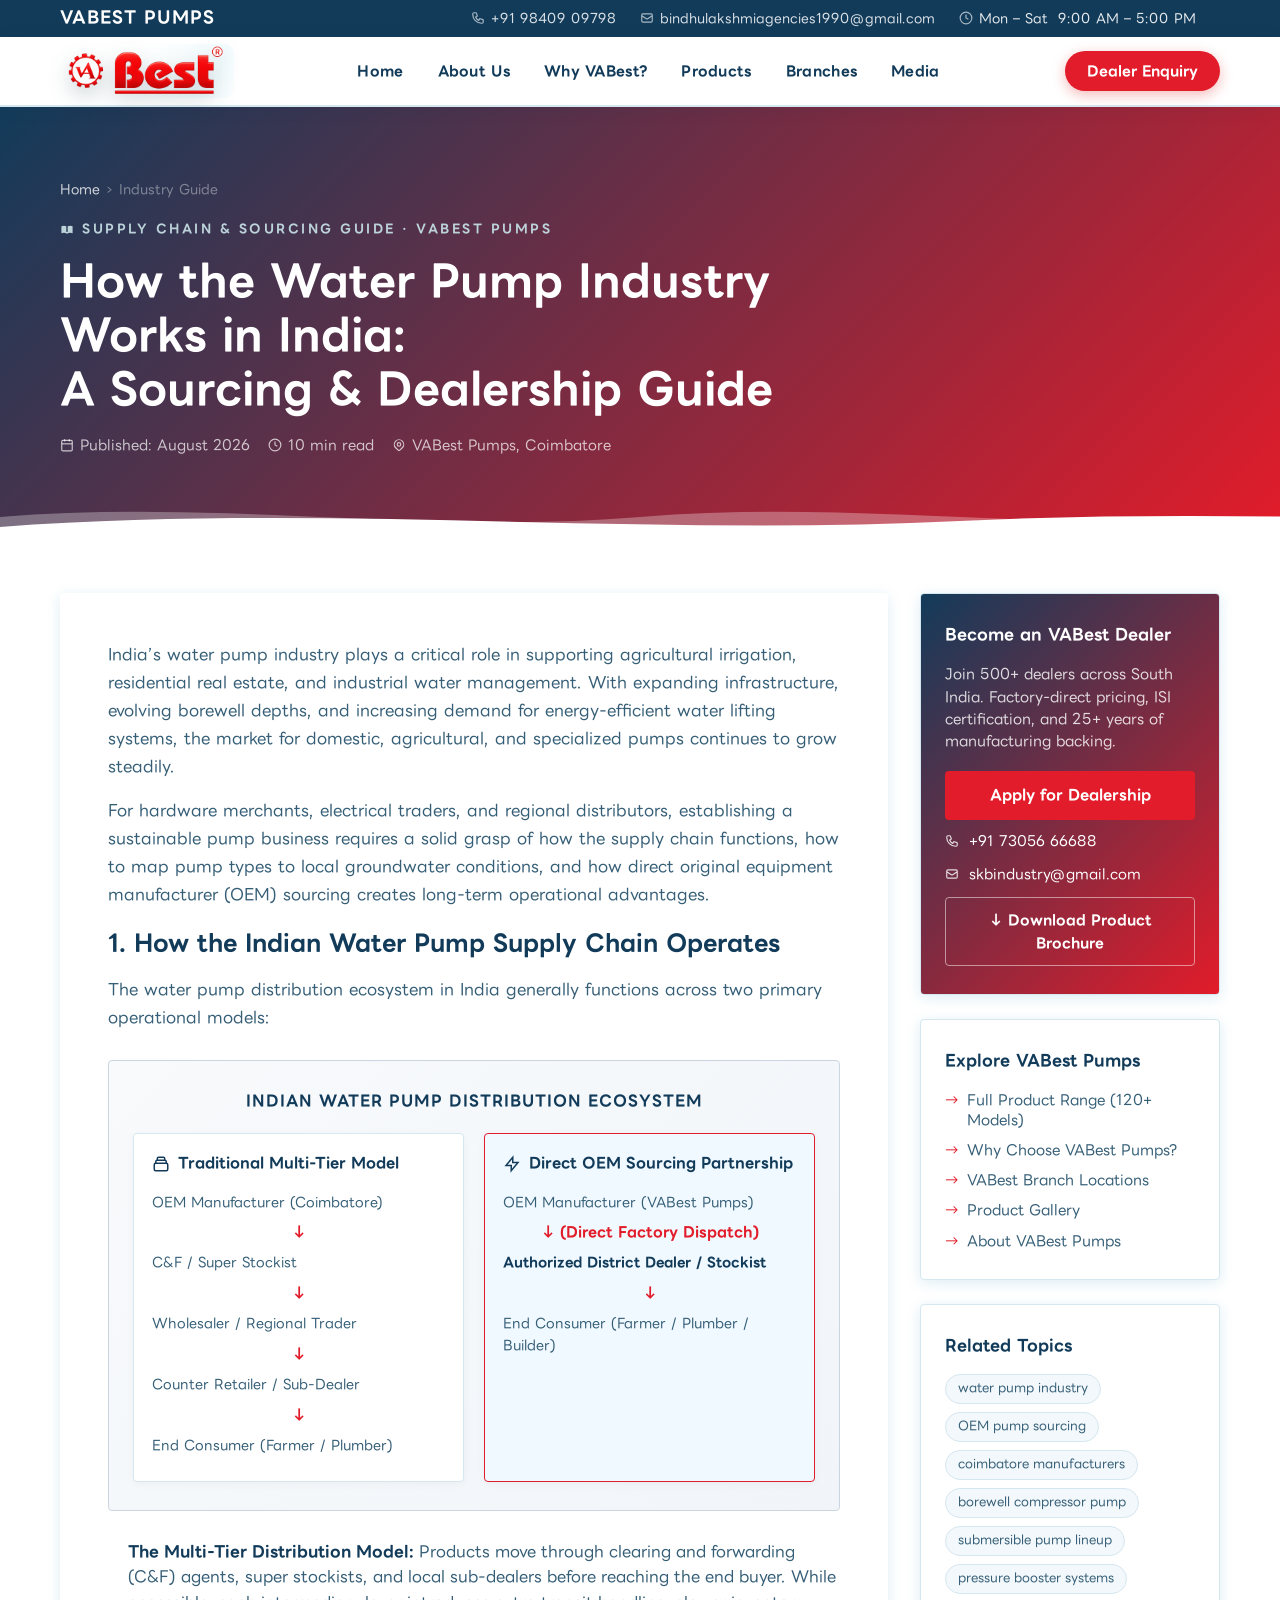
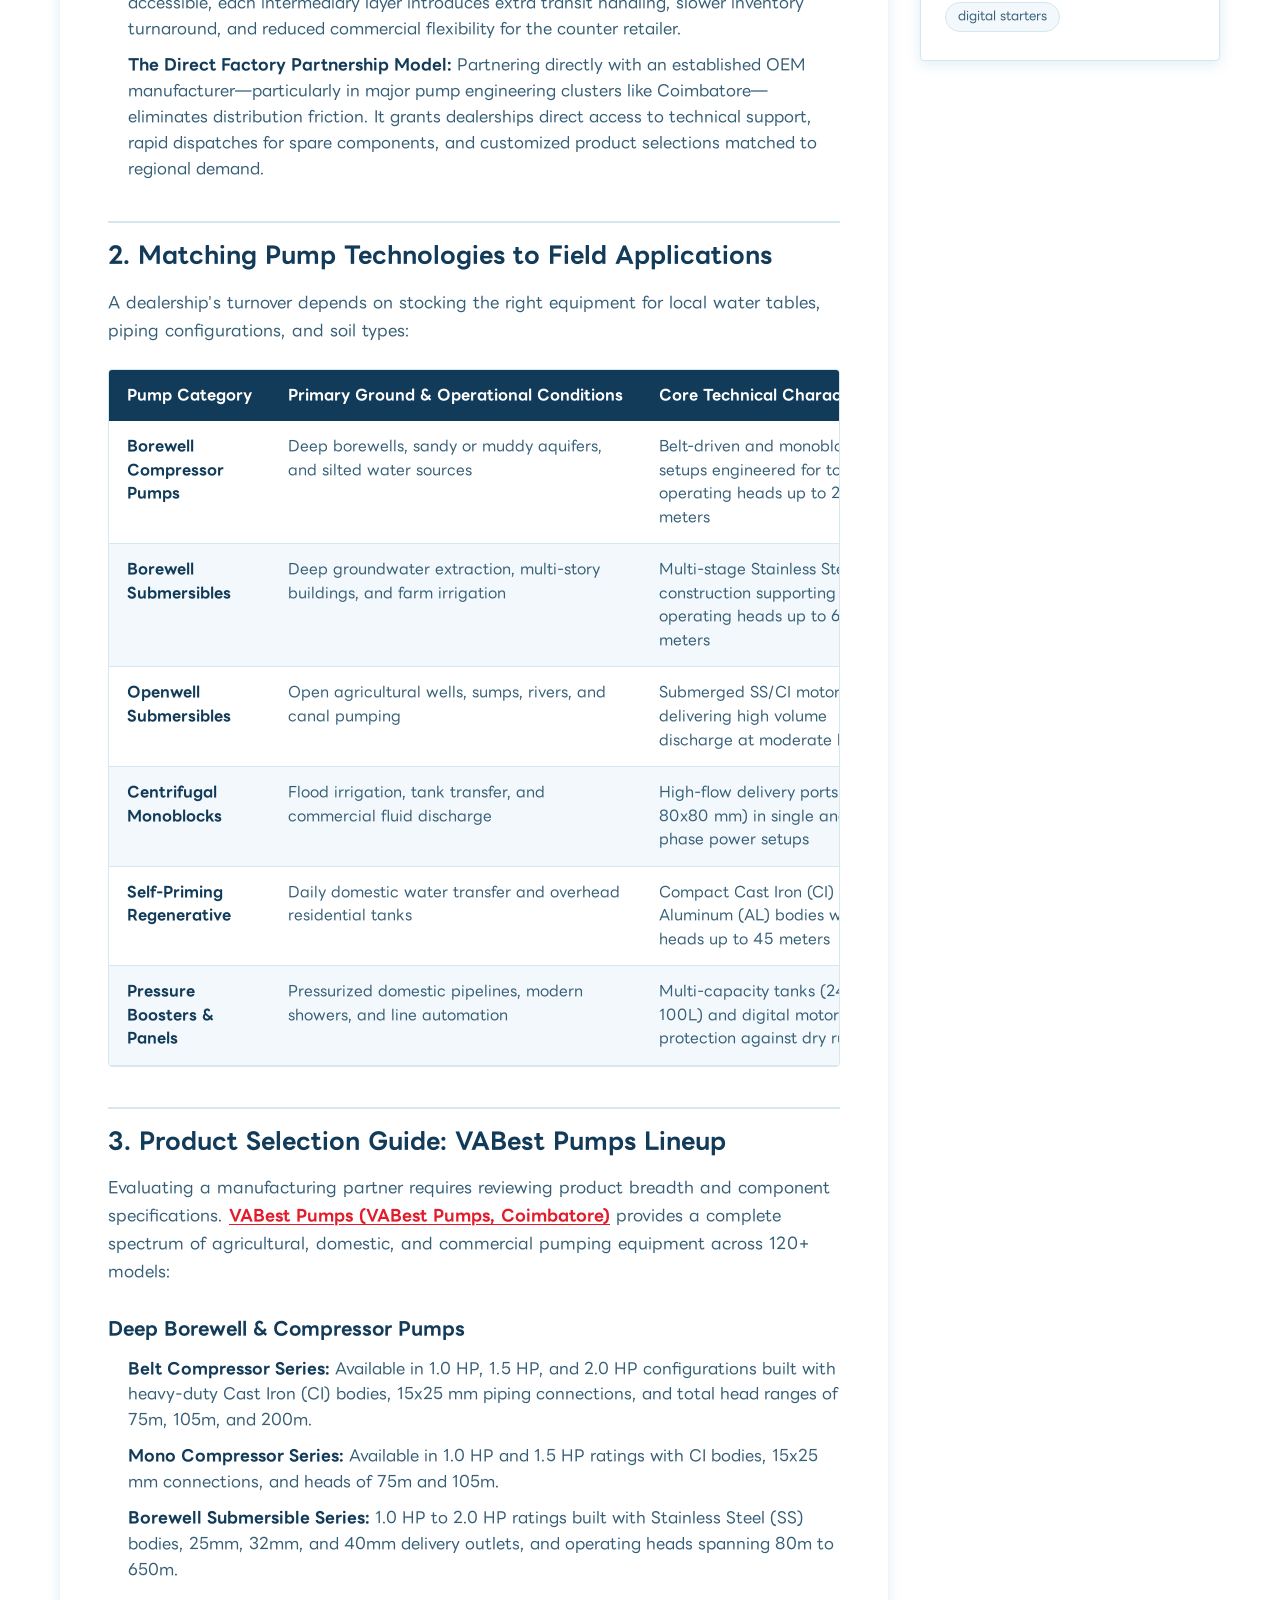
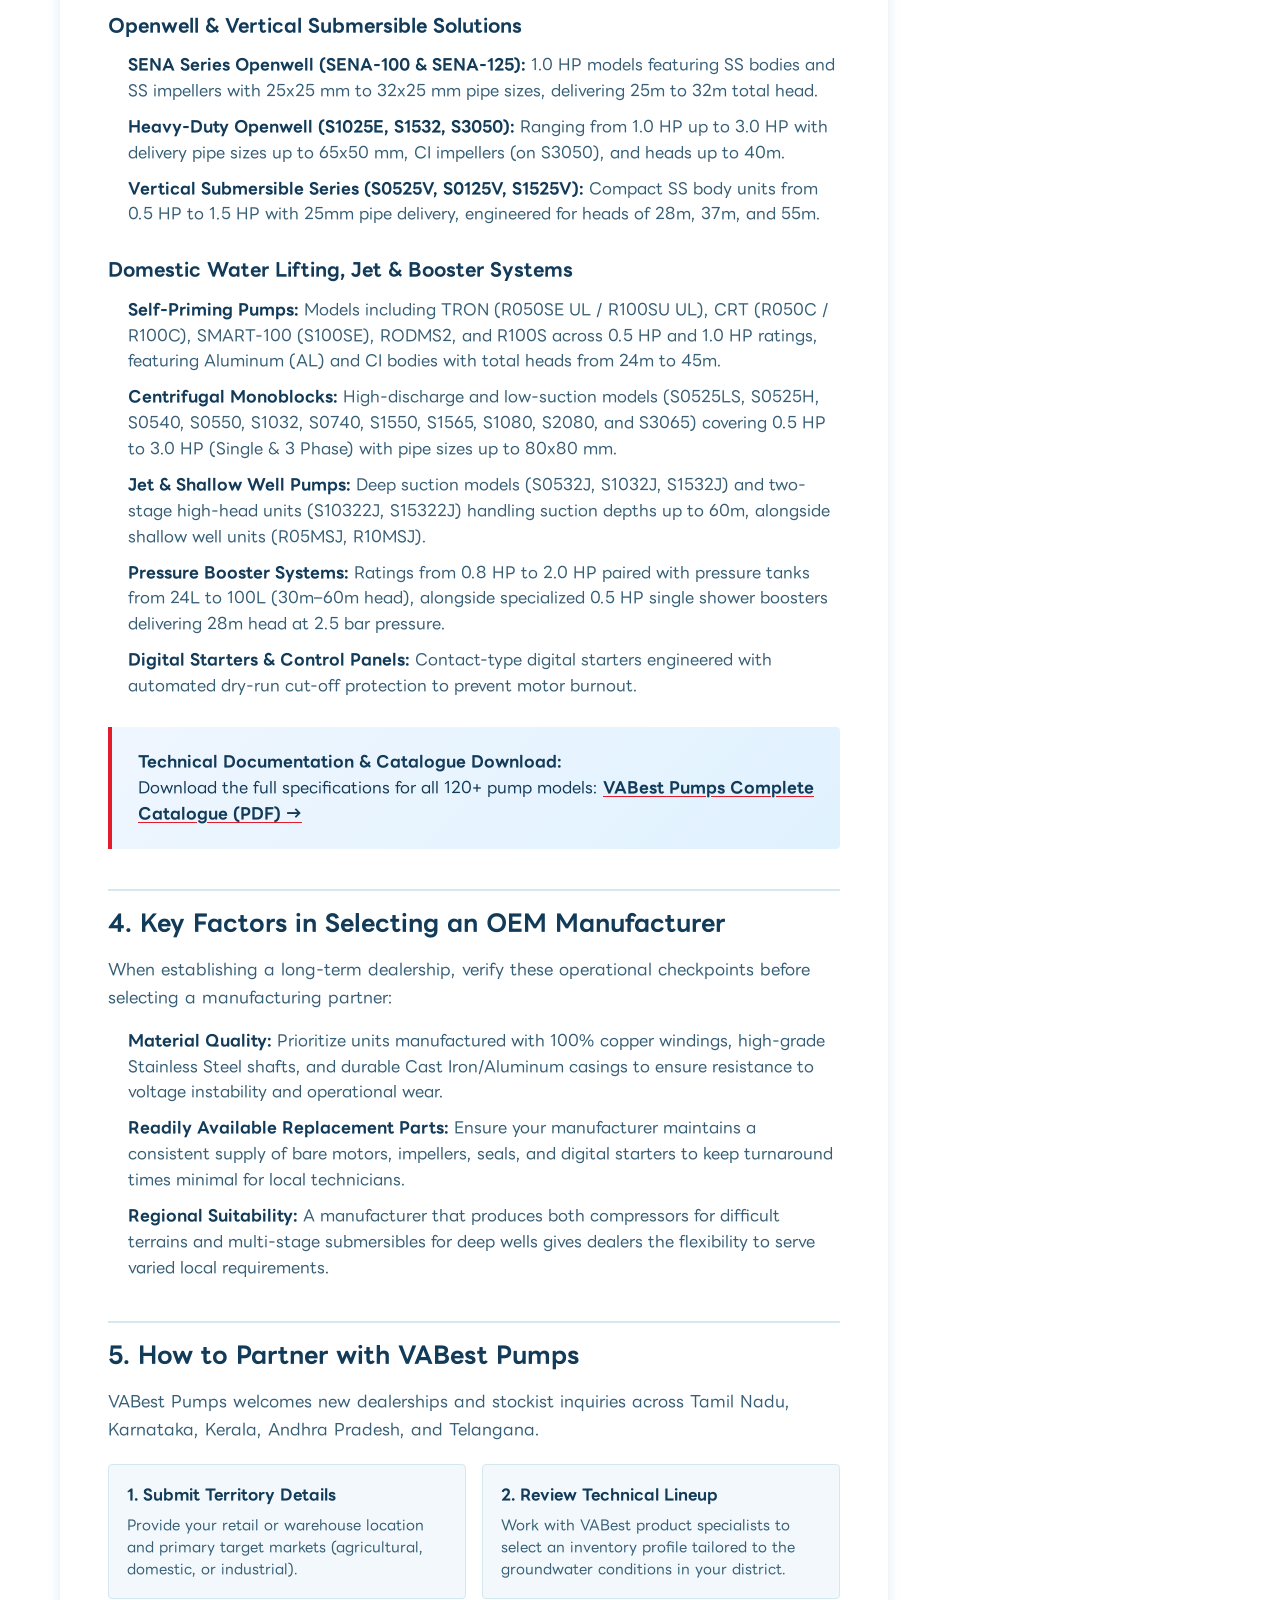
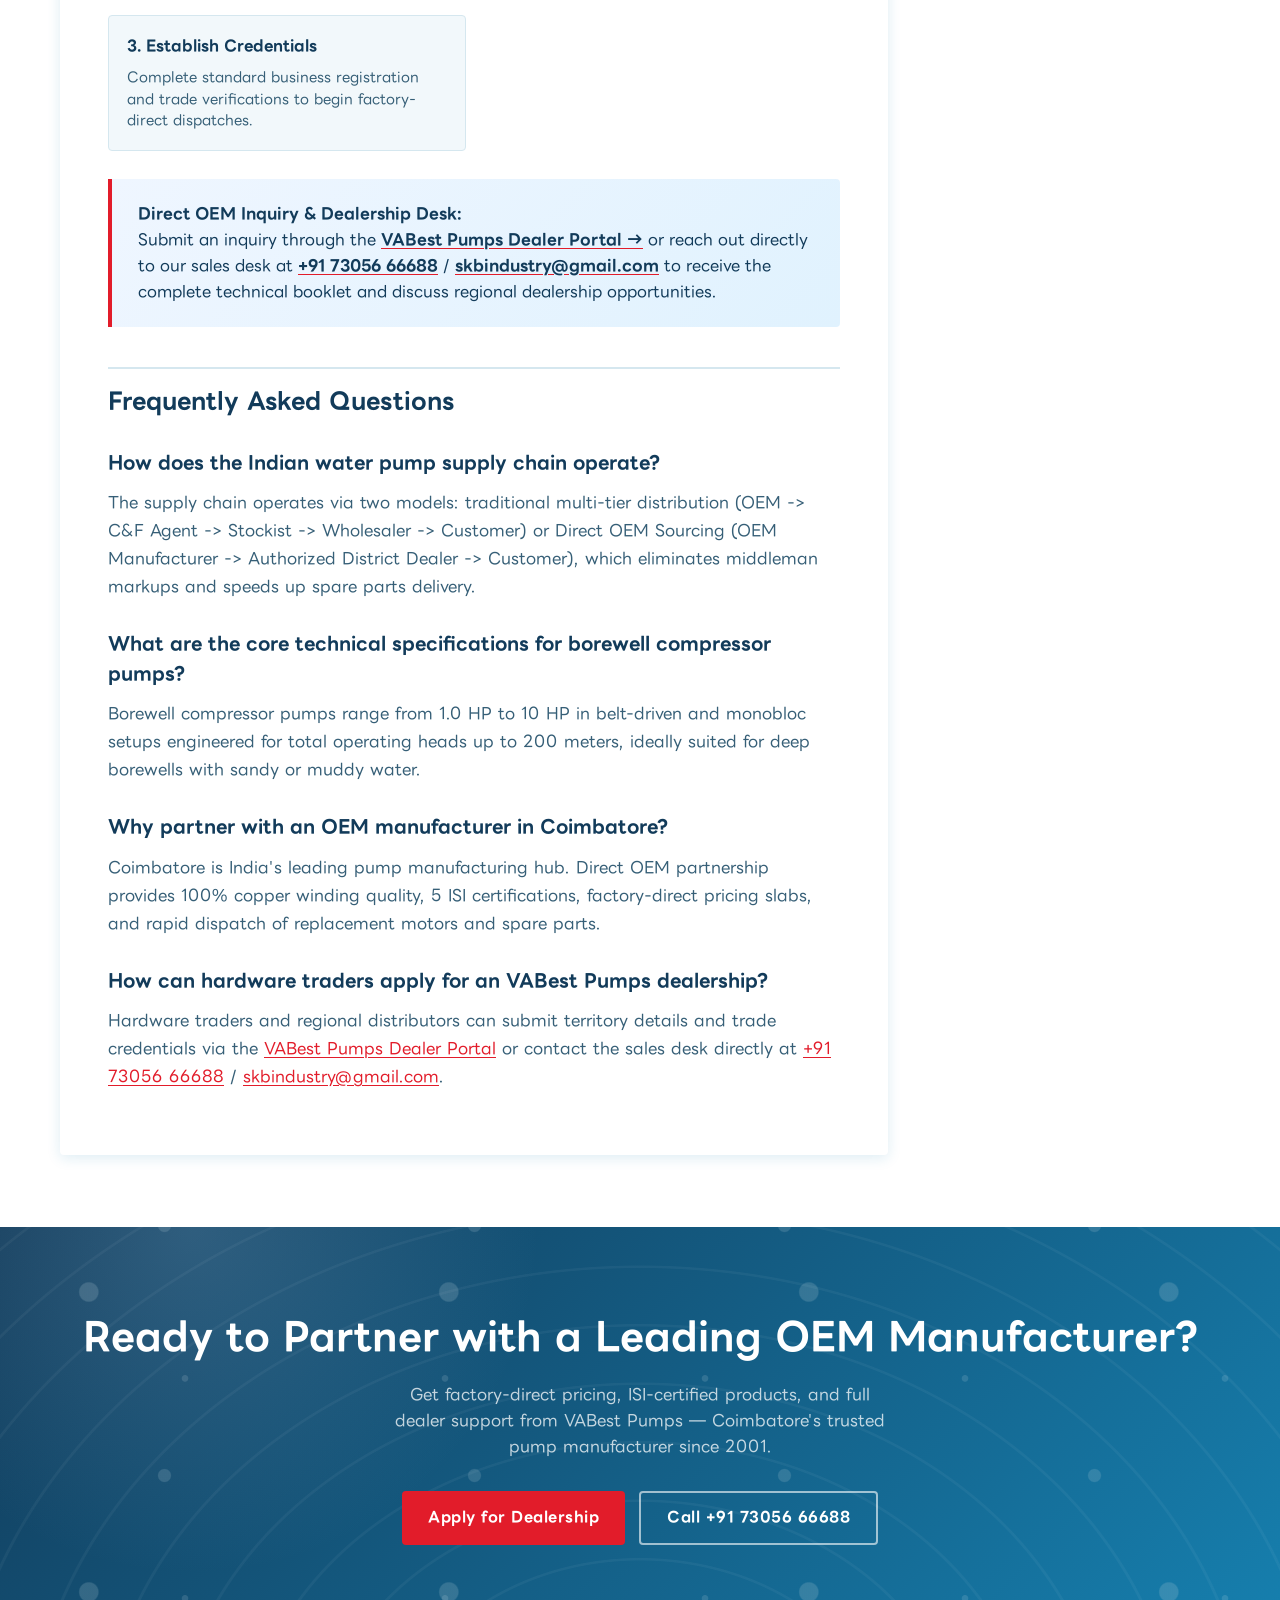
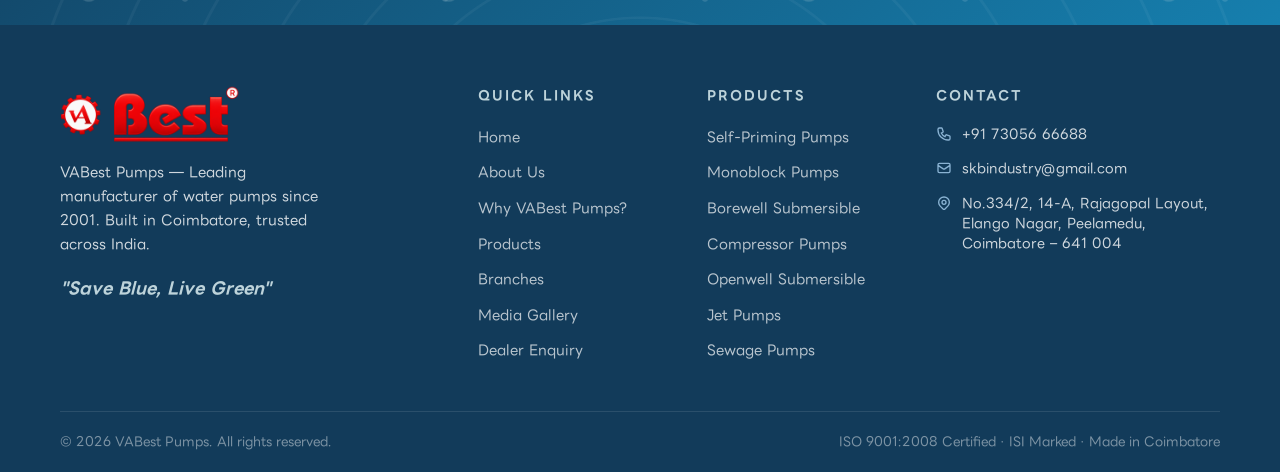
<file: blog/water-pump-dealership-guide-coimbatore-sourcing.html>
<!DOCTYPE html>
<html lang="en">
<head>
  <meta charset="UTF-8" />
  <meta name="viewport" content="width=device-width, initial-scale=1.0, viewport-fit=cover" />
  <meta name="theme-color" content="#0C4A6E" />
  <meta name="apple-mobile-web-app-capable" content="yes" />
  <meta name="apple-mobile-web-app-status-bar-style" content="black-translucent" />
  <title>Water Pump Dealership Guide: Sourcing &amp; Industry Insights | VABest Pumps</title>
  <meta name="description" content="A practical guide to the Indian water pump industry, supply chain models, pump selection criteria, and direct OEM sourcing from VABest Pumps Coimbatore." />
  <meta name="keywords" content="water pump dealership in india, indian water pump industry, water pump supply chain, pump manufacturers in coimbatore, borewell compressor pump, submersible pump dealership, OEM pump sourcing" />
  <meta name="robots" content="index, follow" />
  <link rel="canonical" href="https://vabest.vercel.app/blog/water-pump-dealership-guide-coimbatore-sourcing" />

  <!-- Open Graph -->
  <meta property="og:title" content="Water Pump Dealership Guide: Sourcing &amp; Industry Insights | VABest Pumps" />
  <meta property="og:description" content="A practical guide to the Indian water pump industry, supply chain models, pump selection criteria, and direct OEM sourcing from VABest Pumps Coimbatore." />
  <meta property="og:url" content="https://vabest.vercel.app/blog/water-pump-dealership-guide-coimbatore-sourcing" />
  <meta property="og:type" content="article" />
  <meta property="og:image" content="https://vabest.vercel.app/assets/images/logo-vabest.png" />

  <link rel="preconnect" href="https://fonts.googleapis.com" />
  <link rel="preconnect" href="https://fonts.gstatic.com" crossorigin />
  <link rel="stylesheet" href="../assets/css/style.css?v=23" />

  <!-- Article Schema -->
  <script type="application/ld+json">
  {
    "@context": "https://schema.org",
    "@type": "Article",
    "headline": "How the Water Pump Industry Works in India: A Sourcing & Dealership Guide",
    "description": "A practical guide to the Indian water pump industry, supply chain models, pump selection criteria, and direct OEM sourcing from VABest Pumps Coimbatore.",
    "url": "https://vabest.vercel.app/blog/water-pump-dealership-guide-coimbatore-sourcing",
    "datePublished": "2026-08-18",
    "dateModified": "2026-08-18",
    "author": {
      "@type": "Organization",
      "name": "VABest Pumps",
      "url": "https://vabest.vercel.app"
    },
    "publisher": {
      "@type": "Organization",
      "name": "VABest Pumps",
      "logo": {
        "@type": "ImageObject",
        "url": "https://vabest.vercel.app/assets/images/logo-vabest.png"
      }
    },
    "mainEntityOfPage": {
      "@type": "WebPage",
      "@id": "https://vabest.vercel.app/blog/water-pump-dealership-guide-coimbatore-sourcing"
    }
  }
  </script>

  <!-- FAQ Schema -->
  <script type="application/ld+json">
  {
    "@context": "https://schema.org",
    "@type": "FAQPage",
    "mainEntity": [
      {
        "@type": "Question",
        "name": "How does the Indian water pump supply chain operate?",
        "acceptedAnswer": {
          "@type": "Answer",
          "text": "The supply chain operates via two models: traditional multi-tier distribution (OEM -> C&F Agent -> Stockist -> Wholesaler -> Customer) or Direct OEM Sourcing (OEM Manufacturer -> Authorized District Dealer -> Customer), which eliminates middleman markups and speeds up spare parts delivery."
        }
      },
      {
        "@type": "Question",
        "name": "What are the core technical specifications for borewell compressor pumps?",
        "acceptedAnswer": {
          "@type": "Answer",
          "text": "Borewell compressor pumps range from 1.0 HP to 10 HP in belt-driven and monobloc setups engineered for total operating heads up to 200 meters, ideally suited for deep borewells with sandy or muddy water."
        }
      },
      {
        "@type": "Question",
        "name": "Why partner with an OEM manufacturer in Coimbatore?",
        "acceptedAnswer": {
          "@type": "Answer",
          "text": "Coimbatore is India's leading pump manufacturing hub. Direct OEM partnership provides 100% copper winding quality, 5 ISI certifications, factory-direct pricing slabs, and rapid dispatch of replacement motors and spare parts."
        }
      },
      {
        "@type": "Question",
        "name": "How can hardware traders apply for an VABest Pumps dealership?",
        "acceptedAnswer": {
          "@type": "Answer",
          "text": "Hardware traders and regional distributors can submit territory details and trade credentials via the VABest Pumps Dealer Portal or contact the sales desk at +91 73056 66688 / skbindustry@gmail.com."
        }
      }
    ]
  }
  </script>

  <style>
    /* ── Blog Article Styles ── */
    .blog-hero {
      background: linear-gradient(135deg, var(--primary-dark) 0%, var(--primary) 100%);
      padding: 72px 0 80px;
      color: #fff;
      position: relative;
      overflow: hidden;
    }
    .blog-hero-waves {
      position: absolute;
      bottom: -2px;
      left: 0;
      width: 100%;
      height: 50px;
      z-index: 2;
      pointer-events: none;
      overflow: hidden;
    }
    .blog-hero-waves svg {
      position: absolute;
      bottom: 0;
      left: 0;
      display: block;
      width: 200%;
      height: 50px;
    }
    .blog-hero-waves .phw-back { animation: waveScroll 9s linear infinite; opacity: 0.3; }
    .blog-hero-waves .phw-front { animation: waveScroll 6s linear infinite reverse; }
    .blog-eyebrow {
      font-size: 0.78rem;
      font-weight: 700;
      letter-spacing: 2.5px;
      text-transform: uppercase;
      color: var(--accent);
      margin-bottom: 14px;
      font-family: var(--font-sub);
      display: flex;
      align-items: center;
      gap: 8px;
    }
    .blog-hero h1 {
      font-family: var(--font-head);
      font-size: clamp(1.7rem, 3.5vw, 2.7rem);
      font-weight: 700;
      line-height: 1.25;
      margin-bottom: 18px;
      max-width: 840px;
    }
    .blog-meta {
      display: flex;
      flex-wrap: wrap;
      gap: 18px;
      font-size: 0.88rem;
      color: rgba(255,255,255,0.72);
      font-family: var(--font-sub);
    }
    .blog-meta span {
      display: flex;
      align-items: center;
      gap: 6px;
    }

    /* Blog layout */
    .blog-layout {
      display: grid;
      grid-template-columns: minmax(0, 1fr) 300px;
      gap: 32px;
      align-items: start;
    }
    .blog-article {
      min-width: 0;
    }
    @media (max-width: 900px) {
      .blog-layout { grid-template-columns: 1fr; gap: 32px; }
      .blog-article { order: 1; }
      .blog-sidebar { order: 2; position: static; margin-top: 16px; }
    }
    @media (max-width: 640px) {
      .hide-on-mobile { display: none; }
    }

    /* Article body */
    .blog-article {
      background: var(--bg-white);
      border-radius: var(--radius-lg);
      padding: 48px;
      box-shadow: var(--shadow);
    }
    @media (max-width: 640px) {
      .blog-article { padding: 24px 20px; }
    }
    .blog-article h2 {
      font-family: var(--font-head);
      font-size: 1.45rem;
      font-weight: 700;
      color: var(--primary-dark);
      margin: 40px 0 14px;
      padding-top: 14px;
      border-top: 2px solid var(--border);
    }
    .blog-article h2:first-of-type { margin-top: 0; border-top: none; padding-top: 0; }
    .blog-article h3 {
      font-family: var(--font-head);
      font-size: 1.15rem;
      font-weight: 700;
      color: var(--text-dark);
      margin: 28px 0 12px;
    }
    .blog-article p {
      font-size: 1rem;
      line-height: 1.75;
      color: var(--text-mid);
      margin-bottom: 16px;
    }
    .blog-article ul {
      margin: 12px 0 20px 20px;
      display: flex;
      flex-direction: column;
      gap: 10px;
    }
    .blog-article ul li {
      font-size: 0.98rem;
      line-height: 1.65;
      color: var(--text-mid);
    }
    .blog-article ul li strong { color: var(--text-dark); }
    .blog-article a {
      color: var(--primary);
      text-decoration: underline;
      text-underline-offset: 3px;
    }

    /* Diagram Card */
    .diagram-container {
      background: linear-gradient(135deg, #f8fafc, #f1f5f9);
      border: 1.5px solid #cbd5e1;
      border-radius: var(--radius-lg);
      padding: 28px 24px;
      margin: 28px 0;
      font-family: var(--font-sub);
    }
    .diagram-title {
      font-weight: 700;
      font-size: 0.95rem;
      color: var(--primary-dark);
      text-transform: uppercase;
      letter-spacing: 1px;
      margin-bottom: 20px;
      text-align: center;
    }
    .diagram-grid {
      display: grid;
      grid-template-columns: 1fr 1fr;
      gap: 20px;
    }
    @media (max-width: 640px) {
      .diagram-grid { grid-template-columns: 1fr; }
    }
    .diagram-box {
      background: #ffffff;
      border: 1.5px solid var(--border);
      border-radius: var(--radius);
      padding: 18px;
      box-shadow: 0 2px 8px rgba(0,0,0,0.04);
    }
    .diagram-box-header {
      font-weight: 700;
      font-size: 0.92rem;
      color: var(--primary-dark);
      margin-bottom: 10px;
      display: flex;
      align-items: center;
      gap: 8px;
    }
    .diagram-step {
      display: flex;
      align-items: center;
      gap: 8px;
      font-size: 0.85rem;
      color: var(--text-mid);
      padding: 6px 0;
    }
    .diagram-arrow {
      color: var(--primary);
      font-weight: bold;
      text-align: center;
      margin: 2px 0;
      font-size: 0.9rem;
    }

    /* Table */
    .blog-table-wrap {
      overflow-x: auto;
      margin: 24px 0 28px;
      border-radius: var(--radius-lg);
      border: 1.5px solid var(--border);
      box-shadow: var(--shadow-sm);
    }
    .blog-table {
      width: 100%;
      border-collapse: collapse;
      font-size: 0.92rem;
      font-family: var(--font-sub);
    }
    .blog-table thead th {
      background: var(--primary-dark);
      color: #ffffff;
      padding: 14px 18px;
      text-align: left;
      font-weight: 700;
      white-space: nowrap;
    }
    .blog-table tbody tr:nth-child(even) { background: var(--bg-light); }
    .blog-table tbody td {
      padding: 14px 18px;
      border-bottom: 1px solid var(--border);
      color: var(--text-mid);
      vertical-align: top;
      line-height: 1.6;
    }
    .blog-table tbody td strong { color: var(--text-dark); }

    /* Product Specs Box */
    .spec-card-grid {
      display: grid;
      grid-template-columns: repeat(auto-fill, minmax(280px, 1fr));
      gap: 16px;
      margin: 20px 0 28px;
    }
    .spec-card {
      background: var(--bg-light);
      border: 1.5px solid var(--border);
      border-radius: var(--radius);
      padding: 18px;
    }
    .spec-card h4 {
      font-family: var(--font-sub);
      font-weight: 700;
      font-size: 0.95rem;
      color: var(--primary-dark);
      margin-bottom: 8px;
    }
    .spec-card p {
      font-size: 0.88rem;
      margin: 0;
      line-height: 1.55;
    }

    /* Callout box */
    .blog-callout {
      background: linear-gradient(135deg, #eff6ff, #e0f2fe);
      border-left: 4px solid var(--primary);
      border-radius: 0 var(--radius) var(--radius) 0;
      padding: 22px 26px;
      margin: 28px 0;
    }
    .blog-callout p {
      margin: 0;
      font-size: 0.98rem;
      color: var(--primary-dark);
      line-height: 1.65;
    }
    .blog-callout strong { color: var(--primary-dark); }

    /* Sidebar */
    .blog-sidebar {
      position: sticky;
      top: 100px;
      display: flex;
      flex-direction: column;
      gap: 24px;
    }
    .sidebar-card {
      background: var(--bg-white);
      border: 1.5px solid var(--border);
      border-radius: var(--radius-lg);
      padding: 28px 24px;
      box-shadow: var(--shadow);
    }
    .sidebar-card h4 {
      font-family: var(--font-head);
      font-size: 1rem;
      font-weight: 700;
      color: var(--primary-dark);
      margin-bottom: 16px;
    }
    .sidebar-card ul {
      list-style: none;
      margin: 0;
      padding: 0;
      display: flex;
      flex-direction: column;
      gap: 10px;
    }
    .sidebar-card ul li a {
      font-size: 0.9rem;
      color: var(--text-mid);
      text-decoration: none;
      display: flex;
      align-items: flex-start;
      gap: 8px;
      line-height: 1.4;
      transition: color var(--transition);
    }
    .sidebar-card ul li a:hover { color: var(--primary); }
    .sidebar-card ul li a::before {
      content: "→";
      color: var(--primary);
      font-size: 0.85rem;
      margin-top: 1px;
      flex-shrink: 0;
    }
    .sidebar-cta {
      background: linear-gradient(135deg, var(--primary-dark), var(--primary));
      color: #fff;
    }
    .sidebar-cta h4 { color: #ffffff; }
    .sidebar-cta p {
      font-size: 0.9rem;
      color: rgba(255,255,255,0.82);
      line-height: 1.55;
      margin-bottom: 18px;
    }
    .sidebar-cta .btn-sidebar {
      display: block;
      background: var(--cta);
      color: #ffffff;
      text-align: center;
      padding: 13px 20px;
      border-radius: var(--radius);
      font-family: var(--font-sub);
      font-weight: 700;
      font-size: 0.92rem;
      text-decoration: none;
      transition: all var(--transition);
      margin-bottom: 10px;
    }
    .sidebar-cta .btn-sidebar:hover {
      background: #ea6910;
      transform: translateY(-2px);
    }
    .sidebar-cta .btn-sidebar-outline {
      display: block;
      background: transparent;
      color: #ffffff;
      text-align: center;
      padding: 11px 20px;
      border-radius: var(--radius);
      border: 1.5px solid rgba(255,255,255,0.5);
      font-family: var(--font-sub);
      font-weight: 600;
      font-size: 0.88rem;
      text-decoration: none;
      transition: all var(--transition);
    }
    .sidebar-cta .btn-sidebar-outline:hover {
      border-color: #fff;
      background: rgba(255,255,255,0.1);
    }
    .sidebar-contact-item {
      display: flex;
      align-items: center;
      gap: 10px;
      font-size: 0.88rem;
      color: rgba(255,255,255,0.82);
      margin-bottom: 10px;
    }
    .sidebar-contact-item a { color: #ffffff; text-decoration: none; }
    .sidebar-contact-item a:hover { text-decoration: underline; }
    .keywords-list {
      display: flex;
      flex-wrap: wrap;
      gap: 8px;
    }
    .keyword-tag {
      background: var(--bg-light);
      border: 1px solid var(--border);
      border-radius: 20px;
      padding: 4px 12px;
      font-size: 0.78rem;
      color: var(--text-mid);
      font-family: var(--font-sub);
    }

    /* Breadcrumb */
    .breadcrumb {
      display: flex;
      align-items: center;
      gap: 6px;
      font-size: 0.83rem;
      color: rgba(255,255,255,0.65);
      margin-bottom: 20px;
      flex-wrap: wrap;
    }
    .breadcrumb a { color: rgba(255,255,255,0.8); text-decoration: none; }
    .breadcrumb a:hover { color: #fff; }
    .breadcrumb span { color: rgba(255,255,255,0.4); }
  </style>
</head>
<body>

  <!-- TOP BAR -->
  <div class="top-bar">
    <div class="container">
      <span class="brand-name">VABEST PUMPS</span>
      <span class="info-item always">
        <svg width="14" height="14" fill="none" viewBox="0 0 24 24" stroke="currentColor" stroke-width="2"><path d="M3 5a2 2 0 012-2h3.28a1 1 0 01.948.684l1.498 4.493a1 1 0 01-.502 1.21l-2.257 1.13a11.042 11.042 0 005.516 5.516l1.13-2.257a1 1 0 011.21-.502l4.493 1.498a1 1 0 01.684.949V19a2 2 0 01-2 2h-1C9.716 21 3 14.284 3 6V5z"/></svg>
        <a href="tel:+919840909798">+91 98409 09798</a>
      </span>
      <span class="info-item always">
        <svg width="14" height="14" fill="none" viewBox="0 0 24 24" stroke="currentColor" stroke-width="2"><path d="M3 8l7.89 5.26a2 2 0 002.22 0L21 8M5 19h14a2 2 0 002-2V7a2 2 0 00-2-2H5a2 2 0 00-2 2v10a2 2 0 002 2z"/></svg>
        <a href="mailto:bindhulakshmiagencies1990@gmail.com">bindhulakshmiagencies1990<wbr>@gmail.com</a>
      </span>
      <span class="info-item">
        <svg width="14" height="14" fill="none" viewBox="0 0 24 24" stroke="currentColor" stroke-width="2"><circle cx="12" cy="12" r="10"/><path d="M12 6v6l4 2"/></svg>
        Mon – Sat &nbsp;9:00 AM – 5:00 PM
      </span>
      <span class="info-item lang-selector-wrap">
        <div id="google_translate_element"></div>
      </span>
    </div>
  </div>

  <!-- HEADER -->
  <header class="site-header">
    <div class="container">
      <div class="nav-wrap">
        <a href="../index.html" class="logo">
          <img src="../assets/images/logo-vabest.png" alt="VABest Pumps" class="logo-img" />
        </a>
        <nav class="main-nav">
          <a href="../index.html">Home</a>
          <a href="../about.html">About Us</a>
          <a href="../why-vabest.html">Why VABest?</a>
          <a href="../products.html">Products</a>
          <a href="../branches.html">Branches</a>
          <a href="../media.html">Media</a>
        </nav>
        <div class="nav-right">
          <a href="../dealer.html" class="nav-cta">Dealer Enquiry</a>
          <div class="hamburger" id="menuBtn" aria-label="Open menu">
            <span></span><span></span><span></span>
          </div>
        </div>
      </div>
    </div>
  </header>

  <!-- MOBILE NAV -->
  <div class="mobile-nav" id="mobileNav">
    <div class="mobile-nav-header">
      <a href="../index.html" class="logo">
        <img src="../assets/images/logo-vabest.png" alt="VABest Pumps" class="logo-img" />
      </a>
      <span class="mobile-nav-close" id="menuClose">✕</span>
    </div>
    <ul>
      <li><a href="../index.html">Home</a></li>
      <li><a href="../about.html">About Us</a></li>
      <li><a href="../why-vabest.html">Why VABest Pumps?</a></li>
      <li><a href="../products.html">Products</a></li>
      <li><a href="../branches.html">Branches</a></li>
      <li><a href="../media.html">Media Gallery</a></li>
      <li><a href="../dealer.html">Dealer Enquiry</a></li>
    </ul>
    <a href="../dealer.html" class="btn btn-cta">Become a Dealer</a>
    <div class="mobile-top-info">
      <span>Mob <a href="tel:+917305666688">+91 73056 66688</a></span>
      <span>Email <a href="mailto:skbindustry@gmail.com">skbindustry@gmail.com</a></span>
      <span>Mon–Sat · 9AM–5PM</span>
    </div>
  </div>

  <!-- BLOG HERO -->
  <section class="blog-hero">
    <div class="container">
      <div class="breadcrumb">
        <a href="../index.html">Home</a>
        <span>›</span>
        <span>Industry Guide</span>
      </div>
      <div class="blog-eyebrow">
        <svg width="14" height="14" fill="currentColor" viewBox="0 0 20 20"><path d="M9 4.804A7.968 7.968 0 005.5 4c-1.255 0-2.443.29-3.5.804v10A7.969 7.969 0 015.5 14c1.669 0 3.218.51 4.5 1.385A7.962 7.962 0 0114.5 14c1.255 0 2.443.29 3.5.804v-10A7.968 7.968 0 0014.5 4c-1.255 0-2.443.29-3.5.804V12a1 1 0 11-2 0V4.804z"/></svg>
        Supply Chain &amp; Sourcing Guide · VABest Pumps
      </div>
      <h1>How the Water Pump Industry Works in India:<br class="hide-on-mobile" />A Sourcing &amp; Dealership Guide</h1>
      <div class="blog-meta">
        <span>
          <svg width="14" height="14" fill="none" viewBox="0 0 24 24" stroke="currentColor" stroke-width="2"><rect x="3" y="4" width="18" height="18" rx="2" ry="2"/><line x1="16" y1="2" x2="16" y2="6"/><line x1="8" y1="2" x2="8" y2="6"/><line x1="3" y1="10" x2="21" y2="10"/></svg>
          Published: August 2026
        </span>
        <span>
          <svg width="14" height="14" fill="none" viewBox="0 0 24 24" stroke="currentColor" stroke-width="2"><circle cx="12" cy="12" r="10"/><path d="M12 6v6l4 2"/></svg>
          10 min read
        </span>
        <span>
          <svg width="14" height="14" fill="none" viewBox="0 0 24 24" stroke="currentColor" stroke-width="2"><path d="M17.657 16.657L13.414 20.9a1.998 1.998 0 01-2.827 0l-4.244-4.243a8 8 0 1111.314 0z"/><path d="M15 11a3 3 0 11-6 0 3 3 0 016 0z"/></svg>
          VABest Pumps, Coimbatore
        </span>
      </div>
    </div>
    <div class="blog-hero-waves" aria-hidden="true">
      <svg class="phw-back" viewBox="0 0 2880 50" preserveAspectRatio="none" xmlns="http://www.w3.org/2000/svg">
        <path fill="#ffffff" d="M0,28 C240,10 480,46 720,28 C960,10 1200,46 1440,28 C1680,10 1920,46 2160,28 C2400,10 2640,46 2880,28 L2880,50 L0,50 Z"/>
      </svg>
      <svg class="phw-front" viewBox="0 0 2880 50" preserveAspectRatio="none" xmlns="http://www.w3.org/2000/svg">
        <path fill="#ffffff" d="M0,38 C360,14 720,48 1080,32 C1440,16 1800,44 2160,30 C2520,16 2750,40 2880,38 L2880,50 L0,50 Z"/>
      </svg>
    </div>
  </section>

  <!-- BLOG BODY -->
  <section class="section" style="padding-top: 56px;">
    <div class="container">
      <div class="blog-layout">

        <!-- MAIN ARTICLE -->
        <article class="blog-article">

          <p>India’s water pump industry plays a critical role in supporting agricultural irrigation, residential real estate, and industrial water management. With expanding infrastructure, evolving borewell depths, and increasing demand for energy-efficient water lifting systems, the market for domestic, agricultural, and specialized pumps continues to grow steadily.</p>

          <p>For hardware merchants, electrical traders, and regional distributors, establishing a sustainable pump business requires a solid grasp of how the supply chain functions, how to map pump types to local groundwater conditions, and how direct original equipment manufacturer (OEM) sourcing creates long-term operational advantages.</p>

          <h2>1. How the Indian Water Pump Supply Chain Operates</h2>

          <p>The water pump distribution ecosystem in India generally functions across two primary operational models:</p>

          <!-- DIAGRAM VISUAL COMPONENT -->
          <div class="diagram-container">
            <div class="diagram-title">Indian Water Pump Distribution Ecosystem</div>
            <div class="diagram-grid">
              
              <!-- Traditional Model -->
              <div class="diagram-box">
                <div class="diagram-box-header" style="color:var(--text-dark);">
                  <svg width="18" height="18" fill="none" viewBox="0 0 24 24" stroke="currentColor" stroke-width="2"><path d="M19 11H5m14 0a2 2 0 012 2v6a2 2 0 01-2 2H5a2 2 0 01-2-2v-6a2 2 0 012-2m14 0V9a2 2 0 00-2-2M5 11V9a2 2 0 012-2m0 0V5a2 2 0 012-2h6a2 2 0 012 2v2M7 7h10"/></svg>
                  Traditional Multi-Tier Model
                </div>
                <div class="diagram-step">OEM Manufacturer (Coimbatore)</div>
                <div class="diagram-arrow">↓</div>
                <div class="diagram-step">C&amp;F / Super Stockist</div>
                <div class="diagram-arrow">↓</div>
                <div class="diagram-step">Wholesaler / Regional Trader</div>
                <div class="diagram-arrow">↓</div>
                <div class="diagram-step">Counter Retailer / Sub-Dealer</div>
                <div class="diagram-arrow">↓</div>
                <div class="diagram-step">End Consumer (Farmer / Plumber)</div>
              </div>

              <!-- Direct OEM Model -->
              <div class="diagram-box" style="border-color:var(--primary); background:#f0f9ff;">
                <div class="diagram-box-header" style="color:var(--primary-dark);">
                  <svg width="18" height="18" fill="none" viewBox="0 0 24 24" stroke="currentColor" stroke-width="2"><path d="M13 10V3L4 14h7v7l9-11h-7z"/></svg>
                  Direct OEM Sourcing Partnership
                </div>
                <div class="diagram-step">OEM Manufacturer (VABest Pumps)</div>
                <div class="diagram-arrow">↓ (Direct Factory Dispatch)</div>
                <div class="diagram-step" style="font-weight:700; color:var(--primary-dark);">Authorized District Dealer / Stockist</div>
                <div class="diagram-arrow">↓</div>
                <div class="diagram-step">End Consumer (Farmer / Plumber / Builder)</div>
              </div>

            </div>
          </div>

          <ul>
            <li><strong>The Multi-Tier Distribution Model:</strong> Products move through clearing and forwarding (C&amp;F) agents, super stockists, and local sub-dealers before reaching the end buyer. While accessible, each intermediary layer introduces extra transit handling, slower inventory turnaround, and reduced commercial flexibility for the counter retailer.</li>
            <li><strong>The Direct Factory Partnership Model:</strong> Partnering directly with an established OEM manufacturer—particularly in major pump engineering clusters like Coimbatore—eliminates distribution friction. It grants dealerships direct access to technical support, rapid dispatches for spare components, and customized product selections matched to regional demand.</li>
          </ul>

          <h2>2. Matching Pump Technologies to Field Applications</h2>

          <p>A dealership's turnover depends on stocking the right equipment for local water tables, piping configurations, and soil types:</p>

          <div class="blog-table-wrap">
            <table class="blog-table">
              <thead>
                <tr>
                  <th>Pump Category</th>
                  <th>Primary Ground &amp; Operational Conditions</th>
                  <th>Core Technical Characteristics</th>
                </tr>
              </thead>
              <tbody>
                <tr>
                  <td><strong>Borewell Compressor Pumps</strong></td>
                  <td>Deep borewells, sandy or muddy aquifers, and silted water sources</td>
                  <td>Belt-driven and monobloc setups engineered for total operating heads up to 200 meters</td>
                </tr>
                <tr>
                  <td><strong>Borewell Submersibles</strong></td>
                  <td>Deep groundwater extraction, multi-story buildings, and farm irrigation</td>
                  <td>Multi-stage Stainless Steel (SS) construction supporting operating heads up to 650 meters</td>
                </tr>
                <tr>
                  <td><strong>Openwell Submersibles</strong></td>
                  <td>Open agricultural wells, sumps, rivers, and canal pumping</td>
                  <td>Submerged SS/CI motor bodies delivering high volume discharge at moderate heads</td>
                </tr>
                <tr>
                  <td><strong>Centrifugal Monoblocks</strong></td>
                  <td>Flood irrigation, tank transfer, and commercial fluid discharge</td>
                  <td>High-flow delivery ports (up to 80x80 mm) in single and 3-phase power setups</td>
                </tr>
                <tr>
                  <td><strong>Self-Priming Regenerative</strong></td>
                  <td>Daily domestic water transfer and overhead residential tanks</td>
                  <td>Compact Cast Iron (CI) and Aluminum (AL) bodies with heads up to 45 meters</td>
                </tr>
                <tr>
                  <td><strong>Pressure Boosters &amp; Panels</strong></td>
                  <td>Pressurized domestic pipelines, modern showers, and line automation</td>
                  <td>Multi-capacity tanks (24L–100L) and digital motor protection against dry runs</td>
                </tr>
              </tbody>
            </table>
          </div>

          <h2>3. Product Selection Guide: VABest Pumps Lineup</h2>

          <p>Evaluating a manufacturing partner requires reviewing product breadth and component specifications. <a href="../products.html"><strong>VABest Pumps (VABest Pumps, Coimbatore)</strong></a> provides a complete spectrum of agricultural, domestic, and commercial pumping equipment across 120+ models:</p>

          <h3>Deep Borewell &amp; Compressor Pumps</h3>
          <ul>
            <li><strong>Belt Compressor Series:</strong> Available in 1.0 HP, 1.5 HP, and 2.0 HP configurations built with heavy-duty Cast Iron (CI) bodies, 15x25 mm piping connections, and total head ranges of 75m, 105m, and 200m.</li>
            <li><strong>Mono Compressor Series:</strong> Available in 1.0 HP and 1.5 HP ratings with CI bodies, 15x25 mm connections, and heads of 75m and 105m.</li>
            <li><strong>Borewell Submersible Series:</strong> 1.0 HP to 2.0 HP ratings built with Stainless Steel (SS) bodies, 25mm, 32mm, and 40mm delivery outlets, and operating heads spanning 80m to 650m.</li>
          </ul>

          <h3>Openwell &amp; Vertical Submersible Solutions</h3>
          <ul>
            <li><strong>SENA Series Openwell (SENA-100 &amp; SENA-125):</strong> 1.0 HP models featuring SS bodies and SS impellers with 25x25 mm to 32x25 mm pipe sizes, delivering 25m to 32m total head.</li>
            <li><strong>Heavy-Duty Openwell (S1025E, S1532, S3050):</strong> Ranging from 1.0 HP up to 3.0 HP with delivery pipe sizes up to 65x50 mm, CI impellers (on S3050), and heads up to 40m.</li>
            <li><strong>Vertical Submersible Series (S0525V, S0125V, S1525V):</strong> Compact SS body units from 0.5 HP to 1.5 HP with 25mm pipe delivery, engineered for heads of 28m, 37m, and 55m.</li>
          </ul>

          <h3>Domestic Water Lifting, Jet &amp; Booster Systems</h3>
          <ul>
            <li><strong>Self-Priming Pumps:</strong> Models including TRON (R050SE UL / R100SU UL), CRT (R050C / R100C), SMART-100 (S100SE), RODMS2, and R100S across 0.5 HP and 1.0 HP ratings, featuring Aluminum (AL) and CI bodies with total heads from 24m to 45m.</li>
            <li><strong>Centrifugal Monoblocks:</strong> High-discharge and low-suction models (S0525LS, S0525H, S0540, S0550, S1032, S0740, S1550, S1565, S1080, S2080, and S3065) covering 0.5 HP to 3.0 HP (Single &amp; 3 Phase) with pipe sizes up to 80x80 mm.</li>
            <li><strong>Jet &amp; Shallow Well Pumps:</strong> Deep suction models (S0532J, S1032J, S1532J) and two-stage high-head units (S10322J, S15322J) handling suction depths up to 60m, alongside shallow well units (R05MSJ, R10MSJ).</li>
            <li><strong>Pressure Booster Systems:</strong> Ratings from 0.8 HP to 2.0 HP paired with pressure tanks from 24L to 100L (30m–60m head), alongside specialized 0.5 HP single shower boosters delivering 28m head at 2.5 bar pressure.</li>
            <li><strong>Digital Starters &amp; Control Panels:</strong> Contact-type digital starters engineered with automated dry-run cut-off protection to prevent motor burnout.</li>
          </ul>

          <div class="blog-callout">
            <p><strong>Technical Documentation &amp; Catalogue Download:</strong><br/>Download the full specifications for all 120+ pump models: <a href="../assets/pdf/VABest_Booklet_2026.pdf" target="_blank" download><strong>VABest Pumps Complete Catalogue (PDF) →</strong></a></p>
          </div>

          <h2>4. Key Factors in Selecting an OEM Manufacturer</h2>

          <p>When establishing a long-term dealership, verify these operational checkpoints before selecting a manufacturing partner:</p>

          <ul>
            <li><strong>Material Quality:</strong> Prioritize units manufactured with 100% copper windings, high-grade Stainless Steel shafts, and durable Cast Iron/Aluminum casings to ensure resistance to voltage instability and operational wear.</li>
            <li><strong>Readily Available Replacement Parts:</strong> Ensure your manufacturer maintains a consistent supply of bare motors, impellers, seals, and digital starters to keep turnaround times minimal for local technicians.</li>
            <li><strong>Regional Suitability:</strong> A manufacturer that produces both compressors for difficult terrains and multi-stage submersibles for deep wells gives dealers the flexibility to serve varied local requirements.</li>
          </ul>

          <h2>5. How to Partner with VABest Pumps</h2>

          <p>VABest Pumps welcomes new dealerships and stockist inquiries across Tamil Nadu, Karnataka, Kerala, Andhra Pradesh, and Telangana.</p>

          <div class="spec-card-grid">
            <div class="spec-card">
              <h4>1. Submit Territory Details</h4>
              <p>Provide your retail or warehouse location and primary target markets (agricultural, domestic, or industrial).</p>
            </div>
            <div class="spec-card">
              <h4>2. Review Technical Lineup</h4>
              <p>Work with VABest product specialists to select an inventory profile tailored to the groundwater conditions in your district.</p>
            </div>
            <div class="spec-card">
              <h4>3. Establish Credentials</h4>
              <p>Complete standard business registration and trade verifications to begin factory-direct dispatches.</p>
            </div>
          </div>

          <div class="blog-callout">
            <p><strong>Direct OEM Inquiry &amp; Dealership Desk:</strong><br/>Submit an inquiry through the <a href="../dealer.html"><strong>VABest Pumps Dealer Portal →</strong></a> or reach out directly to our sales desk at <a href="tel:+917305666688"><strong>+91 73056 66688</strong></a> / <a href="mailto:skbindustry@gmail.com"><strong>skbindustry@gmail.com</strong></a> to receive the complete technical booklet and discuss regional dealership opportunities.</p>
          </div>

          <!-- FAQ Section -->
          <h2>Frequently Asked Questions</h2>

          <h3>How does the Indian water pump supply chain operate?</h3>
          <p>The supply chain operates via two models: traditional multi-tier distribution (OEM -> C&amp;F Agent -> Stockist -> Wholesaler -> Customer) or Direct OEM Sourcing (OEM Manufacturer -> Authorized District Dealer -> Customer), which eliminates middleman markups and speeds up spare parts delivery.</p>

          <h3>What are the core technical specifications for borewell compressor pumps?</h3>
          <p>Borewell compressor pumps range from 1.0 HP to 10 HP in belt-driven and monobloc setups engineered for total operating heads up to 200 meters, ideally suited for deep borewells with sandy or muddy water.</p>

          <h3>Why partner with an OEM manufacturer in Coimbatore?</h3>
          <p>Coimbatore is India's leading pump manufacturing hub. Direct OEM partnership provides 100% copper winding quality, 5 ISI certifications, factory-direct pricing slabs, and rapid dispatch of replacement motors and spare parts.</p>

          <h3>How can hardware traders apply for an VABest Pumps dealership?</h3>
          <p>Hardware traders and regional distributors can submit territory details and trade credentials via the <a href="../dealer.html">VABest Pumps Dealer Portal</a> or contact the sales desk directly at <a href="tel:+917305666688">+91 73056 66688</a> / <a href="mailto:skbindustry@gmail.com">skbindustry@gmail.com</a>.</p>

        </article>

        <!-- SIDEBAR -->
        <aside class="blog-sidebar">

          <!-- CTA Card -->
          <div class="sidebar-card sidebar-cta">
            <h4>Become an VABest Dealer</h4>
            <p>Join 500+ dealers across South India. Factory-direct pricing, ISI certification, and 25+ years of manufacturing backing.</p>
            <a href="../dealer.html" class="btn-sidebar">Apply for Dealership</a>
            <div class="sidebar-contact-item">
              <svg width="14" height="14" fill="none" viewBox="0 0 24 24" stroke="currentColor" stroke-width="2"><path d="M3 5a2 2 0 012-2h3.28a1 1 0 01.948.684l1.498 4.493a1 1 0 01-.502 1.21l-2.257 1.13a11.042 11.042 0 005.516 5.516l1.13-2.257a1 1 0 011.21-.502l4.493 1.498a1 1 0 01.684.949V19a2 2 0 01-2 2h-1C9.716 21 3 14.284 3 6V5z"/></svg>
              <a href="tel:+917305666688">+91 73056 66688</a>
            </div>
            <div class="sidebar-contact-item">
              <svg width="14" height="14" fill="none" viewBox="0 0 24 24" stroke="currentColor" stroke-width="2"><path d="M3 8l7.89 5.26a2 2 0 002.22 0L21 8M5 19h14a2 2 0 002-2V7a2 2 0 00-2-2H5a2 2 0 00-2 2v10a2 2 0 002 2z"/></svg>
              <a href="mailto:skbindustry@gmail.com">skbindustry@gmail.com</a>
            </div>
            <a href="../assets/pdf/VABest_Booklet_2026.pdf" target="_blank" download class="btn-sidebar-outline" style="margin-top: 12px;">
              ↓ Download Product Brochure
            </a>
          </div>

          <!-- Quick Links -->
          <div class="sidebar-card">
            <h4>Explore VABest Pumps</h4>
            <ul>
              <li><a href="../products.html">Full Product Range (120+ Models)</a></li>
              <li><a href="../why-vabest.html">Why Choose VABest Pumps?</a></li>
              <li><a href="../branches.html">VABest Branch Locations</a></li>
              <li><a href="../media.html">Product Gallery</a></li>
              <li><a href="../about.html">About VABest Pumps</a></li>
            </ul>
          </div>

          <!-- Keywords / Tags -->
          <div class="sidebar-card">
            <h4>Related Topics</h4>
            <div class="keywords-list">
              <span class="keyword-tag">water pump industry</span>
              <span class="keyword-tag">OEM pump sourcing</span>
              <span class="keyword-tag">coimbatore manufacturers</span>
              <span class="keyword-tag">borewell compressor pump</span>
              <span class="keyword-tag">submersible pump lineup</span>
              <span class="keyword-tag">pressure booster systems</span>
              <span class="keyword-tag">digital starters</span>
            </div>
          </div>

        </aside>
      </div>
    </div>
  </section>

  <!-- CTA SECTION -->
  <section class="cta-section">
    <div class="container">
      <h2>Ready to Partner with a Leading OEM Manufacturer?</h2>
      <p>Get factory-direct pricing, ISI-certified products, and full dealer support from VABest Pumps — Coimbatore's trusted pump manufacturer since 2001.</p>
      <div class="cta-actions">
        <a href="../dealer.html" class="btn btn-cta">Apply for Dealership</a>
        <a href="tel:+917305666688" class="btn btn-outline-white">Call +91 73056 66688</a>
      </div>
    </div>
  </section>

  <!-- FOOTER -->
  <footer class="site-footer">
    <div class="container">
      <div class="footer-grid">
        <div class="footer-brand">
          <img src="../assets/images/logo-vabest.png" alt="VABest" class="footer-emblem" />
          <p>VABest Pumps — Leading manufacturer of water pumps since 2001. Built in Coimbatore, trusted across India.</p>
          <div class="footer-tagline">"Save Blue, Live Green"</div>
        </div>
        <div class="footer-col">
          <h4>Quick Links</h4>
          <ul>
            <li><a href="../index.html">Home</a></li>
            <li><a href="../about.html">About Us</a></li>
            <li><a href="../why-vabest.html">Why VABest Pumps?</a></li>
            <li><a href="../products.html">Products</a></li>
            <li><a href="../branches.html">Branches</a></li>
            <li><a href="../media.html">Media Gallery</a></li>
            <li><a href="../dealer.html">Dealer Enquiry</a></li>
          </ul>
        </div>
        <div class="footer-col">
          <h4>Products</h4>
          <ul>
            <li><a href="../products.html">Self-Priming Pumps</a></li>
            <li><a href="../products.html">Monoblock Pumps</a></li>
            <li><a href="../products.html">Borewell Submersible</a></li>
            <li><a href="../products.html">Compressor Pumps</a></li>
            <li><a href="../products.html">Openwell Submersible</a></li>
            <li><a href="../products.html">Jet Pumps</a></li>
            <li><a href="../products.html">Sewage Pumps</a></li>
          </ul>
        </div>
        <div class="footer-col">
          <h4>Contact</h4>
          <div class="footer-contact">
            <div class="contact-item">
              <svg width="16" height="16" fill="none" viewBox="0 0 24 24" stroke="currentColor" stroke-width="2"><path d="M3 5a2 2 0 012-2h3.28a1 1 0 01.948.684l1.498 4.493a1 1 0 01-.502 1.21l-2.257 1.13a11.042 11.042 0 005.516 5.516l1.13-2.257a1 1 0 011.21-.502l4.493 1.498a1 1 0 01.684.949V19a2 2 0 01-2 2h-1C9.716 21 3 14.284 3 6V5z"/></svg>
              <p><a href="tel:+917305666688">+91 73056 66688</a></p>
            </div>
            <div class="contact-item">
              <svg width="16" height="16" fill="none" viewBox="0 0 24 24" stroke="currentColor" stroke-width="2"><path d="M3 8l7.89 5.26a2 2 0 002.22 0L21 8M5 19h14a2 2 0 002-2V7a2 2 0 00-2-2H5a2 2 0 00-2 2v10a2 2 0 002 2z"/></svg>
              <p><a href="mailto:skbindustry@gmail.com">skbindustry@gmail.com</a></p>
            </div>
            <div class="contact-item">
              <svg width="16" height="16" fill="none" viewBox="0 0 24 24" stroke="currentColor" stroke-width="2"><path d="M17.657 16.657L13.414 20.9a1.998 1.998 0 01-2.827 0l-4.244-4.243a8 8 0 1111.314 0z"/><path d="M15 11a3 3 0 11-6 0 3 3 0 016 0z"/></svg>
              <p>No.334/2, 14-A, Rajagopal Layout,<br/>Elango Nagar, Peelamedu,<br/>Coimbatore – 641 004</p>
            </div>
          </div>
        </div>
      </div>
      <div class="footer-bottom">
        <span>© 2026 VABest Pumps. All rights reserved.</span>
        <span>ISO 9001:2008 Certified · ISI Marked · Made in Coimbatore</span>
      </div>
    </div>
  </footer>

  <script src="../assets/js/main.js"></script>
  <script>
    function googleTranslateElementInit() {
      new google.translate.TranslateElement({
        pageLanguage: 'en',
        includedLanguages: 'hi,ta,ml,bn',
        layout: google.translate.TranslateElement.InlineLayout.SIMPLE,
        autoDisplay: false
      }, 'google_translate_element');
    }
  </script>
  <script src="//translate.google.com/translate_a/element.js?cb=googleTranslateElementInit"></script>
</body>
</html>
</file>
<file: assets/css/style.css>
/* VABest Pumps — Main Stylesheet */
/* VABest Ocean identity — red brand energy over moving water tones */

/* ─── LINE Seed JP Font Family (4 Weights) ───────────── */
@font-face {
  font-family: 'LINE Seed JP';
  src: url('../fonts/LINESeedJP-Thin.woff2') format('woff2');
  font-weight: 100 300;
  font-style: normal;
  font-display: swap;
}
@font-face {
  font-family: 'LINE Seed JP';
  src: url('../fonts/LINESeedJP-Regular.woff2') format('woff2');
  font-weight: 400 500;
  font-style: normal;
  font-display: swap;
}
@font-face {
  font-family: 'LINE Seed JP';
  src: url('../fonts/LINESeedJP-Bold.woff2') format('woff2');
  font-weight: 600 700;
  font-style: normal;
  font-display: swap;
}
@font-face {
  font-family: 'LINE Seed JP';
  src: url('../fonts/LINESeedJP-ExtraBold.woff2') format('woff2');
  font-weight: 800 900;
  font-style: normal;
  font-display: swap;
}

/* ─── CSS Variables ─────────────────────────────────── */
:root {
  --primary:     #E21C2A;
  --primary-dark:#123B5A;
  --primary-light:#FDEBED;
  --secondary:   #8AB3D3;
  --accent:      #BDD3DA;
  --cta:         #E21C2A;
  --cta-dark:    #B91320;
  --ocean:       #167FAE;
  --ocean-dark:  #0B4F78;
  --ocean-blue:  #8AB3D3;
  --ocean-mist:  #BDD3DA;
  --ocean-soft:  #DCEFF5;
  --bg-light:    #F2F8FB;
  --bg-white:    #FFFFFF;
  --text-dark:   #123B5A;
  --text-mid:    #365F77;
  --text-light:  #607F91;
  --border:      #D5E7EF;
  --success:     #10B981;

  --font-head:   'LINE Seed JP', -apple-system, BlinkMacSystemFont, 'Segoe UI', Roboto, sans-serif;
  --font-sub:    'LINE Seed JP', -apple-system, BlinkMacSystemFont, 'Segoe UI', Roboto, sans-serif;
  --font-body:   'LINE Seed JP', -apple-system, BlinkMacSystemFont, 'Segoe UI', Roboto, sans-serif;

  --radius:      4px;
  --radius-lg:   4px;
  --shadow:      0 3px 14px rgba(22,127,174,0.14);
  --shadow-lg:   0 12px 34px rgba(22,58,74,0.16);
  --transition:  0.25s ease;
}

/* ─── Reset ─────────────────────────────────────────── */
*, *::before, *::after { box-sizing: border-box; margin: 0; padding: 0; }
html { scroll-behavior: smooth; }
body {
  font-family: var(--font-body);
  color: var(--text-dark);
  background: var(--bg-white);
  line-height: 1.6;
  overflow-x: hidden;
}
img { max-width: 100%; height: auto; display: block; }
a { text-decoration: none; color: inherit; }
a[href^="mailto:"] { overflow-wrap: anywhere; word-break: break-word; }
ul { list-style: none; }
button { cursor: pointer; border: none; background: none; font-family: inherit; }

/* ─── Top Bar ───────────────────────────────────────── */
.top-bar {
  background: var(--primary-dark);
  color: rgba(255,255,255,0.9);
  font-family: var(--font-body);
  font-size: 0.82rem;
  padding: max(5px, env(safe-area-inset-top)) 0 5px;
}
.top-bar .container {
  display: flex;
  align-items: center;
  gap: 24px;
  flex-wrap: wrap;
}
.top-bar .brand-name {
  font-family: var(--font-head);
  font-size: 1.05rem;
  font-weight: 700;
  color: #fff;
  letter-spacing: 1px;
  margin-right: auto;
}
.top-bar a { color: rgba(255,255,255,0.85); transition: color var(--transition); }
.top-bar a:hover { color: var(--accent); }
.top-bar .info-item {
  display: flex;
  align-items: center;
  gap: 6px;
}
.top-bar .info-item svg { opacity: 0.7; flex-shrink: 0; }

/* ─── Header / Nav ──────────────────────────────────── */
.site-header {
  background: rgba(255,255,255,0.94);
  backdrop-filter: blur(16px) saturate(130%);
  border-bottom: 2px solid var(--border);
  position: sticky;
  top: 0;
  z-index: 1000;
  box-shadow: 0 2px 16px rgba(22,58,74,0.08);
}
.nav-wrap {
  display: grid;
  grid-template-columns: auto 1fr auto;
  align-items: center;
  gap: 20px;
  padding: 5px 0;
}
.logo {
  display: flex;
  align-items: center;
  gap: 10px;
  position: relative;
  padding: 3px 8px;
  isolation: isolate;
}
.logo::before {
  content: '';
  position: absolute;
  inset: 2px -2px;
  z-index: -1;
  border-radius: 10px;
  background: linear-gradient(105deg, transparent 20%, rgba(126,218,242,.12) 42%, rgba(255,255,255,.78) 50%, rgba(226,28,42,.10) 58%, transparent 80%);
  background-size: 220% 100%;
  opacity: .78;
  animation: logoStrobe 5.8s ease-in-out infinite;
}
.logo-img {
  height: 52px;
  width: auto;
  max-width: 196px;
  object-fit: contain;
  display: block;
  filter: drop-shadow(0 8px 11px rgba(22,58,74,0.22));
  transition: transform .35s ease, filter .35s ease;
}
.logo:hover .logo-img {
  transform: translateY(-2px) scale(1.025);
  filter: drop-shadow(0 11px 15px rgba(22,127,174,0.28));
}
.footer-emblem {
  width: 180px;
  height: auto;
  border-radius: 0;
  object-fit: contain;
  margin-bottom: 16px;
  display: block;
  border: 0;
}
.logo-badge {
  width: 48px;
  height: 48px;
  background: var(--primary);
  border-radius: 50%;
  display: flex;
  align-items: center;
  justify-content: center;
  font-family: var(--font-head);
  font-weight: 700;
  font-size: 1.15rem;
  color: #fff;
  letter-spacing: 1px;
  flex-shrink: 0;
  border: 3px solid var(--secondary);
}
.logo-text { line-height: 1.15; }
.logo-text .name {
  font-family: var(--font-head);
  font-size: 1.5rem;
  font-weight: 700;
  color: var(--primary-dark);
  letter-spacing: 1.5px;
}
.logo-text .tagline {
  font-size: 0.68rem;
  color: var(--text-light);
  font-family: var(--font-body);
  letter-spacing: 0.5px;
  text-transform: uppercase;
}

.main-nav {
  display: flex;
  align-items: center;
  justify-content: center;
  gap: 6px;
}
.main-nav a {
  font-family: var(--font-sub);
  font-size: 0.88rem;
  font-weight: 600;
  color: var(--text-dark);
  padding: 8px 14px;
  border-radius: var(--radius);
  transition: all var(--transition);
  letter-spacing: 0.3px;
  white-space: nowrap;
}
.main-nav a:hover { color: var(--primary); background: var(--bg-light); }
.main-nav a.active {
  color: var(--primary);
  position: relative;
}
.main-nav a.active::after {
  content: '';
  position: absolute;
  bottom: 0px;
  left: 14px;
  right: 14px;
  height: 3px;
  background: var(--primary);
  border-radius: 9999px;
}

.nav-right {
  display: flex;
  align-items: center;
  gap: 12px;
  justify-self: end;
}
.nav-right .nav-cta {
  background: var(--primary);
  color: #fff;
  padding: 9px 22px;
  border-radius: 9999px;
  font-weight: 700;
  white-space: nowrap;
  font-family: var(--font-sub);
  font-size: 0.88rem;
  transition: all var(--transition);
  display: inline-flex;
  align-items: center;
  box-shadow: 0 4px 14px rgba(222, 1, 2, 0.28);
}
.nav-right .nav-cta:hover {
  background: var(--primary-dark);
  color: #fff;
  transform: translateY(-1px);
  box-shadow: 0 6px 18px rgba(222, 1, 2, 0.42);
}

.hamburger {
  display: none;
  flex-direction: column;
  gap: 5px;
  padding: 6px;
  cursor: pointer;
}
.hamburger span {
  width: 26px;
  height: 2.5px;
  background: var(--primary-dark);
  border-radius: 2px;
  transition: all var(--transition);
}

/* ─── Container ─────────────────────────────────────── */
.container {
  width: 100%;
  max-width: 1200px;
  margin: 0 auto;
  padding: 0 20px;
}

/* ─── Section spacing ───────────────────────────────── */
.section { padding: 72px 0; }
.section-sm { padding: 48px 0; }
.section-bg { background: var(--bg-light); }
.section-dark { background: var(--primary-dark); color: #fff; }

/* ─── Water Splash Image on white sections ───────────── */
.section-drops {
  position: relative;
  overflow: hidden;
}
.section-drops > .container {
  position: relative;
  z-index: 1;
}
/* water splash photo placed at low opacity behind content */
.section-drops::before {
  content: '';
  position: absolute;
  inset: 0;
  background: url('../images/water-splash.jpg') center / cover no-repeat;
  opacity: 0.10;
  pointer-events: none;
  z-index: 0;
}
.section-drops::after {
  content: '';
  position: absolute;
  inset: -30% -15%;
  pointer-events: none;
  z-index: 0;
  opacity: .42;
  background:
    radial-gradient(ellipse at 18% 36%, rgba(138,179,211,.26) 0 7%, transparent 8% 100%),
    radial-gradient(ellipse at 74% 64%, rgba(189,211,218,.30) 0 9%, transparent 10% 100%),
    repeating-radial-gradient(ellipse at 50% 100%, transparent 0 50px, rgba(22,127,174,.08) 52px 55px, transparent 58px 104px);
  animation: oceanCaustics 22s linear infinite;
}

/* ─── CSS Glass Water Drops ──────────────────────────── */
.drops-layer {
  position: absolute;
  inset: 0;
  pointer-events: none;
  z-index: 0;
}
/* each drop: teardrop + glass radial gradient + inner glow */
.wd {
  position: absolute;
  border-radius: 50% 50% 50% 50% / 60% 60% 40% 40%;
  background: radial-gradient(
    circle at 38% 30%,
    rgba(255,255,255,0.92) 0%,
    rgba(189,211,218,0.72) 26%,
    rgba(138,179,211,0.30) 54%,
    rgba(22,127,174,0.16) 78%,
    rgba(22,127,174,0.04) 100%
  );
  box-shadow:
    inset -4px -5px 12px rgba(22,127,174,0.18),
    inset 4px 4px 10px rgba(255,255,255,0.78),
    0 10px 24px rgba(22,127,174,0.10);
  animation: waterDropFloat 7s ease-in-out infinite;
  transform-origin: center;
}
.wd:nth-child(2n) { animation-delay: -2.5s; animation-duration: 9s; }
.wd:nth-child(3n) { animation-delay: -4s; animation-duration: 8s; }
/* light-refraction highlight — the dot that makes it look real */
.wd::before {
  content: '';
  position: absolute;
  width: 34%;
  height: 23%;
  top: 17%;
  left: 20%;
  background: rgba(255,255,255,0.66);
  border-radius: 50%;
  transform: rotate(-22deg);
  filter: blur(2px);
}

.section-header { text-align: center; margin-bottom: 48px; }
.section-header .eyebrow {
  font-family: var(--font-sub);
  font-size: 0.78rem;
  font-weight: 700;
  letter-spacing: 2.5px;
  text-transform: uppercase;
  color: var(--secondary);
  margin-bottom: 10px;
}
.section-header h2 {
  font-family: var(--font-head);
  font-size: clamp(1.9rem, 3.5vw, 2.7rem);
  font-weight: 700;
  color: var(--primary-dark);
  line-height: 1.15;
  margin-bottom: 14px;
}
.section-dark .section-header h2 { color: #fff; }
.section-header p {
  font-size: 1rem;
  color: var(--text-mid);
  max-width: 580px;
  margin: 0 auto;
}
.section-dark .section-header p { color: rgba(255,255,255,0.7); }

/* ─── Buttons ───────────────────────────────────────── */
.btn {
  display: inline-flex;
  align-items: center;
  gap: 8px;
  padding: 13px 26px;
  border-radius: var(--radius);
  font-family: var(--font-sub);
  font-weight: 700;
  font-size: 0.92rem;
  letter-spacing: 0.5px;
  transition: all var(--transition);
  cursor: pointer;
  white-space: nowrap;
}
.btn-primary { background: var(--primary); color: #fff; }
.btn-primary:hover { background: var(--cta-dark); transform: translateY(-1px); box-shadow: 0 6px 18px rgba(226,28,42,.25); }
.btn-cta { background: var(--cta); color: #fff; }
.btn-cta:hover { background: var(--cta-dark); transform: translateY(-1px); box-shadow: 0 4px 16px rgba(226,28,42,0.28); }
.btn-outline { border: 2px solid var(--primary); color: var(--primary); background: transparent; }
.btn-outline:hover { background: var(--primary); color: #fff; }
.btn-outline-white { border: 2px solid rgba(255,255,255,0.6); color: #fff; background: transparent; }
.btn-outline-white:hover { background: rgba(255,255,255,0.15); }
.btn-sm { padding: 9px 18px; font-size: 0.82rem; }

/* ─── Hero Section ──────────────────────────────────── */
.hero {
  position: relative;
  min-height: 100vh;
  display: flex;
  align-items: center;
  overflow: hidden;
  background:
    radial-gradient(circle at 78% 18%, rgba(138,179,211,.52) 0, rgba(138,179,211,0) 29%),
    linear-gradient(135deg, #123B5A 0%, #167FAE 56%, #0B4F78 100%);
  padding: 40px 0 80px;
}
.hero::before,
.page-hero::before,
.cta-section::before,
.stats-band::before {
  content: '';
  position: absolute;
  pointer-events: none;
  inset: -35% -15%;
  background:
    radial-gradient(circle at 15% 55%, rgba(189,211,218,.18) 0 2%, transparent 2.4%),
    radial-gradient(circle at 45% 32%, rgba(255,255,255,.12) 0 1.4%, transparent 1.8%),
    radial-gradient(circle at 78% 68%, rgba(189,211,218,.20) 0 2.6%, transparent 3%),
    repeating-radial-gradient(ellipse at 50% 100%, transparent 0 34px, rgba(255,255,255,.045) 35px 37px, transparent 38px 72px);
  background-size: 310px 250px, 260px 220px, 360px 300px, 100% 100%;
  animation: waterDrift 18s linear infinite;
}
.hero::after {
  content: '';
  position: absolute;
  pointer-events: none;
  width: 44vw;
  height: 44vw;
  min-width: 420px;
  min-height: 420px;
  right: -12vw;
  top: -16vw;
  border: 1px solid rgba(189,211,218,.18);
  border-radius: 50%;
  box-shadow: 0 0 0 55px rgba(138,179,211,.08), 0 0 0 110px rgba(189,211,218,.045);
  animation: waterPulse 8s ease-in-out infinite;
}
.hero-container {
  display: flex;
  align-items: center;
  justify-content: space-between;
  gap: 50px;
  width: 100%;
  position: relative;
  z-index: 2;
}
.hero-logo-wrap {
  position: relative;
  z-index: 2;
  flex: 0 0 410px;
  display: flex;
  justify-content: center;
  align-items: center;
  animation: logoFloat 5.5s ease-in-out infinite;
}
.hero-logo-wrap::before {
  content: '';
  position: absolute;
  width: 92%;
  aspect-ratio: 1;
  border-radius: 50%;
  background: radial-gradient(circle, rgba(189,211,218,.26), rgba(138,179,211,.10) 45%, transparent 70%);
  animation: waterPulse 6s ease-in-out infinite;
  z-index: -1;
}
.hero-right-logo {
  max-width: 100%;
  height: auto;
  filter: drop-shadow(0 24px 34px rgba(3,25,35,.48)) drop-shadow(0 4px 10px rgba(255,255,255,.20));
}
@keyframes logoFloat {
  0%, 100% { transform: translateY(0) rotate(-.35deg); }
  50% { transform: translateY(-16px) rotate(.35deg); }
}
@keyframes waterDropFloat {
  0%, 100% { transform: translate3d(0,0,0) scale(1); }
  50% { transform: translate3d(8px,-15px,0) scale(1.045); }
}
@keyframes waterDrift {
  from { transform: translate3d(0,0,0); }
  to { transform: translate3d(160px,-70px,0); }
}
@keyframes waterPulse {
  0%, 100% { transform: scale(.94); opacity: .58; }
  50% { transform: scale(1.06); opacity: 1; }
}
@keyframes oceanCaustics {
  0% { transform: translate3d(-4%, 1%, 0) rotate(0.001deg); }
  50% { transform: translate3d(5%, -3%, 0) rotate(1deg); }
  100% { transform: translate3d(-4%, 1%, 0) rotate(0.001deg); }
}
@keyframes logoStrobe {
  0%, 28% { background-position: 140% 0; opacity: .18; }
  44% { background-position: -40% 0; opacity: .85; }
  60%, 100% { background-position: -40% 0; opacity: .18; }
}
@media (max-width: 768px) {
  .hero-container {
    flex-direction: column;
    text-align: center;
    gap: 30px;
  }
  .hero-logo-wrap {
    flex: 0 0 230px;
    max-width: 230px;
    margin: 0 auto;
  }
}
.hero-video {
  position: absolute;
  inset: 0;
  width: 100%;
  height: 100%;
  object-fit: cover;
  opacity: 0.55;
}
.hero-overlay {
  position: absolute;
  inset: 0;
  background: linear-gradient(160deg, rgba(18,59,90,0.92) 0%, rgba(22,127,174,0.58) 58%, rgba(11,79,120,0.78) 100%);
}
.hero-content {
  position: relative;
  z-index: 2;
  max-width: 680px;
}
.hero-badge {
  display: inline-flex;
  align-items: center;
  gap: 8px;
  background: rgba(255,255,255,0.12);
  border: 1px solid rgba(255,255,255,0.25);
  border-radius: 50px;
  padding: 6px 16px;
  font-size: 0.78rem;
  font-family: var(--font-sub);
  font-weight: 600;
  color: var(--accent);
  letter-spacing: 1px;
  text-transform: uppercase;
  margin-bottom: 20px;
}
.hero h1 {
  font-family: var(--font-head);
  font-size: clamp(2.4rem, 5.5vw, 4rem);
  font-weight: 700;
  color: #fff;
  line-height: 1.1;
  margin-bottom: 18px;
  letter-spacing: 0.5px;
}
.hero h1 span { color: var(--secondary); }
.hero p {
  font-size: 1.1rem;
  color: rgba(255,255,255,0.82);
  margin-bottom: 32px;
  max-width: 520px;
  line-height: 1.7;
}
.hero-actions { display: flex; gap: 14px; flex-wrap: wrap; }
.hero-stats {
  display: flex;
  gap: 40px;
  margin-top: 52px;
  padding-top: 40px;
  border-top: 1px solid rgba(255,255,255,0.15);
  flex-wrap: wrap;
}
.hero-stat .number {
  font-family: var(--font-head);
  font-size: 2rem;
  font-weight: 700;
  color: var(--secondary);
  line-height: 1;
}
.hero-stat .label {
  font-size: 0.78rem;
  color: rgba(255,255,255,0.6);
  text-transform: uppercase;
  letter-spacing: 0.8px;
  margin-top: 4px;
}

/* ─── Hero Wave ─────────────────────────────────────── */
.hero-waves {
  position: absolute;
  bottom: -2px;
  left: 0;
  width: 100%;
  height: 70px;
  z-index: 3;
  pointer-events: none;
  overflow: hidden;
}
.hero-waves svg {
  position: absolute;
  bottom: 0;
  left: 0;
  display: block;
  width: 200%;
  height: 70px;
}

/* ─── Modern Hero First Fold ────────────────────────── */
.hero-first-fold {
  position: relative;
  min-height: calc(100vh - 120px);
  min-height: 600px;
  display: flex;
  flex-direction: column;
  justify-content: center;
  background-color: #032044;
  background-image: url('../images/hero-vabest-water-v2.png');
  background-image: url('../images/hero-vabest-water-v2.webp');
  background-position: center right;
  background-size: cover;
  background-repeat: no-repeat;
  padding: 40px 0 90px 0;
  overflow: hidden;
}

.hero-first-fold::before {
  display: block;
  content: '';
  position: absolute;
  inset: auto -12% -18% -12%;
  height: 58%;
  z-index: 1;
  pointer-events: none;
  opacity: .34;
  background:
    radial-gradient(ellipse at 18% 48%, rgba(186,230,253,.30) 0 6%, transparent 7%),
    radial-gradient(ellipse at 68% 54%, rgba(125,211,252,.26) 0 8%, transparent 9%),
    repeating-radial-gradient(ellipse at 50% 100%, transparent 0 48px, rgba(255,255,255,.09) 50px 53px, transparent 56px 98px);
  animation: heroWaterFlow 15s ease-in-out infinite;
}

.hero-first-fold::after {
  display: block;
  content: '';
  position: absolute;
  left: -10%;
  right: -10%;
  bottom: 46px;
  height: 120px;
  z-index: 1;
  pointer-events: none;
  opacity: .30;
  background: linear-gradient(104deg, transparent 8%, rgba(255,255,255,.34) 38%, rgba(56,189,248,.18) 51%, transparent 72%);
  filter: blur(16px);
  animation: heroWaterShimmer 8s ease-in-out infinite;
}

.hero-overlay-gradient {
  position: absolute;
  inset: 0;
  background: linear-gradient(
    90deg,
    rgba(2, 28, 68, 0.88) 0%,
    rgba(2, 42, 92, 0.72) 36%,
    rgba(2, 42, 92, 0.28) 60%,
    transparent 80%
  );
  pointer-events: none;
  z-index: 1;
}

@keyframes heroWaterFlow {
  0%, 100% { transform: translate3d(-3%, 0, 0) scaleX(1.02); }
  50% { transform: translate3d(4%, -8px, 0) scaleX(.98); }
}

@keyframes heroWaterShimmer {
  0%, 100% { transform: translateX(-8%) skewX(-8deg); opacity: .16; }
  50% { transform: translateX(9%) skewX(5deg); opacity: .42; }
}

.hero-first-fold .hero-container {
  position: relative;
  z-index: 2;
  width: 100%;
  max-width: 1240px;
  margin: auto auto;
  padding: 10px 24px;
  display: block;
}

.hero-first-fold .hero-content {
  max-width: 580px;
}

.hero-first-fold .hero-title {
  font-family: var(--font-head);
  font-size: clamp(2.1rem, 3.8vw, 3.5rem);
  font-weight: 800;
  color: #ffffff;
  line-height: 1.1;
  letter-spacing: -0.5px;
  margin: 0 0 22px 0;
  text-shadow: 0 2px 14px rgba(0, 20, 50, 0.6);
}

.hero-first-fold .hero-subtext {
  font-family: var(--font-head);
  font-size: clamp(0.95rem, 1.22vw, 1.1rem);
  font-weight: 400;
  color: rgba(255, 255, 255, 0.94);
  line-height: 1.5;
  margin: 0 0 18px 0;
  text-shadow: 0 1px 8px rgba(0, 20, 50, 0.5);
}

.hero-first-fold .hero-meta {
  display: flex;
  align-items: center;
  gap: 14px;
  font-family: var(--font-head);
  font-size: 0.88rem;
  font-weight: 400;
  color: rgba(255, 255, 255, 0.85);
  margin-bottom: 30px;
}

.hero-meta-dot {
  color: rgba(255, 255, 255, 0.5);
  font-size: 0.9rem;
}

.hero-actions-wrap {
  display: flex;
  flex-direction: column;
  gap: 14px;
  margin-top: 2px;
}

.btn-hero-primary {
  display: inline-flex;
  align-items: center;
  justify-content: center;
  gap: 10px;
  align-self: flex-start;
  background: #DE0102;
  color: #ffffff;
  font-family: var(--font-head);
  font-size: 0.96rem;
  font-weight: 700;
  padding: 12px 28px;
  border-radius: 9999px;
  text-decoration: none;
  box-shadow: 0 8px 24px rgba(222, 1, 2, 0.45);
  transition: all 0.25s cubic-bezier(0.16, 1, 0.3, 1);
}

.btn-hero-primary:hover {
  background: #bd0102;
  transform: translateY(-2px);
  box-shadow: 0 12px 28px rgba(222, 1, 2, 0.6);
}

.btn-hero-primary .arrow {
  transition: transform 0.2s ease;
}

.btn-hero-primary:hover .arrow {
  transform: translateX(4px);
}

.hero-quick-pills {
  display: flex;
  align-items: center;
  gap: 10px;
  flex-wrap: wrap;
}

.hero-pill-btn {
  display: inline-flex;
  align-items: center;
  gap: 8px;
  background: rgba(4, 30, 66, 0.5);
  border: 1.5px solid rgba(255, 255, 255, 0.38);
  backdrop-filter: blur(10px);
  -webkit-backdrop-filter: blur(10px);
  color: #ffffff;
  font-family: var(--font-head);
  font-size: 0.86rem;
  font-weight: 500;
  padding: 8px 15px;
  border-radius: 8px;
  text-decoration: none;
  transition: all 0.25s ease;
}

.hero-pill-btn:hover {
  background: rgba(255, 255, 255, 0.2);
  border-color: #ffffff;
  transform: translateY(-2px);
  color: #ffffff;
}

.hero-pill-btn svg {
  flex-shrink: 0;
}

/* ─── Hero Trust Bar (Glassmorphic) ─────────────────── */
.hero-trust-bar {
  position: relative;
  z-index: 2;
  width: 100%;
  background: rgba(2, 22, 54, 0.84);
  border-top: 1px solid rgba(255, 255, 255, 0.12);
  backdrop-filter: blur(16px);
  -webkit-backdrop-filter: blur(16px);
  padding: 12px 0;
  margin-top: 20px;
}

.hero-trust-grid {
  display: flex;
  align-items: center;
  justify-content: space-between;
  gap: 16px;
}

.hero-trust-item {
  display: flex;
  align-items: center;
  gap: 10px;
  flex: 1;
}

.hero-trust-icon {
  color: rgba(255, 255, 255, 0.9);
  flex-shrink: 0;
  display: flex;
  align-items: center;
  justify-content: center;
}

.hero-trust-text {
  display: flex;
  flex-direction: column;
  line-height: 1.2;
}

.hero-trust-text strong {
  font-family: var(--font-head);
  font-size: 0.9rem;
  font-weight: 700;
  color: #ffffff;
  white-space: nowrap;
}

.hero-trust-text span {
  font-family: var(--font-head);
  font-size: 0.74rem;
  color: rgba(255, 255, 255, 0.72);
  white-space: nowrap;
}

.hero-trust-divider {
  width: 1px;
  height: 28px;
  background: rgba(255, 255, 255, 0.15);
  flex-shrink: 0;
}

@media (max-width: 1024px) {
  .hero-trust-grid {
    flex-wrap: wrap;
    justify-content: center;
    gap: 16px 30px;
  }
  .hero-trust-divider {
    display: none;
  }
}

@media (max-width: 768px) {
  .hero-first-fold {
    min-height: auto;
    padding: 16px 0 0 0;
    background-position: 66% center;
  }
  .hero-overlay-gradient {
    background: linear-gradient(
      180deg,
      rgba(2, 24, 60, 0.88) 0%,
      rgba(2, 38, 86, 0.74) 45%,
      rgba(2, 38, 86, 0.40) 80%,
      rgba(2, 22, 54, 0.85) 100%
    );
  }
  .hero-first-fold .hero-container {
    padding: 28px 20px 12px;
  }
  .hero-first-fold .hero-content {
    max-width: 100%;
    text-align: left;
  }
  .hero-first-fold .hero-title {
    font-size: 2.2rem;
    margin: 4px 0 18px;
  }
  .hero-first-fold .hero-subtext {
    margin-bottom: 18px;
  }
  .hero-first-fold .hero-meta {
    flex-wrap: wrap;
    column-gap: 12px;
    row-gap: 8px;
    margin-bottom: 28px;
  }
  .hero-quick-pills {
    flex-wrap: wrap;
  }
  .hero-trust-grid {
    display: grid;
    grid-template-columns: repeat(2, 1fr);
    gap: 16px;
  }
}

@media (max-width: 480px) {
  .hero-first-fold .hero-title {
    font-size: 1.85rem;
    margin-bottom: 18px;
  }
  .btn-hero-primary {
    width: 100%;
  }
  .hero-pill-btn {
    width: 100%;
    justify-content: center;
  }
  .hero-trust-grid {
    grid-template-columns: 1fr;
  }
}
.hero-waves .wave-back {
  animation: waveScroll 9s linear infinite;
  opacity: 0.52;
}
.hero-waves .wave-front {
  animation: waveScroll 6s linear infinite reverse;
}
@keyframes waveScroll {
  0%   { transform: translateX(0); }
  100% { transform: translateX(-50%); }
}

/* ─── Section Wave Divider ──────────────────────────── */
.wave-divider {
  display: block;
  overflow: hidden;
  line-height: 0;
  margin-bottom: -2px;
}
.wave-divider-inv {
  margin-bottom: 0;
  margin-top: -2px;
}
.wave-divider svg {
  display: block;
  width: 100%;
  height: 50px;
}
/* animated variant — single light layer */
.wave-divider-anim {
  display: block;
  overflow: hidden;
  line-height: 0;
  margin-bottom: -2px;
  height: 50px;
  position: relative;
}
.wave-divider-anim svg {
  position: absolute;
  bottom: 0;
  left: 0;
  display: block;
  width: 200%;
  height: 50px;
  animation: waveScroll 8s linear infinite;
}

/* ─── Domain Selector ───────────────────────────────── */
.domain-grid {
  display: grid;
  grid-template-columns: repeat(3, 1fr);
  gap: 24px;
}
.domain-card {
  background: var(--bg-white);
  border: 2px solid var(--border);
  border-radius: var(--radius-lg);
  padding: 36px 28px;
  text-align: center;
  cursor: pointer;
  transition: all var(--transition);
  text-decoration: none;
  display: block;
}
.domain-card:hover {
  border-color: var(--primary);
  transform: translateY(-4px);
  box-shadow: var(--shadow-lg);
}
.domain-icon {
  width: 72px;
  height: 72px;
  background: var(--bg-light);
  border-radius: 50%;
  display: flex;
  align-items: center;
  justify-content: center;
  margin: 0 auto 18px;
  font-size: 2rem;
  color: var(--primary);
  transition: background var(--transition), color var(--transition);
}
.domain-card:hover .domain-icon { background: var(--primary); color: #fff; }
.domain-card h3 {
  font-family: var(--font-head);
  font-size: 1.4rem;
  font-weight: 700;
  color: var(--primary-dark);
  margin-bottom: 8px;
}
.domain-card p { font-size: 0.88rem; color: var(--text-light); line-height: 1.5; }
.domain-arrow {
  margin-top: 18px;
  font-size: 0.82rem;
  font-weight: 600;
  color: var(--primary);
  font-family: var(--font-sub);
  display: flex;
  align-items: center;
  justify-content: center;
  gap: 4px;
}

/* ─── Product Cards ─────────────────────────────────── */
.products-grid {
  display: grid;
  grid-template-columns: repeat(auto-fill, minmax(280px, 1fr));
  gap: 24px;
}
.product-card {
  background: var(--bg-white);
  border: 1.5px solid var(--border);
  border-radius: var(--radius-lg);
  overflow: hidden;
  transition: all var(--transition);
  display: flex;
  flex-direction: column;
  box-shadow: 0 7px 24px rgba(22,58,74,.055);
}
.product-card:hover {
  border-color: var(--primary);
  box-shadow: 0 16px 36px rgba(22,127,174,.15);
  transform: translateY(-4px);
}
.catalog-grid {
  grid-template-columns: repeat(3, minmax(0, 1fr));
  gap: 24px;
}
.catalog-grid .product-card {
  padding: 0;
  border: 1px solid var(--border);
}

/* ─── Corporate product catalogue ─────────────────── */
.product-catalog {
  background:
    radial-gradient(circle at 8% 8%, rgba(138,179,211,.28), transparent 22%),
    linear-gradient(180deg, #eefaff 0%, #f8fcfd 52%, #eef8fb 100%);
}
.product-catalog .filter-bar {
  background: rgba(255,255,255,.82);
  border: 1px solid #c9e8f2;
  border-radius: 10px;
  padding: 12px;
  box-shadow: 0 12px 32px rgba(22,58,74,.08);
  backdrop-filter: blur(12px);
}
.product-catalog .filter-btn {
  background: #e3f6fc;
  border-color: #b8dfec;
  color: #194b60;
}
.product-catalog .filter-btn:hover { border-color: #e21c2a; color: #c71321; background: #fff5f6; }
.product-catalog .filter-btn.active { background: #e21c2a; border-color: #e21c2a; color: #fff; box-shadow: 0 7px 16px rgba(226,28,42,.20); }
.catalog-result-count {
  margin: 28px 0 14px;
  color: var(--text-light);
  font-weight: 600;
  font-size: .86rem;
  letter-spacing: .02em;
}
.product-model-card {
  background: rgba(255,255,255,.96);
  border-radius: 8px;
  overflow: hidden;
  box-shadow: 0 10px 30px rgba(22,58,74,.09);
}
.product-model-card:hover { border-color: var(--ocean-blue); box-shadow: 0 18px 42px rgba(22,127,174,.16); }
.product-shot {
  width: 100%;
  height: auto;
  aspect-ratio: 1024 / 682;
  background-color: #fff;
  border-bottom: 1px solid #d8edf3;
  overflow: hidden;
  display: flex;
  align-items: center;
  justify-content: center;
}
.product-shot picture {
  width: 100%;
  height: auto;
  display: block;
}
.product-shot img {
  width: 100%;
  height: auto;
  aspect-ratio: 1024 / 682;
  object-fit: contain;
  display: block;
}
.product-model-content { padding: 18px; }
.product-model-content .product-name { font-size: 1.2rem; margin-bottom: 14px; }
.product-specs { border-top: 1px solid #d8eaf0; }
.spec-table-wrap { overflow-x: auto; padding-top: 10px; }
.product-specs table { width: 100%; border-collapse: collapse; font-size: .82rem; }
.product-specs th,.product-specs td { padding: 9px 10px; text-align: left; border-bottom: 1px solid #dfedf1; }
.product-specs th { width: 42%; background: #eff9fc; color: #315b69; font-weight: 600; }
.product-specs td { color: var(--text-dark); }
.product-enquire {
  display: flex;
  align-items: center;
  justify-content: flex-end;
  width: 100%;
  margin-top: 14px;
  color: #c71321;
  font-weight: normal;
  font-size: .88rem;
  text-decoration: none;
}
.product-enquire:hover { text-decoration: underline; }
.product-enquire::after { content: ' →'; margin-left: 5px; font-weight: normal; }
@media (max-width: 980px) {
  .catalog-grid { grid-template-columns: repeat(2, minmax(0, 1fr)); }
}
@media (max-width: 650px) {
  .catalog-grid { grid-template-columns: 1fr; gap: 16px; }
}
.catalog-grid .product-img-wrap {
  height: 480px;
  padding: 0;
  border-bottom: none;
  background: #ffffff;
}
.catalog-grid .product-img-wrap img {
  object-fit: contain;
  width: 100%;
  height: 100%;
}
.product-img-wrap {
  background: #ffffff;
  padding: 16px;
  display: flex;
  align-items: center;
  justify-content: center;
  height: 220px;
  overflow: hidden;
  position: relative;
  border-bottom: 1.5px solid var(--border);
  cursor: zoom-in;
}
.product-img-wrap picture {
  width: 100%;
  height: 100%;
  display: flex;
  align-items: center;
  justify-content: center;
}
.product-img-wrap img {
  max-height: 100%;
  width: 100%;
  height: 100%;
  object-fit: contain;
  transition: transform var(--transition);
}
.product-card:hover .product-img-wrap img { transform: scale(1.04); }

.zoom-overlay {
  position: absolute;
  inset: 0;
  background: rgba(22,127,174,0.42);
  display: flex;
  align-items: center;
  justify-content: center;
  opacity: 0;
  transition: opacity var(--transition);
}
.product-img-wrap:hover .zoom-overlay {
  opacity: 1;
}
.zoom-overlay svg {
  color: #ffffff;
  width: 32px;
  height: 32px;
  transform: scale(0.8);
  transition: transform var(--transition);
}
.product-img-wrap:hover .zoom-overlay svg {
  transform: scale(1);
}

/* ─── Lightbox Modal ────────────────────────────────── */
.lightbox-modal {
  display: none;
  position: fixed;
  z-index: 9999;
  inset: 0;
  background-color: rgba(10, 15, 30, 0.9);
  backdrop-filter: blur(8px);
  align-items: center;
  justify-content: center;
  animation: fadeIn 0.25s ease both;
}
.lightbox-close {
  position: absolute;
  top: 24px;
  right: 32px;
  color: #ffffff;
  font-size: 40px;
  font-weight: bold;
  cursor: pointer;
  transition: color 0.2s;
  user-select: none;
}
.lightbox-close:hover {
  color: var(--secondary);
}
.lightbox-content {
  max-width: 90%;
  max-height: 85vh;
  object-fit: contain;
  border-radius: var(--radius-lg);
  background: #ffffff;
  padding: 24px;
  box-shadow: 0 20px 50px rgba(0,0,0,0.5);
  animation: scaleIn 0.3s cubic-bezier(0.34, 1.56, 0.64, 1) both;
}
@keyframes fadeIn {
  from { opacity: 0; }
  to { opacity: 1; }
}
@keyframes scaleIn {
  from { transform: scale(0.9); opacity: 0; }
  to { transform: scale(1); opacity: 1; }
}
.product-info { padding: 20px 22px 22px; flex: 1; display: flex; flex-direction: column; }
.product-category {
  font-size: 0.7rem;
  font-weight: 700;
  letter-spacing: 1.5px;
  text-transform: uppercase;
  color: var(--secondary);
  font-family: var(--font-sub);
  margin-bottom: 6px;
}
.product-name {
  font-family: var(--font-head);
  font-size: 1.2rem;
  font-weight: 700;
  color: var(--primary-dark);
  margin-bottom: 10px;
  line-height: 1.25;
}
.product-chips {
  display: flex;
  flex-wrap: wrap;
  gap: 6px;
  margin-bottom: 16px;
}
.chip {
  font-size: 0.72rem;
  font-weight: 600;
  padding: 3px 10px;
  border-radius: 50px;
  background: var(--bg-light);
  color: var(--primary);
  font-family: var(--font-sub);
  border: 1px solid var(--border);
}
.chip.isi { background: var(--accent); color: var(--primary-dark); border-color: var(--secondary); }
.product-card .btn { margin-top: auto; width: 100%; justify-content: center; }

/* ─── Trust Bar ─────────────────────────────────────── */
.trust-bar {
  background: #0284C7;
  padding: 20px 0;
  position: relative;
  z-index: 5;
  box-shadow: 0 4px 20px rgba(2, 132, 199, 0.18);
}
.trust-items {
  display: flex;
  align-items: center;
  justify-content: center;
  gap: 48px;
  flex-wrap: wrap;
}
.trust-item {
  display: flex;
  align-items: center;
  gap: 10px;
  color: rgba(255,255,255,0.92);
  font-family: var(--font-sub);
  font-size: 0.85rem;
  font-weight: 600;
  white-space: nowrap;
}
.trust-item svg { color: rgba(255,255,255,0.6); flex-shrink: 0; }
.trust-divider {
  width: 1px;
  height: 28px;
  background: rgba(255,255,255,0.2);
}

/* ─── Stats Counter ─────────────────────────────────── */
.stats-grid {
  display: grid;
  grid-template-columns: repeat(4, 1fr);
  gap: 2px;
  background: var(--border);
  border-radius: var(--radius-lg);
  overflow: hidden;
}
.stat-card {
  background: var(--bg-white);
  padding: 40px 28px;
  text-align: center;
}
.stat-number {
  font-family: var(--font-head);
  font-size: 3rem;
  font-weight: 700;
  color: var(--primary);
  line-height: 1;
  margin-bottom: 8px;
}
.stat-label {
  font-family: var(--font-sub);
  font-size: 0.82rem;
  font-weight: 600;
  color: var(--text-light);
  letter-spacing: 0.5px;
  text-transform: uppercase;
}

/* ─── Why Cards ─────────────────────────────────────── */
.why-grid {
  display: grid;
  grid-template-columns: repeat(auto-fill, minmax(300px, 1fr));
  gap: 0;
  border: 1.5px solid var(--border);
  border-radius: var(--radius);
  overflow: hidden;
}
.why-card {
  background: var(--bg-white);
  border-bottom: 1.5px solid var(--border);
  border-right: 1.5px solid var(--border);
  padding: 24px 24px 24px 20px;
  display: flex;
  gap: 18px;
  align-items: flex-start;
  transition: background var(--transition);
}
.why-card:hover { background: var(--bg-light); }
.why-card-num {
  font-family: var(--font-head);
  font-size: 0.75rem;
  font-weight: 700;
  color: var(--primary);
  letter-spacing: 1px;
  min-width: 24px;
  padding-top: 3px;
  flex-shrink: 0;
}
.why-card-body { flex: 1; }
.why-card h3 {
  font-family: var(--font-head);
  font-size: 1rem;
  font-weight: 700;
  color: var(--primary-dark);
  margin-bottom: 6px;
}
.why-card p { font-size: 0.86rem; color: var(--text-mid); line-height: 1.6; }

/* ─── Cert Badges ───────────────────────────────────── */
.cert-row {
  display: flex;
  align-items: center;
  justify-content: center;
  flex-wrap: wrap;
  gap: 20px;
}
.cert-badge {
  background: var(--bg-white);
  border: 2px solid var(--border);
  border-radius: var(--radius);
  padding: 16px 22px;
  text-align: center;
  min-width: 120px;
}
.cert-badge .std {
  font-family: var(--font-head);
  font-size: 1.1rem;
  font-weight: 700;
  color: var(--primary);
}
.cert-badge .cml {
  font-size: 0.7rem;
  color: var(--text-light);
  margin-top: 3px;
}

/* ─── Branch Strip ──────────────────────────────────── */
.branch-strip {
  background: var(--bg-light);
  border-top: 2px solid var(--border);
  border-bottom: 2px solid var(--border);
  padding: 20px 0;
}
.branch-items {
  display: flex;
  align-items: center;
  justify-content: center;
  gap: 40px;
  flex-wrap: wrap;
}
.branch-item {
  display: flex;
  align-items: center;
  gap: 8px;
  font-family: var(--font-sub);
  font-size: 0.88rem;
  font-weight: 600;
  color: var(--text-dark);
}
.branch-item .dot {
  width: 8px;
  height: 8px;
  background: var(--secondary);
  border-radius: 50%;
}
.branch-item .hq { color: var(--primary); font-weight: 700; }

/* ─── CTA Section ───────────────────────────────────── */
.cta-section {
  background:
    radial-gradient(circle at 15% 0%, rgba(138,179,211,.24), transparent 30%),
    linear-gradient(135deg, var(--primary-dark) 0%, var(--ocean) 100%);
  padding: 80px 0;
  text-align: center;
  color: #fff;
  position: relative;
  overflow: hidden;
}
.cta-section .container { position: relative; z-index: 1; }
.cta-section h2 {
  font-family: var(--font-head);
  font-size: clamp(1.8rem, 3vw, 2.5rem);
  font-weight: 700;
  margin-bottom: 14px;
}
.cta-section p {
  font-size: 1rem;
  color: rgba(255,255,255,0.75);
  margin-bottom: 32px;
  max-width: 500px;
  margin-left: auto;
  margin-right: auto;
}
.cta-actions { display: flex; gap: 14px; justify-content: center; flex-wrap: wrap; }

/* ─── About Page ─────────────────────────────────────── */
.page-hero {
  background:
    radial-gradient(circle at 82% 10%, rgba(138,179,211,.46), transparent 32%),
    linear-gradient(135deg, var(--primary-dark) 0%, var(--ocean) 68%, var(--ocean-dark) 100%);
  padding: 72px 0 70px;
  color: #fff;
  position: relative;
  overflow: hidden;
}
/* animated wave at bottom of every page hero */
.page-hero-waves {
  position: absolute;
  bottom: -2px;
  left: 0;
  width: 100%;
  height: 50px;
  z-index: 2;
  pointer-events: none;
  overflow: hidden;
}
.page-hero-waves svg {
  position: absolute;
  bottom: 0;
  left: 0;
  display: block;
  width: 200%;
  height: 50px;
}
.page-hero-waves .phw-back {
  animation: waveScroll 9s linear infinite;
  opacity: 0.3;
}
.page-hero-waves .phw-front {
  animation: waveScroll 6s linear infinite reverse;
}
.page-hero .eyebrow {
  font-size: 0.78rem;
  font-weight: 700;
  letter-spacing: 2.5px;
  text-transform: uppercase;
  color: var(--accent);
  margin-bottom: 12px;
  font-family: var(--font-sub);
}
.page-hero h1 {
  font-family: var(--font-head);
  font-size: clamp(2rem, 4vw, 3.2rem);
  font-weight: 700;
  margin-bottom: 14px;
  line-height: 1.15;
}
.page-hero p {
  font-size: 1.05rem;
  color: rgba(255,255,255,0.78);
  max-width: 580px;
}
.page-hero-container {
  display: flex;
  align-items: center;
  justify-content: space-between;
  gap: 32px;
  flex-wrap: wrap;
  position: relative;
  z-index: 3;
}
.page-hero-text {
  flex: 1;
  min-width: 280px;
  max-width: 650px;
}
.page-hero-action {
  flex-shrink: 0;
  display: flex;
  align-items: center;
}
.btn-hero-brochure {
  background: #ffffff;
  color: var(--primary-dark);
  font-family: var(--font-sub);
  font-weight: 700;
  font-size: 0.95rem;
  padding: 14px 26px;
  border-radius: var(--radius);
  box-shadow: 0 4px 20px rgba(0, 0, 0, 0.15);
  display: inline-flex;
  align-items: center;
  gap: 10px;
  transition: all var(--transition);
  border: 2px solid #ffffff;
}
.btn-hero-brochure:hover {
  background: var(--cta);
  border-color: var(--cta);
  color: #ffffff;
  transform: translateY(-2px);
  box-shadow: 0 8px 24px rgba(22,127,174,0.32);
}

.about-grid {
  display: grid;
  grid-template-columns: 1fr 1fr;
  gap: 60px;
  align-items: center;
}
.about-imgs {
  display: grid;
  grid-template-columns: 1fr 1fr;
  gap: 14px;
}
.about-imgs img {
  border-radius: var(--radius);
  object-fit: cover;
  width: 100%;
}
.about-imgs .img-main {
  grid-column: 1 / -1;
  height: 280px;
}
.about-imgs .img-sm { height: 180px; }

/* Clean single image layout */
.about-img-single img {
  border-radius: var(--radius-lg);
  object-fit: cover;
  width: 100%;
  height: 420px;
  box-shadow: var(--shadow-lg);
  transition: transform 0.3s ease;
}
.about-img-single img:hover {
  transform: scale(1.015);
}

/* Two offset images layout */
.about-imgs-two {
  display: grid;
  grid-template-columns: 1fr 1fr;
  gap: 16px;
}
.about-imgs-two img {
  border-radius: var(--radius-lg);
  object-fit: cover;
  width: 100%;
  height: 350px;
  box-shadow: var(--shadow);
  transition: transform 0.3s ease;
}
.about-imgs-two img:hover {
  transform: translateY(-4px);
}
.about-imgs-two img:last-child {
  margin-top: 24px;
}
@media (max-width: 768px) {
  .about-imgs-two {
    grid-template-columns: 1fr;
    gap: 16px;
  }
  .about-imgs-two img {
    height: 280px;
  }
  .about-imgs-two img:last-child {
    margin-top: 0;
  }
}
.about-text h2 {
  font-family: var(--font-head);
  font-size: clamp(1.8rem, 2.8vw, 2.4rem);
  font-weight: 700;
  color: var(--primary-dark);
  margin-bottom: 18px;
  line-height: 1.2;
}
.about-text p { font-size: 0.97rem; color: var(--text-mid); line-height: 1.75; margin-bottom: 16px; }

.founder-card {
  display: flex;
  align-items: center;
  gap: 20px;
  background: var(--bg-light);
  border-left: 4px solid var(--primary);
  border-radius: 0 var(--radius) var(--radius) 0;
  padding: 16px 24px;
  margin: 24px 0;
}
.founder-photo {
  width: 80px;
  height: 80px;
  border-radius: 50%;
  object-fit: cover;
  object-position: top center;
  flex-shrink: 0;
  border: 3px solid var(--primary);
}
.founder-info { flex: 1; }
.founder-card .name {
  font-family: var(--font-head);
  font-size: 1.1rem;
  font-weight: 700;
  color: var(--primary-dark);
}
.founder-card .role { font-size: 0.82rem; color: var(--text-light); margin-top: 2px; }

.timeline {
  position: relative;
  padding-left: 28px;
  border-left: 2px solid var(--border);
}
.timeline-item {
  position: relative;
  padding-bottom: 28px;
}
.timeline-item::before {
  content: '';
  position: absolute;
  left: -35px;
  top: 4px;
  width: 14px;
  height: 14px;
  background: var(--primary);
  border-radius: 50%;
  border: 3px solid var(--bg-white);
  box-shadow: 0 0 0 2px var(--primary);
}
.timeline-item .year {
  font-family: var(--font-head);
  font-size: 1rem;
  font-weight: 700;
  color: var(--primary);
  margin-bottom: 2px;
}
.timeline-item .event { font-size: 0.88rem; color: var(--text-mid); }

/* ─── Products Filter ───────────────────────────────── */
.filter-bar {
  display: flex;
  gap: 10px;
  flex-wrap: wrap;
  margin-bottom: 40px;
}
.filter-btn {
  padding: 9px 20px;
  border-radius: 50px;
  font-family: var(--font-sub);
  font-size: 0.85rem;
  font-weight: 600;
  border: 2px solid var(--border);
  color: var(--text-mid);
  background: var(--bg-white);
  cursor: pointer;
  transition: all var(--transition);
}
.filter-btn:not(.active):hover { border-color: var(--primary); color: var(--primary); }
.filter-btn.active { background: var(--primary); color: #fff; border-color: var(--primary); }

.product-card[data-cat] { transition: opacity 0.2s, transform 0.2s; }
.product-card.hidden { display: none; }

/* ─── Service Page ───────────────────────────────────── */
.service-grid {
  display: grid;
  grid-template-columns: 1fr 1fr;
  gap: 48px;
  align-items: start;
}
.form-card {
  background: var(--bg-white);
  border: 1.5px solid var(--border);
  border-radius: var(--radius-lg);
  padding: 36px;
  box-shadow: var(--shadow);
}
.form-card h3 {
  font-family: var(--font-head);
  font-size: 1.5rem;
  font-weight: 700;
  color: var(--primary-dark);
  margin-bottom: 24px;
}
.form-group { margin-bottom: 18px; }
.form-group label {
  display: block;
  font-size: 0.82rem;
  font-weight: 600;
  color: var(--text-dark);
  font-family: var(--font-sub);
  margin-bottom: 6px;
  letter-spacing: 0.3px;
}
.form-group input,
.form-group select,
.form-group textarea {
  width: 100%;
  padding: 11px 14px;
  border: 1.5px solid var(--border);
  border-radius: var(--radius);
  font-family: var(--font-body);
  font-size: 0.92rem;
  color: var(--text-dark);
  background: var(--bg-white);
  transition: border-color var(--transition);
  outline: none;
}
.form-group input:focus,
.form-group select:focus,
.form-group textarea:focus {
  border-color: var(--primary);
  box-shadow: 0 0 0 3px rgba(22,127,174,0.12);
}
.form-group textarea { resize: vertical; min-height: 100px; }

.steps-list { display: flex; flex-direction: column; gap: 20px; }
.step-item { display: flex; gap: 16px; align-items: flex-start; }
.step-num {
  width: 36px;
  height: 36px;
  background: var(--primary);
  color: #fff;
  border-radius: 50%;
  display: flex;
  align-items: center;
  justify-content: center;
  font-family: var(--font-head);
  font-size: 1rem;
  font-weight: 700;
  flex-shrink: 0;
}
.step-text h4 {
  font-family: var(--font-sub);
  font-weight: 700;
  font-size: 0.95rem;
  color: var(--primary-dark);
  margin-bottom: 3px;
}
.step-text p { font-size: 0.85rem; color: var(--text-light); }

.tip-cat {
  font-family: var(--font-sub);
  font-size: 0.78rem;
  font-weight: 700;
  letter-spacing: 1.5px;
  text-transform: uppercase;
  color: var(--secondary);
  margin-bottom: 12px;
}
.tips-list { display: flex; flex-direction: column; gap: 12px; }
.tip-item {
  display: flex;
  align-items: flex-start;
  gap: 10px;
  font-size: 0.88rem;
  color: var(--text-mid);
}
.tip-item::before {
  content: '✓';
  color: var(--primary);
  font-weight: 700;
  flex-shrink: 0;
  margin-top: 1px;
}

/* ─── Dealer Page ────────────────────────────────────── */
.benefit-grid {
  display: grid;
  grid-template-columns: repeat(2, 1fr);
  gap: 16px;
  margin-bottom: 32px;
}
.benefit-item {
  display: flex;
  align-items: flex-start;
  gap: 12px;
  background: var(--bg-light);
  border-radius: var(--radius);
  padding: 16px;
}
.benefit-item svg { color: var(--primary); flex-shrink: 0; margin-top: 2px; }
.benefit-item h4 {
  font-family: var(--font-sub);
  font-weight: 700;
  font-size: 0.9rem;
  color: var(--primary-dark);
  margin-bottom: 3px;
}
.benefit-item p { font-size: 0.82rem; color: var(--text-light); }

.checkbox-group { display: flex; flex-direction: column; gap: 10px; }
.checkbox-label {
  display: flex;
  align-items: center;
  gap: 10px;
  cursor: pointer;
  font-size: 0.88rem;
  color: var(--text-dark);
}
.checkbox-label input { width: 16px; height: 16px; accent-color: var(--primary); cursor: pointer; }

/* ─── Map placeholder ───────────────────────────────── */
.map-wrap {
  border-radius: var(--radius-lg);
  overflow: hidden;
  border: 2px solid var(--border);
  height: 340px;
}
.map-wrap iframe { width: 100%; height: 100%; border: none; }

/* ─── Footer ─────────────────────────────────────────── */
.site-footer {
  background: var(--primary-dark);
  color: rgba(255,255,255,0.8);
  padding: 60px 0 0;
}
.footer-grid {
  display: grid;
  grid-template-columns: 2fr 1fr 1fr 1.5fr;
  gap: 40px;
  margin-bottom: 48px;
}
.footer-brand .logo-badge { margin-bottom: 16px; }
.footer-brand p { font-size: 0.88rem; line-height: 1.7; max-width: 280px; margin-bottom: 20px; }
.footer-tagline {
  font-family: var(--font-head);
  font-size: 1.05rem;
  font-weight: 600;
  color: var(--accent);
  font-style: italic;
}
.footer-col h4 {
  font-family: var(--font-sub);
  font-size: 0.82rem;
  font-weight: 700;
  letter-spacing: 2px;
  text-transform: uppercase;
  color: var(--accent);
  margin-bottom: 18px;
}
.footer-col ul { display: flex; flex-direction: column; gap: 10px; }
.footer-col ul li a {
  font-size: 0.88rem;
  color: rgba(255,255,255,0.7);
  transition: color var(--transition);
}
.footer-col ul li a:hover { color: #fff; }
.footer-contact { display: flex; flex-direction: column; gap: 14px; }
.contact-item { display: flex; align-items: flex-start; gap: 10px; }
.contact-item svg { color: var(--secondary); flex-shrink: 0; margin-top: 2px; }
.contact-item p { font-size: 0.85rem; line-height: 1.5; }
.contact-item a { color: rgba(255,255,255,0.8); }
.contact-item a:hover { color: var(--accent); }
.footer-bottom {
  border-top: 1px solid rgba(255,255,255,0.1);
  padding: 20px 0;
  display: flex;
  align-items: center;
  justify-content: space-between;
  font-size: 0.8rem;
  color: rgba(255,255,255,0.45);
  flex-wrap: wrap;
  gap: 10px;
}

/* ─── Mobile Nav ─────────────────────────────────────── */
.mobile-nav {
  display: none;
  position: fixed;
  inset: 0;
  background: var(--bg-white);
  z-index: 2000;
  flex-direction: column;
  padding: max(28px, env(safe-area-inset-top)) max(24px, env(safe-area-inset-right)) max(28px, env(safe-area-inset-bottom)) max(24px, env(safe-area-inset-left));
  overflow-y: auto;
}
.mobile-nav.open { display: flex; }
.mobile-nav-header {
  display: flex;
  align-items: center;
  justify-content: space-between;
  margin-bottom: 36px;
}
.mobile-nav-close {
  font-size: 1.6rem;
  color: var(--text-dark);
  cursor: pointer;
  line-height: 1;
}
.mobile-nav ul { display: flex; flex-direction: column; gap: 4px; }
.mobile-nav ul li a {
  display: block;
  font-family: var(--font-sub);
  font-size: 1.1rem;
  font-weight: 600;
  color: var(--text-dark);
  padding: 14px 16px;
  border-radius: var(--radius);
  transition: all var(--transition);
}
.mobile-nav ul li a:hover { background: var(--bg-light); color: var(--primary); }
.mobile-nav .btn { margin-top: 24px; width: 100%; justify-content: center; }
.mobile-top-info {
  margin-top: auto;
  padding-top: 28px;
  border-top: 1px solid var(--border);
  display: flex;
  flex-direction: column;
  gap: 10px;
  font-size: 0.88rem;
  color: var(--text-mid);
}
.mobile-top-info a { color: var(--primary); }

/* ─── Responsive ─────────────────────────────────────── */
@media (max-width: 1024px) {
  .footer-grid { grid-template-columns: 1fr 1fr; }
  .about-grid { grid-template-columns: 1fr; }
}

@media (max-width: 900px) {
  .nav-wrap { display: flex; justify-content: space-between; }
  .main-nav { display: none; }
  .nav-right .nav-cta { display: none; }
  .hamburger { display: flex; }
  .logo-img { height: 46px; max-width: 172px; }
}

@media (max-width: 768px) {
  .section { padding: 48px 0; }
  .top-bar .brand-name { font-size: 0.95rem; }
  .top-bar .info-item:not(:first-child):not(.always) { display: none; }
  .top-bar .info-item.always { display: flex; }

  /* grids → single column */
  .domain-grid { grid-template-columns: 1fr; gap: 14px; }
  .domain-card { padding: 22px 18px; display: flex; align-items: center; gap: 16px; text-align: left; }
  .domain-icon { flex-shrink: 0; width: 52px; height: 52px; margin: 0; }
  .service-grid { grid-template-columns: 1fr; }
  .footer-grid { grid-template-columns: 1fr; gap: 28px; }
  .benefit-grid { grid-template-columns: 1fr; }
  .products-grid { grid-template-columns: 1fr 1fr; gap: 14px; }

  /* hero */
  .hero { min-height: auto; padding: 40px 0 60px; }
  .trust-items { gap: 20px; }
  .trust-divider { display: none; }

  /* stats band — 2×2 on tablet */
  .stats-row { flex-wrap: wrap; gap: 0; }
  .stat-item { flex: 0 0 50%; padding: 28px 16px; }
  .stat-rule { display: none; }

  /* why-list (home page "Build Different. Built Better.") */
  .why-list { grid-template-columns: 1fr; }
  .why-item { padding: 18px 20px; gap: 14px; border-right: none !important; }
  .why-item:nth-last-child(-n+2) { border-bottom: 1px solid var(--border); }
  .why-item:last-child { border-bottom: none; }
  .why-num { font-size: 1.3rem; min-width: 32px; }

  /* why-grid (why-vabest.html 8 cards) */
  .why-grid { grid-template-columns: 1fr; }
  .why-card { padding: 18px 16px; gap: 14px; border-right: none; }

  /* app strip */
  .app-strip .container { gap: 10px; flex-direction: column; align-items: center; }
}

@media (max-width: 480px) {
  .section { padding: 40px 0; }
  .section-header h2 { font-size: 1.65rem; }
  .hero h1 { font-size: 1.9rem; }
  .logo-img { height: 42px; max-width: 158px; }
  .hero-actions { flex-direction: column; }
  .hero-actions .btn { width: 100%; justify-content: center; }

  /* products → full width on small screens */
  .products-grid { grid-template-columns: 1fr; gap: 14px; }
  .product-img-wrap { height: 160px; }

  /* stats — tighter on small screens */
  .stats-band { padding: 36px 0; }
  .stats-band .stat-number { font-size: 2.4rem; }
  .stat-item { padding: 20px 12px; }

  /* why items — compact */
  .why-item { padding: 14px 16px; gap: 12px; }
  .why-num { font-size: 1.1rem; min-width: 28px; }
  .why-text h3 { font-size: 0.92rem; }

  /* why-grid cards */
  .why-card { padding: 16px 14px; gap: 12px; }
  .why-card h3 { font-size: 0.92rem; }

  /* domain cards — stack cleanly */
  .domain-card { padding: 16px 14px; gap: 12px; }
  .domain-icon { width: 44px; height: 44px; }
}

@media (prefers-reduced-motion: reduce) {
  .hero-logo-wrap, .wd, .hero::before, .page-hero::before,
  .cta-section::before, .stats-band::before, .hero::after,
  .hero-logo-wrap::before, .hero-waves svg, .wave-divider-anim svg,
  .page-hero-waves svg, .logo::before { animation: none !important; }
}

/* Scroll-triggered header shadow */
.site-header.scrolled { box-shadow: 0 4px 24px rgba(22,58,74,0.18); }

/* Product filter animation */
@keyframes fadeInUp {
  from { opacity: 0; transform: translateY(16px); }
  to   { opacity: 1; transform: translateY(0); }
}

/* ─── Application Strip (replaces domain bento cards) ── */
.app-strip {
  background: var(--bg-white);
  border-top: 1px solid var(--border);
  border-bottom: 1px solid var(--border);
  padding: 16px 0;
}
.app-strip .container {
  display: flex;
  align-items: center;
  justify-content: center;
  gap: 28px;
  flex-wrap: wrap;
}
.app-strip-label {
  font-size: 0.72rem;
  font-weight: 700;
  letter-spacing: 2px;
  text-transform: uppercase;
  color: var(--text-light);
  white-space: nowrap;
}
.app-strip-links {
  display: flex;
  align-items: center;
  gap: 16px;
  flex-wrap: wrap;
}
.app-link {
  font-size: 0.88rem;
  font-weight: 600;
  color: var(--primary);
  padding: 4px 0;
  border-bottom: 1px solid transparent;
  transition: border-color var(--transition);
}
.app-link:hover { border-color: var(--primary); }
.app-link span { opacity: 0.6; margin-left: 4px; }
.app-div { color: var(--border); font-size: 1rem; }

/* ─── Stats Band (replaces boxed stat cards) ─────────── */
.stats-band {
  background:
    radial-gradient(circle at 50% 120%, rgba(138,179,211,.32), transparent 48%),
    linear-gradient(120deg, #123B5A 0%, #167FAE 50%, #123B5A 100%);
  padding: 52px 0;
  position: relative;
  overflow: hidden;
}
.stats-band .container { position: relative; z-index: 1; }
.stats-row {
  display: flex;
  align-items: center;
  justify-content: center;
}
.stat-item {
  flex: 1;
  text-align: center;
  padding: 0 32px;
}
.stat-rule {
  width: 1px;
  height: 56px;
  background: rgba(255,255,255,0.12);
  flex-shrink: 0;
}
.stats-band .stat-number {
  font-family: var(--font-head);
  font-size: 3.2rem;
  font-weight: 700;
  color: #fff;
  line-height: 1;
  margin-bottom: 8px;
}
.stats-band .stat-label {
  font-size: 0.72rem;
  font-weight: 500;
  color: rgba(255,255,255,0.75);
  text-transform: uppercase;
  letter-spacing: 1.5px;
}

/* ─── Why List (flat numbered, replaces icon cards) ──── */
.why-list {
  display: grid;
  grid-template-columns: 1fr 1fr;
  border: 1px solid var(--border);
}
.why-item {
  display: flex;
  gap: 24px;
  padding: 32px 36px;
  border-right: 1px solid var(--border);
  border-bottom: 1px solid var(--border);
}
.why-item:nth-child(2n) { border-right: none; }
.why-item:nth-last-child(-n+2) { border-bottom: none; }
.why-num {
  font-size: 1.6rem;
  font-weight: 700;
  color: var(--border);
  line-height: 1.1;
  flex-shrink: 0;
  min-width: 40px;
  letter-spacing: -1px;
}
.why-text h3 {
  font-size: 0.97rem;
  font-weight: 700;
  color: var(--primary-dark);
  margin-bottom: 6px;
  line-height: 1.3;
}
.why-text p { font-size: 0.85rem; color: var(--text-mid); line-height: 1.65; }

/* mobile overrides — placed here because base .why-list/.why-item rules
   land after the main media block and would otherwise win the cascade */
@media (max-width: 768px) {
  .why-list { grid-template-columns: 1fr; }
  .why-item { padding: 18px 20px; gap: 14px; border-right: none !important; border-bottom: 1px solid var(--border); }
  .why-item:last-child { border-bottom: none; }
  .why-num { font-size: 1.3rem; min-width: 32px; }
}
@media (max-width: 480px) {
  .why-item { padding: 14px 16px; gap: 12px; }
  .why-num { font-size: 1.1rem; min-width: 28px; }
  .why-text h3 { font-size: 0.92rem; }
}

/* ─── Cert Text Row (replaces pill badge boxes) ──────── */
.cert-text-row {
  display: flex;
  align-items: center;
  justify-content: center;
  flex-wrap: wrap;
  gap: 12px 20px;
  padding: 8px 0;
}
.cert-label {
  font-size: 0.7rem;
  font-weight: 700;
  letter-spacing: 2px;
  text-transform: uppercase;
  color: var(--text-light);
}
.cert-standards {
  font-size: 0.88rem;
  font-weight: 600;
  color: var(--primary);
}
.cert-pipe { color: var(--border); font-size: 1rem; }
.cert-iso {
  font-size: 0.88rem;
  font-weight: 600;
  color: var(--text-dark);
}

/* ─── Bug fix: hover states stuck on touch devices ────── */
/* On touch screens :hover never clears — neutralise transforms */
@media (hover: none) {
  .product-card:hover,
  .domain-card:hover,
  .why-card:hover {
    transform: none;
    box-shadow: none;
    border-color: var(--border);
    background: var(--bg-white);
  }
  .domain-card:hover .domain-icon { background: var(--bg-light); color: var(--primary); }
  .btn-primary:hover,
  .btn-cta:hover { transform: none; box-shadow: none; }
  .filter-btn:not(.active):hover { border-color: var(--border); color: var(--text-mid); }
}

/* ─── Focus-visible — keyboard gets ring, mouse gets none ── */
*:focus { outline: none; }
*:focus-visible {
  outline: 2px solid var(--primary);
  outline-offset: 3px;
  border-radius: 4px;
}
.btn:focus-visible { outline: 2px solid #fff; outline-offset: 3px; }
.section-dark .btn:focus-visible,
.cta-section .btn:focus-visible { outline: 2px solid var(--accent); }

/* ─── Google Translate in Top Bar ───────────────────── */
.top-bar #google_translate_element {
  display: inline-flex;
  align-items: center;
}
.top-bar .goog-te-gadget-simple {
  background: transparent !important;
  border: none !important;
  padding: 4px 0 !important;
  cursor: pointer !important;
  box-shadow: none !important;
  display: inline-flex !important;
  align-items: center !important;
  font-family: var(--font-sub) !important;
  font-size: 0.8rem !important;
  font-weight: 500 !important;
}
.top-bar .goog-te-gadget-simple::before {
  content: '🌐';
  font-size: 0.95rem;
  margin-right: 6px;
}
.top-bar .goog-te-gadget-simple a,
.top-bar .goog-te-gadget-simple span,
.top-bar .goog-te-menu-value span {
  color: rgba(255,255,255,0.85) !important;
  font-weight: 500 !important;
  font-family: var(--font-sub) !important;
  padding: 0 !important;
  transition: color var(--transition) !important;
}
.top-bar .goog-te-gadget-simple a:hover,
.top-bar .goog-te-gadget-simple a:hover span,
.top-bar .goog-te-menu-value:hover span {
  color: var(--accent) !important;
}
/* Hide the separator line '|' */
.top-bar .goog-te-menu-value span:nth-child(3) {
  display: none !important;
}
/* Hide all text inside the menu trigger (including bare text nodes) */
.top-bar .goog-te-menu-value {
  font-size: 0 !important;
}
/* Hide standard language label text completely */
.top-bar .goog-te-menu-value span:first-of-type {
  display: none !important;
}
/* Style the dropdown arrow ▼ and make it visible with 4px left space */
.top-bar .goog-te-menu-value span:last-of-type {
  margin-left: 4px !important;
  font-size: 0.65rem !important;
  opacity: 0.7;
  display: inline-block !important;
}
.top-bar .goog-te-gadget-simple img { display: none !important; }
/* Suppress Google's injected top banner */
.goog-te-banner-frame.skiptranslate { display: none !important; }
body { top: 0 !important; }
#goog-gt-tt,
.goog-te-balloon-frame { display: none !important; }

/* Responsive styles to show only the globe icon on mobile viewports */
@media (max-width: 768px) {
  .top-bar .goog-te-menu-value span:first-of-type {
    display: none !important;
  }
  .top-bar .goog-te-menu-value span:last-of-type {
    display: none !important;
  }
  .top-bar .goog-te-menu-value span:nth-child(3) {
    display: none !important;
  }
  .top-bar .goog-te-gadget-simple::before {
    margin-right: 0;
  }
}

/* ─── Brands Logo Grid ──────────────────────────────── */
.brands-logo-grid {
  display: grid;
  grid-template-columns: repeat(3, 1fr);
  gap: 24px;
  max-width: 960px;
  margin: 0 auto;
}
.brand-logo-card {
  background: var(--bg-white);
  border: 1.5px solid var(--border);
  border-radius: var(--radius-lg);
  padding: 24px;
  display: flex;
  justify-content: center;
  align-items: center;
  box-shadow: 0 4px 6px rgba(0, 0, 0, 0.015);
  transition: transform 0.3s ease, box-shadow 0.3s ease, border-color 0.3s ease;
  height: 120px;
}
.brand-logo-card:hover {
  transform: translateY(-5px);
  box-shadow: 0 12px 20px rgba(22,127,174,0.11);
  border-color: var(--primary);
}
.brand-logo-card img {
  max-width: 100%;
  max-height: 100%;
  object-fit: contain;
}

@media (max-width: 768px) {
  .brands-logo-grid {
    grid-template-columns: repeat(2, 1fr);
    gap: 16px;
  }
}
@media (max-width: 480px) {
  .brands-logo-grid {
    grid-template-columns: 1fr;
  }
}

/* ─── District Chips ────────────────────────────────── */
.district-chip {
  background: var(--bg-white);
  border: 1px solid var(--border);
  border-radius: 50px;
  padding: 6px 14px;
  font-size: 0.82rem;
  font-family: var(--font-sub);
  font-weight: 500;
  color: var(--text-dark);
  transition: all 0.2s ease;
  box-shadow: 0 2px 4px rgba(0, 0, 0, 0.01);
  cursor: default;
}
.district-chip:hover {
  background: var(--primary-light);
  border-color: var(--primary);
  color: var(--primary-dark);
  transform: translateY(-2px);
  box-shadow: 0 4px 8px rgba(22,127,174,0.15);
}
@media (max-width: 768px) {
  .districts-grid {
    grid-template-columns: 1fr !important;
    gap: 24px !important;
  }
}
</file>
